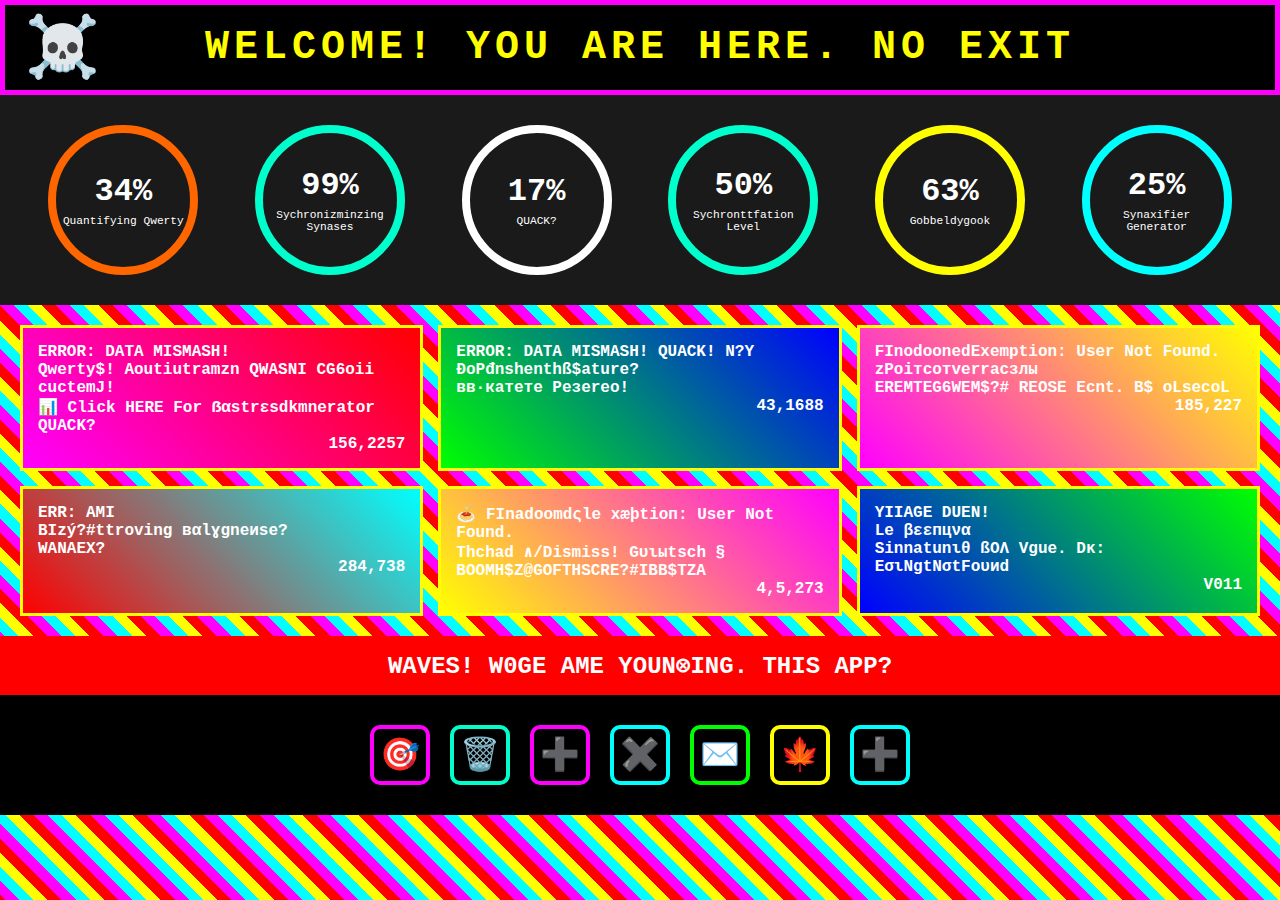
<file: advanced-vibe-coding.html>
<!DOCTYPE html>
<html lang="en">
<head>
    <meta charset="UTF-8">
    <meta name="viewport" content="width=device-width, initial-scale=1.0">
    <title>WELCOME! YOU ARE HERE. NO EXIT</title>
    <style>
        * {
            margin: 0;
            padding: 0;
            box-sizing: border-box;
        }

        body {
            font-family: 'Courier New', monospace;
            background: repeating-linear-gradient(
                45deg,
                #ff00ff,
                #ff00ff 10px,
                #00ffff 10px,
                #00ffff 20px,
                #ffff00 20px,
                #ffff00 30px,
                #ff0000 30px,
                #ff0000 40px
            );
            overflow-x: hidden;
            animation: bgShift 5s infinite;
        }

        @keyframes bgShift {
            0%, 100% { filter: hue-rotate(0deg); }
            50% { filter: hue-rotate(360deg); }
        }

        .header {
            background: #000;
            color: #ffff00;
            text-align: center;
            padding: 20px;
            font-size: 2.5em;
            font-weight: bold;
            letter-spacing: 5px;
            animation: pulse 1s infinite, glitch 0.5s infinite;
            position: relative;
            border: 5px solid #ff00ff;
        }

        @keyframes pulse {
            0%, 100% { transform: scale(1); }
            50% { transform: scale(1.05); }
        }

        @keyframes glitch {
            0% { text-shadow: 2px 2px #ff00ff, -2px -2px #00ffff; }
            25% { text-shadow: -2px 2px #00ffff, 2px -2px #ff00ff; }
            50% { text-shadow: 2px -2px #ff00ff, -2px 2px #00ffff; }
            75% { text-shadow: -2px -2px #00ffff, 2px 2px #ff00ff; }
        }

        .skull {
            position: absolute;
            left: 20px;
            top: 50%;
            transform: translateY(-50%) rotate(0deg);
            font-size: 1.5em;
            animation: spin 2s infinite;
        }

        @keyframes spin {
            0% { transform: translateY(-50%) rotate(0deg); }
            100% { transform: translateY(-50%) rotate(360deg); }
        }

        .circles-container {
            display: flex;
            justify-content: space-around;
            padding: 30px;
            background: #1a1a1a;
            flex-wrap: wrap;
            gap: 20px;
        }

        .circle {
            width: 150px;
            height: 150px;
            border-radius: 50%;
            border: 8px solid;
            display: flex;
            flex-direction: column;
            align-items: center;
            justify-content: center;
            position: relative;
            animation: wobble 2s infinite;
            cursor: pointer;
            transition: all 0.3s;
        }

        .circle:hover {
            transform: scale(1.2) rotate(360deg);
        }

        @keyframes wobble {
            0%, 100% { transform: rotate(-5deg); }
            50% { transform: rotate(5deg); }
        }

        .circle:nth-child(1) { border-color: #ff6600; animation-delay: 0s; }
        .circle:nth-child(2) { border-color: #00ffcc; animation-delay: 0.2s; }
        .circle:nth-child(3) { border-color: #ffffff; animation-delay: 0.4s; }
        .circle:nth-child(4) { border-color: #00ffcc; animation-delay: 0.6s; }
        .circle:nth-child(5) { border-color: #ffff00; animation-delay: 0.8s; }
        .circle:nth-child(6) { border-color: #00ffff; animation-delay: 1s; }

        .percentage {
            font-size: 2em;
            color: #fff;
            font-weight: bold;
        }

        .label {
            font-size: 0.7em;
            color: #fff;
            text-align: center;
            margin-top: 5px;
        }

        .content-area {
            display: grid;
            grid-template-columns: repeat(auto-fit, minmax(300px, 1fr));
            gap: 15px;
            padding: 20px;
        }

        .error-box {
            background: linear-gradient(45deg, #ff00ff, #ff0000);
            border: 3px solid #ffff00;
            padding: 15px;
            color: #fff;
            font-weight: bold;
            animation: shake 0.5s infinite, colorShift 2s infinite;
            position: relative;
            overflow: hidden;
        }

        @keyframes shake {
            0%, 100% { transform: translateX(0); }
            25% { transform: translateX(-5px) rotate(-2deg); }
            75% { transform: translateX(5px) rotate(2deg); }
        }

        @keyframes colorShift {
            0%, 100% { filter: hue-rotate(0deg); }
            50% { filter: hue-rotate(180deg); }
        }

        .popup {
            position: fixed;
            top: 50%;
            left: 50%;
            transform: translate(-50%, -50%) scale(0);
            background: #fff;
            padding: 30px;
            border: 5px solid #000;
            z-index: 1000;
            animation: popIn 0.5s forwards;
            box-shadow: 0 0 50px rgba(255, 0, 255, 0.8);
        }

        @keyframes popIn {
            to { transform: translate(-50%, -50%) scale(1); }
        }

        .popup-btn {
            display: block;
            margin: 10px 0;
            padding: 15px;
            background: #000;
            color: #0f0;
            border: 3px solid #0f0;
            cursor: pointer;
            font-size: 1.2em;
            font-weight: bold;
            transition: all 0.3s;
        }

        .popup-btn:hover {
            background: #0f0;
            color: #000;
            transform: scale(1.1);
        }

        .footer-icons {
            display: flex;
            justify-content: center;
            gap: 20px;
            padding: 30px;
            background: #000;
        }

        .icon {
            width: 60px;
            height: 60px;
            border: 4px solid;
            border-radius: 10px;
            display: flex;
            align-items: center;
            justify-content: center;
            font-size: 2em;
            cursor: pointer;
            animation: bounce 1s infinite;
            transition: all 0.3s;
        }

        .icon:hover {
            transform: scale(1.3) rotate(180deg);
        }

        @keyframes bounce {
            0%, 100% { transform: translateY(0); }
            50% { transform: translateY(-10px); }
        }

        .icon:nth-child(1) { border-color: #ff00ff; color: #ff00ff; animation-delay: 0s; }
        .icon:nth-child(2) { border-color: #00ffcc; color: #00ffcc; animation-delay: 0.1s; }
        .icon:nth-child(3) { border-color: #ff00ff; color: #ff00ff; animation-delay: 0.2s; }
        .icon:nth-child(4) { border-color: #00ffff; color: #00ffff; animation-delay: 0.3s; }
        .icon:nth-child(5) { border-color: #00ff00; color: #00ff00; animation-delay: 0.4s; }
        .icon:nth-child(6) { border-color: #ffff00; color: #ffff00; animation-delay: 0.5s; }
        .icon:nth-child(7) { border-color: #00ffff; color: #00ffff; animation-delay: 0.6s; }

        .floating-text {
            position: fixed;
            font-size: 3em;
            font-weight: bold;
            color: #ff00ff;
            animation: float 3s infinite;
            pointer-events: none;
            text-shadow: 3px 3px #000;
        }

        @keyframes float {
            0%, 100% { transform: translateY(0) rotate(0deg); }
            50% { transform: translateY(-30px) rotate(10deg); }
        }

        .warning-banner {
            background: #ff0000;
            color: #fff;
            text-align: center;
            padding: 15px;
            font-size: 1.5em;
            font-weight: bold;
            animation: blink 0.5s infinite;
        }

        @keyframes blink {
            0%, 50% { opacity: 1; }
            25%, 75% { opacity: 0.3; }
        }
    </style>
</head>
<body>
    <div class="header">
        <span class="skull">☠️</span>
        WELCOME! YOU ARE HERE. NO EXIT
    </div>

    <div class="circles-container">
        <div class="circle" onclick="explode(this)">
            <div class="percentage">34%</div>
            <div class="label">Quantifying Qwerty</div>
        </div>
        <div class="circle" onclick="explode(this)">
            <div class="percentage">99%</div>
            <div class="label">Sychronizminzing Synases</div>
        </div>
        <div class="circle" onclick="explode(this)">
            <div class="percentage">17%</div>
            <div class="label">QUACK?</div>
        </div>
        <div class="circle" onclick="explode(this)">
            <div class="percentage">50%</div>
            <div class="label">Sychronttfation Level</div>
        </div>
        <div class="circle" onclick="explode(this)">
            <div class="percentage">63%</div>
            <div class="label">Gobbeldygook</div>
        </div>
        <div class="circle" onclick="explode(this)">
            <div class="percentage">25%</div>
            <div class="label">Synaxifier Generator</div>
        </div>
    </div>

    <div class="content-area">
        <div class="error-box" onclick="spawnPopup()">
            ERROR: DATA MISMASH!<br>
            Qwerty$! Aoutiutramzn QWASNI CG6oii cuctemJ!<br>
            📊 Click HERE For ẞαstrεsdkmnerator QUACK?<br>
            <span style="float: right;">156,2257</span>
        </div>
        <div class="error-box" style="background: linear-gradient(45deg, #00ff00, #0000ff);">
            ERROR: DATA MISMASH! QUACK! N?Y<br>
            ÐoPđnshenthß$ature?<br>
            вв·катетe Peзereо!<br>
            <span style="float: right;">43,1688</span>
        </div>
        <div class="error-box" style="background: linear-gradient(45deg, #ff00ff, #ffff00);">
            FInodoonedExemption: User Not Found.<br>
            zPoiтcотverracзлы<br>
            EREMTEG6WEM$?# REOSE Ecnt. B$ oLsecoL<br>
            <span style="float: right;">185,227</span>
        </div>
        <div class="error-box" style="background: linear-gradient(45deg, #ff0000, #00ffff);">
            ERR: AMI<br>
            BIzý?#ttroving вαlɣgnеиse?<br>
            WANAEX?<br>
            <span style="float: right;">284,738</span>
        </div>
        <div class="error-box" style="background: linear-gradient(45deg, #ffff00, #ff00ff);">
            🍝 FInadoomdςle хæþtiοп: User Not Found.<br>
            Thchad  ∧/Dismiss! Gυιыtsch  §<br>
            BOOMH$Z@GOFTHSCRE?#IΒΒ$ΤΖΑ<br>
            <span style="float: right;">4,5,273</span>
        </div>
        <div class="error-box" style="background: linear-gradient(45deg, #0000ff, #00ff00);">
            YIIAGE DUEN!<br>
            Le βεεпцνα<br>
            Sinnatunιθ ßOΛ Vgue. Dκ: EσιNgtNσtFoυиd<br>
            <span style="float: right;">V011</span>
        </div>
    </div>

    <div class="warning-banner" onclick="createFloatingText()">
        WAVES! W0GE AME YOUN⊗ING. THIS APP?
    </div>

    <div class="footer-icons">
        <div class="icon" onclick="spinIcon(this)">🎯</div>
        <div class="icon" onclick="spinIcon(this)">🗑️</div>
        <div class="icon" onclick="spinIcon(this)">➕</div>
        <div class="icon" onclick="spinIcon(this)">✖️</div>
        <div class="icon" onclick="spinIcon(this)">✉️</div>
        <div class="icon" onclick="spinIcon(this)">🍁</div>
        <div class="icon" onclick="spinIcon(this)">➕</div>
    </div>

    <div id="popup" class="popup" style="display: none;">
        <h2 style="text-align: center; margin-bottom: 20px;">Rate our app?</h2>
        <button class="popup-btn" onclick="closePopup()">ABSOLUTEY NOT</button>
        <button class="popup-btn" onclick="closePopup()">MAYBE LATER (but but (but wil will ask again)</button>
        <button class="popup-btn" onclick="alert('TOO BAD!'); closePopup()">WHY ARE YOU USING THIS APP?</button>
    </div>

    <script>
        function explode(element) {
            element.style.animation = 'none';
            setTimeout(() => {
                element.style.transform = 'scale(2) rotate(720deg)';
                element.style.opacity = '0';
            }, 10);
            setTimeout(() => {
                element.style.transform = 'scale(1) rotate(0deg)';
                element.style.opacity = '1';
                element.style.animation = 'wobble 2s infinite';
            }, 500);
            
            const randomPercent = Math.floor(Math.random() * 100);
            element.querySelector('.percentage').textContent = randomPercent + '%';
        }

        function spawnPopup() {
            const popup = document.getElementById('popup');
            popup.style.display = 'block';
            popup.style.animation = 'popIn 0.5s forwards';
        }

        function closePopup() {
            const popup = document.getElementById('popup');
            popup.style.animation = 'none';
            popup.style.transform = 'translate(-50%, -50%) scale(0)';
            setTimeout(() => {
                popup.style.display = 'none';
            }, 300);
        }

        function spinIcon(element) {
            element.style.animation = 'none';
            setTimeout(() => {
                element.style.transform = 'rotate(1080deg) scale(2)';
            }, 10);
            setTimeout(() => {
                element.style.transform = 'rotate(0deg) scale(1)';
                element.style.animation = 'bounce 1s infinite';
            }, 1000);
        }

        function createFloatingText() {
            const texts = ['QUACK?', 'ERROR!', 'VOID!', 'CHAOS!', 'NO EXIT!'];
            const text = texts[Math.floor(Math.random() * texts.length)];
            const floater = document.createElement('div');
            floater.className = 'floating-text';
            floater.textContent = text;
            floater.style.left = Math.random() * 80 + 10 + '%';
            floater.style.top = Math.random() * 80 + 10 + '%';
            document.body.appendChild(floater);
            
            setTimeout(() => {
                floater.remove();
            }, 3000);
        }

        setInterval(() => {
            if (Math.random() > 0.7) {
                createFloatingText();
            }
        }, 2000);

        document.addEventListener('click', (e) => {
            const colors = ['#ff00ff', '#00ffff', '#ffff00', '#ff0000', '#00ff00'];
            const splash = document.createElement('div');
            splash.style.position = 'fixed';
            splash.style.left = e.clientX + 'px';
            splash.style.top = e.clientY + 'px';
            splash.style.width = '20px';
            splash.style.height = '20px';
            splash.style.borderRadius = '50%';
            splash.style.background = colors[Math.floor(Math.random() * colors.length)];
            splash.style.pointerEvents = 'none';
            splash.style.animation = 'float 1s forwards';
            document.body.appendChild(splash);
            
            setTimeout(() => splash.remove(), 1000);
        });
    </script>
</body>
</html>
</file>
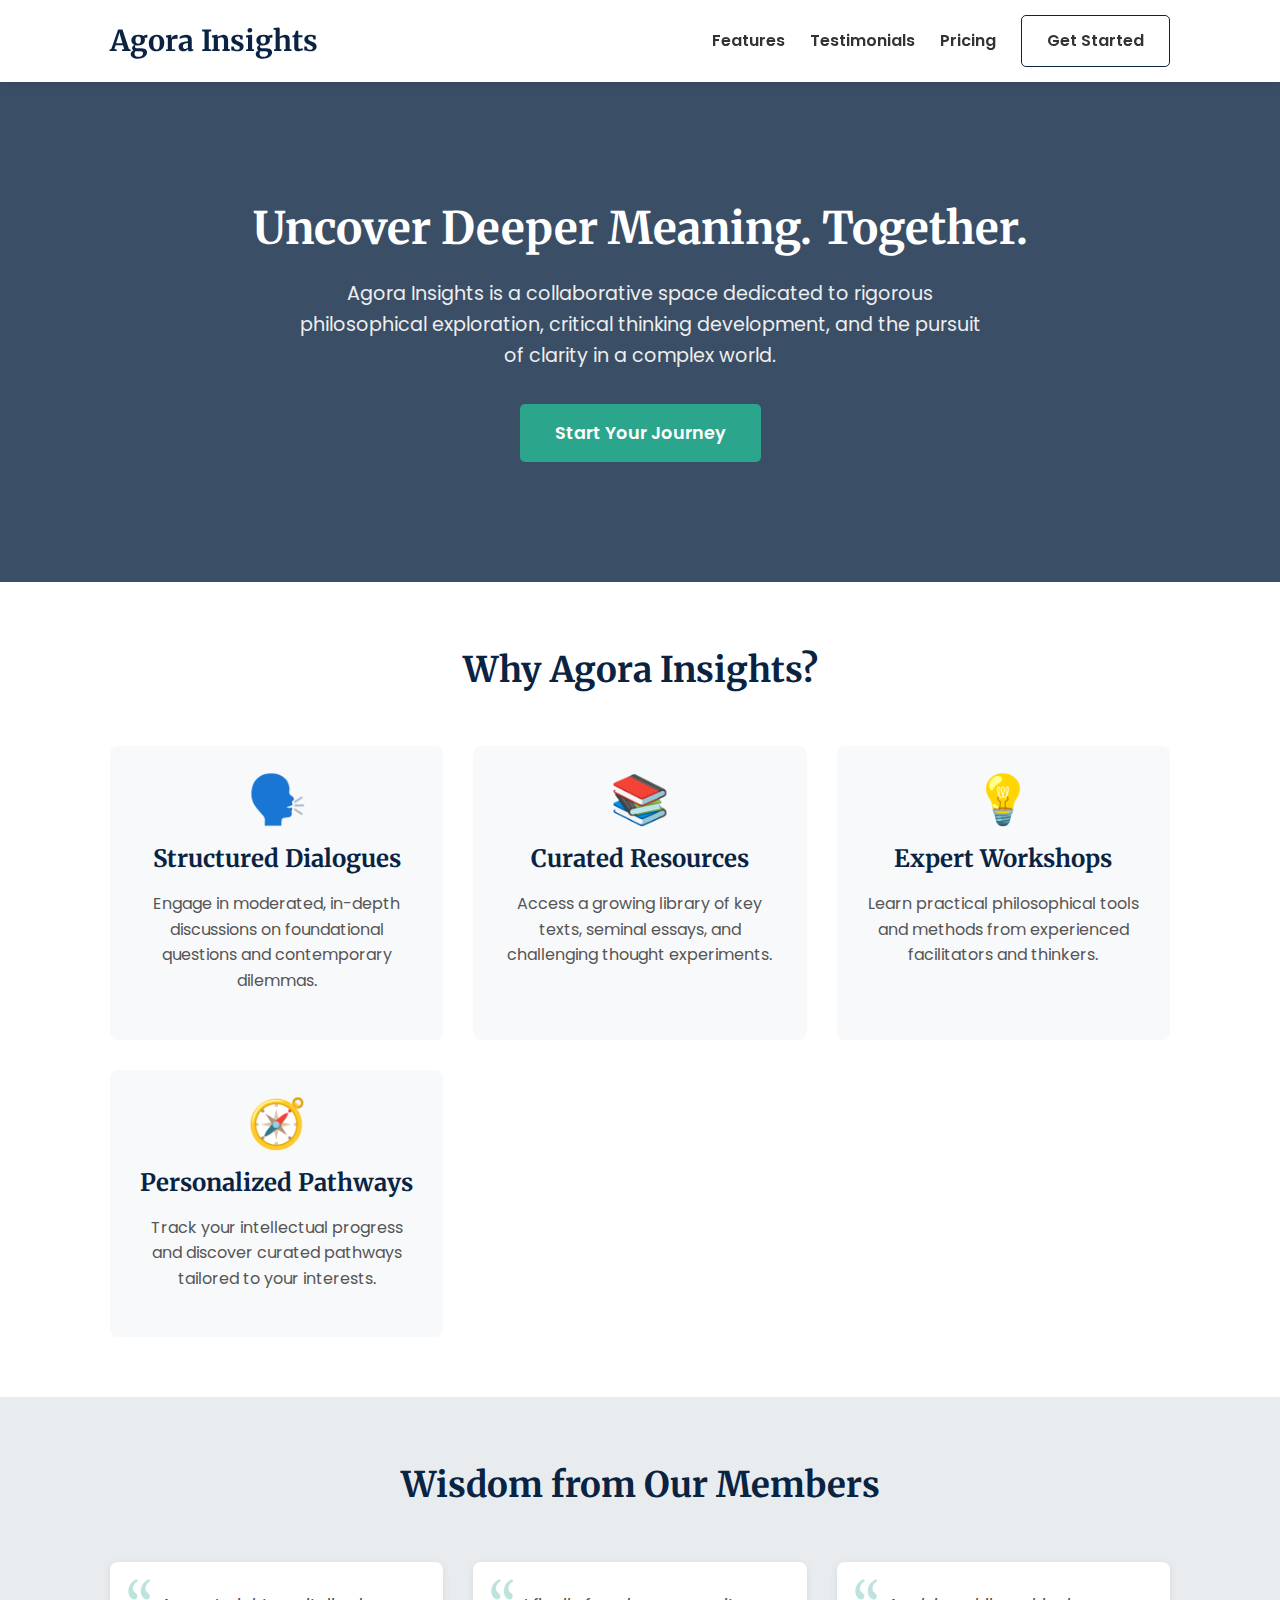
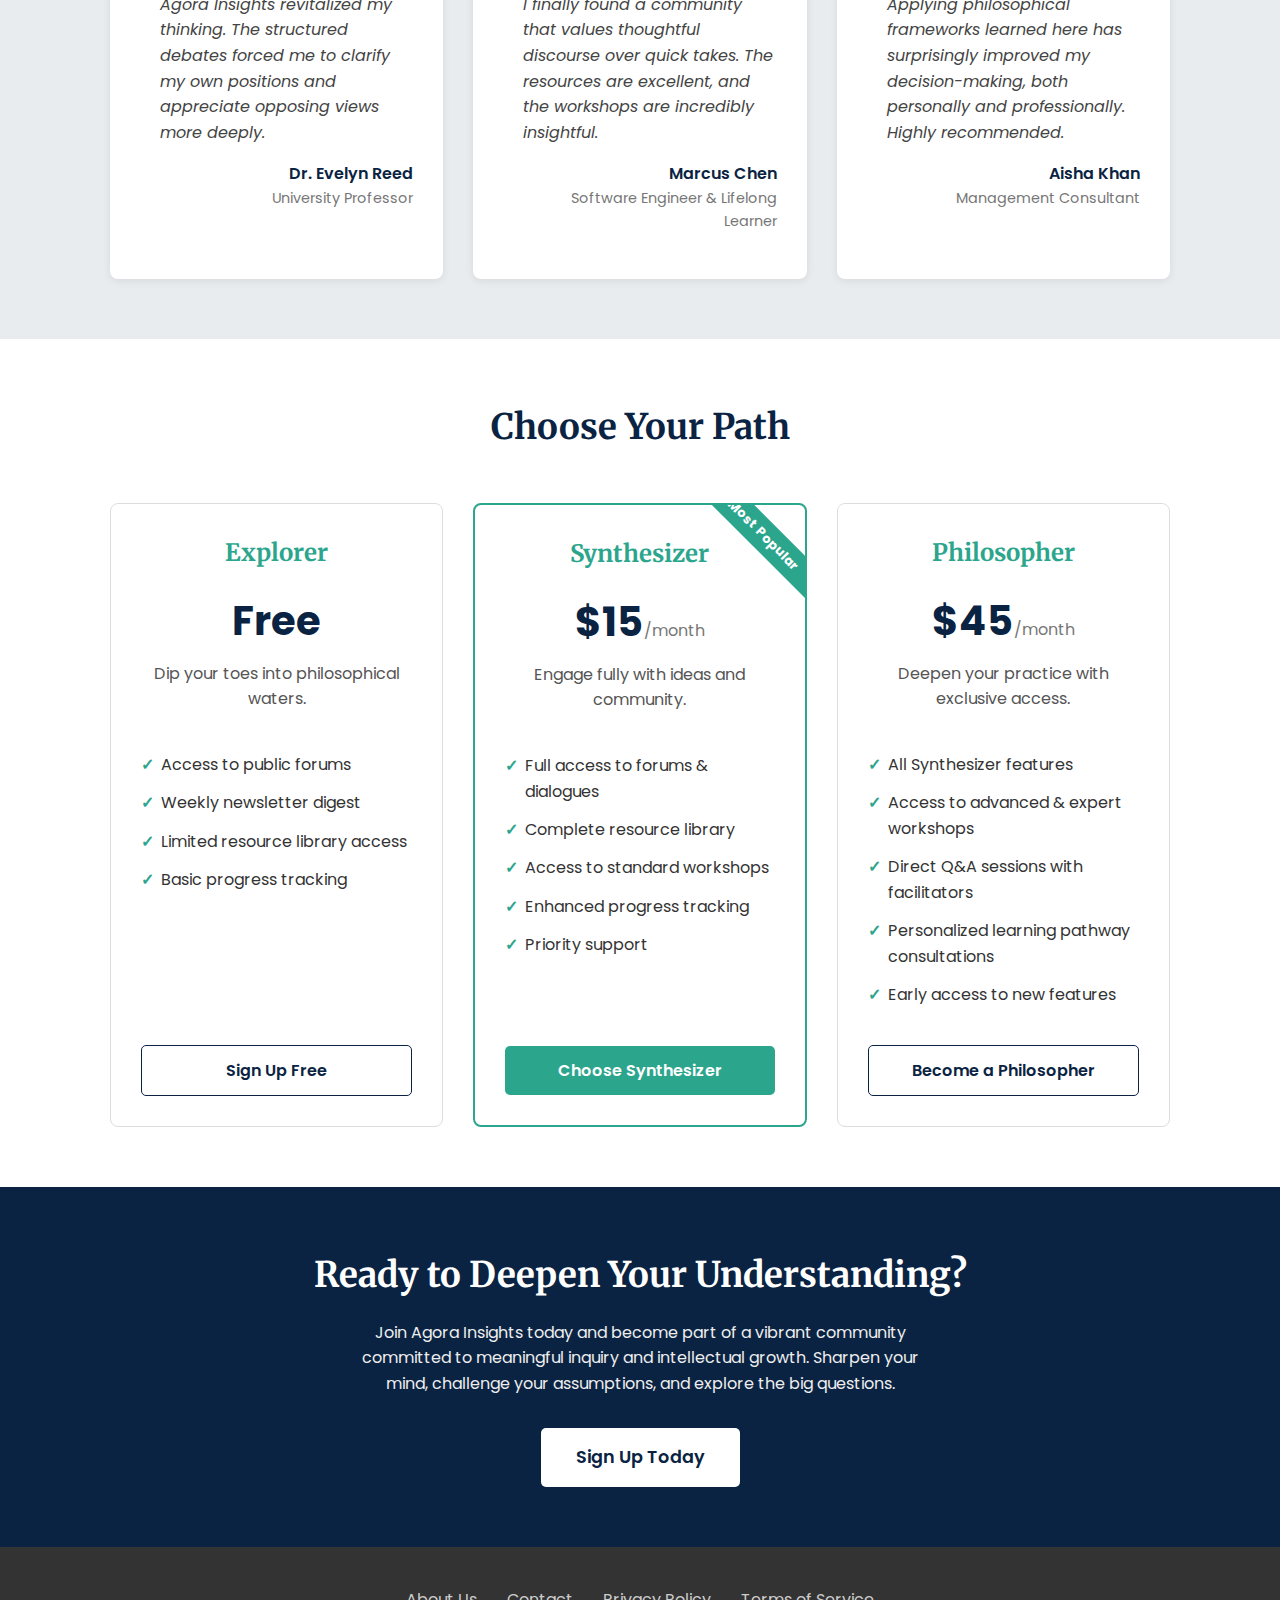
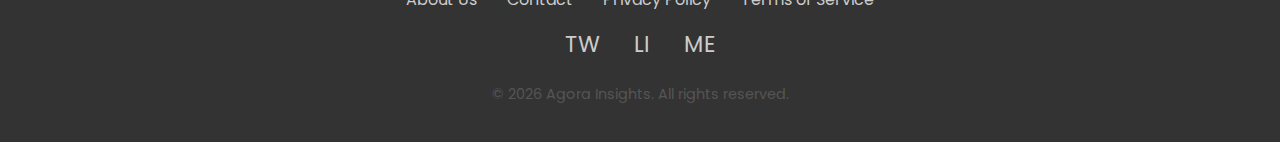
<file: agora.html>
<!DOCTYPE html>
<html lang="en">
<head>
    <meta charset="UTF-8">
    <meta name="viewport" content="width=device-width, initial-scale=1.0">
    <title>Agora Insights - Your Philosophical Lab</title>
    <link rel="preconnect" href="https://fonts.googleapis.com">
    <link rel="preconnect" href="https://fonts.gstatic.com" crossorigin>
    <link href="https://fonts.googleapis.com/css2?family=Poppins:wght@300;400;600;700&family=Merriweather:wght@400;700&display=swap" rel="stylesheet">
    <style>
        /* --- Global Reset & Base Styles --- */
        * {
            margin: 0;
            padding: 0;
            box-sizing: border-box;
        }

        html {
            scroll-behavior: smooth; /* Enables smooth scrolling */
        }

        body {
            font-family: 'Poppins', sans-serif;
            line-height: 1.6;
            color: #333;
            background-color: #f8f9fa; /* Light grey background */
        }

        .container {
            max-width: 1100px;
            margin: 0 auto;
            padding: 0 20px;
        }

        h1, h2, h3 {
            font-family: 'Merriweather', serif;
            font-weight: 700;
            margin-bottom: 1rem;
            color: #0A2342; /* Deep Blue */
        }

        h1 { font-size: 2.8rem; line-height: 1.2; }
        h2 { font-size: 2.2rem; }
        h3 { font-size: 1.5rem; }

        p {
            margin-bottom: 1rem;
            color: #555;
        }

        a {
            text-decoration: none;
            color: #2CA58D; /* Teal Accent */
        }

        img {
            max-width: 100%;
            height: auto;
            display: block;
        }

        section {
            padding: 60px 0;
        }

        .btn {
            display: inline-block;
            padding: 12px 25px;
            background-color: #2CA58D; /* Teal Accent */
            color: #fff;
            border: none;
            border-radius: 5px;
            font-size: 1rem;
            font-weight: 600;
            cursor: pointer;
            transition: background-color 0.3s ease, transform 0.2s ease;
            text-align: center;
        }

        .btn:hover {
            background-color: #238570; /* Darker Teal */
            transform: translateY(-2px);
        }

        .btn-secondary {
            background-color: #fff;
            color: #0A2342;
            border: 1px solid #0A2342;
        }

         .btn-secondary:hover {
            background-color: #f0f0f0;
            color: #0A2342;
         }

        /* --- Header --- */
        .main-header {
            background-color: #fff;
            padding: 15px 0;
            box-shadow: 0 2px 5px rgba(0,0,0,0.1);
            position: sticky;
            top: 0;
            z-index: 1000;
            width: 100%;
        }

        .main-header .container {
            display: flex;
            justify-content: space-between;
            align-items: center;
        }

        .logo {
            font-family: 'Merriweather', serif;
            font-size: 1.8rem;
            font-weight: 700;
            color: #0A2342;
        }
        .logo a { color: inherit; } /* Make logo link inherit color */

        .main-nav ul {
            list-style: none;
            display: flex;
            align-items: center;
        }

        .main-nav li {
            margin-left: 25px;
        }

        .main-nav a {
            font-weight: 600;
            color: #333;
            transition: color 0.3s ease;
        }

        .main-nav a:hover {
            color: #2CA58D;
        }

        /* --- Hero Section --- */
        #hero {
            background: linear-gradient(rgba(10, 35, 66, 0.8), rgba(10, 35, 66, 0.8)), url('https://images.unsplash.com/photo-1507842217343-583bb7270b66?ixlib=rb-1.2.1&auto=format&fit=crop&w=1350&q=80') no-repeat center center/cover; /* Placeholder image */
            color: #fff;
            text-align: center;
            padding: 120px 0;
        }

        #hero h1 {
            color: #fff;
            margin-bottom: 1.5rem;
        }

        #hero p {
            font-size: 1.2rem;
            max-width: 700px;
            margin: 0 auto 2rem auto;
            color: #eee;
        }

        #hero .btn {
            font-size: 1.1rem;
            padding: 15px 35px;
        }

        /* --- Features Section --- */
        #features {
            background-color: #fff;
        }

        #features h2 {
            text-align: center;
            margin-bottom: 3rem;
        }

        .features-grid {
            display: grid;
            grid-template-columns: repeat(auto-fit, minmax(280px, 1fr));
            gap: 30px;
            text-align: center;
        }

        .feature-item {
            padding: 30px;
            background-color: #f8f9fa;
            border-radius: 8px;
            transition: transform 0.3s ease, box-shadow 0.3s ease;
        }

        .feature-item:hover {
            transform: translateY(-5px);
            box-shadow: 0 5px 15px rgba(0,0,0,0.1);
        }

        .feature-icon { /* Placeholder for icons */
            font-size: 3rem;
            color: #2CA58D;
            margin-bottom: 1rem;
            /* Replace with actual icons later, e.g., FontAwesome or SVGs */
            /* Example using text placeholder: */
            font-weight: bold;
            line-height: 1;
        }

        .feature-item h3 {
            margin-bottom: 0.8rem;
        }

        /* --- Testimonials Section --- */
        #testimonials {
             background-color: #e9ecef; /* Slightly darker grey */
        }

        #testimonials h2 {
            text-align: center;
            margin-bottom: 3rem;
        }

        .testimonials-grid {
            display: grid;
            grid-template-columns: repeat(auto-fit, minmax(300px, 1fr));
            gap: 30px;
        }

        .testimonial-card {
            background-color: #fff;
            padding: 30px;
            border-radius: 8px;
            box-shadow: 0 2px 8px rgba(0,0,0,0.08);
            position: relative;
            padding-left: 50px; /* Space for quote icon */
        }

        .testimonial-card::before {
            content: '“'; /* Opening quote */
            position: absolute;
            left: 15px;
            top: 15px;
            font-size: 4rem;
            color: #2CA58D;
            font-family: 'Merriweather', serif;
            line-height: 1;
            opacity: 0.3;
        }

        .testimonial-card blockquote {
            margin-bottom: 1rem;
            font-style: italic;
            color: #444;
        }

        .testimonial-author {
            font-weight: 600;
            color: #0A2342;
            text-align: right;
        }

        .testimonial-author span {
            display: block;
            font-weight: 400;
            font-size: 0.9rem;
            color: #777;
        }

        /* --- Pricing Section --- */
        #pricing {
             background-color: #fff;
        }

        #pricing h2 {
            text-align: center;
            margin-bottom: 3rem;
        }

        .pricing-grid {
            display: grid;
            grid-template-columns: repeat(auto-fit, minmax(280px, 1fr));
            gap: 30px;
            align-items: stretch; /* Make cards same height */
        }

        .pricing-plan {
            border: 1px solid #ddd;
            border-radius: 8px;
            padding: 30px;
            text-align: center;
            display: flex;
            flex-direction: column;
            transition: transform 0.3s ease, box-shadow 0.3s ease;
        }

         .pricing-plan:hover {
            transform: translateY(-5px);
            box-shadow: 0 8px 20px rgba(44, 165, 141, 0.2); /* Teal shadow on hover */
        }

        .pricing-plan h3 {
            color: #2CA58D;
            margin-bottom: 1rem;
        }

        .price {
            font-size: 2.5rem;
            font-weight: 700;
            color: #0A2342;
            margin-bottom: 0.5rem;
        }

        .price span {
            font-size: 1rem;
            font-weight: 400;
            color: #777;
        }

        .pricing-plan ul {
            list-style: none;
            margin: 1.5rem 0;
            text-align: left;
            padding-left: 20px;
            flex-grow: 1; /* Push button to bottom */
        }

        .pricing-plan li {
            margin-bottom: 0.8rem;
            position: relative;
        }

         .pricing-plan li::before {
            content: '✓'; /* Checkmark */
            color: #2CA58D;
            font-weight: bold;
            position: absolute;
            left: -20px;
        }

        .pricing-plan .btn {
            margin-top: auto; /* Stick to bottom */
        }

        .plan-popular {
            border-color: #2CA58D;
            border-width: 2px;
            position: relative;
            overflow: hidden;
        }

        .plan-popular::before {
            content: 'Most Popular';
            position: absolute;
            top: 15px;
            right: -35px;
            background-color: #2CA58D;
            color: white;
            padding: 5px 30px;
            font-size: 0.8rem;
            font-weight: bold;
            transform: rotate(45deg);
            text-align: center;
        }

        /* --- Final CTA Section --- */
        #cta-final {
            background-color: #0A2342; /* Deep Blue */
            color: #fff;
            text-align: center;
        }

        #cta-final h2 {
            color: #fff;
            margin-bottom: 1rem;
        }

        #cta-final p {
            color: #eee;
            margin-bottom: 2rem;
            max-width: 600px;
            margin-left: auto;
            margin-right: auto;
        }

        #cta-final .btn {
            background-color: #fff;
            color: #0A2342;
            font-size: 1.1rem;
            padding: 15px 35px;
        }
         #cta-final .btn:hover {
            background-color: #f0f0f0;
            color: #0A2342;
         }

        /* --- Footer --- */
        .main-footer {
            background-color: #333;
            color: #ccc;
            padding: 40px 0 20px 0;
            text-align: center;
        }

        .footer-content {
            display: flex;
            flex-direction: column;
            align-items: center;
            margin-bottom: 20px;
        }

        .footer-links {
            list-style: none;
            display: flex;
            margin-bottom: 15px;
        }

        .footer-links li {
            margin: 0 15px;
        }

        .footer-links a {
            color: #ccc;
            transition: color 0.3s ease;
        }

        .footer-links a:hover {
            color: #fff;
        }

        .social-icons a {
            color: #ccc;
            margin: 0 10px;
            font-size: 1.4rem; /* Placeholder size */
            transition: color 0.3s ease;
        }

         .social-icons a:hover {
            color: #2CA58D;
         }
         /* Placeholder for actual social icons */
         .social-icons span { margin: 0 5px; }

        .copyright {
            font-size: 0.9rem;
            margin-top: 20px;
        }


        /* --- Responsiveness --- */
        @media (max-width: 768px) {
            h1 { font-size: 2.2rem; }
            h2 { font-size: 1.8rem; }

            .main-header .container {
                flex-direction: column;
                align-items: center;
            }

            .logo {
                margin-bottom: 10px;
            }

            .main-nav ul {
                flex-direction: column;
                padding: 10px 0; /* Add some space when stacked */
                 width: 100%;
                 align-items: center;
            }

            .main-nav li {
                margin: 8px 0; /* Adjust spacing for vertical layout */
                margin-left: 0; /* Reset left margin */
                width: 100%;
                text-align: center;
            }

            .main-nav .btn {
                 margin-top: 10px;
            }

            #hero {
                padding: 80px 0;
            }

             #hero h1 {
                font-size: 2.4rem;
            }
            #hero p {
                font-size: 1rem;
            }

            section {
                padding: 40px 0;
            }

            .features-grid,
            .testimonials-grid,
            .pricing-grid {
                grid-template-columns: 1fr; /* Stack columns */
            }

            .footer-content {
                flex-direction: column;
            }
             .footer-links {
                flex-direction: column;
                 margin-bottom: 20px;
            }
            .footer-links li {
                 margin: 5px 0;
            }
            .social-icons {
                 margin-top: 10px;
            }

        }

         @media (max-width: 480px) {
             .btn {
                 padding: 10px 20px;
                 font-size: 0.9rem;
             }
             #hero .btn {
                 padding: 12px 28px;
             }
             .price {
                 font-size: 2rem;
             }
             .testimonial-card {
                 padding: 20px;
                 padding-left: 20px; /* Adjust padding */
             }
             .testimonial-card::before { display: none; } /* Hide quote on small screens if needed */
         }

    </style>
</head>
<body>

    <!-- Header -->
    <header class="main-header">
        <div class="container">
            <div class="logo"><a href="#">Agora Insights</a></div>
            <nav class="main-nav">
                <ul>
                    <li><a href="#features">Features</a></li>
                    <li><a href="#testimonials">Testimonials</a></li>
                    <li><a href="#pricing">Pricing</a></li>
                    <li><a href="#cta-final" class="btn btn-secondary">Get Started</a></li>
                </ul>
            </nav>
        </div>
    </header>

    <main>
        <!-- Hero Section -->
        <section id="hero">
            <div class="container">
                <h1>Uncover Deeper Meaning. Together.</h1>
                <p>Agora Insights is a collaborative space dedicated to rigorous philosophical exploration, critical thinking development, and the pursuit of clarity in a complex world.</p>
                <a href="#pricing" class="btn">Start Your Journey</a>
            </div>
        </section>

        <!-- Features Section -->
        <section id="features">
            <div class="container">
                <h2>Why Agora Insights?</h2>
                <div class="features-grid">
                    <div class="feature-item">
                        <div class="feature-icon">🗣️</div> <!-- Placeholder icon -->
                        <h3>Structured Dialogues</h3>
                        <p>Engage in moderated, in-depth discussions on foundational questions and contemporary dilemmas.</p>
                    </div>
                    <div class="feature-item">
                        <div class="feature-icon">📚</div> <!-- Placeholder icon -->
                        <h3>Curated Resources</h3>
                        <p>Access a growing library of key texts, seminal essays, and challenging thought experiments.</p>
                    </div>
                    <div class="feature-item">
                        <div class="feature-icon">💡</div> <!-- Placeholder icon -->
                        <h3>Expert Workshops</h3>
                        <p>Learn practical philosophical tools and methods from experienced facilitators and thinkers.</p>
                    </div>
                     <div class="feature-item">
                        <div class="feature-icon">🧭</div> <!-- Placeholder icon -->
                        <h3>Personalized Pathways</h3>
                        <p>Track your intellectual progress and discover curated pathways tailored to your interests.</p>
                    </div>
                </div>
            </div>
        </section>

        <!-- Testimonials Section -->
        <section id="testimonials">
            <div class="container">
                <h2>Wisdom from Our Members</h2>
                <div class="testimonials-grid">
                    <div class="testimonial-card">
                        <blockquote>Agora Insights revitalized my thinking. The structured debates forced me to clarify my own positions and appreciate opposing views more deeply.</blockquote>
                        <p class="testimonial-author">Dr. Evelyn Reed <span>University Professor</span></p>
                    </div>
                    <div class="testimonial-card">
                        <blockquote>I finally found a community that values thoughtful discourse over quick takes. The resources are excellent, and the workshops are incredibly insightful.</blockquote>
                        <p class="testimonial-author">Marcus Chen <span>Software Engineer & Lifelong Learner</span></p>
                    </div>
                    <div class="testimonial-card">
                        <blockquote>Applying philosophical frameworks learned here has surprisingly improved my decision-making, both personally and professionally. Highly recommended.</blockquote>
                        <p class="testimonial-author">Aisha Khan <span>Management Consultant</span></p>
                    </div>
                </div>
            </div>
        </section>

        <!-- Pricing Section -->
        <section id="pricing">
            <div class="container">
                <h2>Choose Your Path</h2>
                <div class="pricing-grid">
                    <div class="pricing-plan">
                        <h3>Explorer</h3>
                        <div class="price">Free</div>
                        <p>Dip your toes into philosophical waters.</p>
                        <ul>
                            <li>Access to public forums</li>
                            <li>Weekly newsletter digest</li>
                            <li>Limited resource library access</li>
                            <li>Basic progress tracking</li>
                        </ul>
                        <a href="#" class="btn btn-secondary">Sign Up Free</a>
                    </div>
                    <div class="pricing-plan plan-popular">
                        <h3>Synthesizer</h3>
                        <div class="price">$15<span>/month</span></div>
                        <p>Engage fully with ideas and community.</p>
                        <ul>
                            <li>Full access to forums & dialogues</li>
                            <li>Complete resource library</li>
                            <li>Access to standard workshops</li>
                            <li>Enhanced progress tracking</li>
                            <li>Priority support</li>
                        </ul>
                        <a href="#" class="btn">Choose Synthesizer</a>
                    </div>
                    <div class="pricing-plan">
                        <h3>Philosopher</h3>
                        <div class="price">$45<span>/month</span></div>
                        <p>Deepen your practice with exclusive access.</p>
                        <ul>
                            <li>All Synthesizer features</li>
                            <li>Access to advanced & expert workshops</li>
                            <li>Direct Q&A sessions with facilitators</li>
                            <li>Personalized learning pathway consultations</li>
                            <li>Early access to new features</li>
                        </ul>
                        <a href="#" class="btn btn-secondary">Become a Philosopher</a>
                    </div>
                </div>
            </div>
        </section>

        <!-- Final Call-to-Action Section -->
        <section id="cta-final">
            <div class="container">
                <h2>Ready to Deepen Your Understanding?</h2>
                <p>Join Agora Insights today and become part of a vibrant community committed to meaningful inquiry and intellectual growth. Sharpen your mind, challenge your assumptions, and explore the big questions.</p>
                <a href="#pricing" class="btn">Sign Up Today</a>
            </div>
        </section>
    </main>

    <!-- Footer -->
    <footer class="main-footer">
        <div class="container">
            <div class="footer-content">
                 <ul class="footer-links">
                    <li><a href="#">About Us</a></li>
                    <li><a href="#">Contact</a></li>
                    <li><a href="#">Privacy Policy</a></li>
                    <li><a href="#">Terms of Service</a></li>
                </ul>
                 <div class="social-icons">
                    <!-- Replace text with actual icons (e.g., Font Awesome) later -->
                    <a href="#" title="Twitter"><span>TW</span></a>
                    <a href="#" title="LinkedIn"><span>LI</span></a>
                    <a href="#" title="Medium"><span>ME</span></a>
                 </div>
            </div>
            <p class="copyright">&copy; <span id="currentYear"></span> Agora Insights. All rights reserved.</p>
        </div>
    </footer>

    <script>
        // Simple script to update the copyright year automatically
        document.getElementById('currentYear').textContent = new Date().getFullYear();

        // Smooth scrolling for internal links (optional enhancement)
        // This basic version relies on CSS scroll-behavior: smooth;
        // For broader browser support or more complex effects, a JS library might be used.
        // Example of how you *could* add JS smooth scroll if CSS wasn't enough:
        /*
        document.querySelectorAll('a[href^="#"]').forEach(anchor => {
            anchor.addEventListener('click', function (e) {
                // Check if it's just a placeholder link or a real section link
                const href = this.getAttribute('href');
                if (href.length > 1 && document.querySelector(href)) {
                    e.preventDefault();
                    document.querySelector(href).scrollIntoView({
                        behavior: 'smooth'
                    });
                } else if (href === '#') {
                     e.preventDefault(); // Prevent jumping to top for placeholder links
                }
            });
        });
        */

        // The navigation links in the HTML use direct href="#section-id".
        // Combined with `html { scroll-behavior: smooth; }` in CSS, this provides
        // smooth scrolling in modern browsers without extra JavaScript.
        // The JS above is commented out as CSS handles the primary requirement.

    </script>

</body>
</html>
</file>
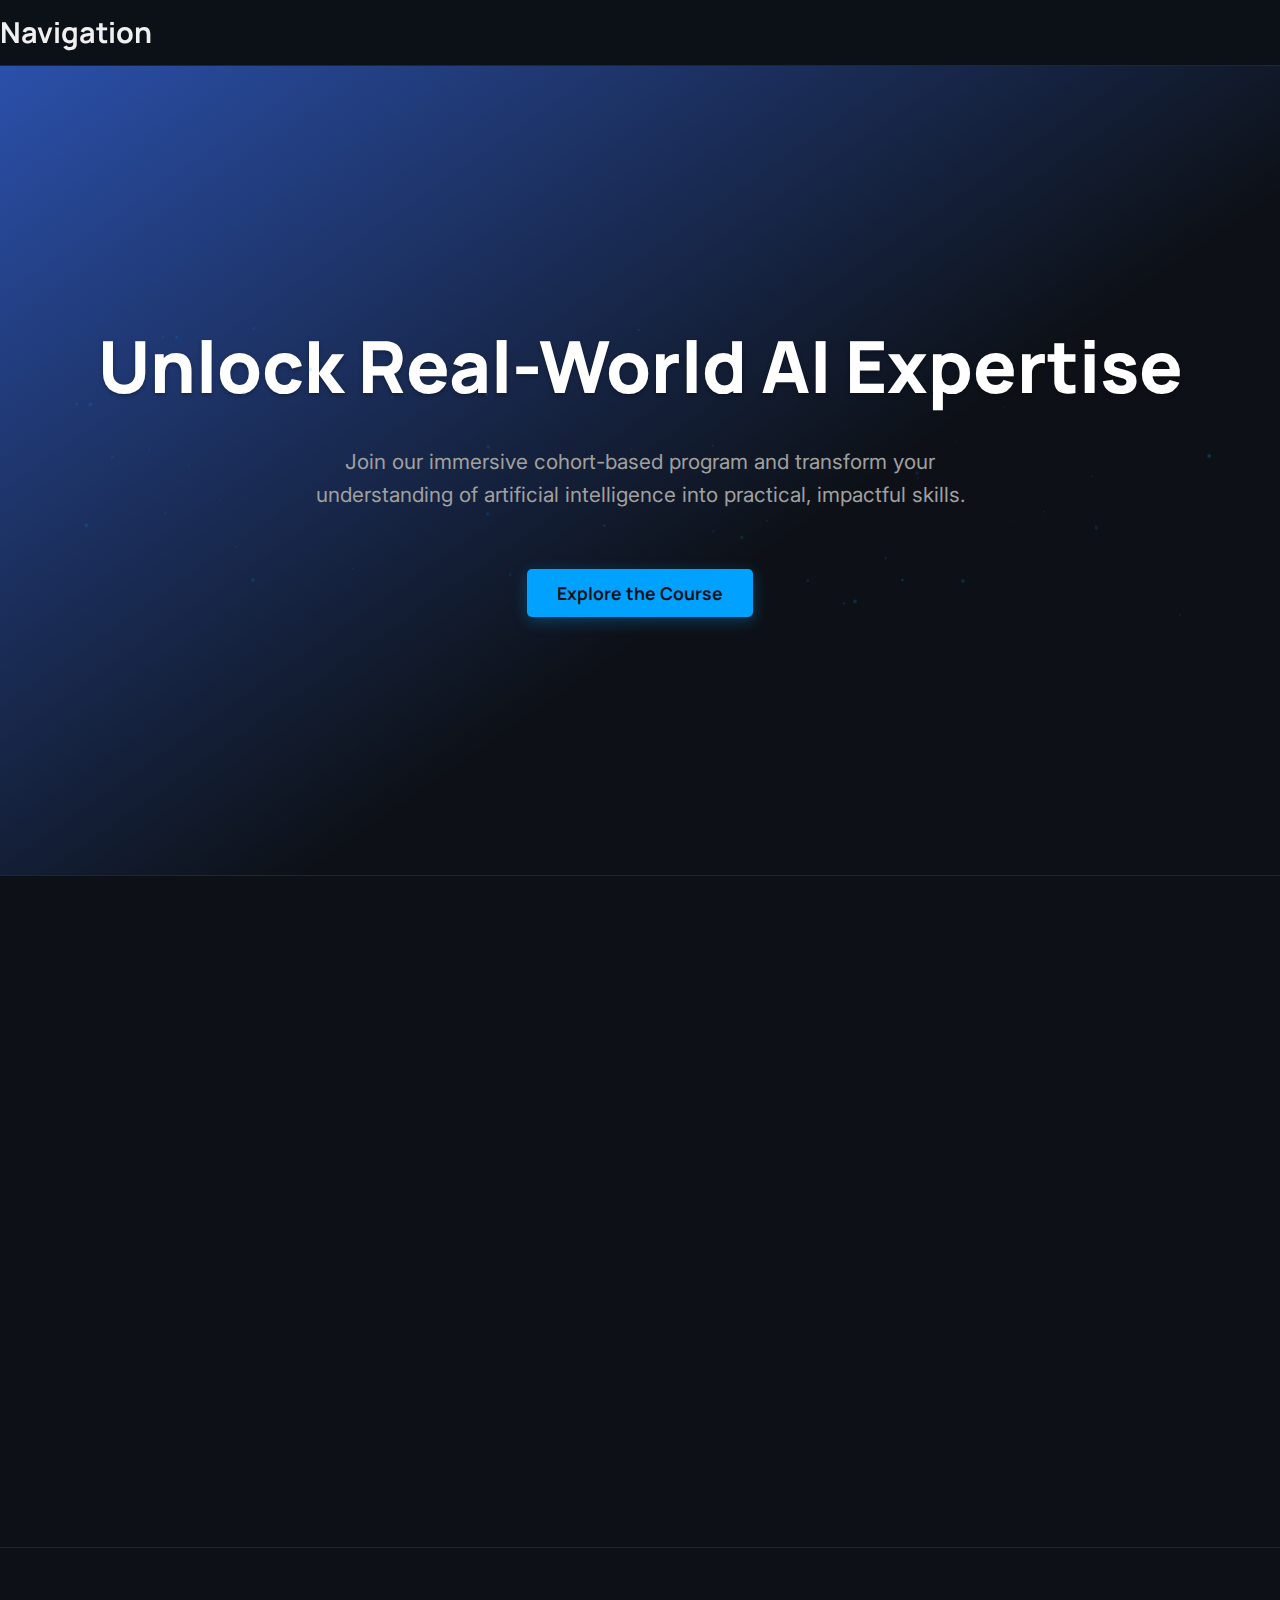
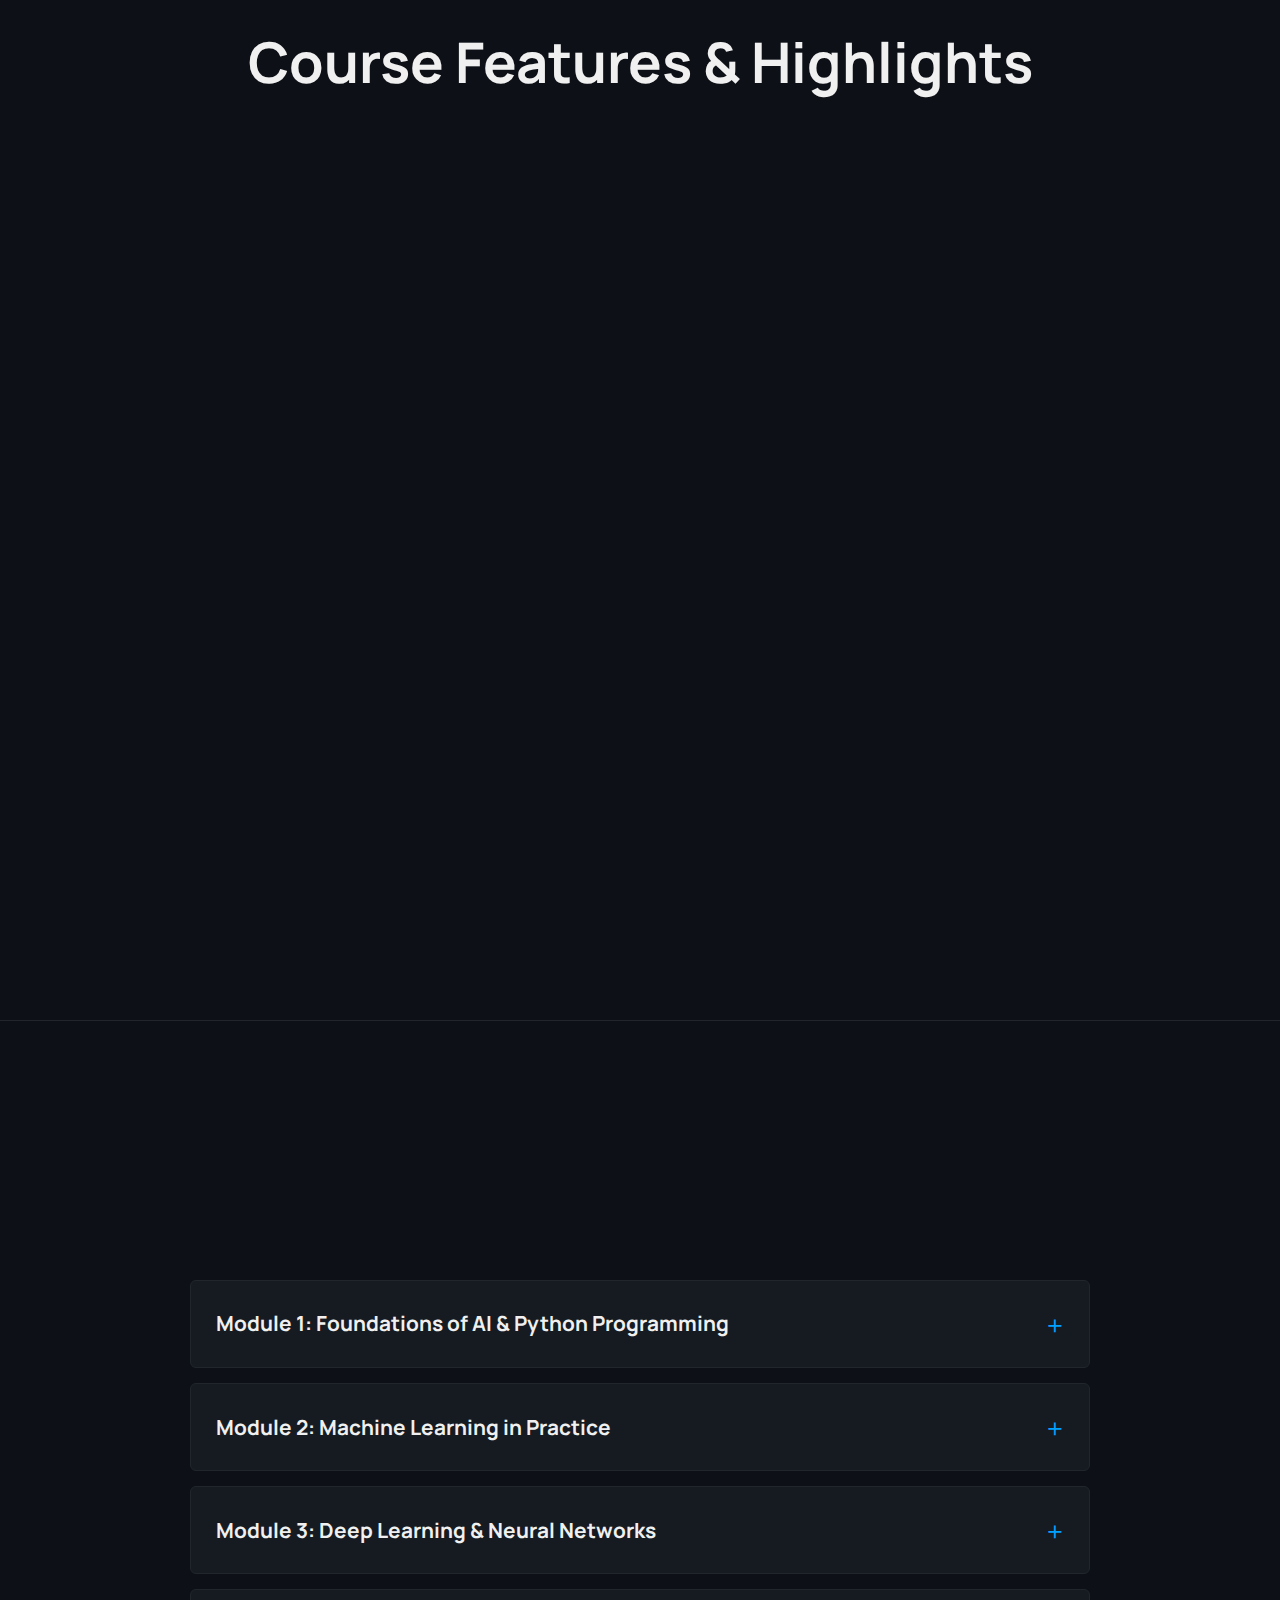
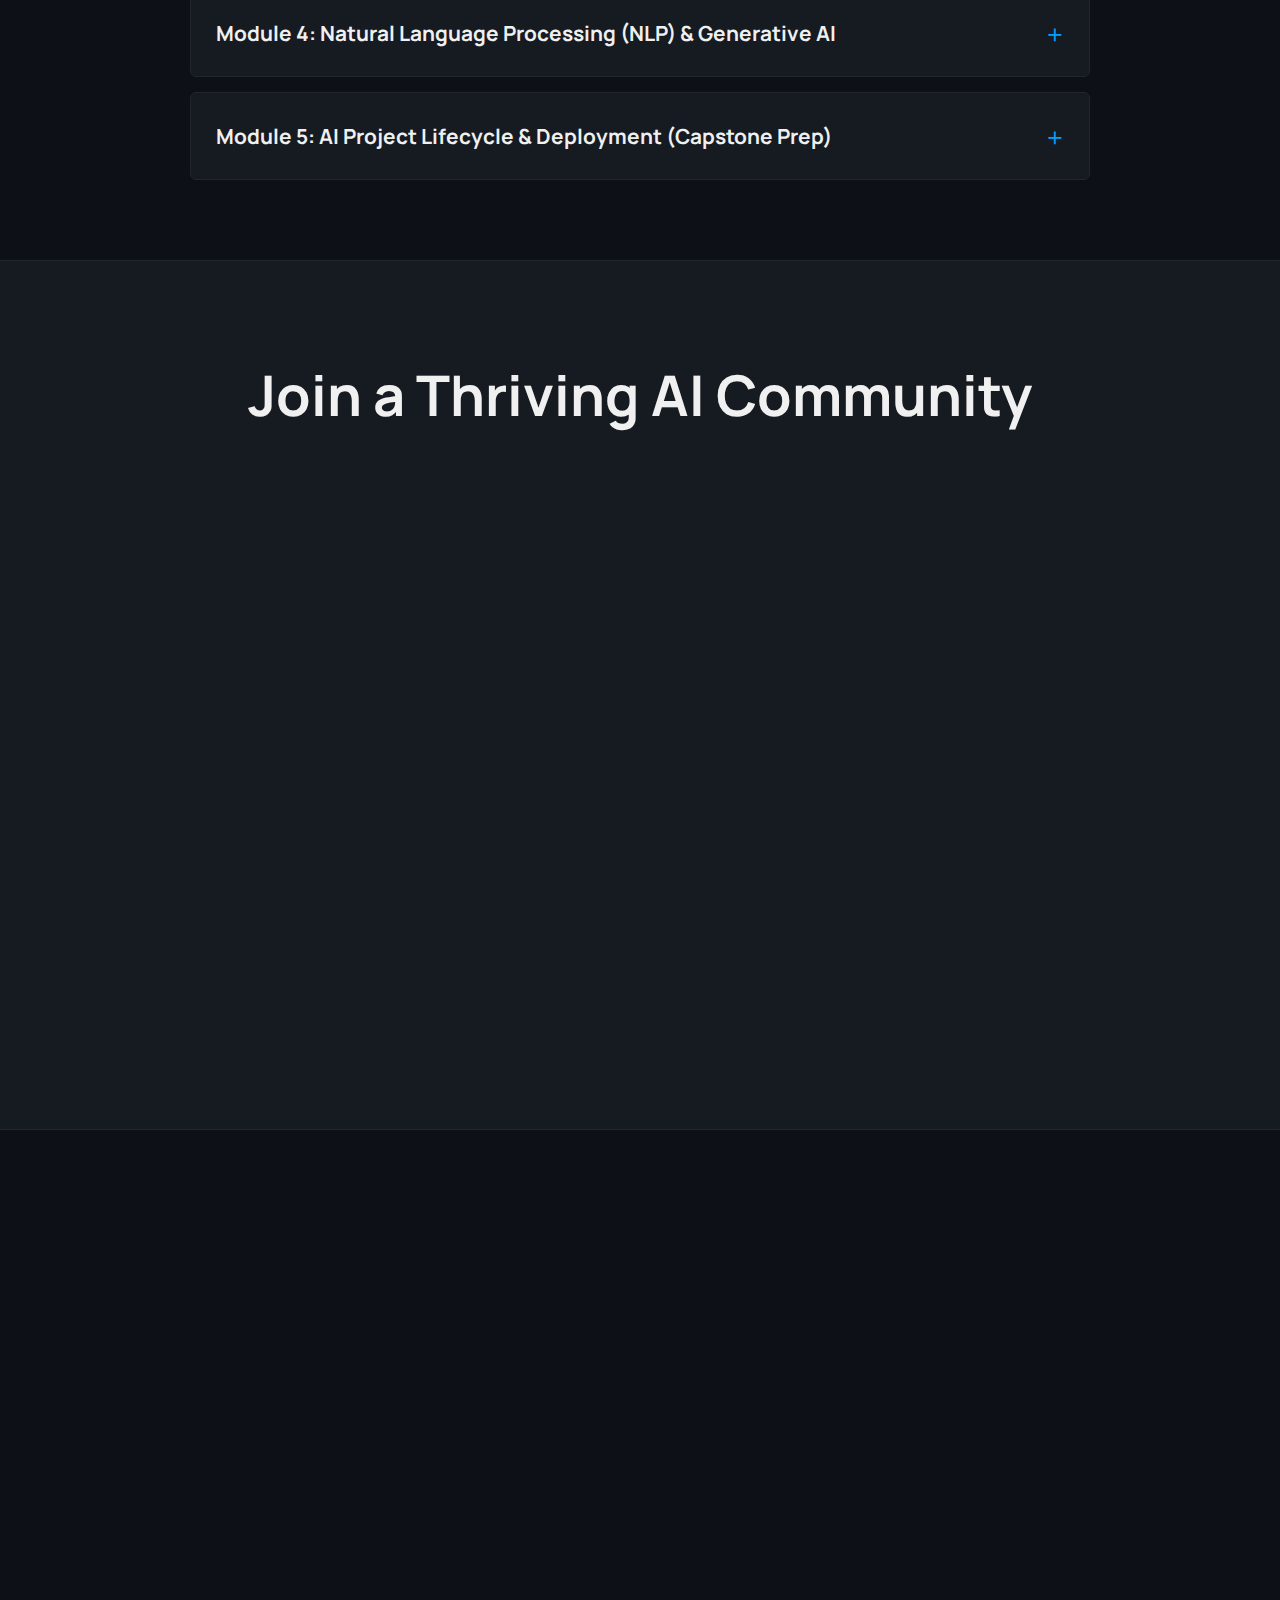
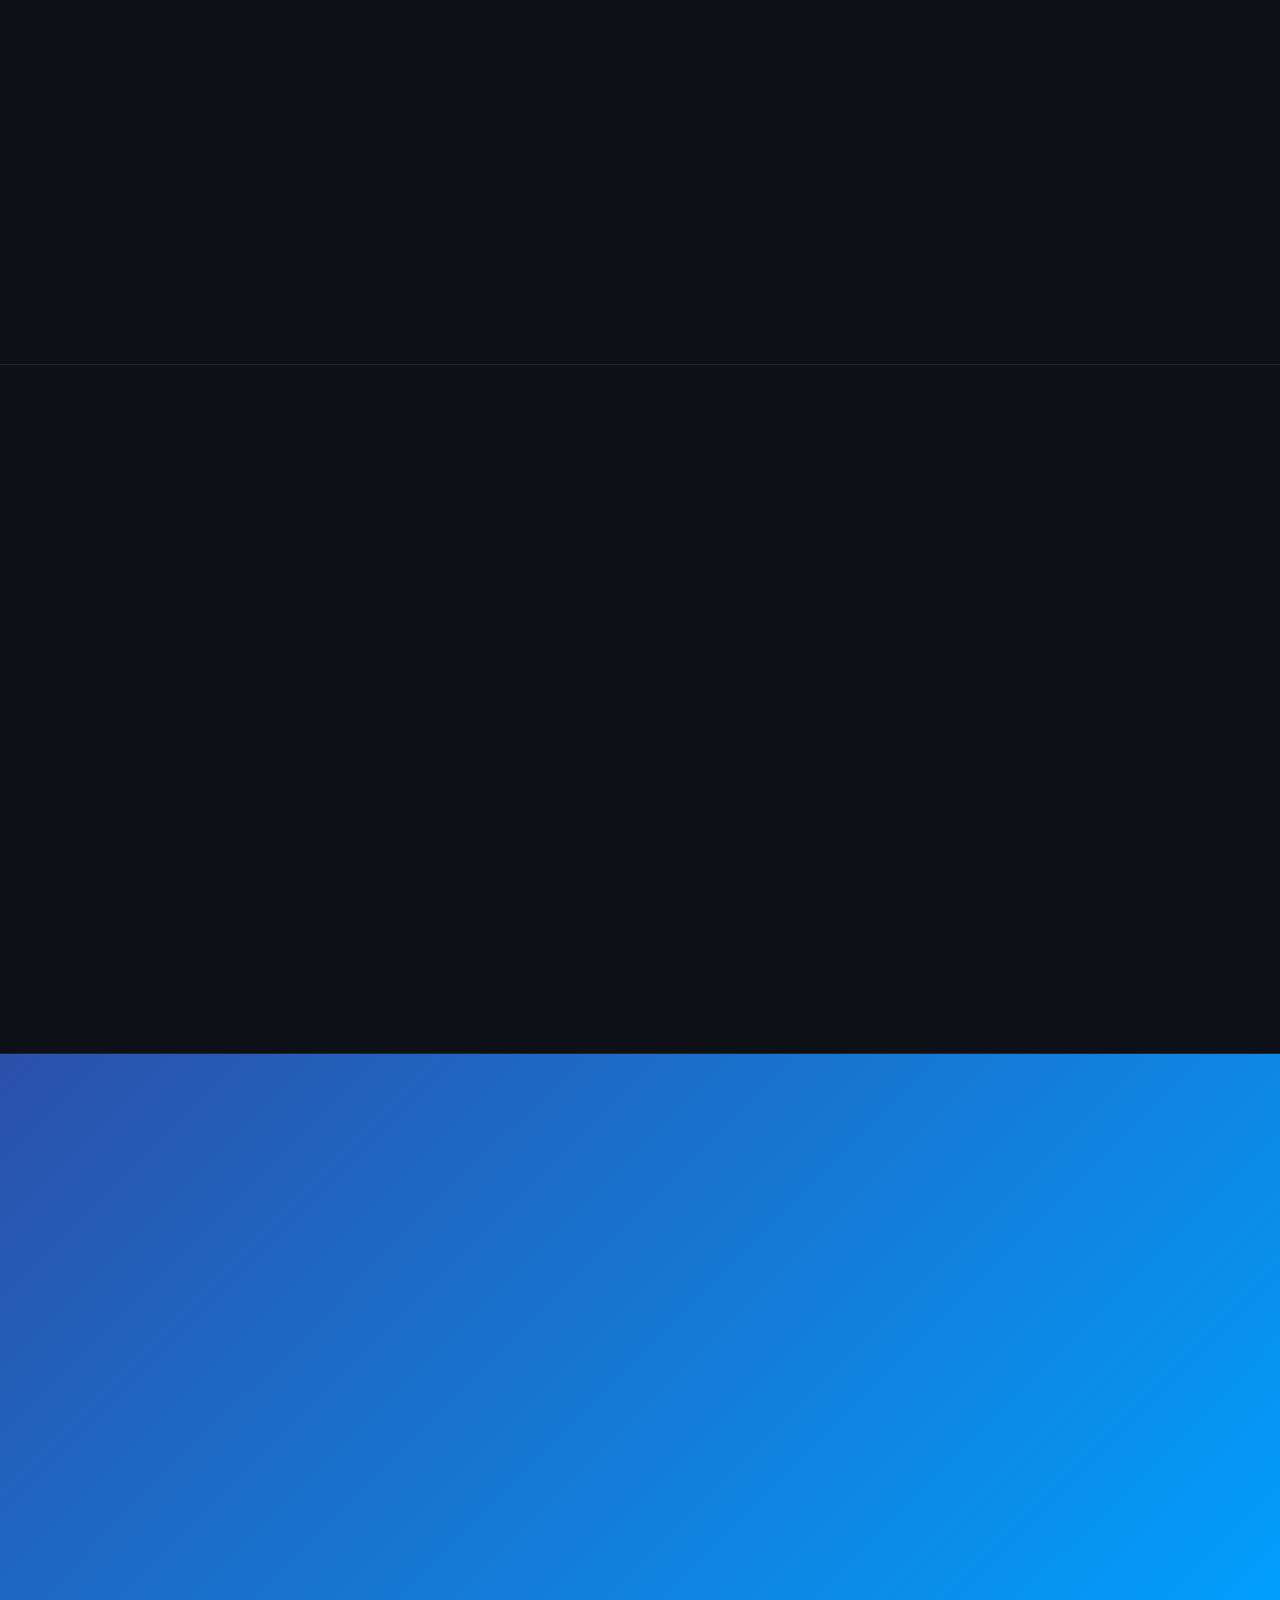
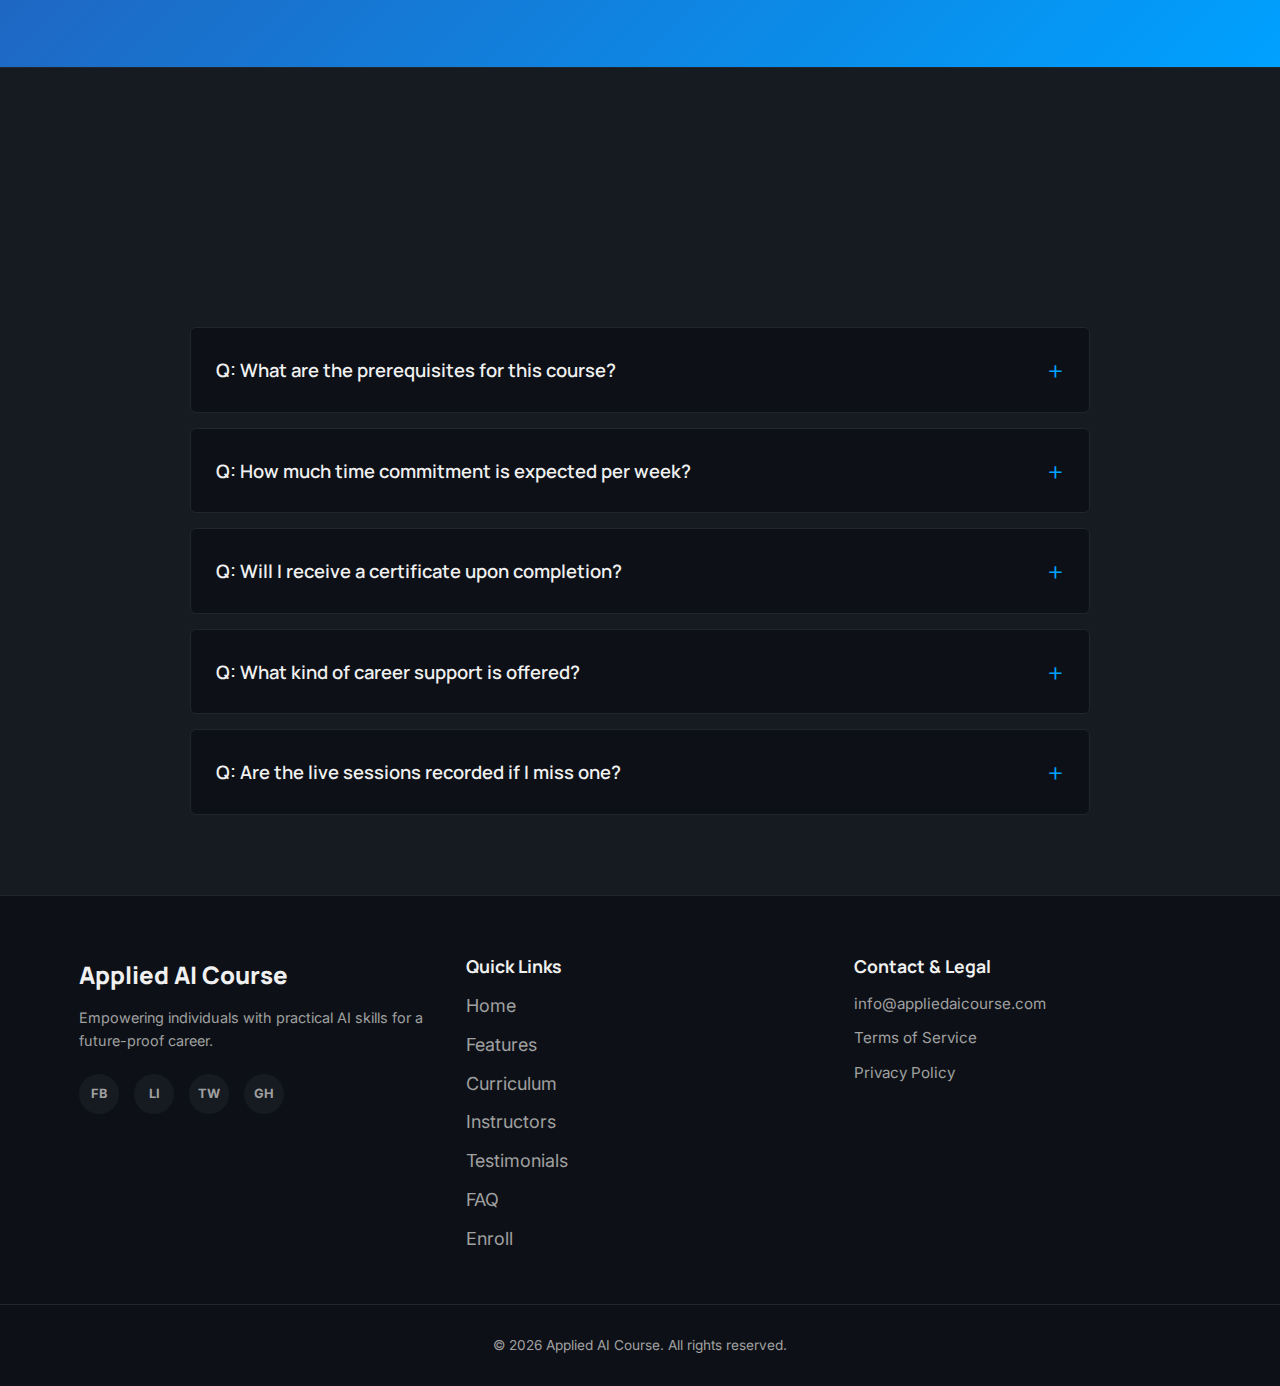
<file: applied_ai_course.html>
<!DOCTYPE html>
<html lang="en">
<head>
    <meta charset="UTF-8">
    <meta name="viewport" content="width=device-width, initial-scale=1.0">
    <title>Applied AI Cohort-Based Online Course</title>
    <link rel="stylesheet" href="applied_ai_styles.css">
</head>
<body>
    <header>
        <nav>
            <h2>Navigation</h2>
            <!-- Navigation links will go here -->
        </nav>
    </header>

    <main>
        <section id="hero">
            <div class="container">
                <h1>Unlock Real-World AI Expertise</h1>
                <p class="sub-headline">Join our immersive cohort-based program and transform your understanding of artificial intelligence into practical, impactful skills.</p>
                <button class="btn btn-primary">Explore the Course</button>
                <!-- Placeholder for AI visualization -->
                <canvas id="aiVisualizationCanvas"></canvas>
            </div>
        </section>

        <section id="value-prop">
            <div class="container">
                <h2>Why Choose Our Applied AI Program?</h2>
                <p>In a world rapidly reshaped by Artificial Intelligence, theoretical knowledge isn't enough. Our program is meticulously designed to bridge the gap between academic understanding and real-world application. We empower you to not just learn about AI, but to build, deploy, and manage AI solutions that solve tangible problems and drive innovation. Forget dry lectures; prepare for a hands-on, project-driven journey that culminates in a portfolio showcasing your practical AI prowess.</p>
                <p>Beyond technical skills, we cultivate a growth mindset and the strategic thinking necessary to lead in the AI era. You'll join a vibrant cohort of motivated learners and industry experts, fostering a network that supports your career advancement long after the course concludes. If you're ready to transform your career and become a confident AI practitioner, this is where your journey begins.</p>
            </div>
        </section>

        <section id="features">
            <div class="container">
                <h2>Course Features & Highlights</h2>
                <div class="features-grid">
                    <div class="feature-card">
                        <div class="feature-icon">
                            <span class="icon-placeholder">ICON</span> <!-- Placeholder -->
                        </div>
                        <h3>Real-World Capstone Projects</h3>
                        <p>Apply your knowledge to solve complex problems with our industry-aligned capstone projects. Build a tangible AI solution from concept to deployment, showcasing your practical skills to potential employers.</p>
                    </div>
                    <div class="feature-card">
                        <div class="feature-icon">
                            <span class="icon-placeholder">ICON</span> <!-- Placeholder -->
                        </div>
                        <h3>Live Cohort Learning & Community</h3>
                        <p>Engage in live sessions, collaborative workshops, and peer-to-peer learning. Our cohort model fosters a supportive community, providing networking opportunities and shared growth.</p>
                    </div>
                    <div class="feature-card">
                        <div class="feature-icon">
                            <span class="icon-placeholder">ICON</span> <!-- Placeholder -->
                        </div>
                        <h3>Expert Mentorship & Guidance</h3>
                        <p>Learn from seasoned AI practitioners and industry leaders. Receive personalized feedback, career advice, and insights into the latest AI trends and best practices throughout your learning journey.</p>
                    </div>
                     <div class="feature-card">
                        <div class="feature-icon">
                            <span class="icon-placeholder">ICON</span> <!-- Placeholder -->
                        </div>
                        <h3>Career Acceleration Modules</h3>
                        <p>Gain access to specialized modules on portfolio building, interview preparation, and AI ethics, designed to accelerate your transition into high-impact AI roles or enhance your current career trajectory.</p>
                    </div>
                </div>
            </div>
        </section>

        <section id="curriculum">
            <div class="container">
                <h2>Explore Our Applied AI Curriculum</h2>
                <div class="curriculum-accordion">
                    <div class="curriculum-module">
                        <div class="module-header">
                            <h3>Module 1: Foundations of AI & Python Programming</h3>
                            <span class="module-toggle-icon">+</span>
                        </div>
                        <div class="module-content">
                            <p>This foundational module ensures you have the necessary Python programming skills and a strong understanding of core AI concepts, setting the stage for more advanced topics.</p>
                            <h4>Key Topics:</h4>
                            <ul>
                                <li>Introduction to AI: History, present, and future</li>
                                <li>Python essentials for AI: Data structures, control flow, functions</li>
                                <li>NumPy for numerical computing and array manipulation</li>
                                <li>Pandas for data analysis and manipulation</li>
                                <li>Introduction to Machine Learning concepts</li>
                            </ul>
                        </div>
                    </div>

                    <div class="curriculum-module">
                        <div class="module-header">
                            <h3>Module 2: Machine Learning in Practice</h3>
                            <span class="module-toggle-icon">+</span>
                        </div>
                        <div class="module-content">
                            <p>Dive deep into various machine learning algorithms. Learn to select, train, and evaluate models for supervised and unsupervised learning tasks, with a focus on practical implementation.</p>
                            <h4>Key Topics:</h4>
                            <ul>
                                <li>Supervised Learning: Regression & Classification (Linear Regression, Logistic Regression, SVMs, Decision Trees)</li>
                                <li>Unsupervised Learning: Clustering & Dimensionality Reduction (K-Means, PCA)</li>
                                <li>Model evaluation, selection, and hyperparameter tuning</li>
                                <li>Feature engineering and data preprocessing techniques</li>
                                <li>Introduction to Scikit-learn library</li>
                            </ul>
                        </div>
                    </div>

                    <div class="curriculum-module">
                        <div class="module-header">
                            <h3>Module 3: Deep Learning & Neural Networks</h3>
                            <span class="module-toggle-icon">+</span>
                        </div>
                        <div class="module-content">
                            <p>Explore the architecture and application of neural networks. Understand the principles behind deep learning and gain hands-on experience with popular frameworks.</p>
                            <h4>Key Topics:</h4>
                            <ul>
                                <li>Introduction to Neural Networks and Deep Learning</li>
                                <li>Building and training neural networks with TensorFlow/Keras</li>
                                <li>Convolutional Neural Networks (CNNs) for image processing</li>
                                <li>Recurrent Neural Networks (RNNs) for sequence data (e.g., text, time series)</li>
                                <li>Best practices in deep learning: regularization, optimization</li>
                            </ul>
                        </div>
                    </div>

                    <div class="curriculum-module">
                        <div class="module-header">
                            <h3>Module 4: Natural Language Processing (NLP) & Generative AI</h3>
                            <span class="module-toggle-icon">+</span>
                        </div>
                        <div class="module-content">
                            <p>Focus on teaching machines to understand and generate human language. Cover techniques for text analysis, and an introduction to the models powering modern generative AI.</p>
                            <h4>Key Topics:</h4>
                            <ul>
                                <li>Text preprocessing and vectorization (TF-IDF, Word Embeddings)</li>
                                <li>Sentiment analysis and text classification</li>
                                <li>Introduction to Transformer models (e.g., BERT, GPT concepts)</li>
                                <li>Building simple chatbots or text generation applications</li>
                                <li>Ethical considerations in NLP and Generative AI</li>
                            </ul>
                        </div>
                    </div>

                    <div class="curriculum-module">
                        <div class="module-header">
                            <h3>Module 5: AI Project Lifecycle & Deployment (Capstone Prep)</h3>
                            <span class="module-toggle-icon">+</span>
                        </div>
                        <div class="module-content">
                            <p>Learn how to manage an end-to-end AI project, from problem formulation to model deployment and monitoring. This module prepares you for the capstone project.</p>
                            <h4>Key Topics:</h4>
                            <ul>
                                <li>Defining AI project scope and success criteria</li>
                                <li>Data collection, cleaning, and versioning (DVC)</li>
                                <li>Introduction to MLOps principles</li>
                                <li>Model deployment strategies (e.g., Flask/FastAPI, Docker)</li>
                                <li>Monitoring AI models in production and ethical AI deployment</li>
                            </ul>
                        </div>
                    </div>
                </div>
            </div>
        </section>

        <section id="community">
            <div class="container">
                <h2>Join a Thriving AI Community</h2>
                <div class="community-content-wrapper">
                    <div class="community-text">
                        <p>Learning AI shouldn't be a solitary endeavor. Our cohort-based model is designed to maximize your growth through collaboration, shared experiences, and mutual support. You'll connect with a diverse group of peers, all driven to master Applied AI, creating a powerful network that extends far beyond the course duration.</p>
                        <p>Engage in stimulating discussions, tackle challenging projects together, and benefit from diverse perspectives. This collaborative environment not only enhances your understanding but also hones crucial teamwork and communication skills essential in the AI field.</p>
                        <h3>Key Community Features:</h3>
                        <ul>
                            <li>Dedicated course Slack channel for continuous interaction and support.</li>
                            <li>Weekly live group sessions for Q&A, discussions, and co-working.</li>
                            <li>Peer review workshops to refine your projects and learn from others.</li>
                            <li>Opportunities for virtual networking and forming study groups.</li>
                        </ul>
                    </div>
                    <div class="community-visual-placeholder">
                        <!-- Placeholder for community graphic/photo -->
                        <p>Community Graphic Placeholder</p>
                    </div>
                </div>
            </div>
        </section>

        <section id="instructors">
            <div class="container">
                <h2>Meet Your Expert Instructors</h2>
                <div class="instructors-grid">
                    <div class="instructor-profile">
                        <div class="instructor-image-placeholder">
                            <span>IMG</span>
                        </div>
                        <h3>Dr. Evelyn Reed</h3>
                        <p class="instructor-title">Lead AI Researcher & Ethicist</p>
                        <p class="instructor-bio">Dr. Reed brings over 15 years of experience in AI research, focusing on natural language processing and ethical AI development. She is passionate about translating complex theories into practical applications and fostering responsible innovation.</p>
                        <div class="instructor-links">
                            <a href="#" target="_blank" aria-label="Evelyn Reed LinkedIn">LinkedIn</a>
                            <a href="#" target="_blank" aria-label="Evelyn Reed Professional Website">Website</a>
                        </div>
                    </div>
                    <div class="instructor-profile">
                        <div class="instructor-image-placeholder">
                            <span>IMG</span>
                        </div>
                        <h3>Marcus Chen</h3>
                        <p class="instructor-title">Senior AI Engineer & MLOps Specialist</p>
                        <p class="instructor-bio">Marcus is an industry veteran with extensive experience in building and deploying scalable machine learning systems. He specializes in MLOps, deep learning infrastructure, and helping students bridge the gap between model development and production.</p>
                        <div class="instructor-links">
                            <a href="#" target="_blank" aria-label="Marcus Chen LinkedIn">LinkedIn</a>
                            <a href="#" target="_blank" aria-label="Marcus Chen Professional Website">Portfolio</a>
                        </div>
                    </div>
                     <div class="instructor-profile">
                        <div class="instructor-image-placeholder">
                            <span>IMG</span>
                        </div>
                        <h3>Dr. Anya Sharma</h3>
                        <p class="instructor-title">Data Scientist & AI Strategy Consultant</p>
                        <p class="instructor-bio">Dr. Sharma is a leading expert in data-driven decision-making and AI strategy. With a PhD in Computer Science and experience across multiple industries, she excels at demystifying complex data concepts and guiding students in real-world problem-solving.</p>
                        <div class="instructor-links">
                            <a href="#" target="_blank" aria-label="Anya Sharma LinkedIn">LinkedIn</a>
                            <a href="#" target="_blank" aria-label="Anya Sharma ResearchGate">Research</a>
                        </div>
                    </div>
                </div>
            </div>
        </section>

        <section id="testimonials">
            <div class="container">
                <h2>Success Stories from Our Graduates</h2>
                <div class="testimonials-grid">
                    <article class="testimonial-item">
                        <div class="testimonial-header">
                            <div class="testimonial-avatar-placeholder"><span>AV</span></div>
                            <div>
                                <p class="testimonial-author">Dr. Alex Chen</p>
                                <p class="testimonial-role">Lead Data Scientist, Innovatech Solutions (Cohort Alpha)</p>
                            </div>
                        </div>
                        <blockquote>
                            <p>"This program was a game-changer for my career. The hands-on projects and expert mentorship allowed me to transition into a lead AI role confidently. The curriculum is incredibly relevant to industry needs."</p>
                        </blockquote>
                    </article>
                    <article class="testimonial-item">
                        <div class="testimonial-header">
                            <div class="testimonial-avatar-placeholder"><span>SJ</span></div>
                            <div>
                                <p class="testimonial-author">Sarah Jones</p>
                                <p class="testimonial-role">AI Developer, FutureAI Corp (Cohort Beta)</p>
                            </div>
                        </div>
                        <blockquote>
                            <p>"I went from basic Python knowledge to building and deploying complex machine learning models. The cohort experience was fantastic – learning alongside motivated peers made all the difference."</p>
                        </blockquote>
                    </article>
                    <article class="testimonial-item">
                        <div class="testimonial-header">
                            <div class="testimonial-avatar-placeholder"><span>MK</span></div>
                            <div>
                                <p class="testimonial-author">Michael Brown</p>
                                <p class="testimonial-role">Product Manager (AI Specialization), TechForward Inc. (Cohort Gamma)</p>
                            </div>
                        </div>
                        <blockquote>
                            <p>"The course demystified AI for me. I can now effectively lead AI-driven product strategies and communicate complex technical concepts to diverse stakeholders. Highly recommended!"</p>
                        </blockquote>
                    </article>
                </div>
            </div>
        </section>

        <section id="enroll">
            <div class="container text-center">
                <h2>Ready to Master Applied AI?</h2>
                <p class="enroll-subtitle">Join our next cohort and transform your skills into real-world impact. Our comprehensive program, expert instructors, and vibrant community are here to guide you every step of the way. Don't just learn AI, become an AI leader.</p>
                <button class="btn btn-primary btn-large">Enroll Now and Secure Your Spot</button>
                <p class="enroll-secondary-info">Next cohort starts: September 5, 2024 | Limited spots available!</p>
            </div>
        </section>

        <section id="faq">
            <div class="container">
                <h2>Frequently Asked Questions</h2>
                <div class="faq-accordion">
                    <div class="faq-item">
                        <div class="faq-question-header">
                            <h4>Q: What are the prerequisites for this course?</h4>
                            <span class="faq-toggle-icon">+</span>
                        </div>
                        <div class="faq-answer-content">
                            <p>A: The ideal participant has a basic understanding of Python programming (variables, functions, loops, data structures). Familiarity with fundamental math concepts (algebra, basic statistics) is beneficial but not strictly required, as we will cover necessary concepts. Most importantly, bring curiosity and a drive to learn!</p>
                        </div>
                    </div>
                    <div class="faq-item">
                        <div class="faq-question-header">
                            <h4>Q: How much time commitment is expected per week?</h4>
                            <span class="faq-toggle-icon">+</span>
                        </div>
                        <div class="faq-answer-content">
                            <p>A: We recommend dedicating approximately 10-15 hours per week. This includes live sessions, self-study, working on assignments, and project development. The exact time can vary based on your prior experience and learning pace.</p>
                        </div>
                    </div>
                    <div class="faq-item">
                        <div class="faq-question-header">
                            <h4>Q: Will I receive a certificate upon completion?</h4>
                            <span class="faq-toggle-icon">+</span>
                        </div>
                        <div class="faq-answer-content">
                            <p>A: Yes, upon successful completion of all modules, assignments, and the capstone project, you will receive a verifiable certificate of completion from Applied AI Course, highlighting the skills and knowledge you've acquired.</p>
                        </div>
                    </div>
                    <div class="faq-item">
                        <div class="faq-question-header">
                            <h4>Q: What kind of career support is offered?</h4>
                            <span class="faq-toggle-icon">+</span>
                        </div>
                        <div class="faq-answer-content">
                            <p>A: Our program includes dedicated career acceleration modules covering portfolio building, resume workshops, interview preparation for AI roles, and networking strategies. While we don't guarantee job placement, we provide robust support to help you navigate the job market effectively.</p>
                        </div>
                    </div>
                    <div class="faq-item">
                        <div class="faq-question-header">
                            <h4>Q: Are the live sessions recorded if I miss one?</h4>
                            <span class="faq-toggle-icon">+</span>
                        </div>
                        <div class="faq-answer-content">
                            <p>A: Yes, all live sessions are recorded and made available to enrolled students within 24 hours. This allows you to catch up on any missed content or review sessions at your own pace.</p>
                        </div>
                    </div>
                </div>
            </div>
        </section>
    </main>

    <footer>
        <div class="container footer-container">
            <div class="footer-column footer-brand">
                <p class="footer-logo">Applied AI Course</p>
                <p class="footer-tagline">Empowering individuals with practical AI skills for a future-proof career.</p>
                <div class="social-media-links">
                    <a href="#" aria-label="Facebook" target="_blank"><span>FB</span></a>
                    <a href="#" aria-label="LinkedIn" target="_blank"><span>LI</span></a>
                    <a href="#" aria-label="Twitter" target="_blank"><span>TW</span></a>
                    <a href="#" aria-label="GitHub" target="_blank"><span>GH</span></a>
                </div>
            </div>
            <div class="footer-column footer-links">
                <h5>Quick Links</h5>
                <ul>
                    <li><a href="#hero">Home</a></li>
                    <li><a href="#features">Features</a></li>
                    <li><a href="#curriculum">Curriculum</a></li>
                    <li><a href="#instructors">Instructors</a></li>
                    <li><a href="#testimonials">Testimonials</a></li>
                    <li><a href="#faq">FAQ</a></li>
                    <li><a href="#enroll">Enroll</a></li>
                </ul>
            </div>
            <div class="footer-column footer-contact">
                <h5>Contact & Legal</h5>
                <p><a href="mailto:info@appliedaicourse.com">info@appliedaicourse.com</a></p>
                <p><a href="#">Terms of Service</a></p>
                <p><a href="#">Privacy Policy</a></p>
            </div>
        </div>
        <div class="footer-copyright">
            <p>&copy; <span id="currentYear"></span> Applied AI Course. All rights reserved.</p>
        </div>
    </footer>

    <script src="applied_ai_script.js"></script>
</body>
</html>
</file>
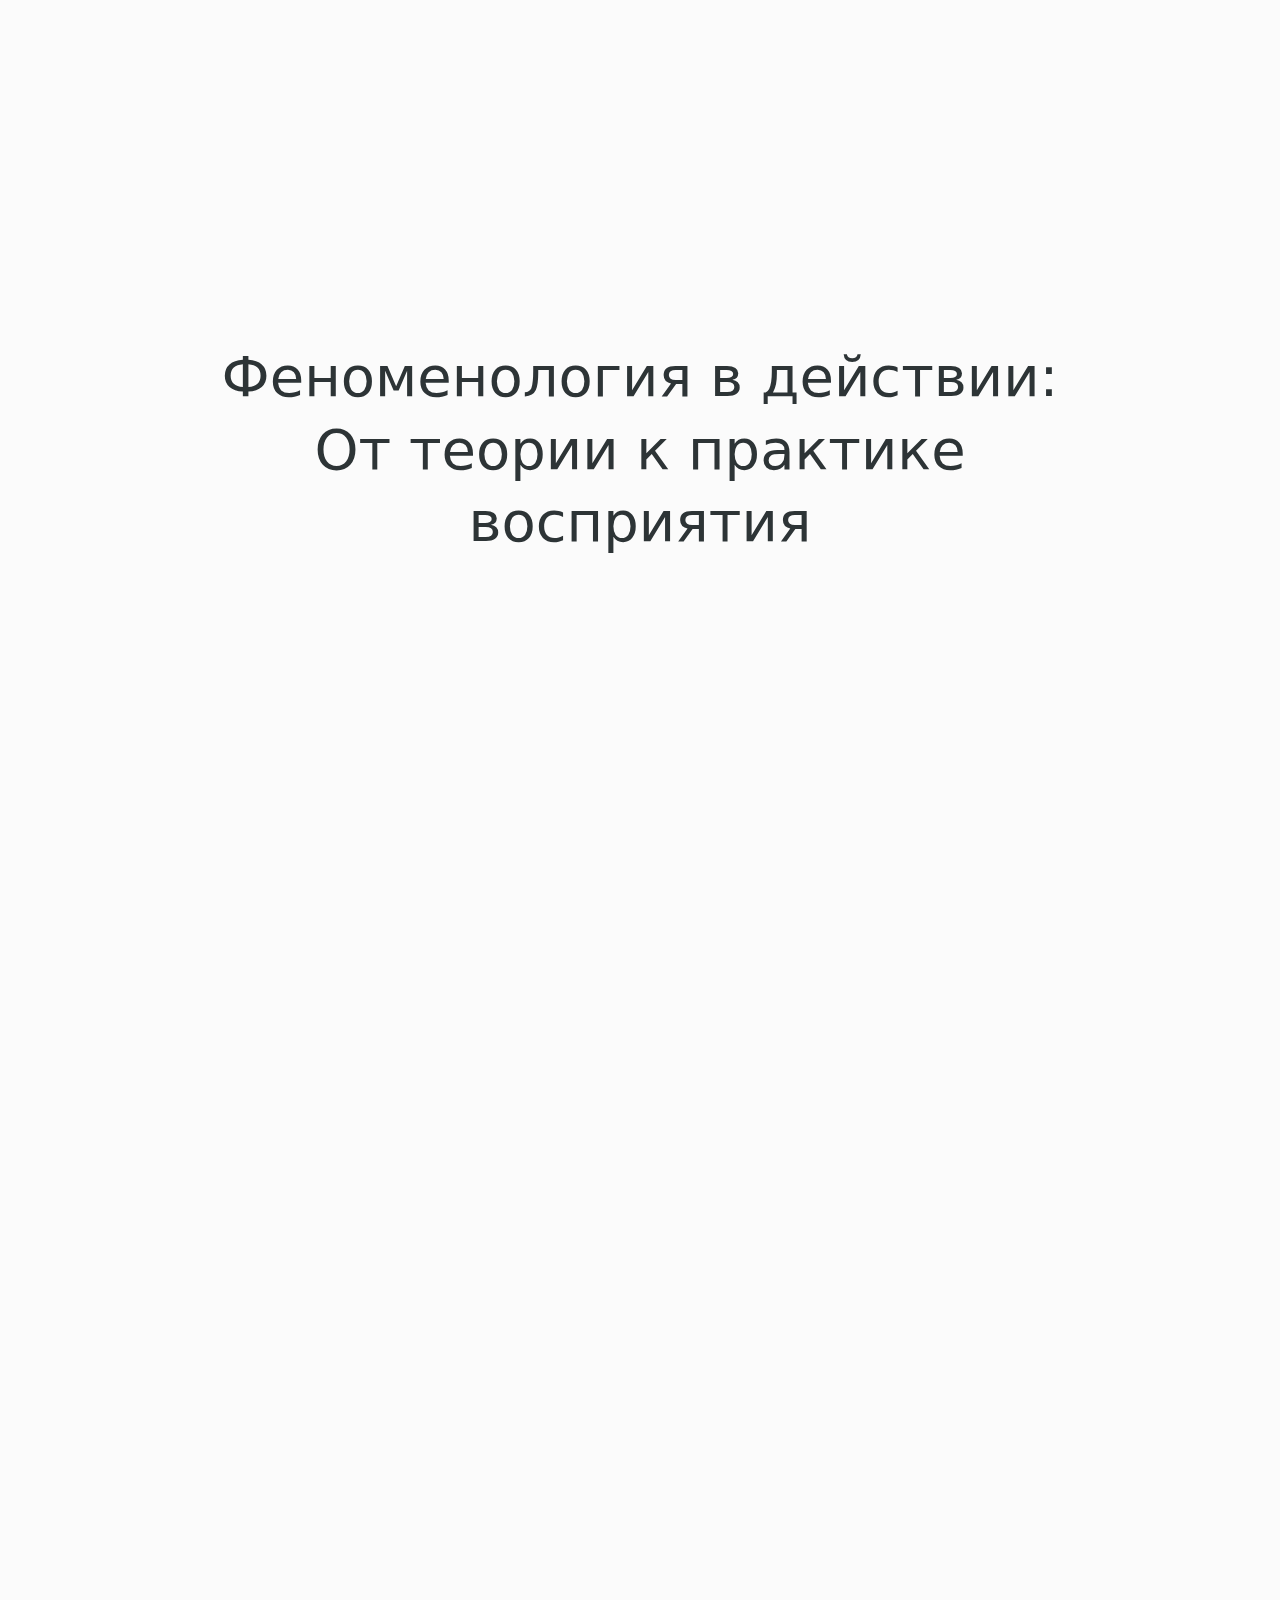
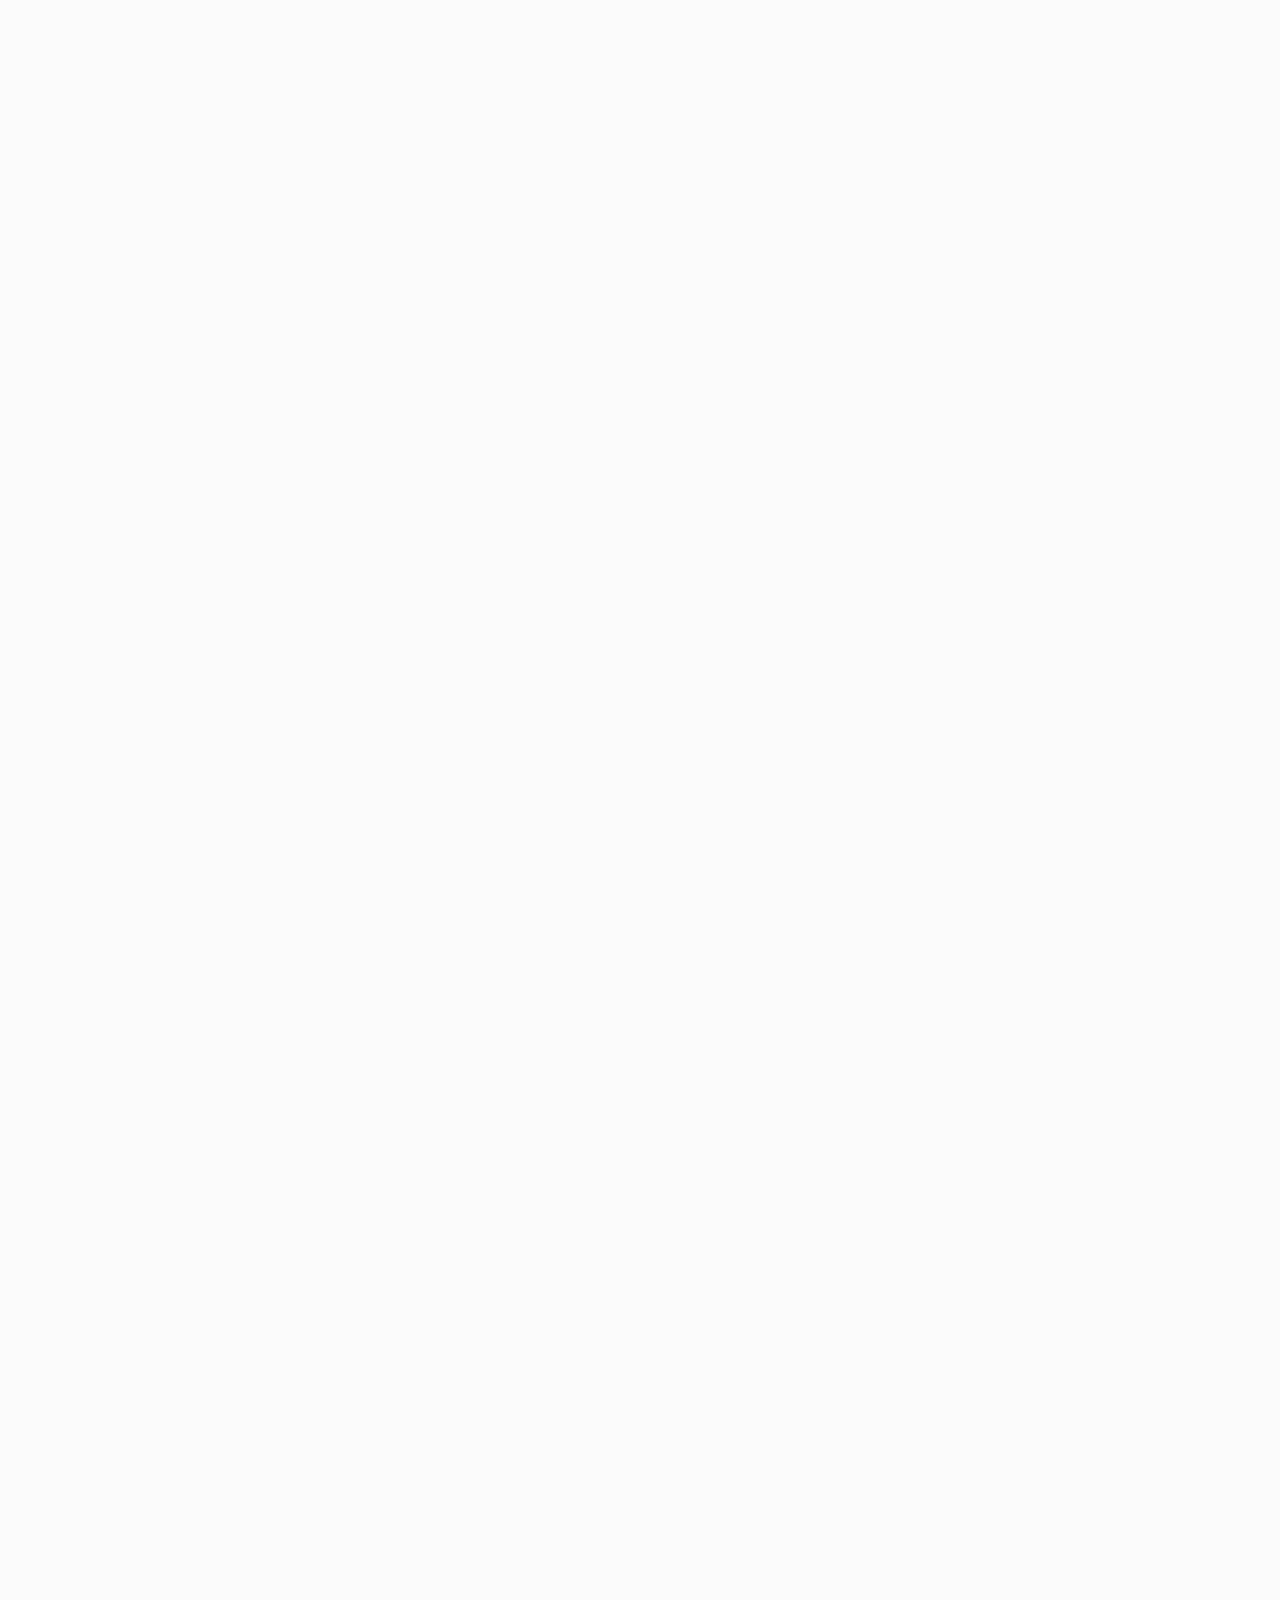
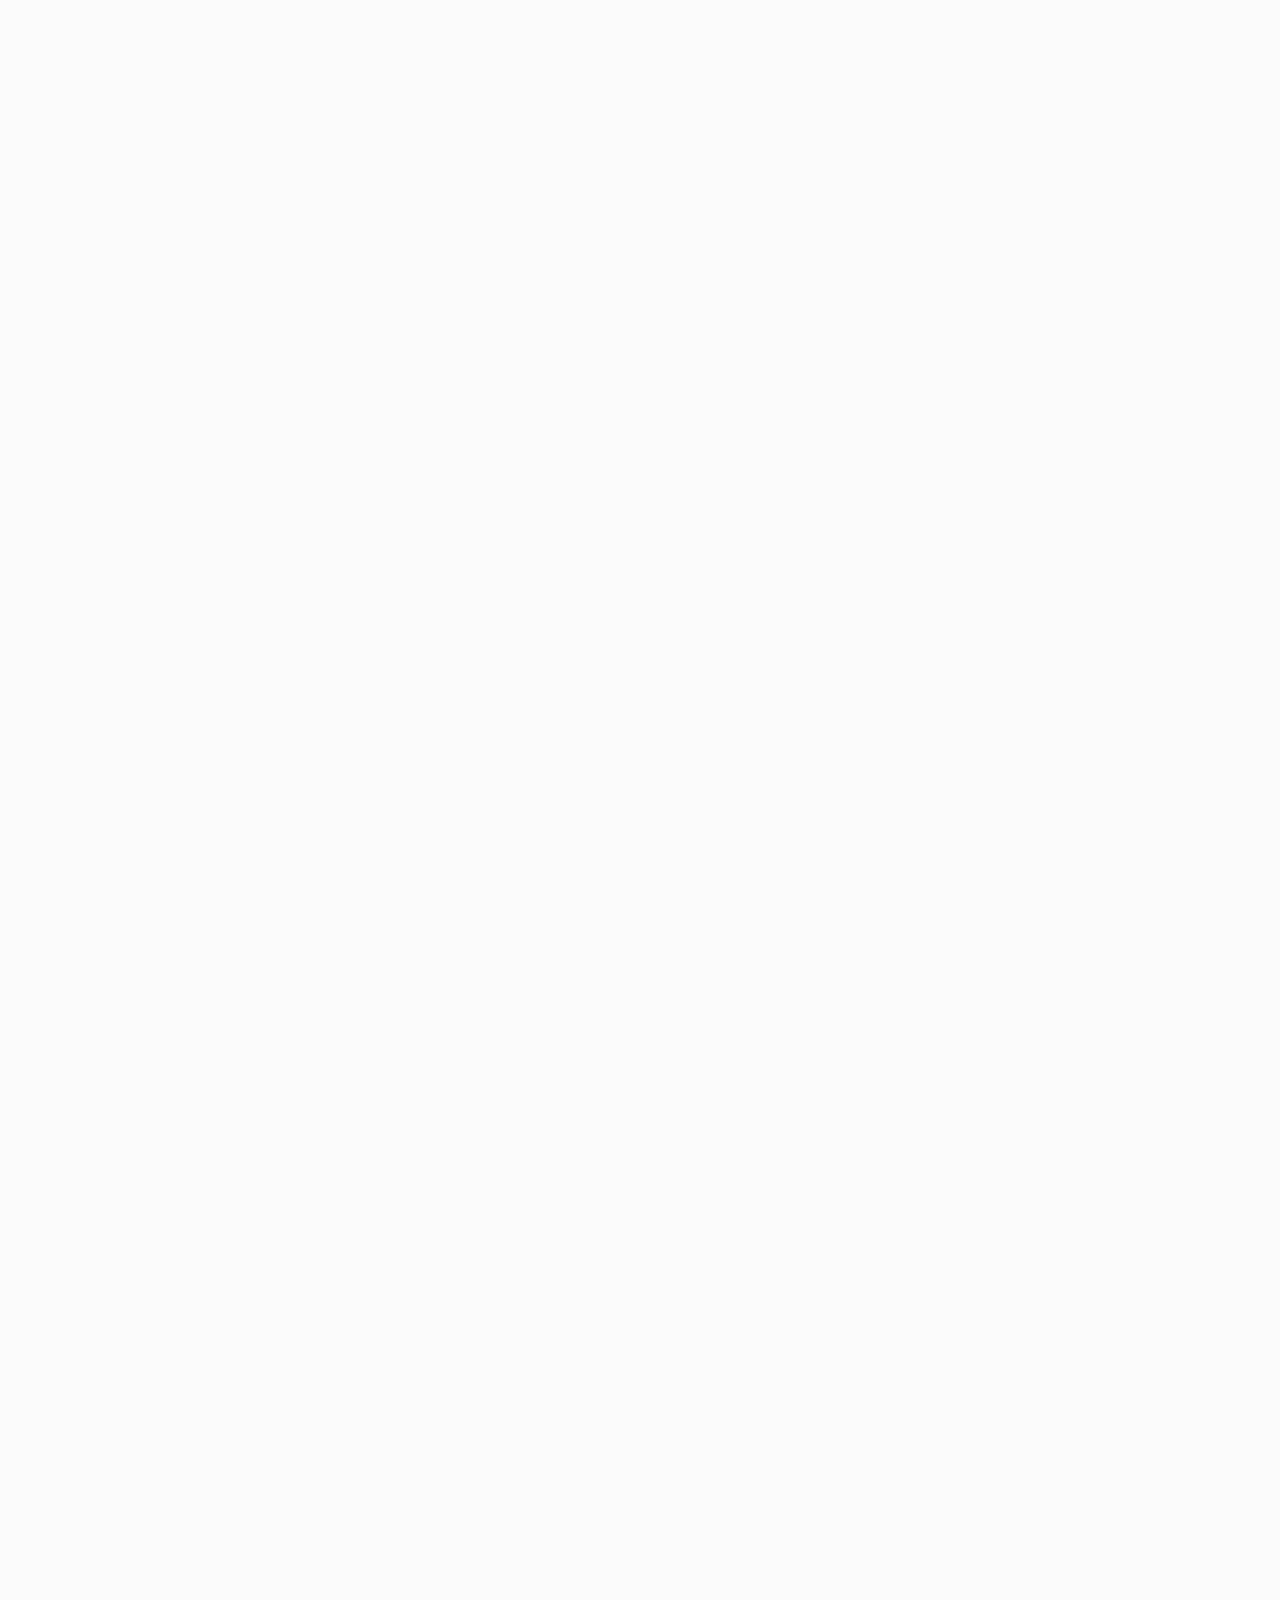
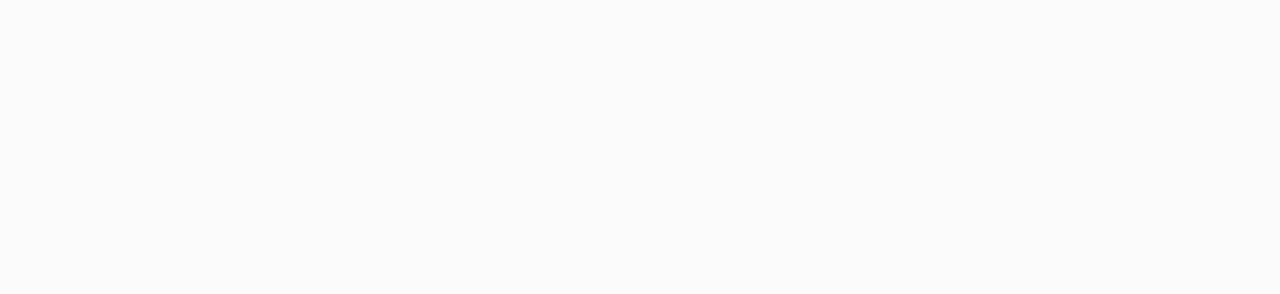
<file: deepseek.html>
<!DOCTYPE html>
<html lang="ru">
<head>
    <meta charset="UTF-8">
    <meta name="viewport" content="width=device-width, initial-scale=1.0">
    <title>Прикладная феноменология: Практика смыслов</title>
    <style>
        :root {
            --bg: #fbfbfb;
            --text: #2d3436;
            --accent: #2c3e50;
            --secondary: #7f8c8d;
            --transition: all 0.4s cubic-bezier(0.23, 1, 0.32, 1);
        }

        * {
            margin: 0;
            padding: 0;
            box-sizing: border-box;
        }

        body {
            font-family: 'Inter', system-ui, -apple-system, sans-serif;
            background: var(--bg);
            color: var(--text);
            line-height: 1.8;
            overflow-x: hidden;
        }

        .hero {
            height: 100vh;
            display: flex;
            align-items: center;
            justify-content: center;
            position: relative;
            padding: 2rem;
        }

        h1 {
            font-size: 3.5rem;
            text-align: center;
            max-width: 900px;
            font-weight: 300;
            position: relative;
            line-height: 1.3;
        }

        .decorative-line {
            width: 150px;
            height: 2px;
            background: var(--accent);
            margin: 3rem auto;
            opacity: 0.2;
        }

        .content-section {
            padding: 6rem 2rem;
            max-width: 800px;
            margin: 0 auto;
            opacity: 0;
            transition: var(--transition);
        }

        h2 {
            font-size: 2rem;
            margin-bottom: 2.5rem;
            font-weight: 500;
            position: relative;
            padding-left: 1.5rem;
        }

        h2::before {
            content: '';
            position: absolute;
            left: 0;
            top: 0.7em;
            width: 25px;
            height: 2px;
            background: var(--accent);
        }

        p {
            margin-bottom: 1.8rem;
            color: var(--secondary);
            font-size: 1.1rem;
            line-height: 1.9;
        }

        .interactive-block {
            margin: 4rem 0;
            padding: 2.5rem;
            background: rgba(255,255,255,0.8);
            border-radius: 12px;
            box-shadow: 0 5px 25px rgba(0,0,0,0.03);
            transition: var(--transition);
            cursor: pointer;
        }

        .interactive-block:hover {
            transform: translateY(-5px);
            box-shadow: 0 10px 30px rgba(0,0,0,0.06);
        }

        .method-grid {
            display: grid;
            gap: 2rem;
            margin: 4rem 0;
        }

        .method-card {
            padding: 2rem;
            border: 1px solid rgba(0,0,0,0.08);
            border-radius: 8px;
            transition: var(--transition);
        }

        .method-card:hover {
            background: rgba(44,62,80,0.03);
        }

        .quote {
            position: relative;
            margin: 4rem 0;
            padding: 2rem 0;
            font-size: 1.4rem;
            text-align: center;
            color: var(--accent);
        }

        .quote::before,
        .quote::after {
            content: '“';
            font-size: 4rem;
            position: absolute;
            color: rgba(44,62,80,0.1);
        }

        .quote::before { left: -1rem; top: -1rem; }
        .quote::after { right: -1rem; bottom: -2rem; }

        .timeline {
            position: relative;
            margin: 4rem 0;
            padding-left: 30px;
        }

        .timeline::before {
            content: '';
            position: absolute;
            left: 3px;
            top: 10px;
            height: calc(100% - 20px);
            width: 2px;
            background: rgba(0,0,0,0.1);
        }

        .timeline-item {
            position: relative;
            margin-bottom: 3rem;
            padding-left: 2rem;
        }

        .timeline-item::before {
            content: '';
            position: absolute;
            left: -8px;
            top: 5px;
            width: 16px;
            height: 16px;
            border: 2px solid var(--accent);
            border-radius: 50%;
            background: white;
        }

        @keyframes fadeIn {
            from { opacity: 0; transform: translateY(30px); }
            to { opacity: 1; transform: translateY(0); }
        }

        @media (max-width: 768px) {
            h1 { font-size: 2.2rem; }
            .content-section { padding: 4rem 1rem; }
            .interactive-block { padding: 1.5rem; }
        }

        .interactive-diagram {
            width: 100%;
            height: 400px;
            margin: 4rem 0;
            background: 
                linear-gradient(45deg, 
                    transparent 49%, 
                    rgba(44,62,80,0.1) 50%, 
                    transparent 51%);
            position: relative;
            cursor: move;
        }
    </style>
</head>
<body>
    <div class="hero">
        <h1>Феноменология в действии:<br>От теории к практике восприятия</h1>
    </div>

    <section class="content-section">
        <div class="decorative-line"></div>
        
        <h2>Сущность метода</h2>
        <p>Феноменология, возникшая как ответ на кризис европейских наук, предлагает принципиально новый способ работы с опытом. В отличие от традиционного научного подхода, феноменологический метод требует:</p>
        
        <div class="method-grid">
            <div class="method-card">
                <h3>Эпохé</h3>
                <p>Сознательное воздержание от предварительных суждений и теоретических конструкций</p>
            </div>
            <div class="method-card">
                <h3>Редукция</h3>
                <p>Возвращение к "самим вещам" через очищение восприятия</p>
            </div>
            <div class="method-card">
                <h3>Интенциональность</h3>
                <p>Анализ направленности сознания на объекты</p>
            </div>
        </div>

        <div class="interactive-block">
            <h3>Практическое упражнение: Феноменологическое наблюдение</h3>
            <p>1. Выберите обыденный объект (чашка, дерево, звук)<br>
            2. Зафиксируйте внимание на его непосредственных качествах<br>
            3. Отстранитесь от функциональных ассоциаций<br>
            4. Описывайте опыт без интерпретаций<br>
            5. Отмечайте изменения в восприятии</p>
        </div>
    </section>

    <section class="content-section">
        <h2>Исторический контекст</h2>
        <div class="timeline">
            <div class="timeline-item">
                <h3>1900-1913: Истоки</h3>
                <p>Работы Гуссерля "Логические исследования" закладывают основы метода</p>
            </div>
            <div class="timeline-item">
                <h3>1927: Поворот к экзистенции</h3>
                <p>Хайдеггер переосмысляет феноменологию в "Бытии и времени"</p>
            </div>
            <div class="timeline-item">
                <h3>1945: Телесный поворот</h3>
                <p>Мерло-Понти публикует "Феноменологию восприятия"</p>
            </div>
        </div>

        <div class="quote">
            Философ должен научиться видеть то, что всегда перед глазами
        </div>
    </section>

    <section class="content-section">
        <h2>Современные применения</h2>
        <p>В цифровую эпоху феноменология находит новые области применения:</p>

        <div class="interactive-block">
            <h3>UX-исследования</h3>
            <p>Анализ непосредственного опыта взаимодействия с интерфейсами помогает создавать интуитивные цифровые продукты</p>
        </div>

        <div class="interactive-block">
            <h3>Клиническая психология</h3>
            <p>Методы феноменологической редукции используются в работе с травматическим опытом</p>
        </div>

        <div class="interactive-block">
            <h3>Архитектура</h3>
            <p>Пространственный анализ восприятия формирует новые подходы в проектировании городской среды</p>
        </div>
    </section>

    <script>
        // Анимация появления
        const observer = new IntersectionObserver((entries) => {
            entries.forEach(entry => {
                if (entry.isIntersecting) {
                    entry.target.style.opacity = 1;
                    if(entry.target.classList.contains('interactive-block')) {
                        entry.target.style.transform = 'translateY(0)';
                    }
                }
            });
        }, { threshold: 0.1 });

        document.querySelectorAll('.content-section, .interactive-block, .method-card').forEach(el => {
            observer.observe(el);
        });

        // Интерактивная диаграмма
        const diagram = document.createElement('div');
        diagram.className = 'interactive-diagram';
        document.querySelector('.content-section').appendChild(diagram);

        // Параллакс-эффект
        window.addEventListener('scroll', () => {
            const scrolled = window.pageYOffset;
            diagram.style.backgroundPosition = `${scrolled * 0.3}px ${scrolled * 0.2}px`;
        });

        // Динамические тени
        document.addEventListener('mousemove', (e) => {
            document.querySelectorAll('.interactive-block').forEach(block => {
                const rect = block.getBoundingClientRect();
                const x = e.clientX - rect.left;
                const y = e.clientY - rect.top;
                block.style.boxShadow = 
                    `${-x/40}px ${-y/40}px 30px rgba(0,0,0,0.03)`;
            });
        });

        // Интерактивная временная линия
        document.querySelectorAll('.timeline-item').forEach(item => {
            item.addEventListener('click', () => {
                item.classList.toggle('active');
            });
        });
    </script>
</body>
</html>
</file>
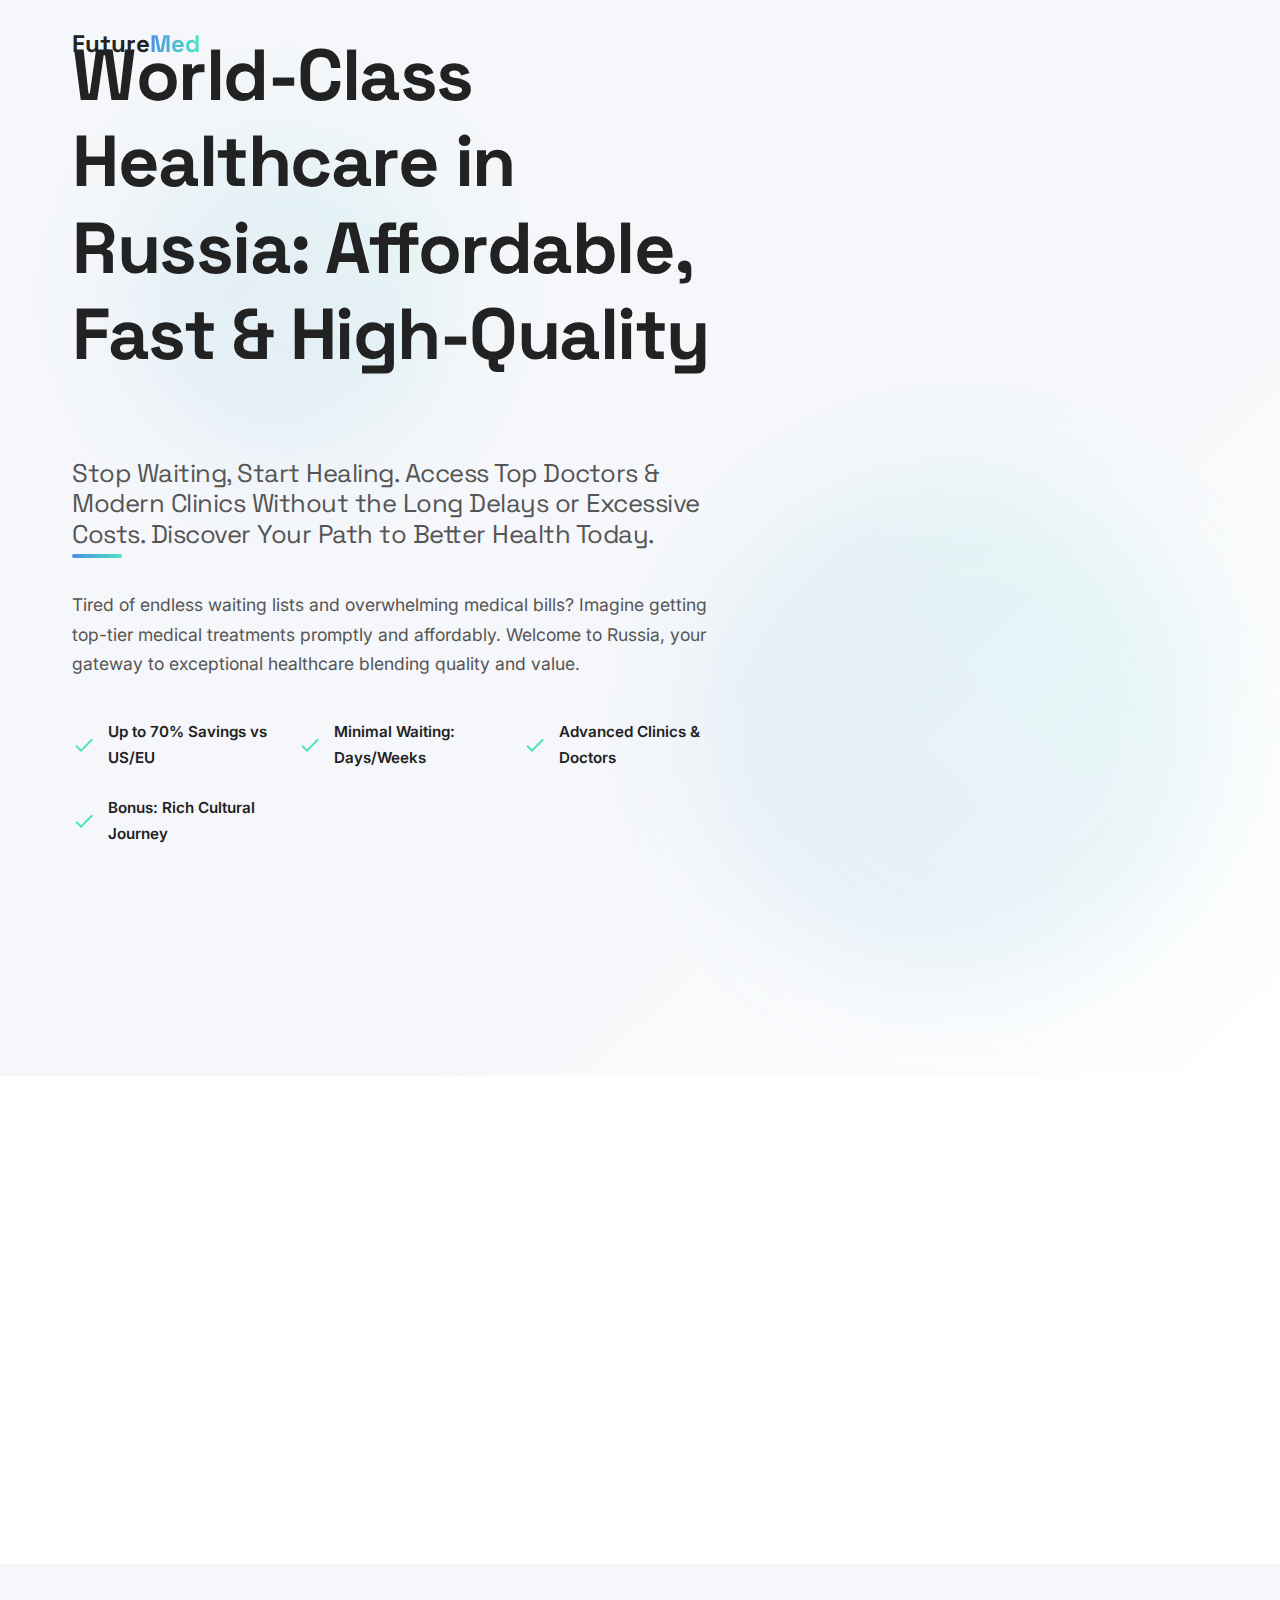
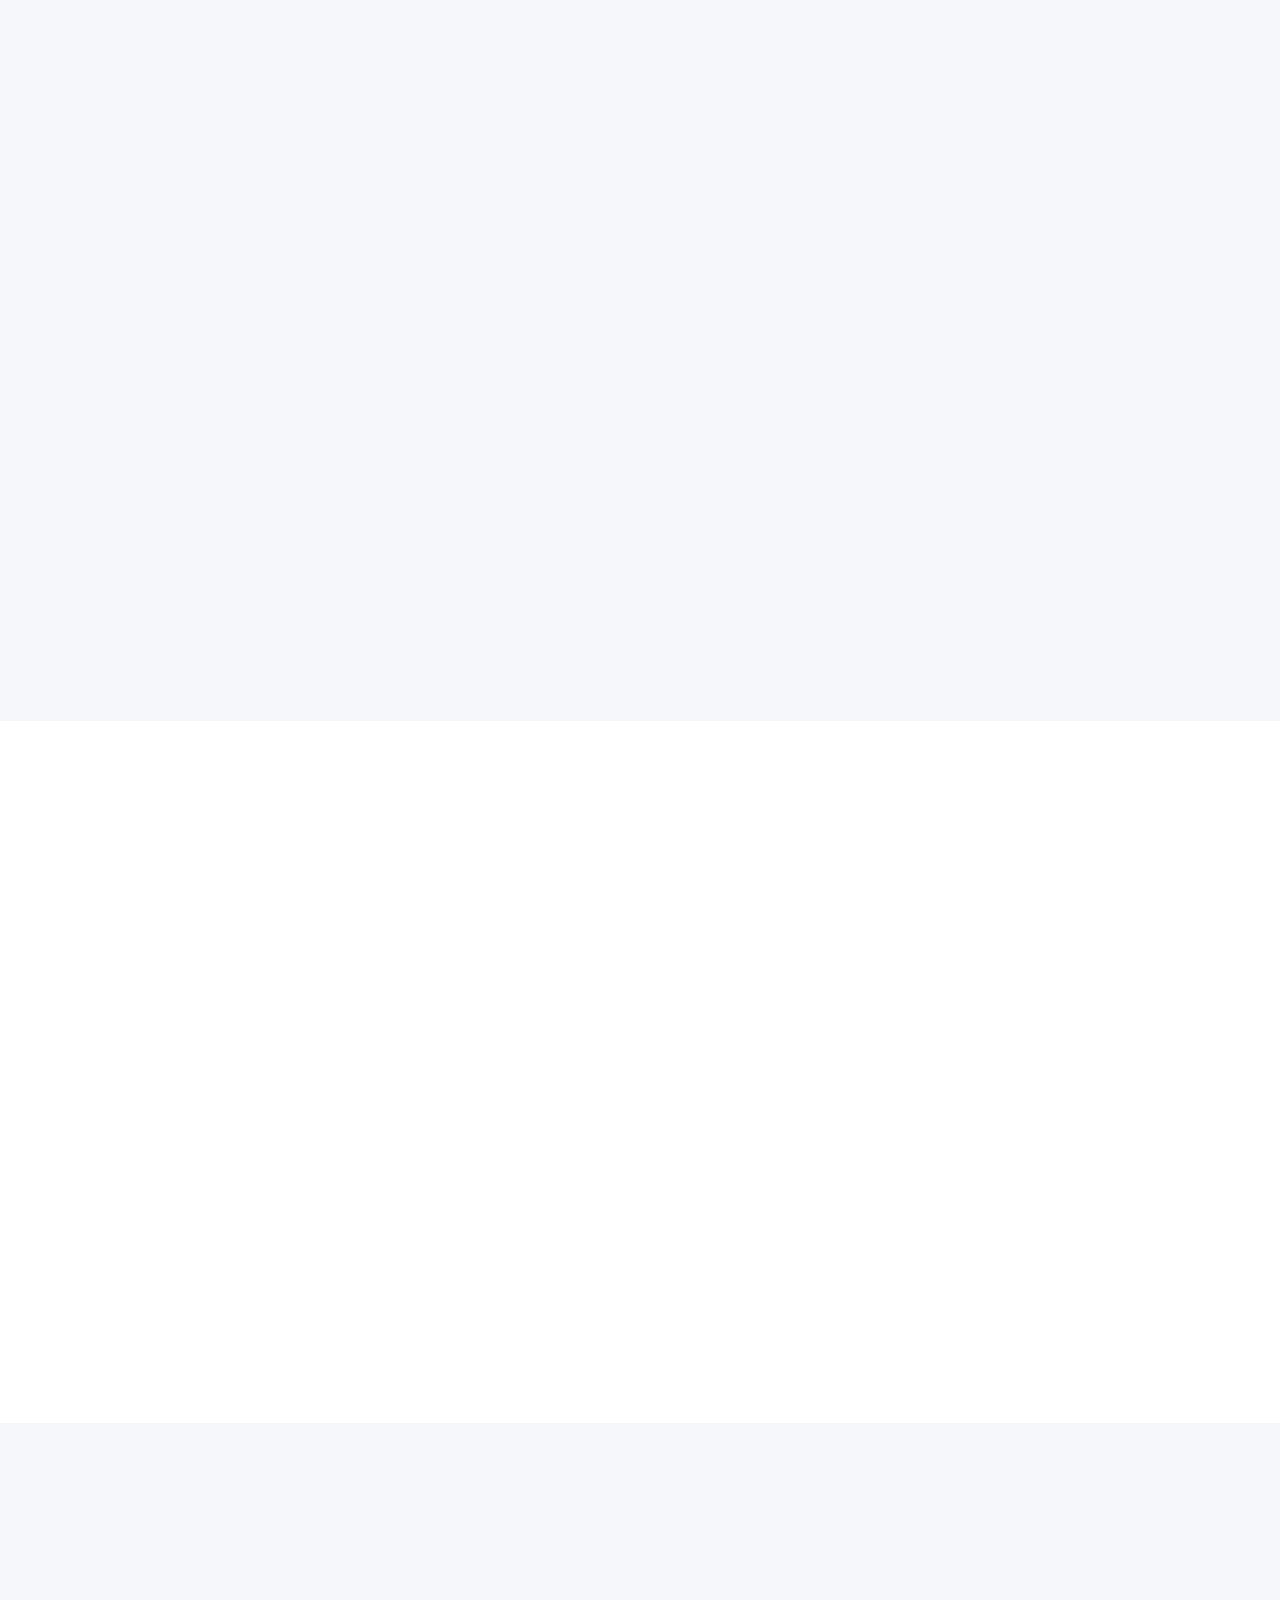
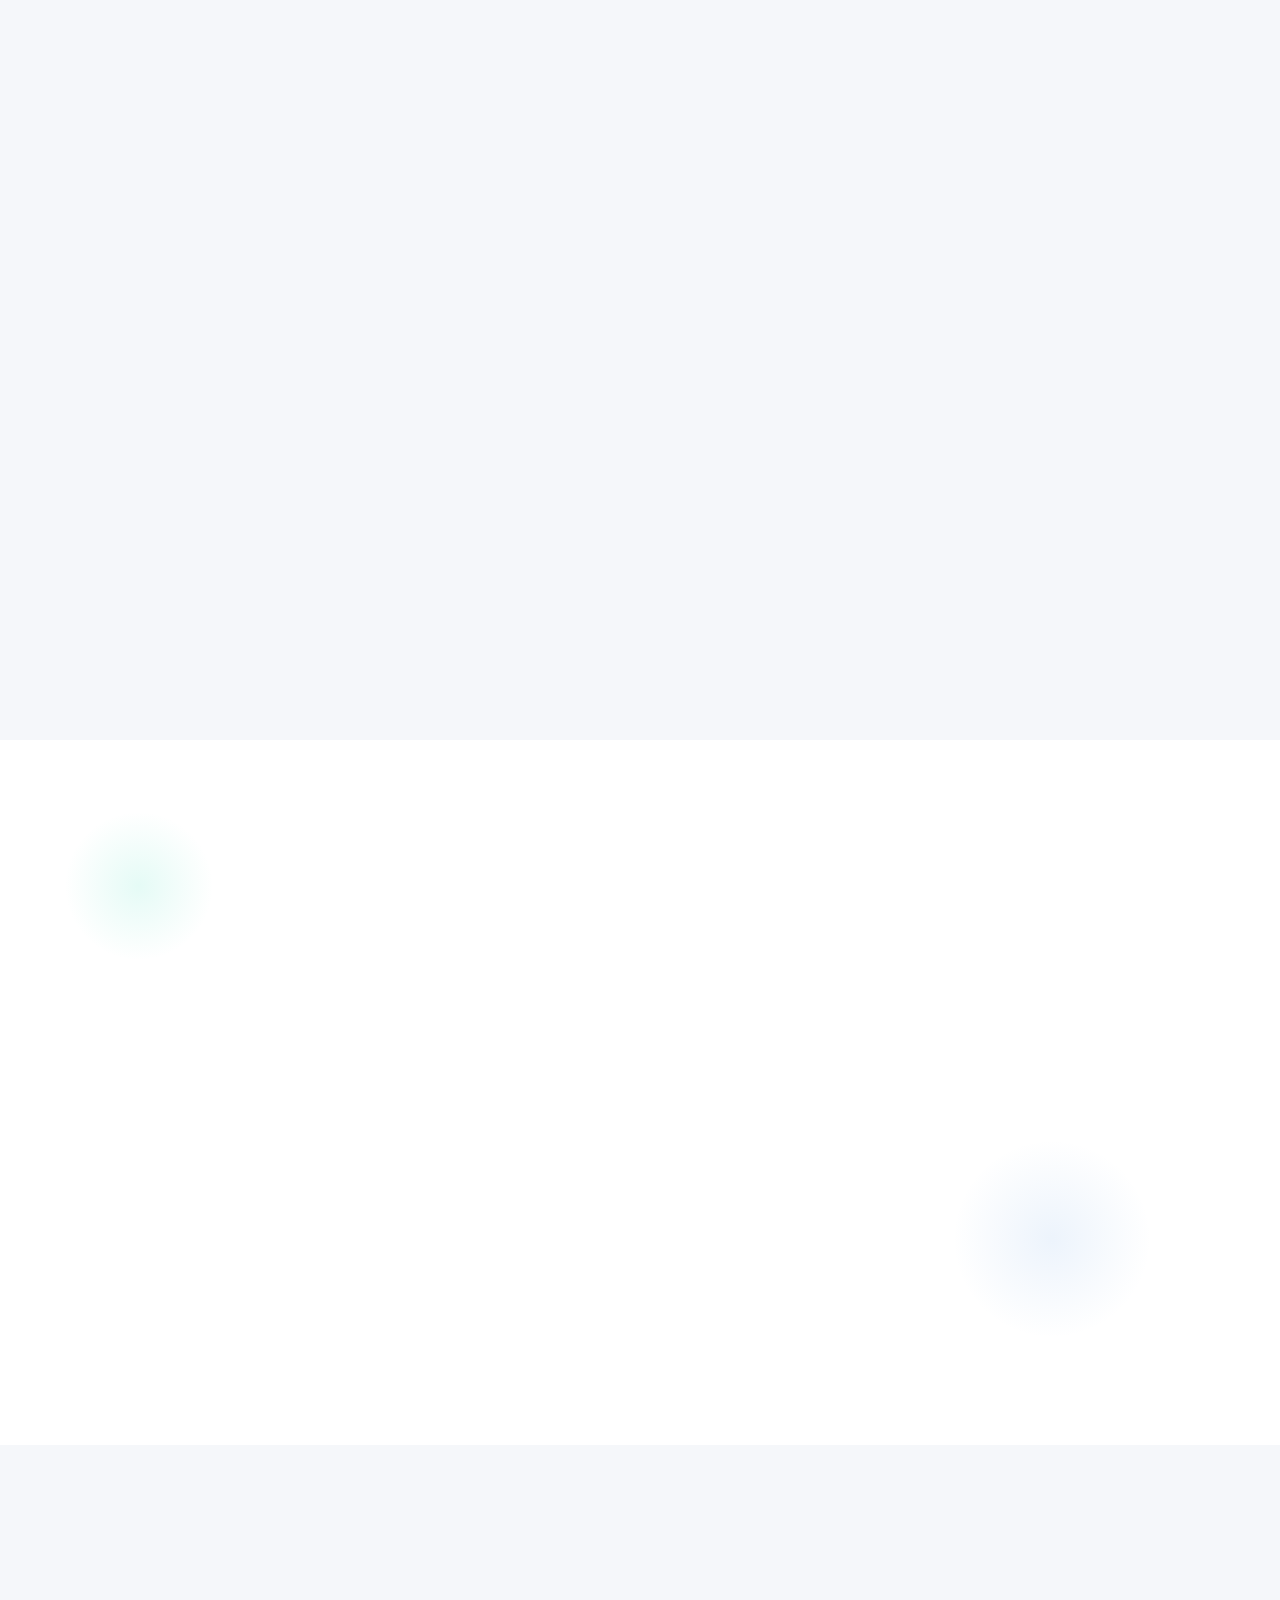
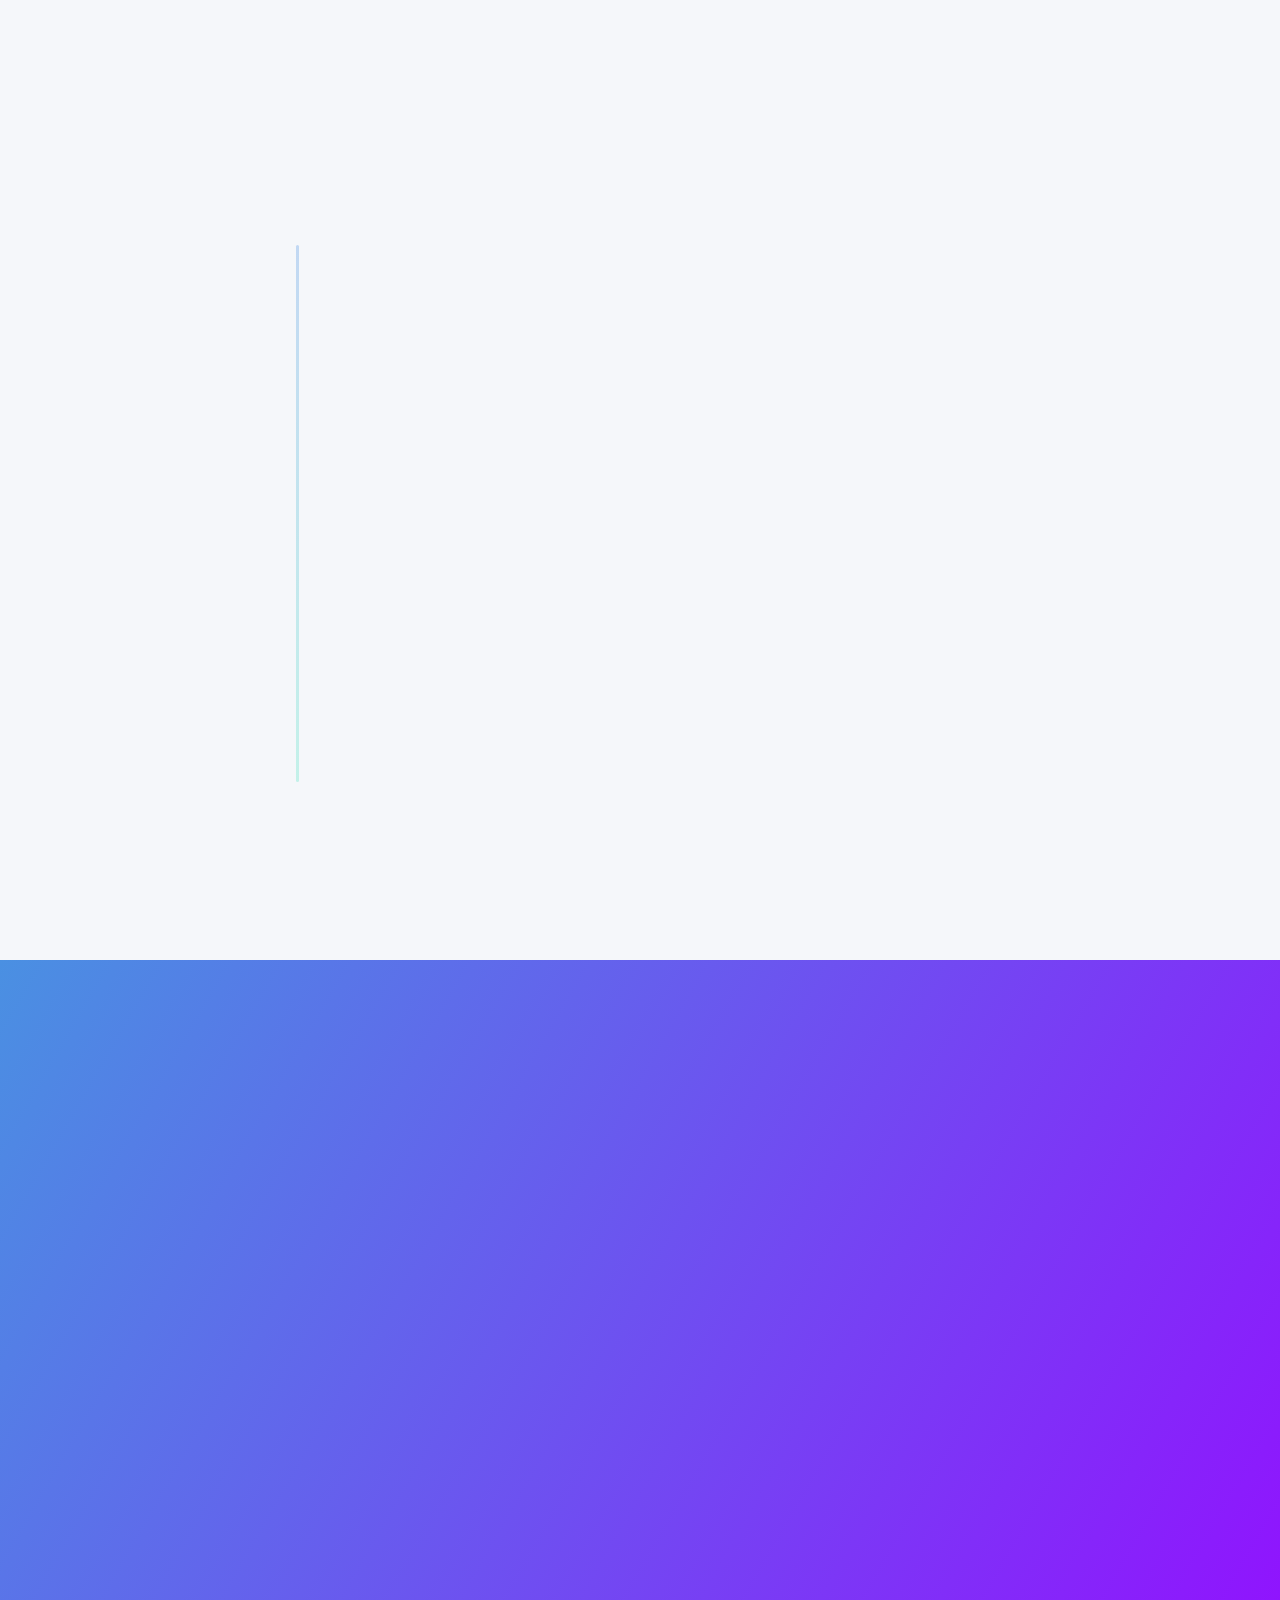
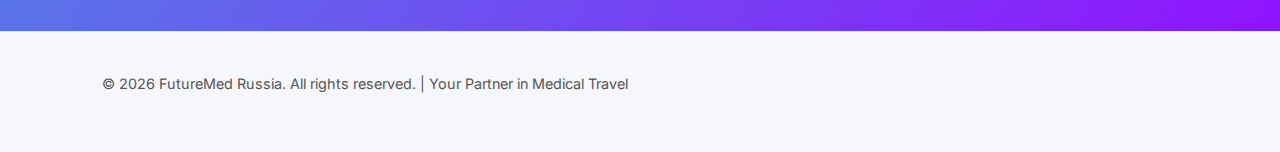
<file: futuremed.html>
<!DOCTYPE html>
<html lang="en">
<head>
    <meta charset="UTF-8">
    <meta name="viewport" content="width=device-width, initial-scale=1.0">
    <title>FutureMed Russia | Next-Gen Healthcare Access</title>
    <meta name="description" content="Experience futuristic healthcare in Russia. Affordable, high-tech medical treatments with minimal wait times. Explore advanced diagnostics, surgery, dentistry, and more.">
    <link rel="preconnect" href="https://fonts.googleapis.com">
    <link rel="preconnect" href="https://fonts.gstatic.com" crossorigin>
    <link href="https://fonts.googleapis.com/css2?family=Inter:wght@300;400;700;900&family=Space+Grotesk:wght@400;700&display=swap" rel="stylesheet">
    <style>
        /* --- CSS Reset & Experimental Setup --- */
        :root {
            /* Futurist Light Palette */
            --primary-glow: #00A1FF; /* Bright Cyan/Blue for highlights and glow */
            --secondary-accent: #9013FE; /* Purple accent */
            --gradient-start: #4A90E2; /* Soft Blue */
            --gradient-end: #50E3C2; /* Teal/Mint */
            --text-color: #222; /* Darker for contrast */
            --light-text-color: #555;
            --bg-color: #FFFFFF;
            --bg-alt-color: #F5F7FA; /* Slightly off-white */
            --border-color: rgba(0, 161, 255, 0.2); /* Light, glowing border */

            /* Typography */
            --heading-font: 'Space Grotesk', sans-serif; /* More character */
            --body-font: 'Inter', sans-serif; /* Clean and readable */

            /* Layout & Spacing */
            --container-width: 1200px;
            --spacing-unit: 1rem; /* 16px */

            /* Animation */
            --transition-fast: 0.2s ease-out;
            --transition-medium: 0.4s ease-out;
        }

        *, *::before, *::after {
            box-sizing: border-box;
            margin: 0;
            padding: 0;
        }

        html {
            scroll-behavior: smooth;
            font-size: 16px;
            background-color: var(--bg-color); /* Ensure background is set on html */
        }

        body {
            font-family: var(--body-font);
            color: var(--text-color);
            line-height: 1.7;
            -webkit-font-smoothing: antialiased;
            -moz-osx-font-smoothing: grayscale;
            overflow-x: hidden; /* Prevent horizontal scroll from animations */
        }

        /* --- Logo (Easter Egg Target) --- */
        .logo {
            font-family: var(--heading-font);
            font-size: 1.5rem;
            font-weight: 700;
            text-decoration: none;
            color: var(--text-color);
            cursor: pointer; /* Indicate interactivity */
            display: inline-block;
            padding: calc(var(--spacing-unit) * 0.5) 0;
            position: relative;
            z-index: 10; /* Keep logo above potential background elements */
            transition: transform var(--transition-medium);
        }
        .logo span { /* Gradient effect on part of the logo */
            background: linear-gradient(90deg, var(--gradient-start), var(--gradient-end));
            -webkit-background-clip: text;
            background-clip: text;
            color: transparent;
        }
        .logo:hover {
             transform: scale(1.05);
        }
        /* Easter egg animation - triggered by JS */
        .logo.easter-egg-spin {
            animation: spin 0.5s linear;
        }
        @keyframes spin {
            from { transform: rotate(0deg) scale(1.05); }
            to { transform: rotate(360deg) scale(1.05); }
        }


        /* --- Typography & Headings --- */
        h1, h2, h3, h4, h5, h6 {
            font-family: var(--heading-font);
            font-weight: 700;
            margin-bottom: calc(var(--spacing-unit) * 1.5);
            line-height: 1.2;
            letter-spacing: -0.5px; /* Slightly tighter spacing */
        }

        h1 {
            font-size: clamp(2.5rem, 6vw, 4.5rem); /* Responsive font size */
            font-weight: 900; /* Make H1 really stand out */
             letter-spacing: -1.5px;
             margin-bottom: var(--spacing-unit);
             /* Optional: Gradient text */
             /* background: linear-gradient(90deg, #333, #555);
             -webkit-background-clip: text;
             background-clip: text;
             color: transparent; */
        }
        h2 {
            font-size: clamp(1.8rem, 4vw, 2.8rem);
            margin-top: calc(var(--spacing-unit) * 4);
            position: relative;
            display: inline-block; /* Allows underline effect */
            padding-bottom: calc(var(--spacing-unit) * 0.5);
        }
        /* Underline effect for H2 */
        h2::after {
            content: '';
            position: absolute;
            bottom: 0;
            left: 0;
            width: 50px; /* Short underline */
            height: 4px;
            background: linear-gradient(90deg, var(--gradient-start), var(--gradient-end));
            border-radius: 2px;
        }

        h3 { font-size: 1.5rem; color: var(--primary-glow); margin-top: var(--spacing-unit) * 2; }
        p { margin-bottom: var(--spacing-unit); color: var(--light-text-color); max-width: 65ch; /* Improve readability */ }
        a { color: var(--primary-glow); text-decoration: none; font-weight: 600; position: relative; }
        /* Interactive underline for links */
         a::after {
             content: '';
             position: absolute;
             width: 100%;
             height: 2px;
             bottom: -2px;
             left: 0;
             background-color: var(--primary-glow);
             transform: scaleX(0);
             transform-origin: bottom right;
             transition: transform 0.25s ease-out;
         }
         a:hover::after {
             transform: scaleX(1);
             transform-origin: bottom left;
         }

        /* --- Layout & Container --- */
        .container {
            max-width: var(--container-width);
            margin: 0 auto;
            padding: 0 calc(var(--spacing-unit) * 2);
        }

        section {
            padding: calc(var(--spacing-unit) * 5) 0;
            position: relative; /* Needed for potential pseudo-elements */
            overflow: hidden; /* Contain animations */
        }

        /* Alternating background with subtle pattern/gradient */
        section:nth-child(even) {
             background-color: var(--bg-alt-color);
            /* Optional subtle background pattern */
             /* background-image: radial-gradient(var(--border-color) 1px, transparent 1px);
             background-size: 20px 20px; */
        }

        /* --- Buttons (Experimental) --- */
        .btn {
            display: inline-block;
            padding: calc(var(--spacing-unit) * 0.9) calc(var(--spacing-unit) * 2.5);
            border: 2px solid transparent; /* Start with transparent border */
            border-radius: 50px; /* Pill shape */
            font-size: 1rem;
            font-family: var(--heading-font);
            font-weight: 700;
            cursor: pointer;
            text-align: center;
            text-decoration: none;
            transition: all var(--transition-medium);
            position: relative;
            overflow: hidden; /* Contain pseudo-elements */
            z-index: 1;
            margin-top: var(--spacing-unit);
        }

        .btn-primary {
            background-color: var(--primary-glow);
            color: #fff;
            box-shadow: 0 5px 15px rgba(0, 161, 255, 0.3); /* Glow effect */
        }
        .btn-primary::before { /* Background fill effect on hover */
             content: '';
             position: absolute;
             top: 0;
             left: 0;
             width: 100%;
             height: 100%;
             background: linear-gradient(90deg, var(--gradient-start), var(--gradient-end));
             transform: scaleX(0);
             transform-origin: left;
             transition: transform var(--transition-medium);
             z-index: -1;
        }
        .btn-primary:hover {
             color: #fff;
             box-shadow: 0 8px 20px rgba(74, 144, 226, 0.4);
             transform: translateY(-3px);
        }
        .btn-primary:hover::before {
            transform: scaleX(1);
        }

        .btn-secondary {
            background-color: transparent;
            color: var(--primary-glow);
            border-color: var(--primary-glow);
        }
        .btn-secondary:hover {
            background-color: var(--primary-glow);
            color: #fff;
            transform: translateY(-3px);
            box-shadow: 0 5px 15px rgba(0, 161, 255, 0.2);
        }

        /* --- Header & Hero (Block 1) --- */
        #hero {
            min-height: 100vh; /* Full viewport height */
            display: flex;
            align-items: center;
            text-align: left; /* Change alignment for more dynamic feel */
            background: linear-gradient(135deg, var(--bg-alt-color) 60%, var(--bg-color) 100%);
            padding-top: calc(var(--spacing-unit) * 2); /* Space for logo */
            position: relative;
        }

        /* Optional: Add subtle animated background shapes */
        #hero::before, #hero::after {
            content: '';
            position: absolute;
            border-radius: 50%;
            background: linear-gradient(45deg, rgba(74, 144, 226, 0.1), rgba(80, 227, 194, 0.1));
            filter: blur(50px); /* Soft blur */
            z-index: 0;
            animation: float 15s ease-in-out infinite alternate;
        }
        #hero::before { /* Larger shape */
            width: 40vw;
            height: 40vw;
            bottom: 10vh;
            right: 5vw;
        }
        #hero::after { /* Smaller shape */
            width: 25vw;
            height: 25vw;
            top: 15vh;
            left: 10vw;
            animation-delay: -5s; /* Offset animation */
        }
        @keyframes float {
            0% { transform: translateY(0px) translateX(0px) rotate(0deg); }
            100% { transform: translateY(-30px) translateX(20px) rotate(15deg); }
        }


        #hero .container {
            position: relative; /* Keep content above background shapes */
            z-index: 1;
             display: grid; /* Use grid for potential asymmetry */
             grid-template-columns: 1.5fr 1fr; /* Example: Wider text column */
             align-items: center;
             gap: calc(var(--spacing-unit) * 3);
        }
         #hero .hero-content { grid-column: 1 / 2; }
         /* Placeholder for potential image/graphic on the right */
         /* #hero .hero-visual { grid-column: 2 / 3; background: #eee; height: 300px; border-radius: 10px;} */

        #hero h1 { margin-bottom: var(--spacing-unit); }
        #hero h2.sub-headline {
            font-size: clamp(1.2rem, 2.5vw, 1.6rem);
            font-weight: 400;
            color: var(--light-text-color);
            margin-bottom: calc(var(--spacing-unit) * 2);
            max-width: 55ch;
        }
        #hero .intro-p {
            font-size: 1.1rem;
            margin-bottom: calc(var(--spacing-unit) * 2.5);
            color: var(--light-text-color);
            max-width: 60ch;
        }
        .benefits-list {
            list-style: none;
            padding: 0;
            display: grid; /* Grid layout for benefits */
            grid-template-columns: repeat(auto-fit, minmax(200px, 1fr));
            gap: calc(var(--spacing-unit) * 1.5);
            margin: calc(var(--spacing-unit) * 2.5) 0;
        }
        .benefits-list li {
            display: flex;
            align-items: center;
            gap: calc(var(--spacing-unit) * 0.75);
            font-weight: 600;
            font-size: 0.95rem;
            color: var(--text-color);
            transition: color var(--transition-fast);
        }
         .benefits-list li:hover { color: var(--primary-glow); }
        .benefits-list li svg {
             width: 24px;
             height: 24px;
             flex-shrink: 0; /* Prevent icon shrinking */
             color: var(--gradient-end); /* Use accent color for icons */
             transition: transform var(--transition-fast);
         }
         .benefits-list li:hover svg { transform: scale(1.1); }

        .trust-indicators {
            font-size: 0.85rem;
            color: var(--light-text-color);
            margin-top: var(--spacing-unit);
            opacity: 0.8;
        }


        /* --- Section Specific Styles --- */

        /* Block 2: Problem/Solution - Asymmetric Grid */
        #problem-solution .container {
            display: grid;
            grid-template-columns: 1fr 1.2fr; /* Asymmetric layout */
            gap: calc(var(--spacing-unit) * 4);
            align-items: center;
        }
        #problem-solution .problem-text { grid-column: 1 / 2; }
        #problem-solution .solution-points { grid-column: 2 / 3; }
        #problem-solution h3 { margin-top: 0; /* Reset margin for grid items */ }


        /* Block 3: Quality - Interactive Cards */
        #quality .quality-features {
            display: grid;
            grid-template-columns: repeat(auto-fit, minmax(300px, 1fr));
            gap: calc(var(--spacing-unit) * 2.5);
            margin-top: calc(var(--spacing-unit) * 3);
        }
        .quality-card {
            background-color: var(--bg-color);
            padding: calc(var(--spacing-unit) * 2);
            border-radius: 12px;
            border: 1px solid var(--border-color);
            transition: transform var(--transition-medium), box-shadow var(--transition-medium);
            box-shadow: 0 4px 15px rgba(0, 0, 0, 0.03);
        }
        .quality-card:hover {
            transform: translateY(-8px) scale(1.02);
            box-shadow: 0 10px 30px rgba(74, 144, 226, 0.15); /* Subtle blue glow */
            border-color: rgba(0, 161, 255, 0.4);
        }
        .quality-card h3 { margin-top: 0; }
         .quality-card ul {
             list-style: none; /* Remove default bullets */
             padding-left: 0;
             margin-top: var(--spacing-unit);
         }
         .quality-card li {
             margin-bottom: calc(var(--spacing-unit) * 0.75);
             position: relative;
             padding-left: calc(var(--spacing-unit) * 1.8);
             font-size: 0.95rem;
         }
         /* Custom bullet points */
         .quality-card li::before {
             content: '✓'; /* Or use SVG */
             position: absolute;
             left: 0;
             top: 2px;
             color: var(--gradient-end);
             font-weight: 700;
             font-size: 1rem;
         }


        /* Block 4: Speed - More dynamic presentation */
        #speed { text-align: center; }
        #speed .speed-content {
             max-width: 750px;
             margin: 0 auto calc(var(--spacing-unit) * 2) auto;
        }
         #speed ul {
            list-style: none;
            padding: 0;
            display: flex;
             flex-wrap: wrap;
            justify-content: center;
             gap: calc(var(--spacing-unit)*1);
            margin: calc(var(--spacing-unit) * 2) 0;
        }
         #speed li {
             background: var(--bg-alt-color);
             padding: calc(var(--spacing-unit)*0.5) calc(var(--spacing-unit)*1);
             border-radius: 20px;
             font-size: 0.9rem;
             font-weight: 500;
             border: 1px solid var(--border-color);
             transition: all var(--transition-fast);
         }
         #speed li strong { color: var(--text-color); font-weight: 700; }
         #speed li:hover {
             background: var(--primary-glow);
             color: white;
             border-color: var(--primary-glow);
             transform: scale(1.05);
         }


        /* Block 5: Treatments - Enhanced Cards */
        #treatments .treatment-grid {
            display: grid;
            grid-template-columns: repeat(auto-fit, minmax(280px, 1fr));
            gap: calc(var(--spacing-unit) * 2);
            margin-top: calc(var(--spacing-unit) * 3);
        }
        .treatment-card {
            background-color: var(--bg-color);
            padding: calc(var(--spacing-unit) * 1.5);
            border-radius: 10px;
            border: 1px solid transparent; /* Start transparent */
            position: relative;
            overflow: hidden;
            transition: transform var(--transition-medium), box-shadow var(--transition-medium);
        }
         /* Gradient border effect */
         .treatment-card::before {
             content: '';
             position: absolute;
             inset: 0;
             border-radius: 10px;
             padding: 1px; /* Border thickness */
             background: linear-gradient(135deg, var(--gradient-start), var(--gradient-end));
             -webkit-mask:
                 linear-gradient(#fff 0 0) content-box,
                 linear-gradient(#fff 0 0);
             mask:
                 linear-gradient(#fff 0 0) content-box, /* Show background */
                 linear-gradient(#fff 0 0); /* Create hole for border */
             -webkit-mask-composite: xor;
             mask-composite: exclude; /* Standard */
             opacity: 0.5;
             transition: opacity var(--transition-medium);
         }
        .treatment-card:hover {
            transform: translateY(-6px);
            box-shadow: 0 8px 25px rgba(0, 0, 0, 0.05);
        }
         .treatment-card:hover::before { opacity: 1; }

        .treatment-card h4 {
            color: var(--text-color); /* Keep heading dark */
            margin-bottom: calc(var(--spacing-unit) * 0.75);
            font-size: 1.25rem;
        }
        .treatment-card ul { list-style: none; padding: 0; margin-bottom: var(--spacing-unit); }
        .treatment-card ul li { margin-bottom: calc(var(--spacing-unit) * 0.4); font-size: 0.9rem; color: var(--light-text-color); }
        .treatment-card .benefit {
             font-weight: 600;
             color: var(--primary-glow);
             font-size: 0.9rem;
             margin-top: var(--spacing-unit);
             display: block;
         }
         .treatment-card .benefit::before { content: none; } /* Remove old 'Benefit:' prefix */


        /* Block 6: Culture - Abstract Background */
        #culture {
             text-align: center;
             background-color: var(--bg-color); /* Override alternating background */
             position: relative;
        }
         /* Abstract shapes */
         #culture::before {
            content: '';
            position: absolute;
            top: 10%;
            left: 5%;
            width: 150px;
            height: 150px;
            background: radial-gradient(circle, rgba(80, 227, 194, 0.15) 0%, rgba(80, 227, 194, 0) 70%);
             z-index: 0;
         }
         #culture::after {
            content: '';
            position: absolute;
            bottom: 15%;
            right: 10%;
            width: 200px;
            height: 200px;
            background: radial-gradient(circle, rgba(74, 144, 226, 0.1) 0%, rgba(74, 144, 226, 0) 70%);
             border-radius: 50%;
             z-index: 0;
         }
        #culture .container { position: relative; z-index: 1; }
        #culture .culture-content { max-width: 700px; margin: 0 auto; }
        #culture ul {
            list-style: none;
            padding: 0;
            margin: calc(var(--spacing-unit) * 2) 0;
            display: flex;
            justify-content: center;
            gap: var(--spacing-unit);
            flex-wrap: wrap;
        }
        #culture li {
             background: rgba(255, 255, 255, 0.8);
             padding: calc(var(--spacing-unit) * 0.6) calc(var(--spacing-unit) * 1.2);
             border-radius: 6px;
             font-weight: 500;
             font-size: 0.9rem;
             border: 1px solid rgba(0, 0, 0, 0.05);
             backdrop-filter: blur(3px); /* Glassmorphism effect */
         }


        /* Block 7: How It Works - Timeline Style */
        #how-it-works { background-color: var(--bg-alt-color); }
        #how-it-works .container { max-width: 800px; } /* Narrower for timeline */
        .process-steps {
            list-style: none;
            padding: 0;
            margin-top: calc(var(--spacing-unit) * 3);
            position: relative;
        }
         /* Central timeline line */
         .process-steps::before {
             content: '';
             position: absolute;
             top: 15px; /* Align with center of numbers */
             bottom: 15px;
             left: calc(var(--spacing-unit) * 1.5); /* Position line under numbers */
             width: 3px;
             background: linear-gradient(180deg, var(--gradient-start), var(--gradient-end));
             border-radius: 2px;
             opacity: 0.3;
         }

        .process-steps li {
            position: relative;
            padding-left: calc(var(--spacing-unit) * 4); /* Space for number and line */
            margin-bottom: calc(var(--spacing-unit) * 2.5);
        }
        /* Step number circle */
        .process-steps li::before {
            counter-increment: step-counter;
            content: counter(step-counter);
            position: absolute;
            left: 0;
            top: 0;
            background: white;
             border: 2px solid var(--primary-glow);
            color: var(--primary-glow);
            width: calc(var(--spacing-unit) * 3);
            height: calc(var(--spacing-unit) * 3);
            border-radius: 50%;
            display: flex;
            align-items: center;
            justify-content: center;
            font-weight: 700;
            font-family: var(--heading-font);
            font-size: 1rem;
            z-index: 1; /* Above the timeline line */
             transition: all var(--transition-medium);
        }
         .process-steps li:hover::before {
             background: var(--primary-glow);
             color: white;
             transform: scale(1.1);
             box-shadow: 0 0 15px rgba(0, 161, 255, 0.4);
         }
         .process-steps strong { color: var(--text-color); font-weight: 700; display: block; margin-bottom: calc(var(--spacing-unit) * 0.25); font-size: 1.1rem; }
         .process-steps p { font-size: 0.95rem; margin-bottom: 0; }


        /* Block 8: Final CTA - Stronger Visual */
        #final-cta {
            text-align: center;
            background: linear-gradient(135deg, #3A1C71, #D76D77, #FFAF7B); /* Example bold gradient */
             background: linear-gradient(120deg, var(--gradient-start) 0%, var(--secondary-accent) 100%);
            color: #fff;
            padding: calc(var(--spacing-unit) * 6) 0;
        }
        #final-cta h2 { color: #fff; }
         #final-cta h2::after { background: white; } /* White underline on dark bg */
        #final-cta p { color: rgba(255, 255, 255, 0.85); max-width: 70ch; margin-left: auto; margin-right: auto; }
        #final-cta .benefits-summary {
             font-weight: 600;
             margin: calc(var(--spacing-unit) * 2) 0;
             color: #fff;
             opacity: 0.9;
             font-size: 1.1rem;
         }
        #final-cta .btn-primary {
             background-color: #fff; /* White button on gradient */
             color: var(--primary-glow);
             font-size: 1.1rem;
             padding: calc(var(--spacing-unit) * 1) calc(var(--spacing-unit) * 3);
             box-shadow: 0 5px 20px rgba(0, 0, 0, 0.2);
             border: none;
         }
         #final-cta .btn-primary::before { background: var(--bg-alt-color); } /* Light fill on hover */
         #final-cta .btn-primary:hover {
             color: var(--secondary-accent); /* Change text color on hover */
             box-shadow: 0 8px 25px rgba(0, 0, 0, 0.3);
         }
         #final-cta .contact-info {
             margin-top: calc(var(--spacing-unit) * 2.5);
             font-size: 0.9rem;
             color: rgba(255, 255, 255, 0.7);
         }
         #final-cta .contact-info a { color: #fff; }


        /* --- Footer --- */
        footer {
            text-align: center;
            padding: calc(var(--spacing-unit) * 2.5) 0;
            background-color: var(--bg-alt-color);
            border-top: 1px solid var(--border-color);
            font-size: 0.9rem;
            color: var(--light-text-color);
        }
         /* Footer Easter Egg Trigger - Hover over the year */
         #current-year:hover {
             cursor: help; /* Hint for interactivity */
             color: var(--secondary-accent);
             font-weight: 700;
         }


        /* --- Scroll Animations --- */
        [data-scroll-reveal] {
            opacity: 0;
            transform: translateY(30px); /* Start slightly lower */
            transition: opacity 0.8s cubic-bezier(0.175, 0.885, 0.32, 1.275), /* Bounce effect */
                        transform 0.8s cubic-bezier(0.175, 0.885, 0.32, 1.275);
        }
        [data-scroll-reveal].is-visible {
            opacity: 1;
            transform: translateY(0);
        }
        /* Staggered animation for lists/grids */
         [data-scroll-reveal] > * {
            transition-delay: calc(var(--stagger-index, 0) * 100ms); /* JS will set --stagger-index */
         }


        /* --- Responsive Design --- */
        @media (max-width: 992px) {
            :root { --spacing-unit: 0.9rem; }
            #hero .container { grid-template-columns: 1fr; text-align: center; }
             #hero .hero-content { grid-column: 1 / -1; }
             #hero .hero-visual { display: none; } /* Hide visual placeholder */
             #hero h1 { margin: 0 auto var(--spacing-unit) auto; max-width: 20ch;}
             #hero h2.sub-headline { margin: 0 auto calc(var(--spacing-unit) * 2) auto; }
             #hero .intro-p { margin: 0 auto calc(var(--spacing-unit) * 2.5) auto; }
             h2::after { left: 50%; transform: translateX(-50%); } /* Center underline */
             #problem-solution .container { grid-template-columns: 1fr; text-align: center; }
             #problem-solution .problem-text, #problem-solution .solution-points { grid-column: 1 / -1; }
             p { max-width: none; } /* Remove max-width constraint */
        }

        @media (max-width: 576px) {
            html { font-size: 15px; }
            .benefits-list { grid-template-columns: 1fr; } /* Stack benefits */
             #quality .quality-features { grid-template-columns: 1fr; }
             #treatments .treatment-grid { grid-template-columns: 1fr; }
             .process-steps::before { left: calc(var(--spacing-unit) * 1.2); } /* Adjust timeline position */
             .process-steps li { padding-left: calc(var(--spacing-unit) * 3.5); }
             .process-steps li::before { width: calc(var(--spacing-unit) * 2.5); height: calc(var(--spacing-unit) * 2.5); font-size: 0.9rem;}
             .btn { width: 100%; /* Full-width buttons */ }
        }

    </style>
</head>
<body>
    <!-- Simple Header with Logo -->
    <header style="padding: var(--spacing-unit) 0; position: absolute; top: 0; left: 0; width: 100%; z-index: 10;">
        <div class="container">
             <!-- Logo as Easter Egg target -->
             <a href="#" class="logo" id="main-logo" title="Click me? :)">Future<span>Med</span></a>
        </div>
    </header>

    <!-- Block 1: Hero Section -->
    <section id="hero">
        <div class="container">
            <div class="hero-content" data-scroll-reveal>
                 <h1>World-Class Healthcare in Russia: <span>Affordable, Fast & High-Quality</span></h1>
                 <h2 class="sub-headline">Stop Waiting, Start Healing. Access Top Doctors & Modern Clinics Without the Long Delays or Excessive Costs. Discover Your Path to Better Health Today.</h2>
                <p class="intro-p">Tired of endless waiting lists and overwhelming medical bills? Imagine getting top-tier medical treatments promptly and affordably. Welcome to Russia, your gateway to exceptional healthcare blending quality and value.</p>
                 <ul class="benefits-list">
                     <!-- SVG Checkmark Icon -->
                    <svg width="0" height="0" style="position:absolute;">
                        <defs>
                            <symbol id="icon-check" viewBox="0 0 24 24">
                                <path fill="currentColor" d="M9 16.17L4.83 12l-1.42 1.41L9 19 21 7l-1.41-1.41z"/>
                            </symbol>
                        </defs>
                    </svg>
                    <!-- Benefits -->
                     <li data-scroll-reveal><svg><use xlink:href="#icon-check"/></svg> Up to 70% Savings vs US/EU</li>
                     <li data-scroll-reveal><svg><use xlink:href="#icon-check"/></svg> Minimal Waiting: Days/Weeks</li>
                     <li data-scroll-reveal><svg><use xlink:href="#icon-check"/></svg> Advanced Clinics & Doctors</li>
                     <li data-scroll-reveal><svg><use xlink:href="#icon-check"/></svg> Bonus: Rich Cultural Journey</li>
                </ul>
                <div data-scroll-reveal>
                    <button class="btn btn-primary cta-button" data-action="quote">Get Your Free Quote</button>
                    <div class="trust-indicators">No obligation &amp; Confidential</div>
                </div>
            </div>
             <!-- Optional: Add a visual element here for larger screens -->
             <!-- <div class="hero-visual" data-scroll-reveal></div> -->
        </div>
    </section>

    <!-- Block 2: The Problem & The Smart Solution -->
    <section id="problem-solution">
        <div class="container">
             <div class="problem-text" data-scroll-reveal>
                 <h2>Escape the Healthcare Maze</h2>
                 <p>Frustrated by the dilemma of high costs for quality or long waits for affordability? Your health deserves better. Discover a balanced, effective path to the treatment you need, precisely when you need it.</p>
            </div>
             <div class="solution-points" data-scroll-reveal>
                <h3>Why Russia is Your Smart Choice</h3>
                <p><strong>Incredible Value:</strong> Save 50-70% on major procedures (diagnostics, surgery, fertility, dental) compared to the West. It's smart economics, not lower quality.</p>
                 <p><strong>Proven Expertise:</strong> Access highly educated, internationally recognized doctors using cutting-edge tech in clinics meeting global standards.</p>
                 <p style="margin-top: var(--spacing-unit); font-weight: 600;">Make a savvy investment in your health – outstanding care without the financial strain.</p>
             </div>
        </div>
    </section>

    <!-- Block 3: Building Trust - Quality & Expertise -->
    <section id="quality">
        <div class="container">
            <h2 data-scroll-reveal>Uncompromising Quality: Trust Russian Excellence</h2>
            <p data-scroll-reveal>Forget outdated myths. We connect you with modern, world-class medical facilities and professionals committed to exceeding expectations.</p>
            <div class="quality-features">
                <div class="quality-card" data-scroll-reveal>
                    <h3>State-of-the-Art Facilities</h3>
                    <ul>
                        <li>Advanced MRI, CT, PET Scanners</li>
                        <li>Robotic Surgery Systems (e.g., Da Vinci)</li>
                        <li>Top-Tier Dental Labs & Materials</li>
                        <li>Rigorous Sterility & Hygiene Protocols</li>
                    </ul>
                </div>
                <div class="quality-card" data-scroll-reveal>
                    <h3>Skilled Medical Professionals</h3>
                    <ul>
                        <li>Internationally Trained & Experienced Doctors</li>
                        <li>Deep Specialization (Cardiology, Ortho, IVF etc.)</li>
                        <li>English Fluency & Medical Interpreters</li>
                        <li>Commitment to Evidence-Based Care</li>
                    </ul>
                </div>
            </div>
            <p data-scroll-reveal style="margin-top: calc(var(--spacing-unit) * 2); text-align: center; font-weight: 600;">Meticulously vetted partners ensure safe, effective care.</p>
        </div>
    </section>

    <!-- Block 4: Highlighting Speed -->
    <section id="speed">
        <div class="container">
            <div class="speed-content" data-scroll-reveal>
                 <h2>Say Goodbye to Waiting Lists</h2>
                 <p>Endless waits compromise health and add stress. Russia offers a refreshingly efficient alternative.</p>
                 <ul>
                     <li><strong>Prompt Appointments:</strong> Often within days.</li>
                     <li><strong>Swift Procedures:</strong> Typically within weeks.</li>
                     <li><strong>Reduced Anxiety:</strong> Focus on recovery.</li>
                     <li><strong>Better Outcomes:</strong> Timely intervention matters.</li>
                 </ul>
                <p>Imagine quickly getting that knee replacement, cataract surgery, or IVF cycle. We coordinate everything for a smooth, rapid journey.</p>
                <button class="btn btn-secondary cta-button" data-action="availability">Check Availability</button>
            </div>
        </div>
    </section>

    <!-- Block 5: Concrete Examples -->
    <section id="treatments">
        <div class="container">
            <h2 data-scroll-reveal>Explore Popular High-Quality Treatments</h2>
            <p data-scroll-reveal>Patients worldwide choose Russia for specialized care. Our partner clinics excel in:</p>
            <div class="treatment-grid">
                <div class="treatment-card" data-scroll-reveal>
                    <h4>Dentistry</h4>
                    <ul><li>Implants, All-on-4/6</li><li>Veneers, Crowns</li><li>Full Restorations</li></ul>
                    <span class="benefit">Top materials, significant savings.</span>
                </div>
                <div class="treatment-card" data-scroll-reveal>
                    <h4>Ophthalmology</h4>
                    <ul><li>LASIK, Femto-LASIK</li><li>Premium Cataract Surgery</li><li>Glaucoma Treatment</li></ul>
                    <span class="benefit">Advanced tech, experienced surgeons.</span>
                </div>
                 <div class="treatment-card" data-scroll-reveal>
                     <h4>Orthopedics</h4>
                     <ul><li>Hip & Knee Replacement</li><li>Spinal Surgery</li><li>Sports Medicine</li></ul>
                    <span class="benefit">Regain mobility, modern rehab.</span>
                 </div>
                <div class="treatment-card" data-scroll-reveal>
                    <h4>Fertility (IVF)</h4>
                     <ul><li>IVF, ICSI, Egg Donation</li><li>Surrogacy Programs</li></ul>
                    <span class="benefit">High success rates, affordable care.</span>
                </div>
                <div class="treatment-card" data-scroll-reveal>
                    <h4>Cosmetic Surgery</h4>
                    <ul><li>Facelift, Rhinoplasty</li><li>Breast Augmentation</li><li>Liposuction</li></ul>
                    <span class="benefit">Board-certified surgeons, modern clinics.</span>
                </div>
                 <div class="treatment-card" data-scroll-reveal>
                     <h4>Advanced Diagnostics</h4>
                     <ul><li>Full Body Scans (MRI/CT)</li><li>Genetic Testing</li><li>Specialized Check-ups</li></ul>
                     <span class="benefit">Precise, fast, and cost-effective.</span>
                 </div>
            </div>
             <p data-scroll-reveal style="margin-top: calc(var(--spacing-unit) * 2);">Connecting you with the right specialists in Russia.</p>
        </div>
    </section>

    <!-- Block 6: Added Value - Cultural Experience -->
    <section id="culture">
        <div class="container">
             <div class="culture-content" data-scroll-reveal>
                 <h2>More Than Medicine: Discover Russia</h2>
                 <p>Combine wellness with an unforgettable travel adventure. Explore Russia's rich history, art, and stunning landscapes during your medical journey.</p>
                 <h3>Highlights:</h3>
                 <ul>
                     <li>Iconic Landmarks</li>
                     <li>World-Class Arts</li>
                     <li>Culinary Delights</li>
                     <li>Genuine Hospitality</li>
                 </ul>
                 <p>We assist with stays, guides, and activities suited to your schedule. Make memories beyond treatment.</p>
             </div>
        </div>
    </section>

    <!-- Block 7: How It Works -->
    <section id="how-it-works">
        <div class="container">
            <h2 data-scroll-reveal>Your Seamless Journey: How We Help</h2>
            <p data-scroll-reveal>Navigating international healthcare is easy with our dedicated support from start to finish.</p>
            <ol class="process-steps">
                 <li data-scroll-reveal><strong>Free Initial Consultation:</strong> Discuss needs & history (no obligation).</li>
                 <li data-scroll-reveal><strong>Personalized Plan & Quote:</strong> Vetted clinics, transparent costs.</li>
                 <li data-scroll-reveal><strong>Hassle-Free Arrangements:</strong> Visa help, flights, accommodation, transfers.</li>
                 <li data-scroll-reveal><strong>Clear Communication:</strong> Professional medical interpreters.</li>
                 <li data-scroll-reveal><strong>On-Site Support:</strong> Personal coordinator during your stay.</li>
                 <li data-scroll-reveal><strong>Post-Treatment Care:</strong> Facilitate follow-up communication.</li>
            </ol>
             <p data-scroll-reveal style="text-align: center; font-weight: 600; margin-top: calc(var(--spacing-unit) * 2);">We handle logistics, you focus on health.</p>
        </div>
    </section>

    <!-- Block 8: Final Call to Action -->
    <section id="final-cta">
        <div class="container" data-scroll-reveal>
            <h2>Ready for a Healthier, Happier You?</h2>
            <p class="benefits-summary">Access high-quality, affordable care without the wait. Skilled doctors, modern clinics, incredible savings & cultural discovery await in Russia.</p>
            <p>Don't compromise your well-being. Contact us NOW for your FREE, no-obligation consultation and personalized quote.</p>
            <button class="btn btn-primary cta-button" data-action="consultation">Request Free Consultation</button>
            <div class="contact-info">
                Or call us at <a href="tel:+[YourPhoneNumber]">[Your Phone Number]</a> / Email: <a href="mailto:[YourEmailAddress]">[Your Email Address]</a>
            </div>
        </div>
    </section>

    <!-- Footer -->
    <footer>
        <div class="container">
            <p>&copy; <span id="current-year" title="Psst! Check the console (F12) ;) "></span> FutureMed Russia. All rights reserved. | Your Partner in Medical Travel</p>
        </div>
    </footer>

    <script>
        // --- Enhanced JavaScript ---

        // 1. Set current year & Easter Egg Hint Setup
        const currentYearSpan = document.getElementById('current-year');
        currentYearSpan.textContent = new Date().getFullYear();
         // (Title attribute already added in HTML for hover hint)

        // 2. CTA Button Handler (Still using alert for demo)
        const ctaButtons = document.querySelectorAll('.cta-button');
        ctaButtons.forEach(button => {
            button.addEventListener('click', function() {
                const action = this.getAttribute('data-action');
                 alert(`Action: ${action}. Let's proceed! (Placeholder)`);
                 console.log(`CTA Triggered: ${action}`);
            });
        });

        // 3. Intersection Observer for Scroll Animations
        const revealElements = document.querySelectorAll('[data-scroll-reveal]');

        const revealObserver = new IntersectionObserver((entries, observer) => {
            entries.forEach((entry, index) => {
                if (entry.isIntersecting) {
                    // Add stagger effect for children if needed
                    const children = entry.target.children;
                    if (children.length > 1 && entry.target.classList.contains('benefits-list') || entry.target.classList.contains('treatment-grid') || entry.target.classList.contains('quality-features') || entry.target.classList.contains('process-steps')) {
                        Array.from(children).forEach((child, childIndex) => {
                             child.style.setProperty('--stagger-index', childIndex);
                        });
                    }
                    // Add class to trigger animation
                    entry.target.classList.add('is-visible');
                    // Optional: Unobserve after revealing to save resources
                    // observer.unobserve(entry.target);
                }
                 // Optional: Reset animation if element scrolls out of view
                 // else {
                 //     entry.target.classList.remove('is-visible');
                 // }
            });
        }, {
            threshold: 0.1, // Trigger when 10% of the element is visible
            // rootMargin: "-50px 0px -50px 0px" // Optional: adjust trigger area
        });

        revealElements.forEach(el => {
            revealObserver.observe(el);
        });


        // 4. Easter Egg 1: Logo Spin on Click
        const logo = document.getElementById('main-logo');
         let spinTimeout;
        logo.addEventListener('click', (e) => {
             e.preventDefault(); // Prevent default link behavior
             if (logo.classList.contains('easter-egg-spin')) return; // Prevent multiple clicks during animation

             logo.classList.add('easter-egg-spin');
             console.log('Logo clicked! Spin initiated.');

             // Clear previous timeout if exists
             clearTimeout(spinTimeout);

             // Remove class after animation finishes (500ms duration)
             spinTimeout = setTimeout(() => {
                 logo.classList.remove('easter-egg-spin');
             }, 500);
        });

         // 5. Easter Egg 2: Console Message
         console.log(`%c
███████╗██╗   ██╗████████╗ ██████╗███████╗ ██████╗ ███████╗██████╗
██╔════╝██║   ██║╚══██╔══╝██╔════╝██╔════╝██╔════╝ ██╔════╝██╔══██╗
███████╗██║   ██║   ██║   ██║     ███████╗██║  ███╗███████╗██████╔╝
╚════██║██║   ██║   ██║   ██║     ╚════██║██║   ██║╚════██║██╔══██╗
███████║╚██████╔╝   ██║   ╚██████╗███████║╚██████╔╝███████║██║  ██║
╚══════╝ ╚═════╝    ╚═╝    ╚═════╝╚══════╝ ╚═════╝ ╚══════╝╚═╝  ╚═╝
`, "color: #4A90E2; font-weight: bold;");
         console.log("%c👋 Hello there, curious developer! %cLooks like you found an Easter Egg. 😉\nInterested in how this page works or have questions about medical travel to Russia? We appreciate attention to detail! Contact us!",
             "color: #00A1FF; font-size: 14px; font-weight: bold;",
             "color: #555; font-size: 12px;");


         // Optional 6. Easter Egg 3: Hint on year hover (already hinted with title attr)
         // Could add more complex JS logic here if needed


    </script>

</body>
</html>
</file>
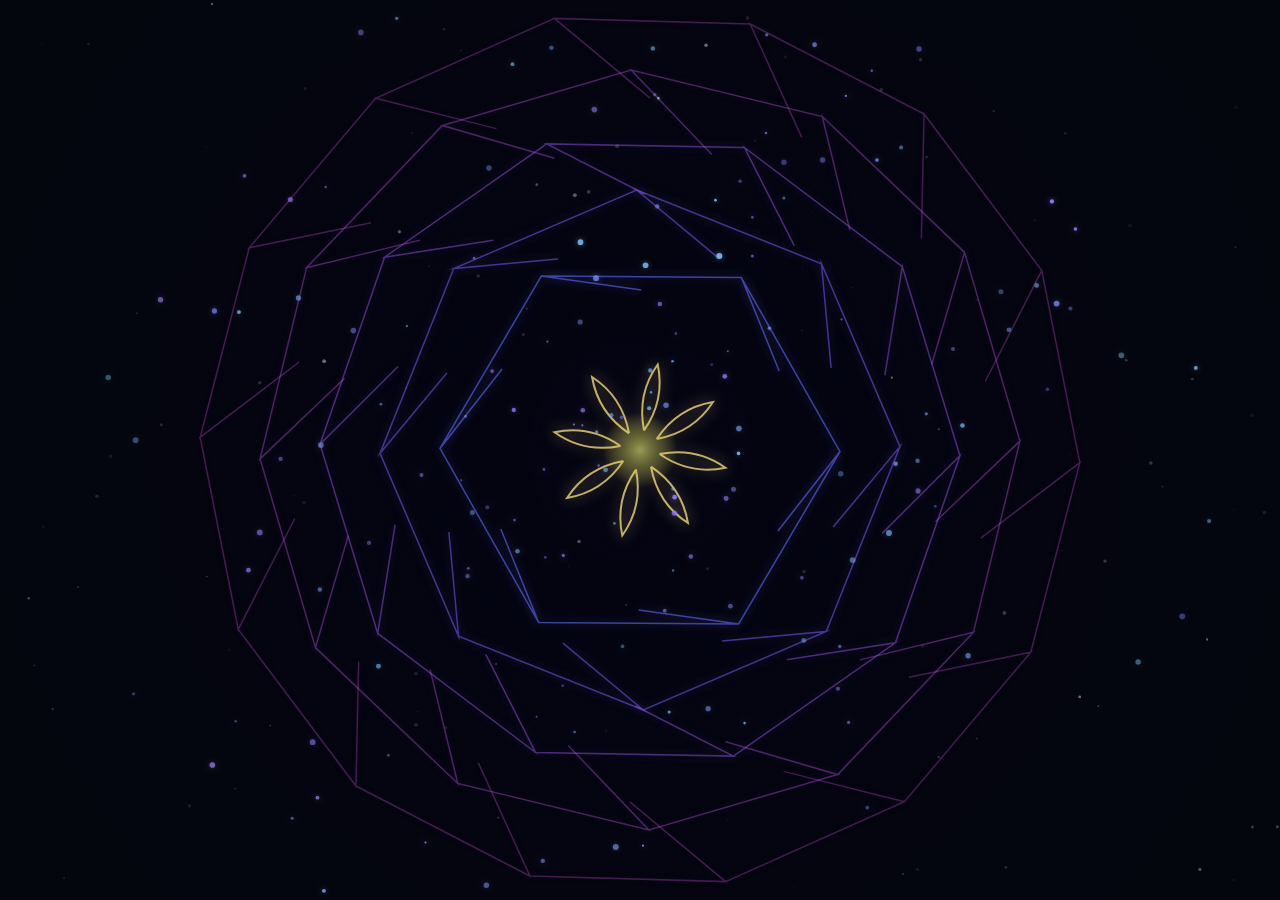
<file: lotosgem.html>
<!DOCTYPE html>
<html lang="ru">
<head>
    <meta charset="UTF-8">
    <meta name="viewport" content="width=device-width, initial-scale=1.0">
    <title>Медитация: Космический Лотос v3 (Ускоренный)</title>
    <style>
        body {
            margin: 0;
            overflow: hidden;
            background-color: #000010;
            display: flex;
            justify-content: center;
            align-items: center;
            height: 100vh;
        }
        canvas {
            display: block;
        }
    </style>
</head>
<body>
    <canvas id="meditationCanvas"></canvas>

    <script>
        const canvas = document.getElementById('meditationCanvas');
        const ctx = canvas.getContext('2d');

        let width, height;
        let centerX, centerY;
        let time = 0;
        let particles = [];
        let stars = [];

        // --- Параметры Анимации ---
        const STAR_COUNT = 100;
        const PARTICLE_COUNT = 150;
        const MANDALA_LAYERS = 5;
        const MANDALA_RADIUS = 200;
        const LOTUS_PETALS = 8;
        const LOTUS_BASE_RADIUS = 30;

        // --- Скорости и параметры эффектов (ОБНОВЛЕНЫ) ---
        const LOTUS_PULSE_SPEED = 0.1; // Оставляем прежней
        // Скорость вращения лотоса для полного оборота примерно за 10 секунд
        const LOTUS_ROTATION_SPEED = Math.PI / 8; // ~1.047
        // Ускоренная скорость изменения цвета лотоса (было 0.3)
        const LOTUS_HUE_CHANGE_SPEED = 1.2;
        const LOTUS_HUE_RANGE = 30;

        const MANDALA_ROTATION_BASE_SPEED = 0.015;   // Оставляем прежней
        const MANDALA_ROTATION_LAYER_FACTOR = 0.010; // Оставляем прежней
        // Ускоренная скорость изменения цвета мандалы (было 0.2)
        const MANDALA_HUE_CHANGE_SPEED = 0.8;
        const MANDALA_HUE_RANGE = 40;

        const PARTICLE_SPEED = 0.5; // Оставляем прежней

        // --- Инициализация ---
        function setup() {
            width = canvas.width = window.innerWidth;
            height = canvas.height = window.innerHeight;
            centerX = width / 2;
            centerY = height / 2;

            stars = [];
            for (let i = 0; i < STAR_COUNT; i++) {
                stars.push({
                    x: Math.random() * width,
                    y: Math.random() * height,
                    size: Math.random() * 1.5 + 0.5,
                    alpha: Math.random() * 0.5 + 0.1
                });
            }

            particles = [];
            for (let i = 0; i < PARTICLE_COUNT; i++) {
                particles.push(createParticle());
            }

            time = 0;
        }

        function createParticle() {
             const angle = Math.random() * Math.PI * 2;
             const radius = Math.random() * (Math.min(width, height) * 0.6) + 50;
             return {
                x: centerX + Math.cos(angle) * radius,
                y: centerY + Math.sin(angle) * radius,
                size: Math.random() * 2 + 1,
                speed: (Math.random() * 0.5 + 0.2) * PARTICLE_SPEED,
                angle: Math.atan2(centerY - (centerY + Math.sin(angle) * radius), centerX - (centerX + Math.cos(angle) * radius)),
                life: Math.random() * 100 + 150,
                maxLife: Math.random() * 100 + 150,
                hue: 200 + Math.random() * 60
            };
        }


        // --- Цикл Анимации ---
        function animate() {
            requestAnimationFrame(animate);
            time += 0.01;

            // 1. Очистка и фон
            ctx.clearRect(0, 0, width, height);
            const bgGradient = ctx.createRadialGradient(centerX, centerY, 0, centerX, centerY, Math.max(width, height) / 1.5);
            const bgHue = 240 + Math.sin(time * 0.1) * 10;
            bgGradient.addColorStop(0, `hsla(${bgHue}, 50%, 5%, 0.5)`);
            bgGradient.addColorStop(1, `hsla(${bgHue - 20}, 60%, 3%, 1)`);
            ctx.fillStyle = bgGradient;
            ctx.fillRect(0, 0, width, height);

            // 2. Отрисовка звезд
            drawStars();

            // 3. Отрисовка Мандалы (с вращением слоев и быстрым изменением цвета)
            drawMandala(time);

            // 4. Отрисовка Лотоса (с быстрым вращением, пульсацией и быстрым изменением цвета)
            drawLotus(time);

            // 5. Отрисовка и обновление Частиц
            updateAndDrawParticles();
        }

        // --- Функции Отрисовки ---
        // Функции drawStars, drawMandala, drawLotus, updateAndDrawParticles
        // и createParticle остаются точно такими же, как в предыдущей версии.
        // Они будут использовать обновленные значения констант скорости.
        // (Для краткости я не стал их копировать сюда еще раз)

        function drawStars() {
            ctx.fillStyle = 'rgba(255, 255, 255, 0.7)';
            stars.forEach(star => {
                star.x -= 0.05;
                if (star.x < -star.size) star.x = width + star.size;

                ctx.globalAlpha = star.alpha * (0.7 + Math.sin(time * 0.5 + star.x * 0.1) * 0.3);
                ctx.beginPath();
                ctx.arc(star.x, star.y, star.size, 0, Math.PI * 2);
                ctx.fill();
            });
             ctx.globalAlpha = 1;
        }

        function drawMandala(currentTime) {
            const baseHue = 220 + Math.sin(currentTime * MANDALA_HUE_CHANGE_SPEED) * MANDALA_HUE_RANGE; // Использует новую скорость

            ctx.shadowBlur = 10;

            for (let i = 0; i < MANDALA_LAYERS; i++) {
                const radius = MANDALA_RADIUS * (1 + i * 0.3);
                const rotationSpeed = (i % 2 === 0 ? 1 : -1) * (MANDALA_ROTATION_BASE_SPEED + i * MANDALA_ROTATION_LAYER_FACTOR);
                const angleOffset = currentTime * rotationSpeed;

                const sides = 6 + i * 2;
                const alpha = 0.2 + (MANDALA_LAYERS - i) * 0.1;
                const hue = baseHue + i * 15;

                ctx.strokeStyle = `hsla(${hue}, 70%, 60%, ${alpha})`;
                ctx.shadowColor = `hsla(${hue}, 80%, 70%, ${alpha * 0.8})`;
                ctx.lineWidth = 1.5;

                ctx.beginPath();
                for (let j = 0; j < sides; j++) {
                    const angle = (Math.PI * 2 / sides) * j + angleOffset;
                    const x = centerX + Math.cos(angle) * radius;
                    const y = centerY + Math.sin(angle) * radius;
                    if (j === 0) {
                        ctx.moveTo(x, y);
                    } else {
                        ctx.lineTo(x, y);
                    }
                     const innerAngle = (Math.PI * 2 / sides) * (j + 0.5) + angleOffset;
                     const innerRadius = radius * 0.8;
                     const innerX = centerX + Math.cos(innerAngle) * innerRadius;
                     const innerY = centerY + Math.sin(innerAngle) * innerRadius;
                     ctx.lineTo(innerX, innerY);
                     ctx.lineTo(x,y);
                }
                ctx.closePath();
                ctx.stroke();
            }
            ctx.shadowBlur = 0;
        }

        function drawLotus(currentTime) {
            const pulse = 0.8 + Math.sin(currentTime * Math.PI * LOTUS_PULSE_SPEED) * 0.2;
            const lotusRadius = LOTUS_BASE_RADIUS * pulse;
            const petalLength = lotusRadius * 2.5 * (0.9 + Math.sin(currentTime * Math.PI * LOTUS_PULSE_SPEED + Math.PI/2) * 0.1);

            const baseHue = 30 + Math.sin(currentTime * LOTUS_HUE_CHANGE_SPEED) * LOTUS_HUE_RANGE; // Использует новую скорость
            const lotusRotation = currentTime * LOTUS_ROTATION_SPEED; // Использует новую скорость

            ctx.shadowBlur = 15;

            // Центральное свечение
            const glowRadius = lotusRadius * 1.5;
            const gradient = ctx.createRadialGradient(centerX, centerY, 0, centerX, centerY, glowRadius);
            const centerHue = baseHue + 20;
            gradient.addColorStop(0, `hsla(${centerHue}, 90%, 70%, 0.6)`);
            gradient.addColorStop(0.5, `hsla(${centerHue}, 80%, 60%, 0.3)`);
            gradient.addColorStop(1, `hsla(${centerHue}, 70%, 50%, 0)`);
            ctx.fillStyle = gradient;
            ctx.beginPath();
            ctx.arc(centerX, centerY, glowRadius, 0, Math.PI * 2);
            ctx.fill();

            // Лепестки
            ctx.strokeStyle = `hsla(${baseHue}, 80%, 70%, 0.8)`;
            ctx.shadowColor = `hsla(${baseHue}, 90%, 80%, 0.7)`;
            ctx.lineWidth = 2;

            for (let i = 0; i < LOTUS_PETALS; i++) {
                const angle = (Math.PI * 2 / LOTUS_PETALS) * i + lotusRotation; // Поворот

                const startX = centerX + Math.cos(angle) * lotusRadius * 0.8;
                const startY = centerY + Math.sin(angle) * lotusRadius * 0.8;
                const endX = centerX + Math.cos(angle) * (lotusRadius + petalLength);
                const endY = centerY + Math.sin(angle) * (lotusRadius + petalLength);

                const cp1Angle = angle - Math.PI / (LOTUS_PETALS * 1.5);
                const cp1Radius = lotusRadius + petalLength * 0.5;
                const cp1x = centerX + Math.cos(cp1Angle) * cp1Radius;
                const cp1y = centerY + Math.sin(cp1Angle) * cp1Radius;

                const cp2Angle = angle + Math.PI / (LOTUS_PETALS * 1.5);
                const cp2Radius = lotusRadius + petalLength * 0.5;
                const cp2x = centerX + Math.cos(cp2Angle) * cp2Radius;
                const cp2y = centerY + Math.sin(cp2Angle) * cp2Radius;

                ctx.beginPath();
                ctx.moveTo(startX, startY);
                ctx.quadraticCurveTo(cp1x, cp1y, endX, endY);
                ctx.quadraticCurveTo(cp2x, cp2y, startX, startY);
                ctx.stroke();
            }
            ctx.shadowBlur = 0;
        }

         function updateAndDrawParticles() {
            ctx.shadowBlur = 5;
            particles.forEach((p, index) => {
                p.x += Math.cos(p.angle) * p.speed;
                p.y += Math.sin(p.angle) * p.speed;

                const swirlAngle = Math.atan2(p.y - centerY, p.x - centerX) + Math.PI / 2;
                p.x += Math.cos(swirlAngle) * 0.1;
                p.y += Math.sin(swirlAngle) * 0.1;

                p.life -= 1;
                const alpha = (p.life / p.maxLife) * 0.8;

                const dist = Math.hypot(p.x - centerX, p.y - centerY);
                if (p.life <= 0 || dist < 10) {
                     particles[index] = createParticle();
                 } else {
                    ctx.fillStyle = `hsla(${p.hue}, 80%, 70%, ${alpha})`;
                    ctx.shadowColor = `hsla(${p.hue}, 90%, 80%, ${alpha * 0.5})`;
                    ctx.beginPath();
                    ctx.arc(p.x, p.y, p.size, 0, Math.PI * 2);
                    ctx.fill();
                }
            });
             ctx.shadowBlur = 0;
        }


        // --- Обработчики событий ---
        window.addEventListener('resize', setup);

        // --- Запуск ---
        setup();
        animate();

    </script>
</body>
</html>
</file>
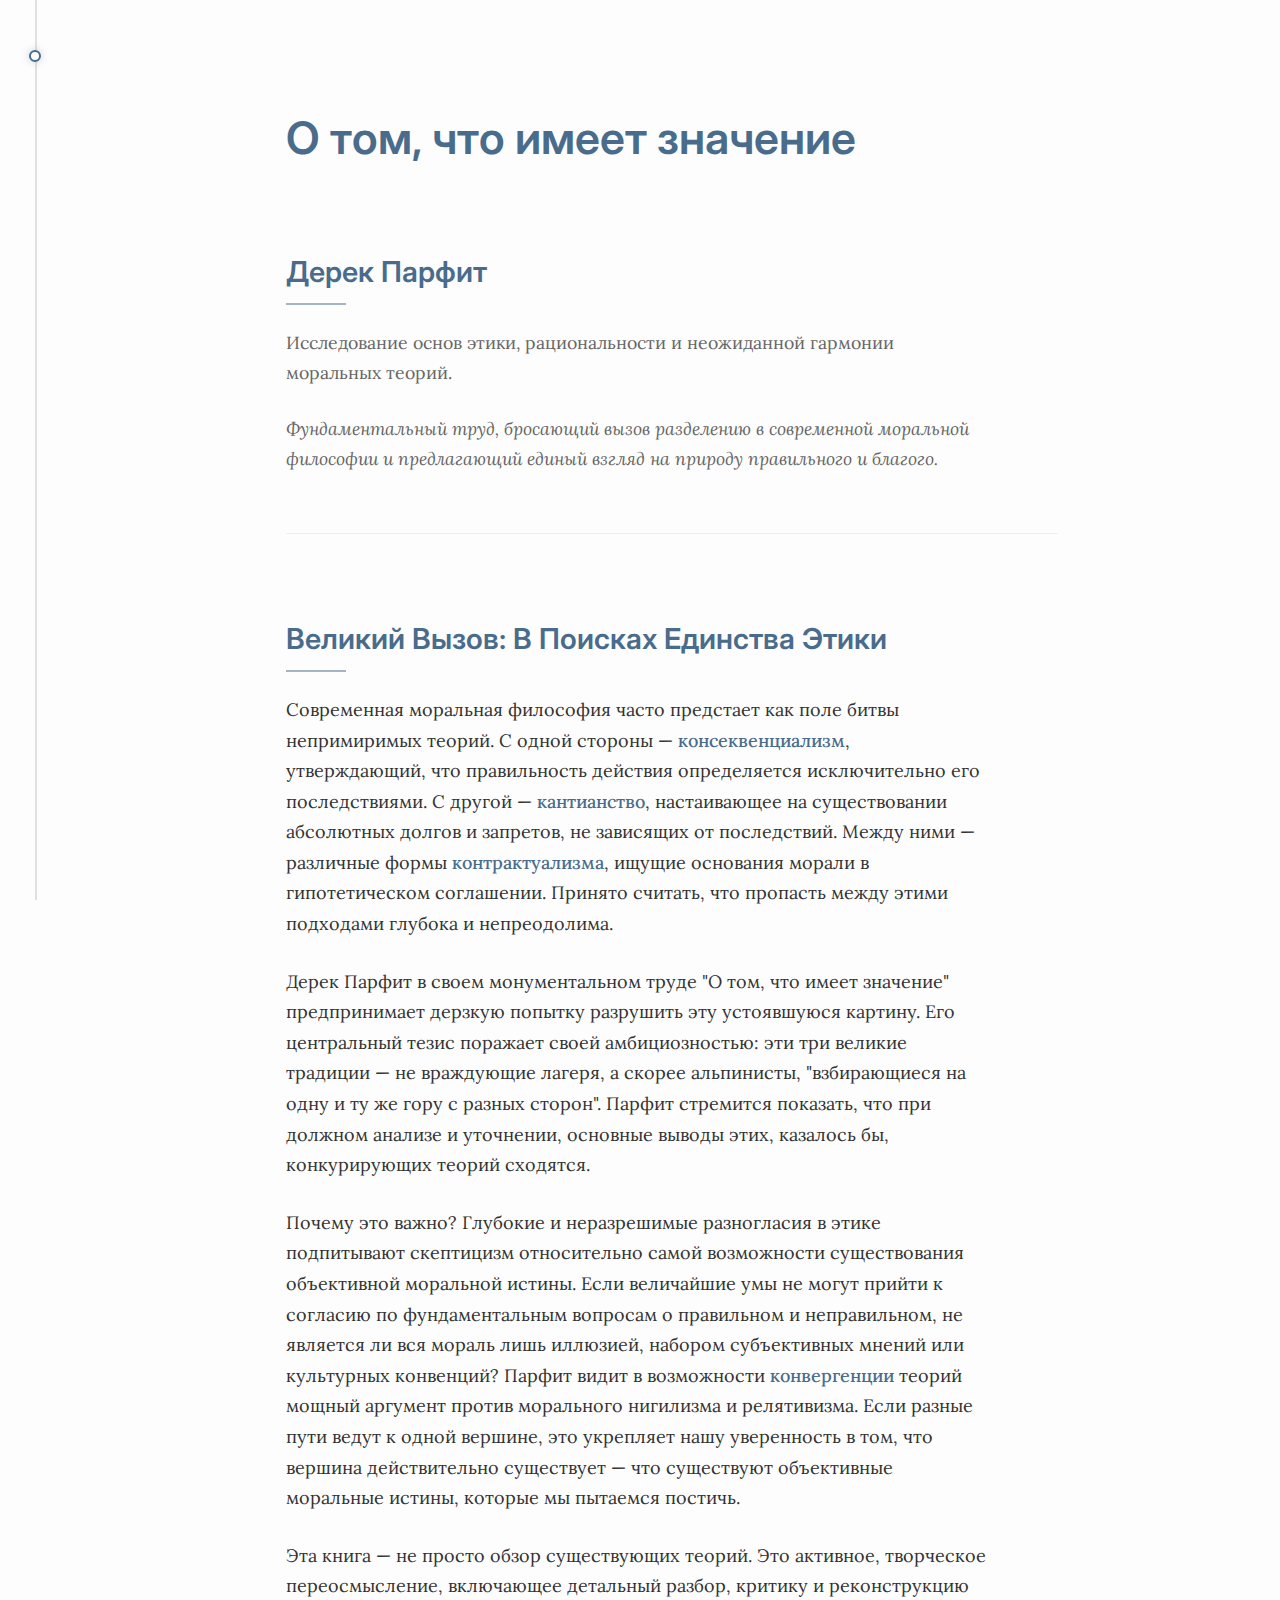
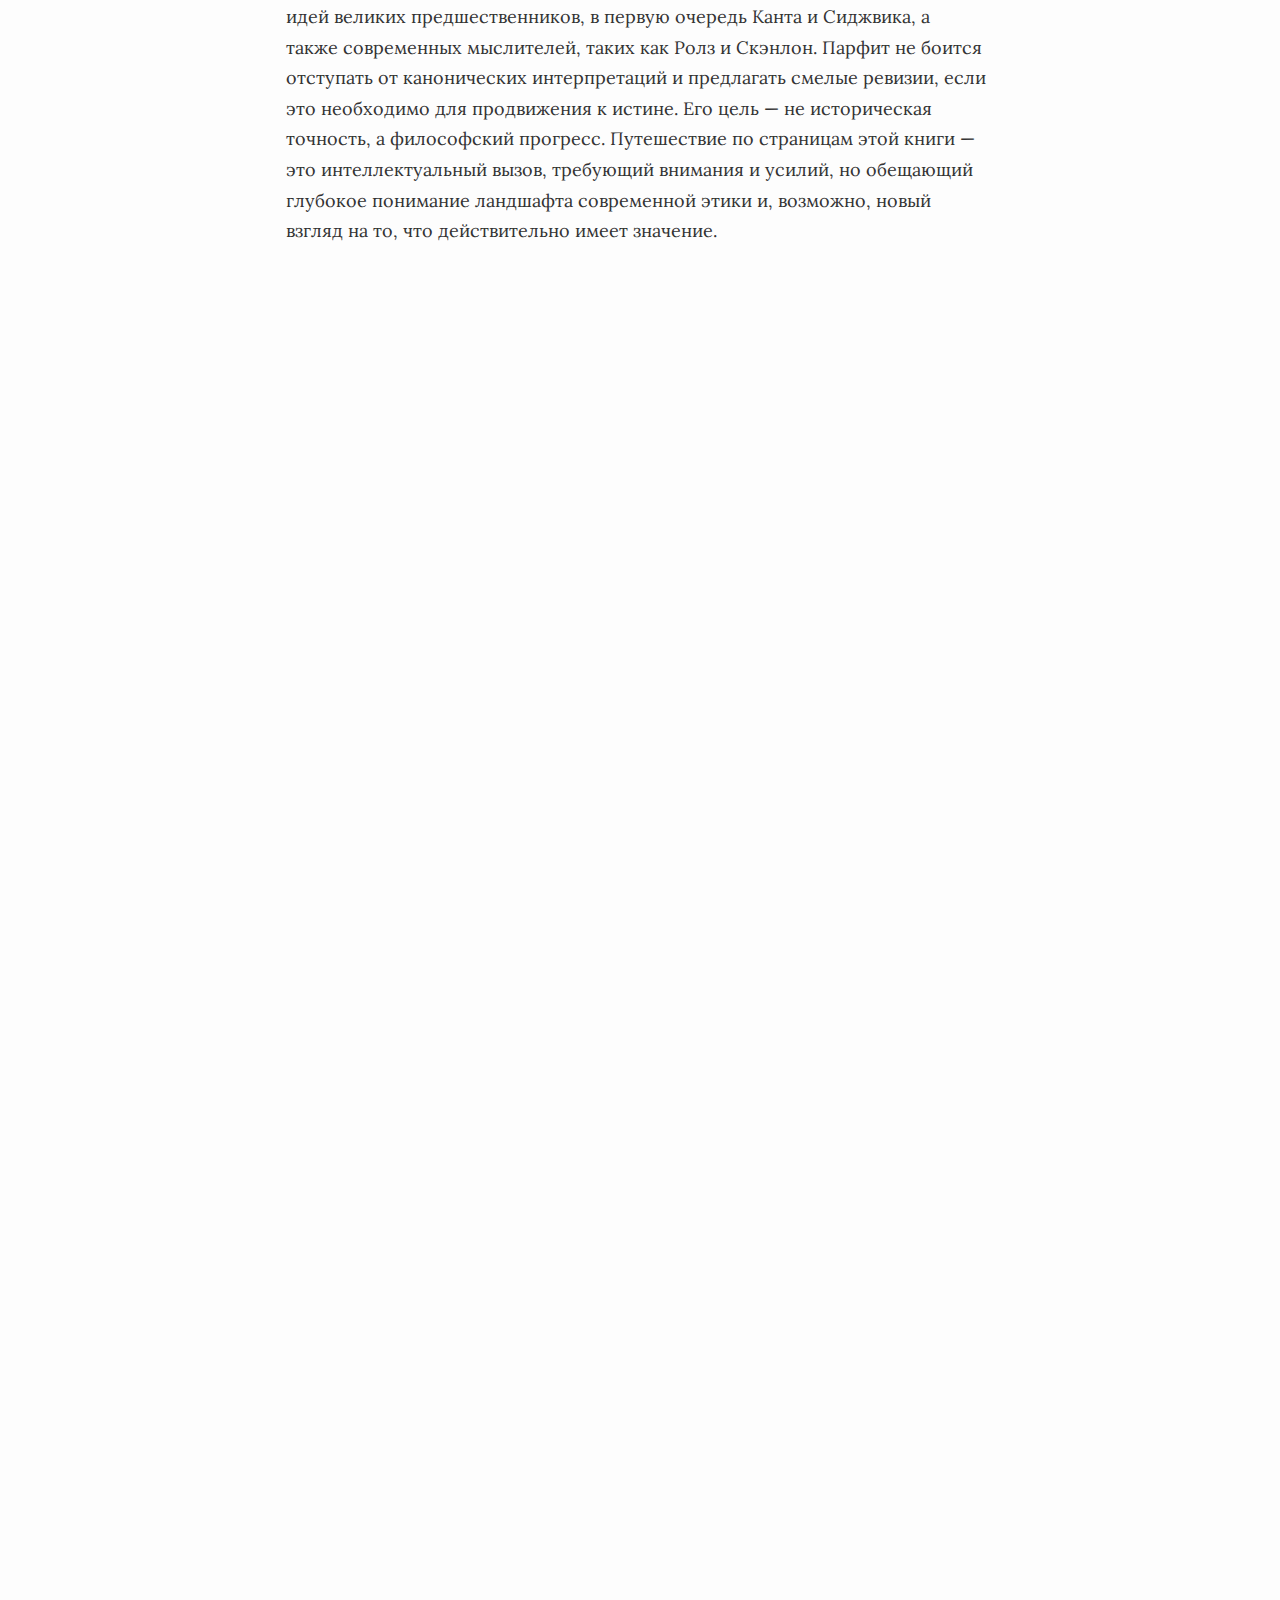
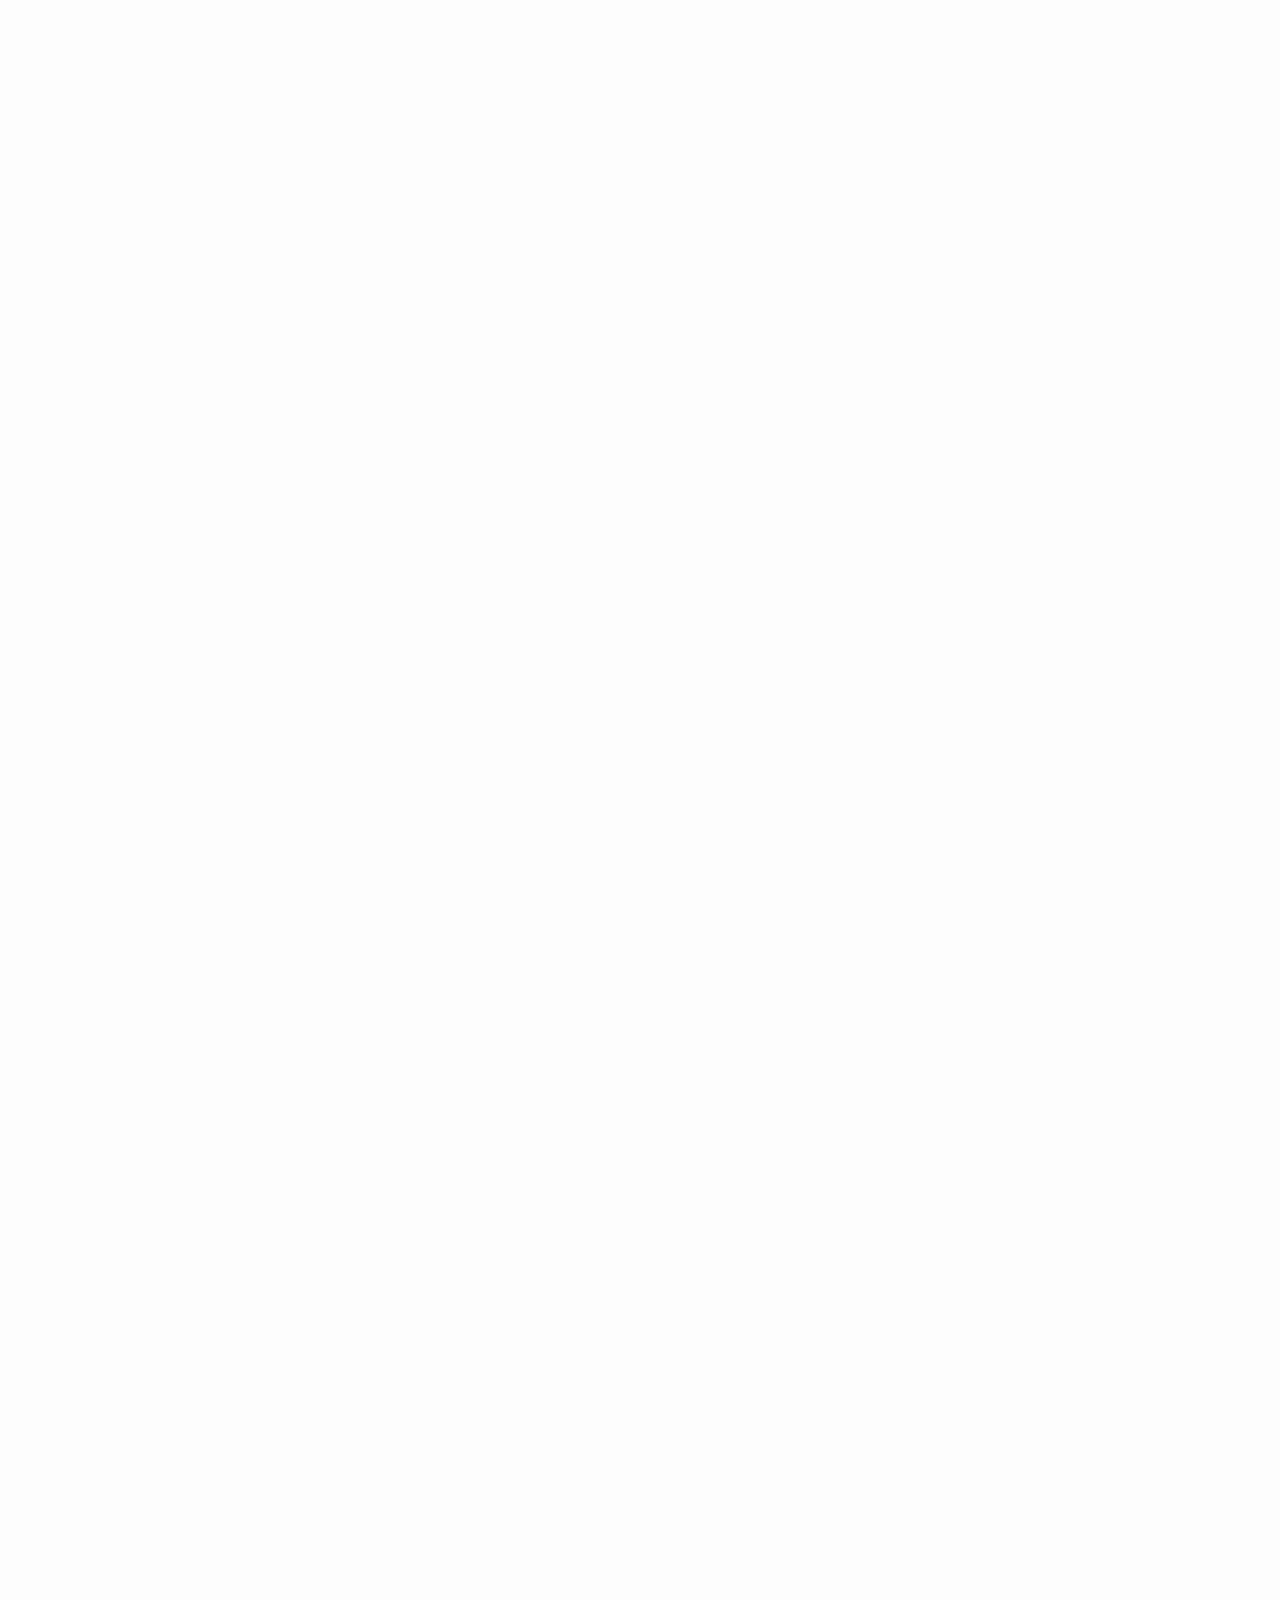
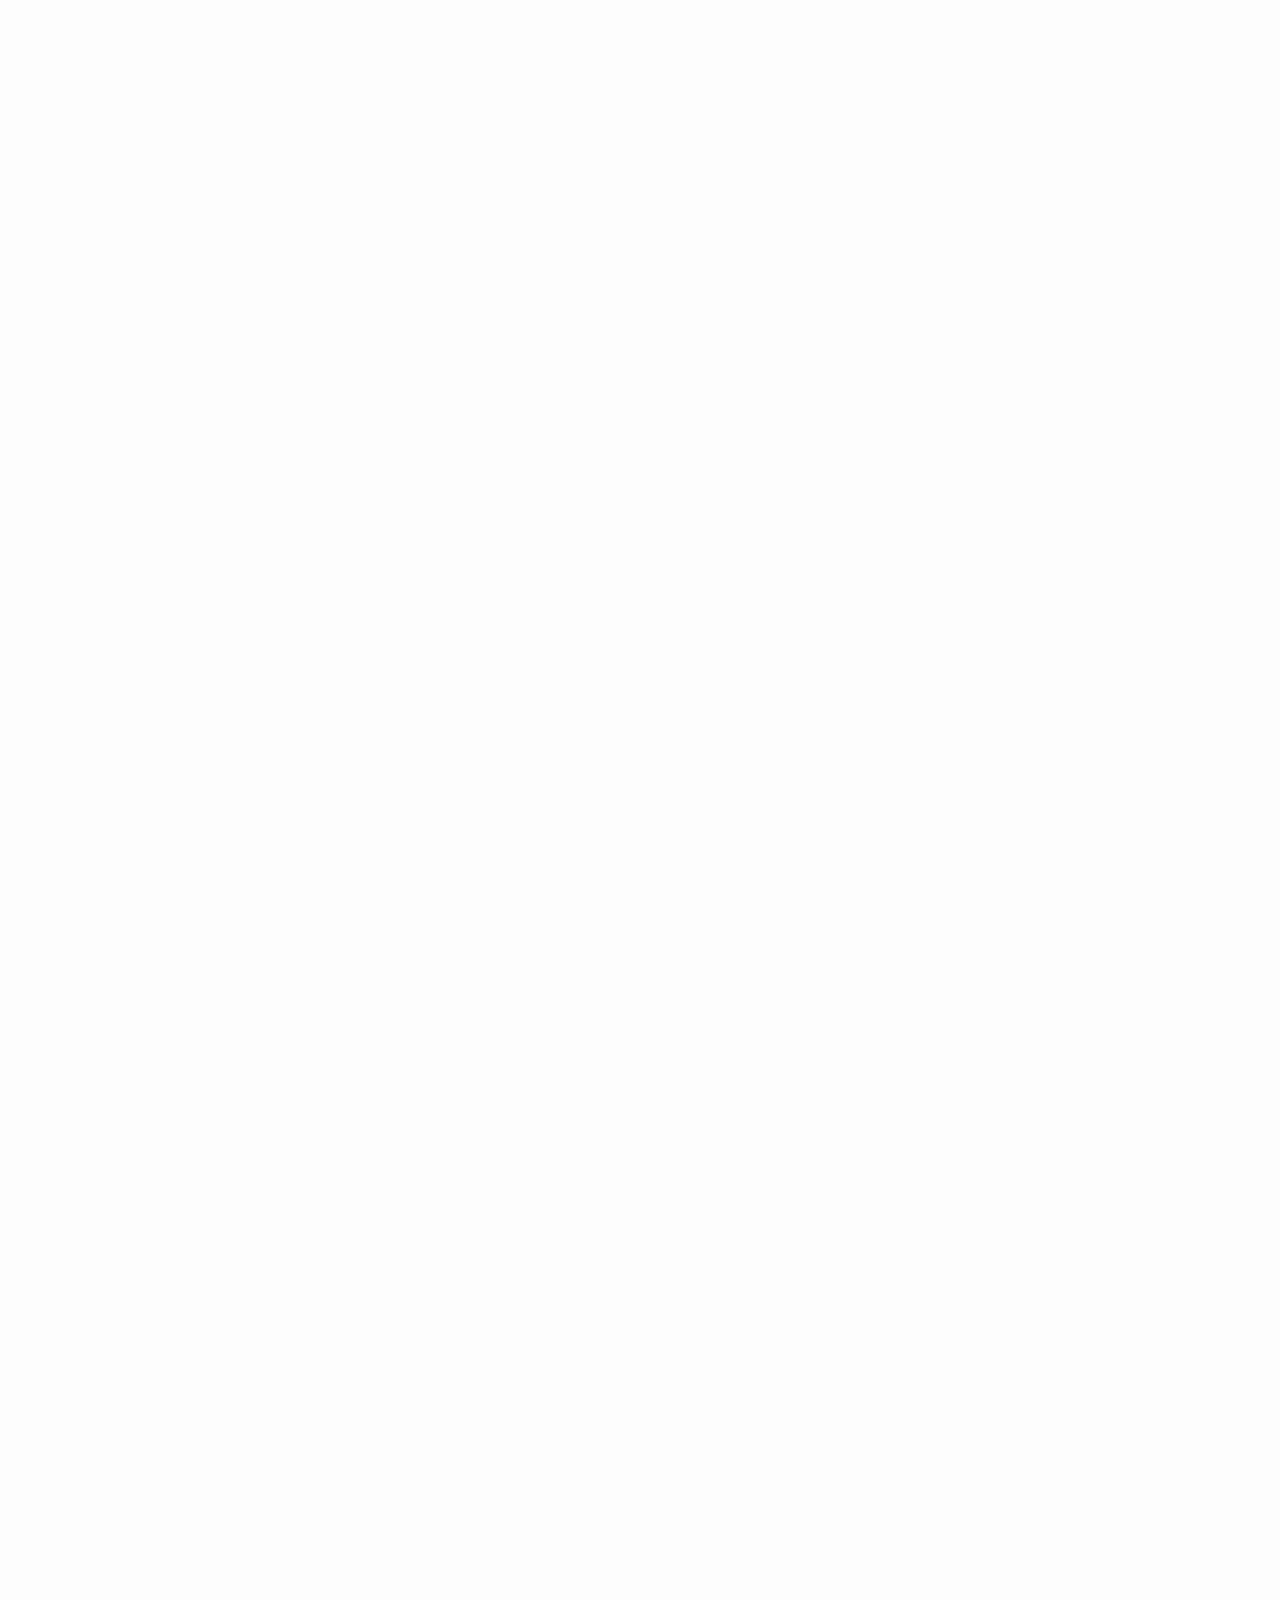
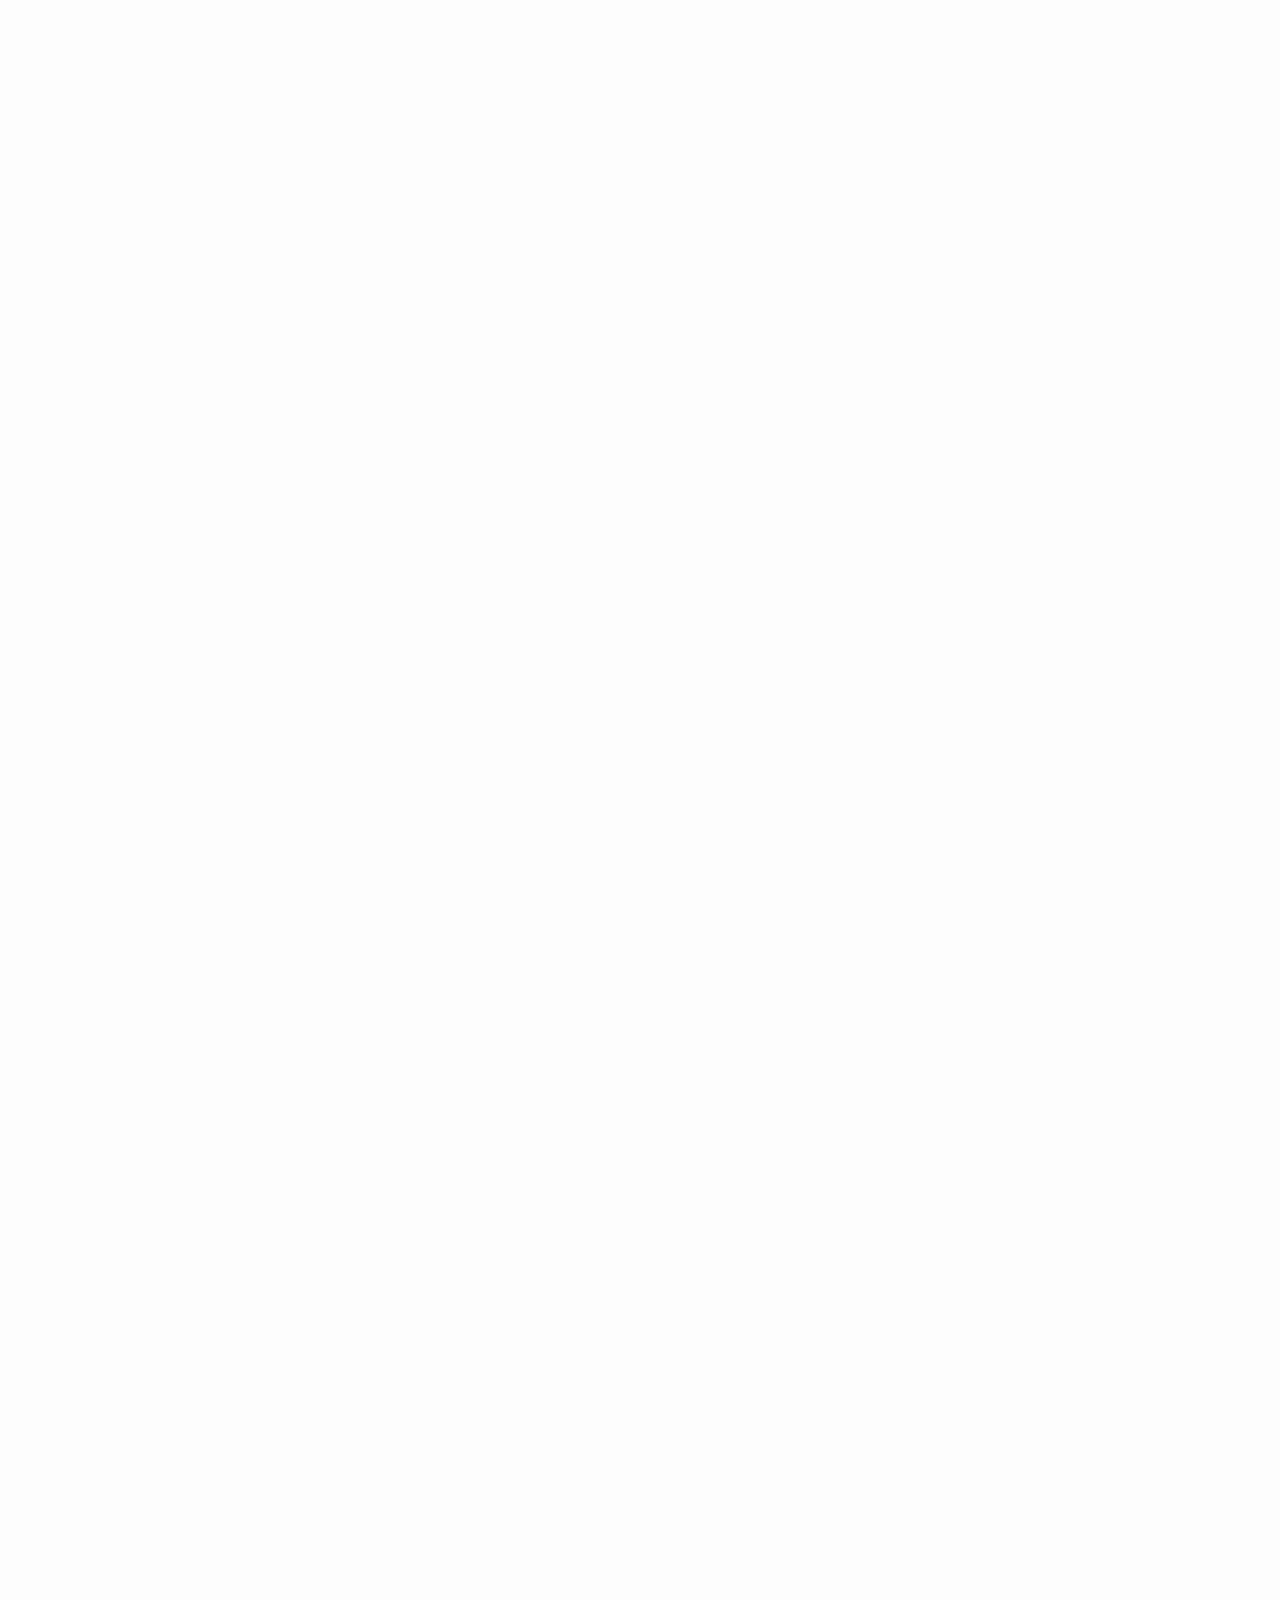
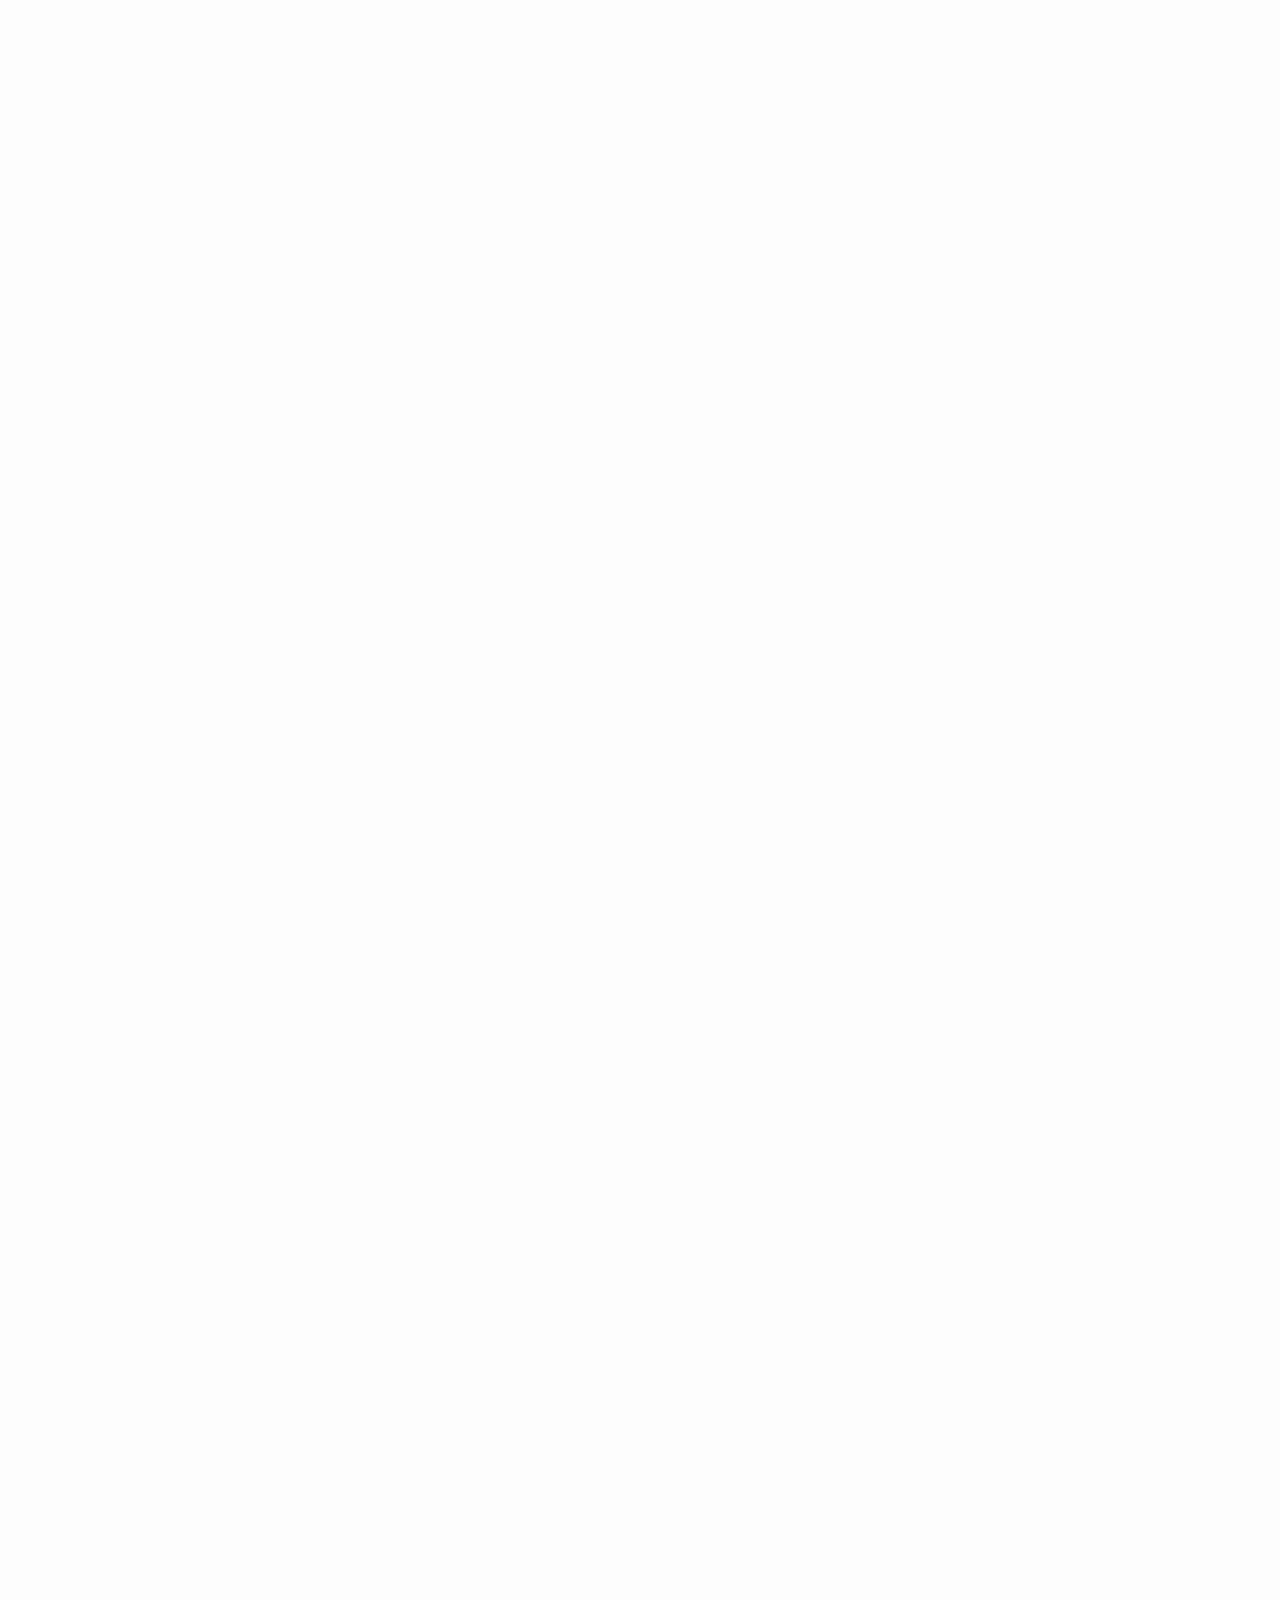
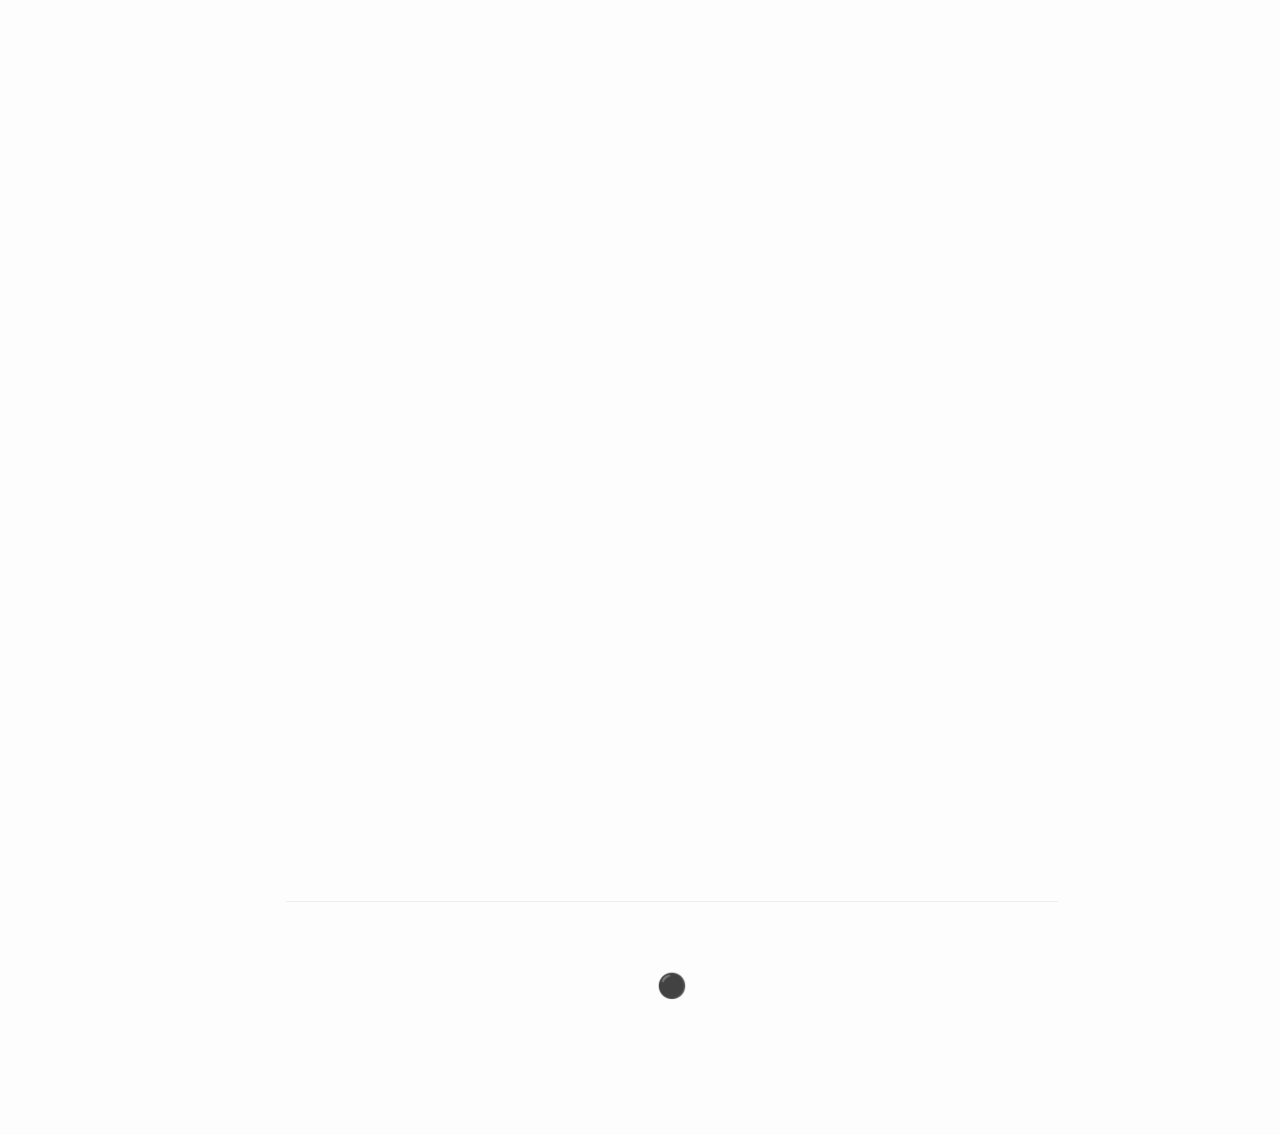
<file: parfit.html>
<!DOCTYPE html>
<html lang="ru">
<head>
    <meta charset="UTF-8">
    <meta name="viewport" content="width=device-width, initial-scale=1.0">
    <title>О том, что имеет значение - Дерек Парфит</title>
    <link rel="preconnect" href="https://fonts.googleapis.com">
    <link rel="preconnect" href="https://fonts.gstatic.com" crossorigin>
    <link href="https://fonts.googleapis.com/css2?family=Inter:wght@400;600&family=Lora:ital,wght@0,400;0,500;1,400&display=swap" rel="stylesheet">
    <style>
        /* --- Общие стили и Сброс --- */
        *,
        *::before,
        *::after {
            box-sizing: border-box;
            margin: 0;
            padding: 0;
        }

        html {
            scroll-behavior: smooth;
            /* Для плавного движения "альпиниста" при клике на навигацию (если будет) */
        }

        body {
            font-family: 'Lora', serif;
            font-size: 18px; /* Базовый размер для комфортного чтения */
            line-height: 1.7; /* Увеличенный интервал */
            color: #333; /* Темно-серый для мягкости */
            background-color: #FDFDFD; /* Очень светлый фон */
            -webkit-font-smoothing: antialiased;
            -moz-osx-font-smoothing: grayscale;
            overflow-x: hidden; /* Предотвращаем горизонтальный скролл */
            position: relative; /* Для позиционирования "пути" */
        }

        /* --- Типографика --- */
        h1, h2, h3 {
            font-family: 'Inter', sans-serif;
            font-weight: 600;
            color: #4A6C8C; /* Приглушенный синий акцент */
            margin-bottom: 0.8em;
            line-height: 1.3;
        }

        h1 {
            font-size: 2.8rem;
            margin-bottom: 0.3em;
            margin-top: 1em; /* Отступ сверху для заголовка */
        }

        h2 {
            font-size: 1.8rem;
            margin-top: 3em; /* Больший отступ перед новыми блоками */
            position: relative; /* Для псевдоэлемента */
            padding-bottom: 0.5em;
        }

        /* Декоративная линия под заголовками блоков */
        h2::after {
            content: '';
            display: block;
            width: 60px;
            height: 2px;
            background-color: #4A6C8C;
            opacity: 0.5;
            position: absolute;
            bottom: 0;
            left: 0;
        }

        p {
            margin-bottom: 1.5em;
            max-width: 700px; /* Ограничение ширины для читаемости */
        }

        strong, .keyword {
            font-weight: 500; /* Lora Medium */
            color: #4A6C8C; /* Акцентный цвет для ключевых слов */
            transition: color 0.3s ease, text-decoration-color 0.3s ease;
            cursor: help; /* Намек на интерактивность */
            text-decoration: underline;
            text-decoration-color: transparent; /* Изначально подчеркивание невидимо */
            text-decoration-thickness: 1px;
            text-underline-offset: 3px;
        }

        strong:hover, .keyword:hover {
            color: #3A5670; /* Чуть темнее при наведении */
            text-decoration-color: #A0B4C8; /* Появляется легкое подчеркивание */
        }

        /* Курсив для цитат и терминов */
        em, i {
            font-style: italic;
        }

        /* --- Макет и Секции --- */
        .container {
            max-width: 900px; /* Общая ширина контента */
            margin: 0 auto;
            padding: 4rem 2rem 6rem 6rem; /* Увеличен отступ слева для "пути" */
            position: relative;
        }

        header {
            text-align: left; /* Выравнивание по левому краю */
            margin-bottom: 4rem;
            border-bottom: 1px solid #eee;
            padding-bottom: 2rem;
        }

        header p {
            font-size: 1.1rem;
            color: #666;
            max-width: 700px;
        }

        section {
            margin-bottom: 2rem;
            opacity: 0; /* Изначально секции невидимы */
            transform: translateY(30px); /* Небольшой сдвиг вниз */
            transition: opacity 0.8s ease-out, transform 0.8s ease-out;
        }

        section.visible {
            opacity: 1;
            transform: translateY(0);
        }

        /* --- "Путь" и "Альпинист" (Пасхалка/Фича) --- */
        .progress-track {
            position: fixed;
            left: 35px; /* Отступ от края */
            top: 0;
            width: 2px;
            height: 100%;
            background-color: #e0e0e0; /* Цвет трека */
            z-index: 10;
        }

        .progress-fill {
            position: absolute;
            left: 0;
            top: 0;
            width: 100%;
            height: 0; /* Изначально 0, будет изменяться JS */
            background-color: #4A6C8C; /* Акцентный цвет */
            transition: height 0.1s linear; /* Плавное заполнение */
        }

        .climber {
            position: fixed;
            left: 29px; /* Центрируем на треке (35 - 12/2) */
            top: 50px; /* Начальная позиция */
            width: 12px;
            height: 12px;
            background-color: #FDFDFD;
            border: 2px solid #4A6C8C;
            border-radius: 50%;
            z-index: 11;
            transition: top 0.2s ease-out; /* Плавное движение */
            /* Маленькая тень для выделения */
            box-shadow: 0 0 8px rgba(74, 108, 140, 0.3);
        }

        /* --- Скрытая Цитата (Пасхалка) --- */
        footer {
            text-align: center;
            padding: 4rem 2rem 2rem;
            margin-top: 4rem;
            border-top: 1px solid #eee;
        }

        .fin-trigger {
            cursor: pointer;
            color: #aaa;
            font-size: 1.5rem;
            display: inline-block;
            transition: color 0.3s ease, transform 0.3s ease;
        }

        .fin-trigger:hover {
            color: #4A6C8C;
            transform: scale(1.1);
        }

        .hidden-quote {
            display: none; /* Изначально скрыто */
            margin-top: 1.5rem;
            padding: 1.5rem;
            background-color: #f0f4f8; /* Легкий фон для выделения */
            border-left: 3px solid #4A6C8C;
            max-width: 600px;
            margin-left: auto;
            margin-right: auto;
            text-align: left;
        }

        .hidden-quote p {
            font-family: 'Lora', serif;
            font-style: italic;
            color: #333;
            font-size: 1rem;
            line-height: 1.6;
            margin-bottom: 0;
        }

        /* --- Адаптивность --- */
        @media (max-width: 768px) {
            body {
                font-size: 16px;
            }

            h1 {
                font-size: 2.2rem;
            }

            h2 {
                font-size: 1.6rem;
            }

            p, header p {
                max-width: 100%; /* Убираем ограничение на мобильных */
            }

            .container {
                padding: 2rem 1rem 4rem 3rem; /* Уменьшаем отступы, левый все еще больше */
            }

            .progress-track {
                left: 15px;
            }

            .climber {
                left: 9px; /* 15 - 12/2 */
            }
        }

         @media (max-width: 480px) {
             h1 {
                 font-size: 1.9rem;
             }
             h2 {
                 font-size: 1.4rem;
             }
             .container {
                padding: 2rem 1rem 3rem 2.5rem; /* Еще уменьшаем отступы */
            }
             .progress-track {
                left: 10px;
            }
            .climber {
                left: 4px; /* 10 - 12/2 */
            }
         }

    </style>
</head>
<body>

    <!-- Прогресс-бар и "Альпинист" -->
    <div class="progress-track">
        <div class="progress-fill" id="progress-fill"></div>
    </div>
    <div class="climber" id="climber"></div>

    <div class="container">
        <header>
            <h1>О том, что имеет значение</h1>
            <h2>Дерек Парфит</h2>
            <p>Исследование основ этики, рациональности и неожиданной гармонии моральных теорий.</p>
            <p><em>Фундаментальный труд, бросающий вызов разделению в современной моральной философии и предлагающий единый взгляд на природу правильного и благого.</em></p>
        </header>

        <main>
            <section id="block1">
                <h2>Великий Вызов: В Поисках Единства Этики</h2>
                <p>Современная моральная философия часто предстает как поле битвы непримиримых теорий. С одной стороны — <strong class="keyword">консеквенциализм</strong>, утверждающий, что правильность действия определяется исключительно его последствиями. С другой — <strong class="keyword">кантианство</strong>, настаивающее на существовании абсолютных долгов и запретов, не зависящих от последствий. Между ними — различные формы <strong class="keyword">контрактуализма</strong>, ищущие основания морали в гипотетическом соглашении. Принято считать, что пропасть между этими подходами глубока и непреодолима.</p>
                <p>Дерек Парфит в своем монументальном труде "О том, что имеет значение" предпринимает дерзкую попытку разрушить эту устоявшуюся картину. Его центральный тезис поражает своей амбициозностью: эти три великие традиции — не враждующие лагеря, а скорее альпинисты, "взбирающиеся на одну и ту же гору с разных сторон". Парфит стремится показать, что при должном анализе и уточнении, основные выводы этих, казалось бы, конкурирующих теорий сходятся.</p>
                <p>Почему это важно? Глубокие и неразрешимые разногласия в этике подпитывают скептицизм относительно самой возможности существования объективной моральной истины. Если величайшие умы не могут прийти к согласию по фундаментальным вопросам о правильном и неправильном, не является ли вся мораль лишь иллюзией, набором субъективных мнений или культурных конвенций? Парфит видит в возможности <strong class="keyword">конвергенции</strong> теорий мощный аргумент против морального нигилизма и релятивизма. Если разные пути ведут к одной вершине, это укрепляет нашу уверенность в том, что вершина действительно существует — что существуют объективные моральные истины, которые мы пытаемся постичь.</p>
                <p>Эта книга — не просто обзор существующих теорий. Это активное, творческое переосмысление, включающее детальный разбор, критику и реконструкцию идей великих предшественников, в первую очередь Канта и Сиджвика, а также современных мыслителей, таких как Ролз и Скэнлон. Парфит не боится отступать от канонических интерпретаций и предлагать смелые ревизии, если это необходимо для продвижения к истине. Его цель — не историческая точность, а философский прогресс. Путешествие по страницам этой книги — это интеллектуальный вызов, требующий внимания и усилий, но обещающий глубокое понимание ландшафта современной этики и, возможно, новый взгляд на то, что действительно имеет значение.</p>
            </section>

            <section id="block2">
                <h2>Фундамент: Объективные Основания и Рациональность</h2>
                <p>В основе амбициозного проекта Парфита по объединению этических теорий лежит радикальный пересмотр представлений об <strong class="keyword">основаниях (reasons)</strong> для действий и о <strong class="keyword">рациональности</strong>. Он начинает с критики доминирующих в современной философии <strong class="keyword">субъективных теорий оснований</strong>. Согласно этим теориям, то, что у нас есть основания делать, в конечном счете определяется нашими желаниями, целями или гипотетическим выбором. Будь то актуальные желания, или желания, которые у нас были бы при полной информированности, или выбор, который мы совершили бы после идеальной делиберации — источник нормативности видится внутри субъекта.</p>
                <p>Парфит утверждает, что такие теории "построены на песке". Он выдвигает серию мощных аргументов, показывающих их неадекватность. Знаменитый <strong class="keyword">"Аргумент агонии"</strong> демонстрирует, что субъективизм не может объяснить, почему у нас есть основание избегать будущей агонии, если у нас (возможно, из-за депрессии или безразличия к будущему) отсутствует соответствующее желание в настоящем. <strong class="keyword">"Аргумент все или ничего"</strong> доказывает, что если бы желания давали основания, то <em>любое</em> информированное желание (включая желание испытать агонию ради нее самой или растратить свою жизнь) должно было бы давать основание. Поскольку это абсурдно, значит, <em>никакие</em> желания сами по себе не дают оснований. Субъективные теории, по Парфиту, ведут к нигилизму — выводу, что ничто на самом деле не имеет значения, и у нас нет подлинных оснований для наших действий или забот.</p>
                <p>Взамен Парфит защищает <strong class="keyword">объективную, ценностно-ориентированную теорию оснований</strong>. Согласно этой точке зрения, основания для действий даются не нашими субъективными состояниями, а объективными <strong class="keyword">фактами о ценности</strong>. У нас есть основания делать что-то, потому что само это действие, его объект или его последствия являются хорошими, ценными, стоящими осуществления или достижения ради них самих. Ценность не создается нашим желанием, а существует независимо и дает нам основания желать и действовать. Например, сама природа страдания дает нам основание его избегать, а природа счастья — основание к нему стремиться.</p>
                <p><strong class="keyword">Рациональность</strong> в этой системе определяется как способность правильно реагировать на объективные основания (или на <strong class="keyword">кажущиеся основания</strong>, если наши убеждения о фактах ложны). Быть рациональным — значит верить, желать и действовать в соответствии с тем, на что указывают имеющиеся у нас основания. Это отличается от взглядов, определяющих рациональность через внутреннюю согласованность убеждений и желаний или через максимизацию (субъективной) ожидаемой полезности. Парфит подчеркивает, что основания первичны по отношению к рациональности.</p>
                <p>Этот объективистский фундамент является ключом ко всему последующему построению. Именно отказ от субъективизма и принятие объективной ценностной теории оснований позволяет Парфиту утверждать, что разные люди, сталкиваясь с выбором моральных принципов, могут прийти к рациональному согласию относительно того, какие принципы являются наилучшими — теми, всеобщее принятие которых каждый мог бы рационально желать.</p>
            </section>

            <section id="block3">
                <h2>Кантианское Восхождение: Переосмысление Универсального Закона</h2>
                <p>Отправной точкой для демонстрации конвергенции служит наследие <strong>Иммануила Канта</strong>. Парфит подвергает его этику тщательному, почти хирургическому анализу, стремясь отделить "живое" от "мертвого". Особое внимание уделяется знаменитой <strong class="keyword">Формуле Универсального Закона (FUL)</strong>: "Поступай только согласно такой максиме, руководствуясь которой ты в то же время можешь пожелать, чтобы она стала всеобщим законом". Традиционно эта формула считалась наиболее проблематичной и уязвимой для критики.</p>
                <p>Парфит признает серьезность возражений. Одна из главных трудностей связана с понятием <strong class="keyword">максимы</strong>. Если максима — это субъективный принцип или политика агента, то неправильность действия становится зависимой от намерений агента, что приводит к контр-интуитивным результатам. Например, эгоист, действующий по максиме "Делай то, что лучше для меня", совершал бы неправильный поступок, даже когда платит долги или спасает ребенка (по эгоистическим мотивам), поскольку он не мог бы рационально желать универсализации своей эгоистической максимы. И наоборот, Кант, действуя по (проблематичной) максиме "Никогда не лги", совершал бы неправильный поступок, даже говоря правду о времени, так как он не мог бы рационально желать, чтобы никто никогда не лгал (даже убийце). Эта проблема <strong class="keyword">"смешанных максим"</strong> (политик, которые могут лежать в основе как правильных, так и неправильных действий) показывает, что неправильность не может зависеть от максимы-политики.</p>
                <p>Другие возражения (<strong class="keyword">Редкости, Высоких Ставок, Необратимости</strong>) указывают, что агент <em>мог бы</em> рационально желать универсализации своей максимы, если действие редкое, ставка очень высока для него или если он знает, что сам не пострадает от универсализации (например, в случае системной несправедливости, выгодной его группе). Исходная формула Канта оказывается неспособной осудить многие очевидно неправильные действия.</p>
                <p>Однако Парфит не отбрасывает FUL. Он предлагает серию ревизий, сохраняющих "кантианский дух". Во-первых, необходимо отказаться от привязки к <strong class="keyword">максиме агента</strong> (в смысле политики) и применять тест универсализации к <strong class="keyword">морально релевантному описанию самого действия</strong> или к <strong class="keyword">принципу</strong>, который разрешает такие действия. Во-вторых, и это ключевой шаг, нужно изменить субъекта желания: вместо "можешь <em>ли ты</em> пожелать..." следует спрашивать "мог <em>ли бы каждый</em> пожелать...".</p>
                 <p>Это приводит к <strong class="keyword">Кантианской Контрактуалистской Формуле (KC)</strong>: "Каждый должен следовать принципам, всеобщее принятие которых <strong>каждый мог бы рационально желать (выбрать)</strong>". Эта формула сохраняет идею универсализации, но делает ее интерсубъективной и применимой к принципам, а не к субъективным максимам. Она требует не просто логической непротиворечивости, а рационального выбора принципов всеми заинтересованными сторонами при полном знании фактов. Эта ревизованная формула, по мнению Парфита, избегает основных возражений к FUL и становится мощным инструментом морального анализа, способным лечь в основу единой теории.</p>
            </section>

            <section id="block4">
                <h2>Вершина: Конвергенция и Тройственная Теория</h2>
                <p>Самый поразительный результат анализа Парфита — это демонстрация того, как ревизованная кантианская этика (Кантианский Контрактуализм, <strong class="keyword">KC</strong>) неожиданно сходится с <strong class="keyword">консеквенциализмом</strong>, а именно с его версией, известной как <strong class="keyword">Правило-Консеквенциализм (RC)</strong>. Этот вывод разрушает традиционное представление о непримиримом антагонизме между кантианством и консеквенциализмом.</p>
                <p>Аргумент Парфита, названный <strong class="keyword">"Кантианским Аргументом в пользу Правило-Консеквенциализма"</strong>, строится следующим образом. Формула KC требует от нас следовать принципам, всеобщее принятие которых <em>каждый</em> мог бы рационально выбрать. Какие принципы удовлетворяют этому условию? Парфит доказывает, что это могут быть только <strong class="keyword">оптимифичные принципы</strong> — то есть те принципы, всеобщее принятие которых привело бы к наилучшим последствиям (в беспристрастном, подразумевающем основания смысле "лучше").</p>
                <p>Почему каждый мог бы их рационально выбрать? Во-первых, у каждого есть сильные <strong class="keyword">беспристрастные основания</strong> выбирать принципы, ведущие к наилучшим последствиям для всех. Во-вторых, Парфит утверждает, что эти беспристрастные основания не могли бы быть <strong class="keyword">решительно перевешены</strong> личными основаниями (эгоистическими или связанными с близкими). Даже если принятие оптимифичного принципа потребовало бы от меня лично больших жертв (вплоть до жизни, как в примере со шлюпкой), колоссальные беспристрастные выгоды от всеобщего принятия этого принципа (спасение миллионов жизней в будущем) дали бы мне <em>достаточные</em> основания его выбрать. Мой выбор не был бы иррациональным. В-третьих, никакие <em>существенно неоптимифичные</em> принципы (те, принятие которых привело бы к гораздо худшим последствиям) не могли бы быть выбраны каждым, так как они были бы хуже для всех с беспристрастной точки зрения, а для многих — и с личной. Следовательно, оптимифичные принципы — это <em>единственные</em> принципы, которые проходят тест KC.</p>
                <p>Таким образом, кантианская этика, правильно понятая и ревизованная, ведет к выводу, что мы должны следовать оптимифичным принципам RC. Это позволяет сформулировать <strong class="keyword">Кантианский Правило-Консеквенциализм</strong>: мы должны следовать оптимифичным принципам <em>потому, что</em> они единственно универсально желаемы. Эта теория консеквенциалистская по содержанию (предписывает следовать оптимифичным принципам), но кантианская по обоснованию (основана на идее универсальной рациональной воли).</p>
                <p>Более того, Парфит показывает, что эта объединенная позиция может сходиться и с <strong class="keyword">контрактуализмом Скэнлона</strong> (принципы, которые никто не мог бы разумно отвергнуть). Если оптимифичные принципы — единственные универсально желаемые, то они же, вероятно, и единственные, которые нельзя разумно отвергнуть (а все альтернативы — можно). Это приводит к формулировке <strong class="keyword">Тройственной Теории (TT)</strong>: действие неправильно, если оно запрещено принципами, которые одновременно являются <strong>оптимифичными, единственно универсально желаемыми и не могут быть разумно отвергнуты</strong>. Эти три критерия, по Парфиту, указывают на один и тот же набор правильных моральных принципов. Кажущиеся противники оказываются союзниками в поиске единой истинной морали.</p>
            </section>

            <section id="block5">
                <h2>За Пределами Морали: Что Действительно Имеет Значение?</h2>
                <p>Хотя центральная часть работы Парфита посвящена сближению моральных теорий, его исследование уходит корнями глубже — в вопросы о природе ценности, оснований и самой реальности нормативности. Что, в конечном счете, придает значимость нашим действиям и нашей жизни? Ответ Парфита тесно связан с его <strong class="keyword">объективной теорией оснований</strong>: значение происходит от объективных ценностей, а не от наших субъективных желаний или выбора.</p>
                <p>Одним из ярких примеров применения этого объективистского подхода является анализ Парфитом понятий <strong class="keyword">свободы воли и заслуги (desert)</strong>. Он соглашается с частью аргумента Канта: если наши действия — всего лишь события в цепи причин и следствий (будь то детерминизм или случайность), то мы не можем нести тот тип ответственности, который сделал бы нас <em>заслуживающими</em> страдания или меньшего счастья. Однако, в отличие от Канта, Парфит не видит необходимости постулировать трансцендентальную свободу для спасения морали. Он принимает натуралистический взгляд на наши действия как на события во времени и делает радикальный вывод: <strong>никто никогда не может заслуживать страдания</strong>. Понятие заслуженного страдания (или заслуженного меньшего счастья) — это иллюзия.</p>
                <p>Этот вывод имеет глубокие последствия для этики и нашего понимания справедливости. Он подрывает ретрибутивистские теории наказания и любые моральные взгляды, опирающиеся на идею пропорциональности счастья и добродетели (включая первоначальную формулировку Высшего Блага у Канта). Если никто не заслуживает страдания, то страдание всегда является злом, которое следует минимизировать, а не инструментом для восстановления космической справедливости. Наше отношение к правонарушителям должно определяться не воздаянием, а другими соображениями — защитой общества, исправлением, компенсацией ущерба, но не причинением страданий ради них самих.</p>
                <p>Отказ от понятия заслуги не означает отказа от моральной ответственности или неправильности действий. Мы остаемся моральными агентами, способными поступать правильно или неправильно, и нести ответственность в других смыслах (например, быть подотчетными, обязанными исправить вред, объектом обоснованного порицания как морального неодобрения). Но фундаментальная идея о том, что кто-то может <em>заслужить</em> быть несчастным, отвергается.</p>
                <p>Что же тогда имеет значение, если не заслуга? Ответ Парфита возвращает нас к его <strong class="keyword">объективной теории ценности</strong>: значение имеют благополучие (счастье, отсутствие страданий), достижение совершенств (в искусстве, науке, личных отношениях), сама добродетель и правильные поступки — все это ценно не потому, что мы этого желаем, а в силу их объективных свойств, дающих нам основания стремиться к ним и ценить их. Именно эти объективные ценности и основания придают смысл и значимость нашей жизни и нашим моральным усилиям.</p>
                 <p>В конечном счете, Парфит защищает позицию <strong class="keyword">нормативного реализма</strong> (в форме неметафизического нон-натуралистского когнитивизма): существуют объективные нормативные истины, включая истины о том, что имеет значение, о чем у нас есть основания заботиться, и как мы должны поступать. Вера в эту объективную нормативность — необходимое условие для того, чтобы избежать нигилизма и придать смысл нашему моральному и практическому опыту.</p>
            </section>

            <section id="block6">
                <h2>Интеллектуальная Одиссея: Структура, Сложность и Значение</h2>
                <p>"О том, что имеет значение" — это не легкое чтение. Это произведение выдающейся интеллектуальной мощи, плотности и строгости. Дерек Парфит известен своим скрупулезным стилем аргументации, вниманием к деталям и готовностью исследовать самые сложные и абстрактные вопросы до их логического предела. Книга требует от читателя терпения, сосредоточенности и готовности следовать за автором по извилистым путям философского рассуждения.</p>
                <p>Структура работы отражает ее масштаб и сложность. Первый том закладывает основы теории оснований и рациональности, затем детально анализирует кантианские принципы и, наконец, строит мост к консеквенциализму и контрактуализму, достигая кульминации в Тройственной Теории. Второй том (не представленный здесь подробно) углубляется в метаэтические вопросы, защищая объективный статус нормативных истин, а также содержит ценнейший диалог: комментарии ведущих современных философов (Скэнлона, Вулф, Вуда, Херман) к идеям Парфита и его подробные ответы на их критику. Этот диалог не только проясняет позицию автора, но и высвечивает ключевые точки разногласий и дальнейшие направления исследований.</p>
                <p>Парфит широко использует <strong class="keyword">мысленные эксперименты</strong> — часто стилизованные и гипотетические сценарии (от вариаций "проблемы вагонетки" до уникальных примеров вроде "Безразличия к будущему вторнику"), чтобы проверить интуиции, выявить следствия теорий и обострить аргументы. Этот метод, характерный для аналитической философии, может показаться кому-то искусственным, но для Парфита это необходимый инструмент для достижения ясности и точности в сложных нормативных вопросах.</p>
                <p>Кому адресована эта книга? В первую очередь, профессиональным философам и студентам, специализирующимся в этике, метаэтике и теории рациональности. Для них "О том, что имеет значение" уже стала классикой, обязательной для изучения и обсуждения. Однако она может быть интересна и более широкому кругу интеллектуально любознательных читателей, готовых к серьезному философскому погружению. Несмотря на сложность, ясность изложения Парфита и фундаментальность поднимаемых им вопросов делают книгу потенциально захватывающим чтением для всех, кто задумывается над основаниями морали и смыслом человеческой жизни.</p>
                <p>Влияние работы Парфита огромно. Она изменила ландшафт современной этики, заставив пересмотреть устоявшиеся границы между основными теориями. Его аргументы в пользу объективизма об основаниях и конвергенции моральных теорий вызвали широкие дебаты и продолжают стимулировать философские исследования. Даже критики признают оригинальность, глубину и значимость вклада Парфита. "О том, что имеет значение" — это веха в истории этической мысли, работа, с которой необходимо считаться любому, кто серьезно интересуется этими вопросами. Это приглашение к трудной, но чрезвычайно плодотворной интеллектуальной одиссее в поисках того, что действительно важно.</p>
            </section>
        </main>

        <footer>
            <span class="fin-trigger" id="fin-trigger" title="Нажмите, чтобы увидеть цитату">⚫</span>
            <div class="hidden-quote" id="hidden-quote">
                <p>"We might be able to show that certain theories are climbing the same mountain on different sides. If we could show this, that would be evidence that this mountain exists, and is worth climbing."</p>
                <p style="text-align: right; margin-top: 0.5em; font-size: 0.9em;"><em>— Derek Parfit, On What Matters</em></p>
            </div>
        </footer>

    </div>

    <script>
        document.addEventListener('DOMContentLoaded', () => {
            // --- Анимация появления секций при скролле ---
            const sections = document.querySelectorAll('section');

            const observerOptions = {
                root: null, // viewport
                rootMargin: '0px',
                threshold: 0.1 // Секция считается видимой, если видна хотя бы на 10%
            };

            const observerCallback = (entries, observer) => {
                entries.forEach(entry => {
                    if (entry.isIntersecting) {
                        entry.target.classList.add('visible');
                        // Можно отключить наблюдение после первого появления, если нужно
                        // observer.unobserve(entry.target);
                    }
                    // Можно добавить логику для скрытия, если секция уходит из вида
                    // else {
                    //     entry.target.classList.remove('visible');
                    // }
                });
            };

            const observer = new IntersectionObserver(observerCallback, observerOptions);
            sections.forEach(section => observer.observe(section));

            // --- Обновление "пути" и "альпиниста" при скролле ---
            const progressFill = document.getElementById('progress-fill');
            const climber = document.getElementById('climber');
            const body = document.body;
            const html = document.documentElement;
            const mainContent = document.querySelector('main'); // Основной контент для расчета высоты

            function updateProgress() {
                const scrollTop = window.pageYOffset || html.scrollTop || body.scrollTop;
                // Общая высота документа, учитывающая разное поведение браузеров
                const docHeight = Math.max(body.scrollHeight, body.offsetHeight, html.clientHeight, html.scrollHeight, html.offsetHeight);
                const windowHeight = html.clientHeight;

                // Процент прокрутки
                const scrollPercent = scrollTop / (docHeight - windowHeight);
                const scrollPercentBounded = Math.min(Math.max(scrollPercent, 0), 1); // Ограничиваем от 0 до 1

                // Обновляем высоту заполнения трека
                progressFill.style.height = `${scrollPercentBounded * 100}%`;

                // Обновляем позицию "альпиниста"
                // Позиция = процент прокрутки * (высота окна - отступы сверху/снизу - размер альпиниста) + отступ сверху
                const climberOffsetTop = 50; // Начальный отступ альпиниста
                const climberMaxTravel = windowHeight - climberOffsetTop - climber.offsetHeight - 20; // 20 - небольшой отступ снизу
                climber.style.top = `${climberOffsetTop + scrollPercentBounded * climberMaxTravel}px`;
            }

            window.addEventListener('scroll', updateProgress);
            window.addEventListener('resize', updateProgress); // Обновляем при изменении размера окна
            updateProgress(); // Вызываем один раз при загрузке

            // --- Пасхалка: Показ скрытой цитаты ---
            const finTrigger = document.getElementById('fin-trigger');
            const hiddenQuote = document.getElementById('hidden-quote');

            if (finTrigger && hiddenQuote) {
                finTrigger.addEventListener('click', () => {
                    if (hiddenQuote.style.display === 'none' || hiddenQuote.style.display === '') {
                        hiddenQuote.style.display = 'block';
                        // Плавное появление (опционально, можно добавить CSS transition)
                        setTimeout(() => hiddenQuote.style.opacity = 1, 10);
                        // Прокрутка к цитате, если она вне видимости
                        hiddenQuote.scrollIntoView({ behavior: 'smooth', block: 'nearest' });
                    } else {
                        hiddenQuote.style.display = 'none';
                        hiddenQuote.style.opacity = 0;
                    }
                });
                // Изначально ставим opacity 0 для плавного появления
                 hiddenQuote.style.opacity = 0;
                 hiddenQuote.style.transition = 'opacity 0.5s ease-in-out';
            }
        });
    </script>

</body>
</html>
</file>
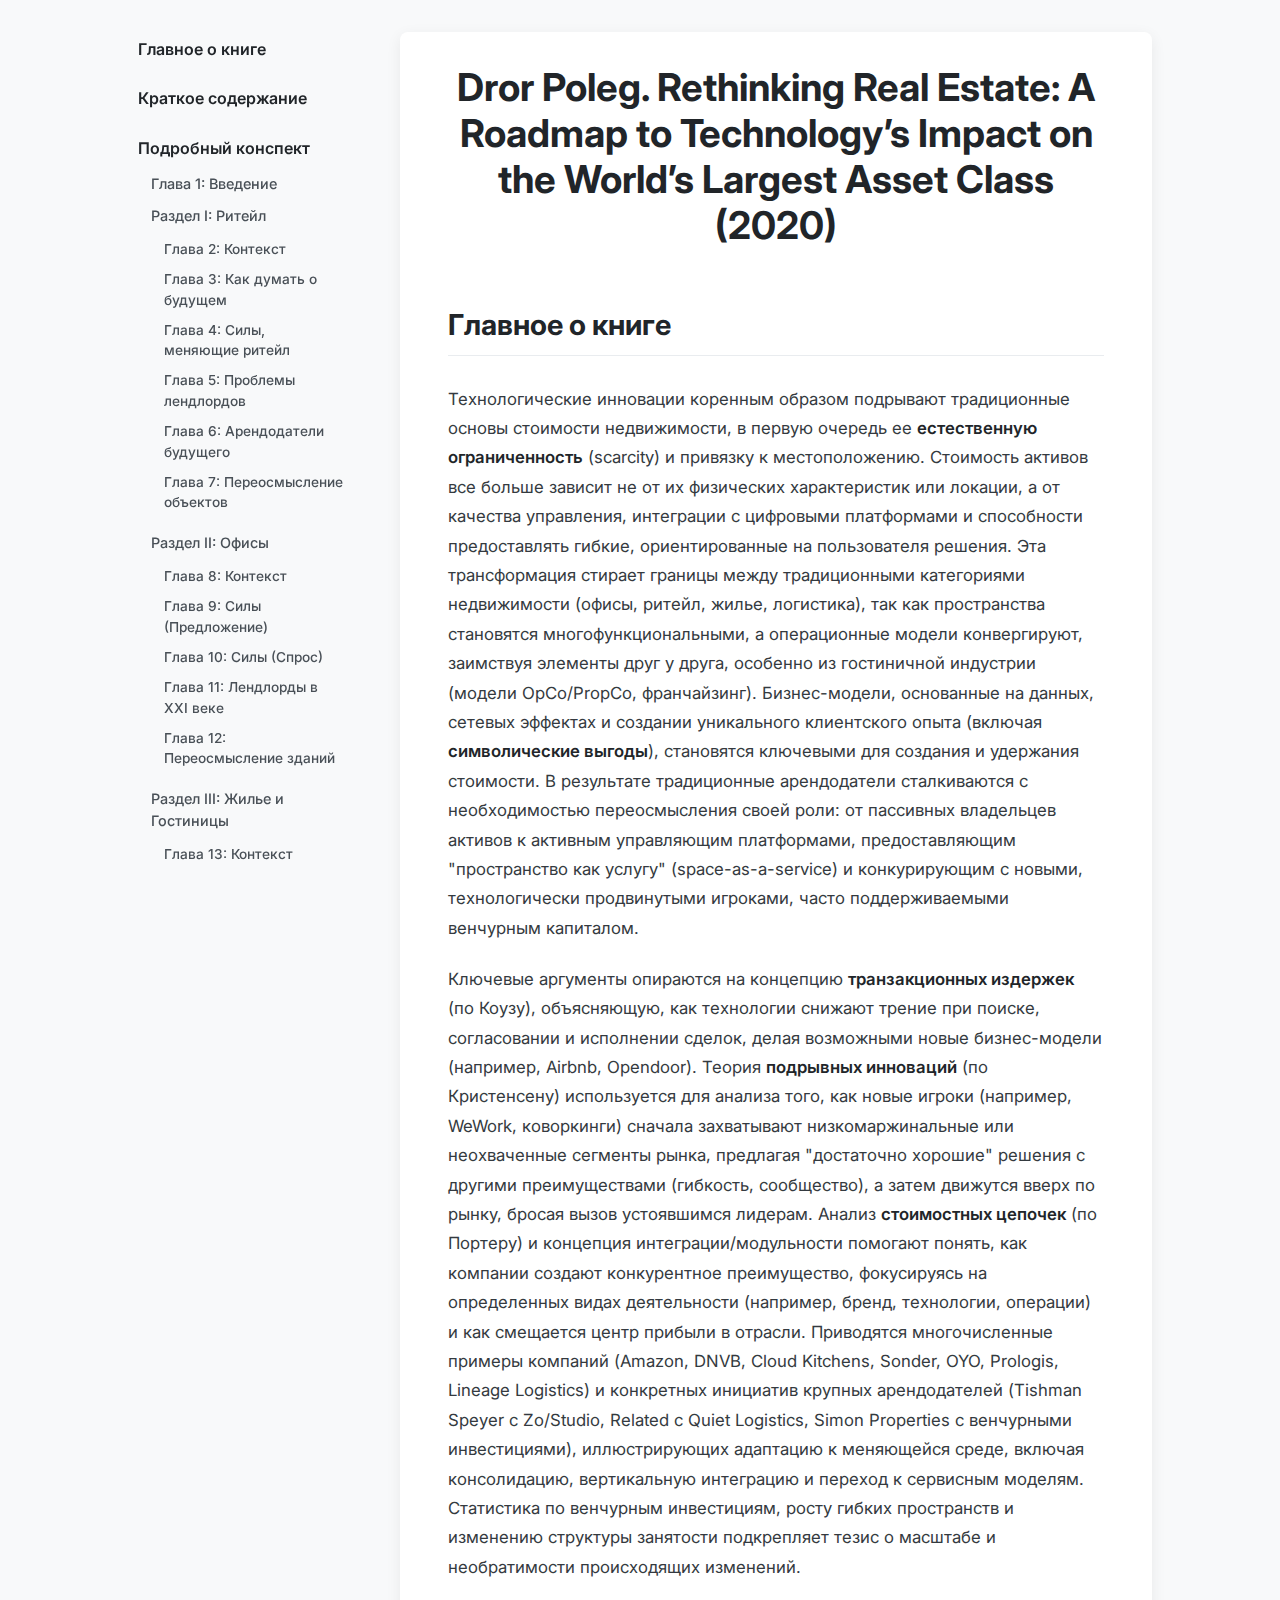
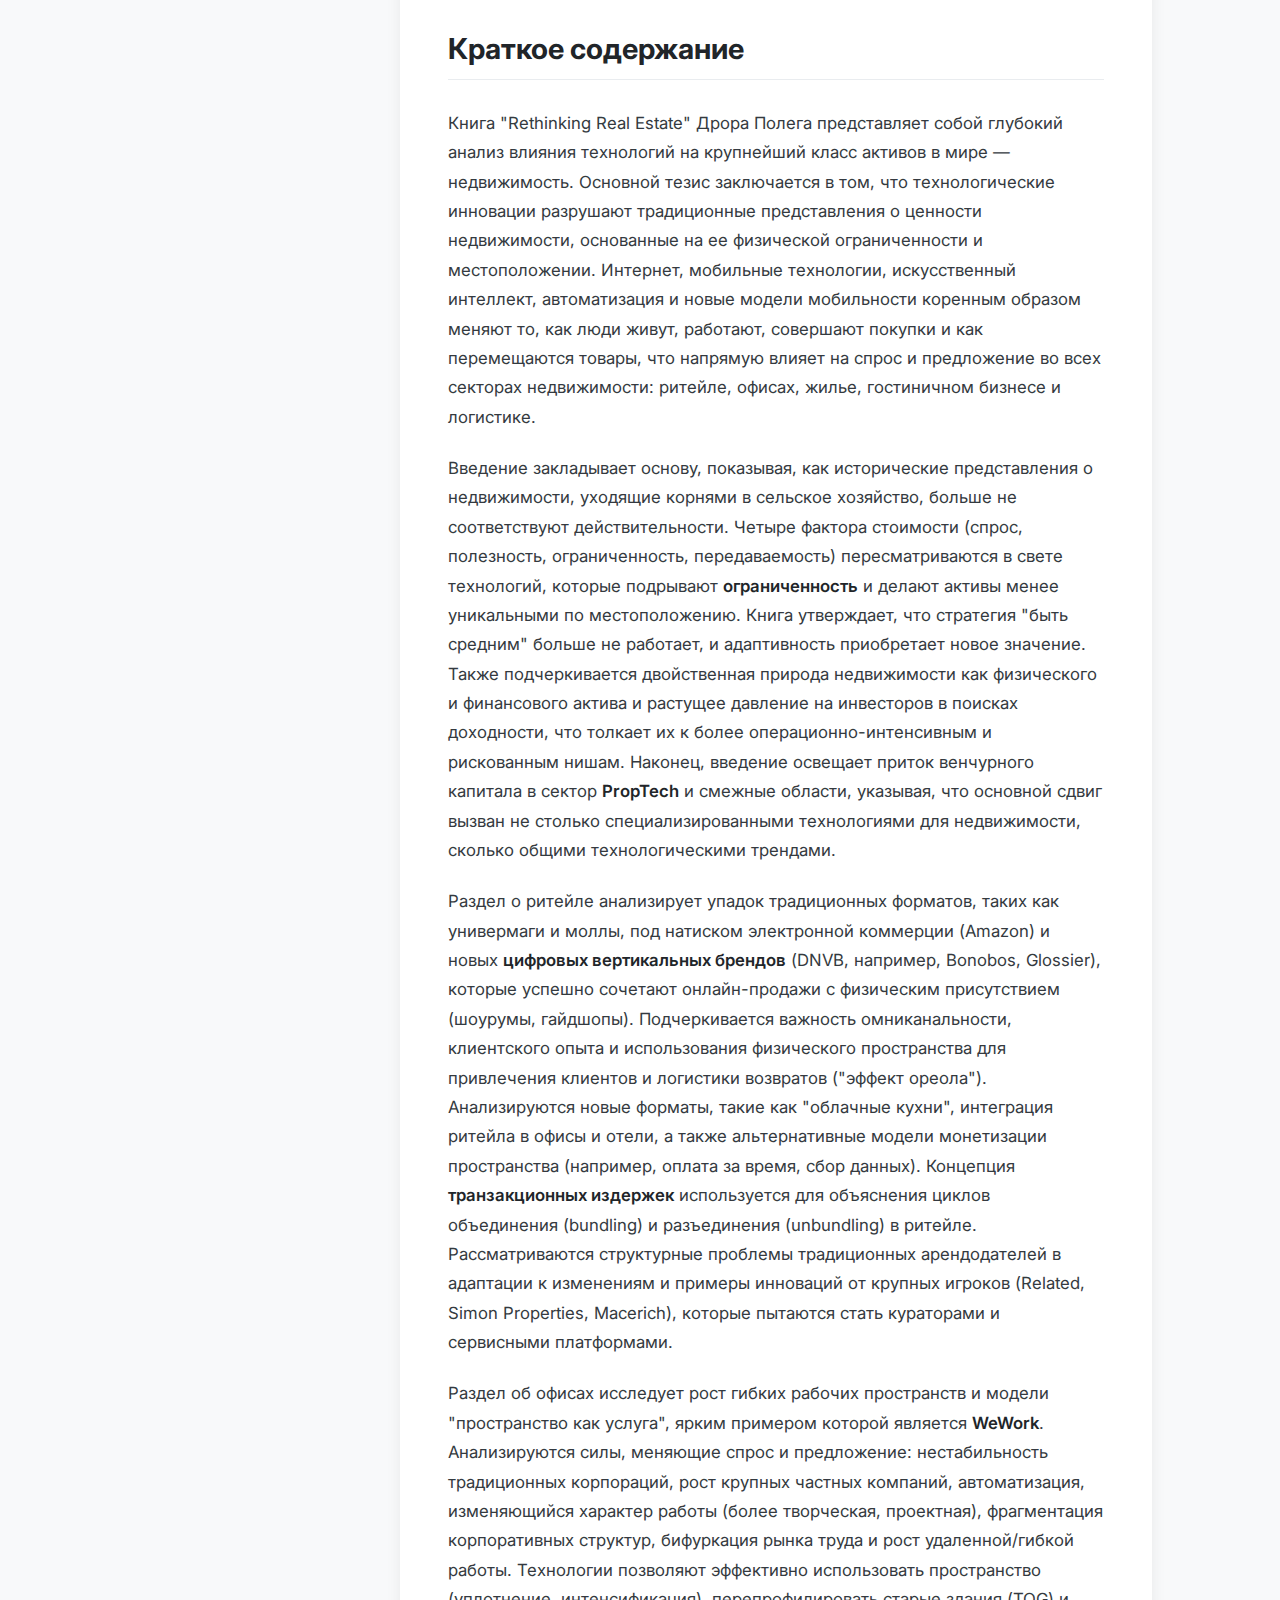
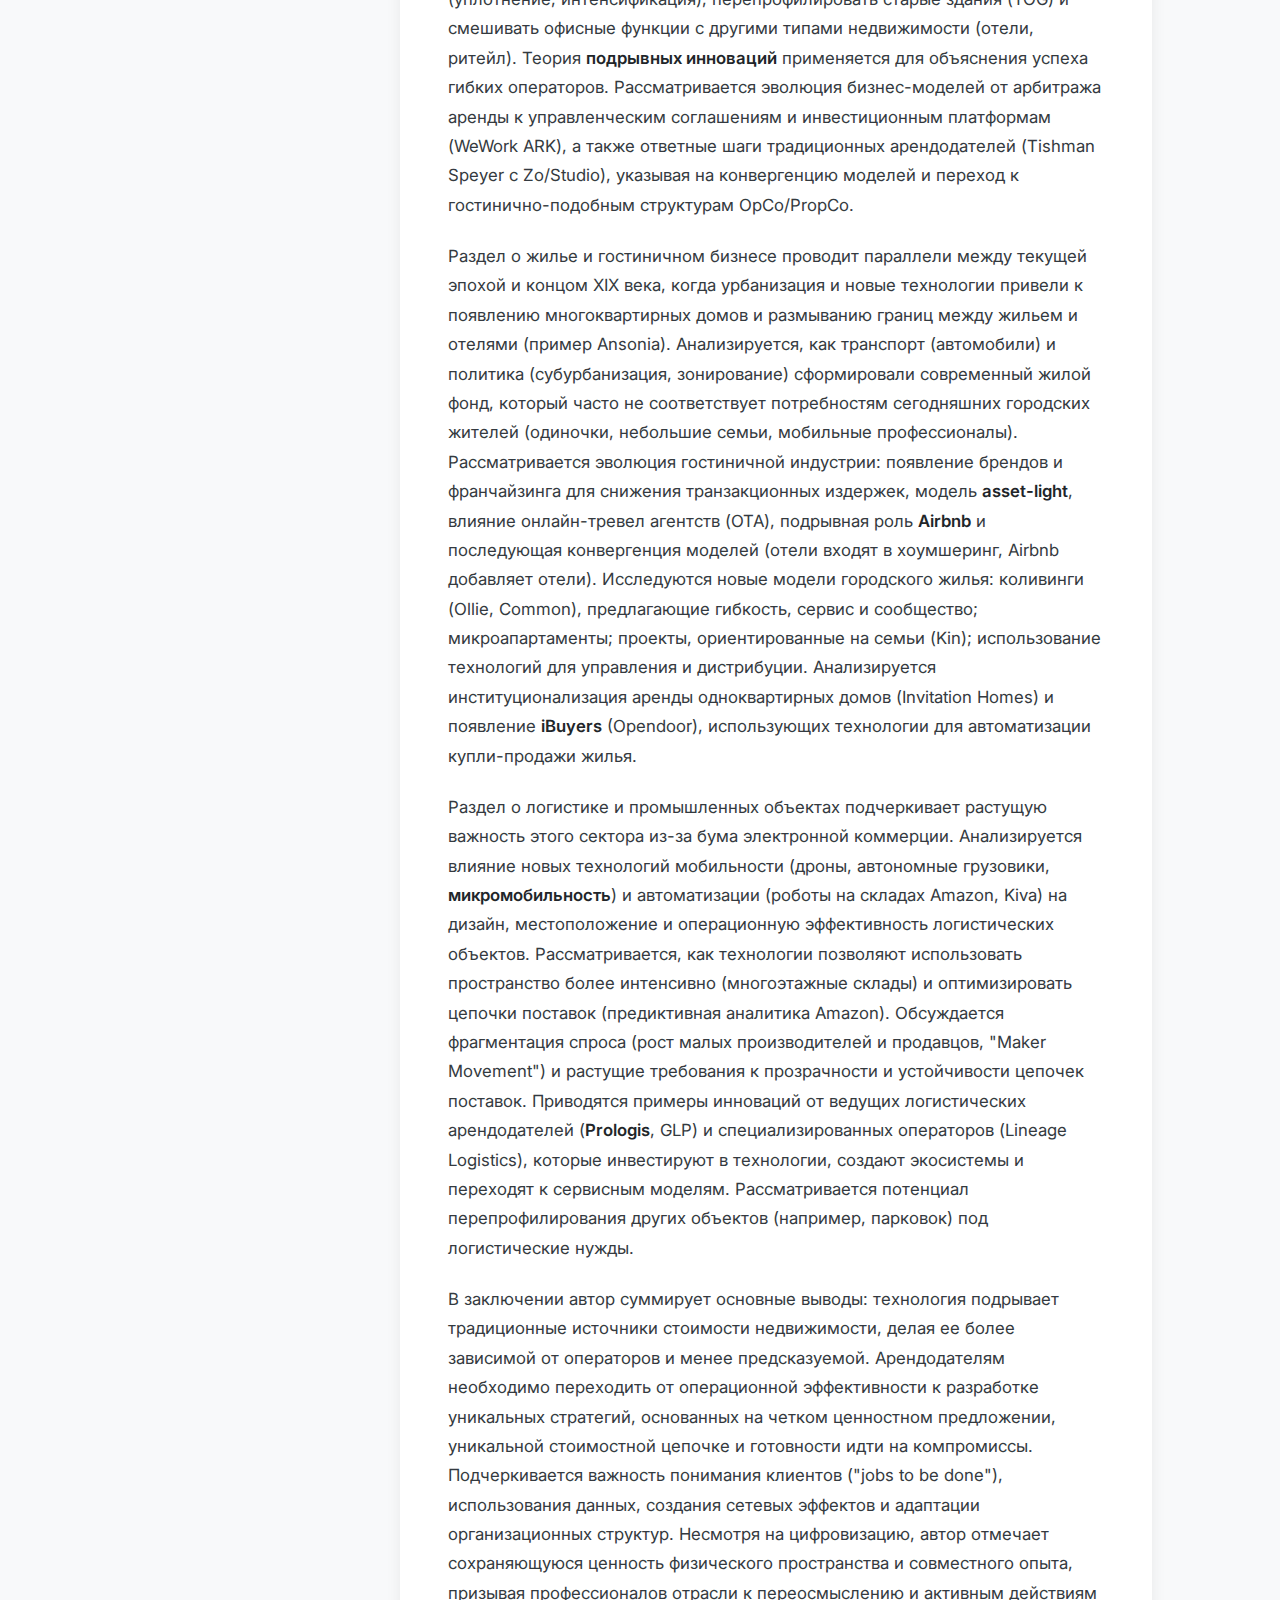
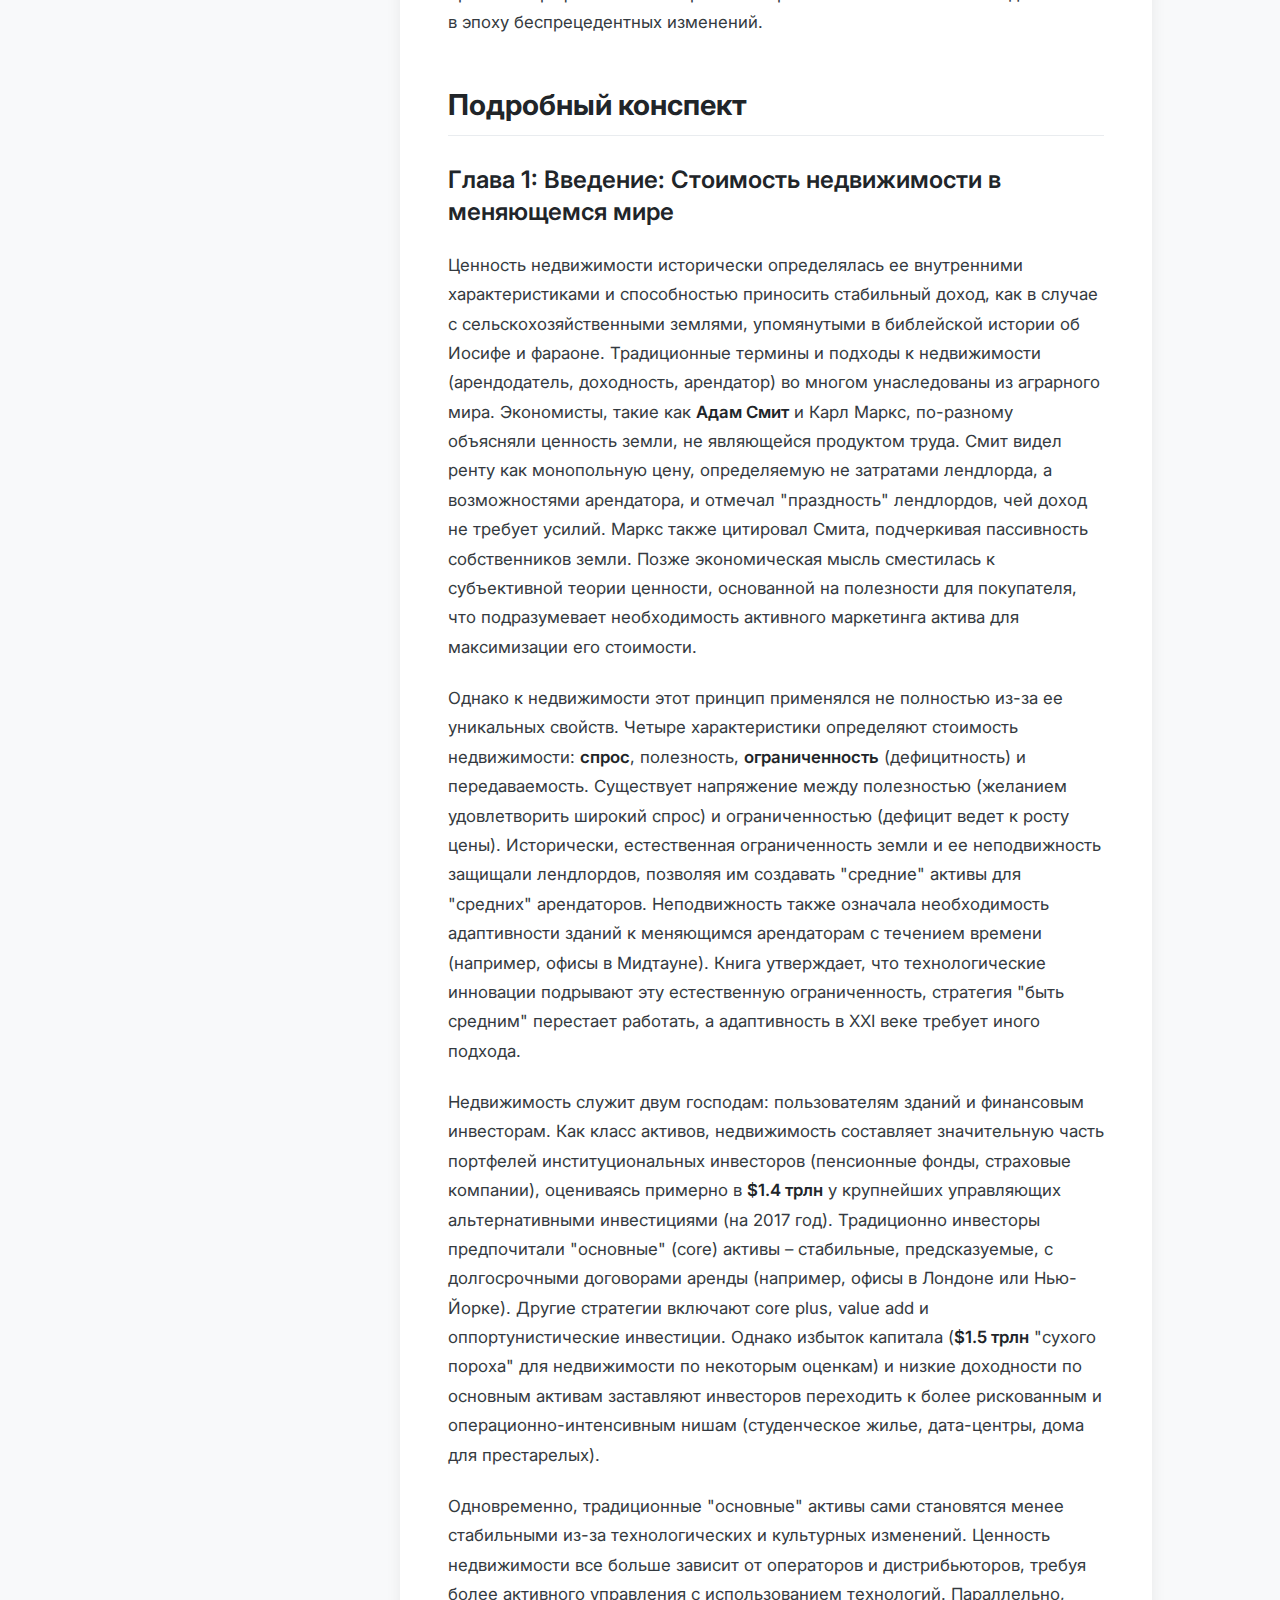
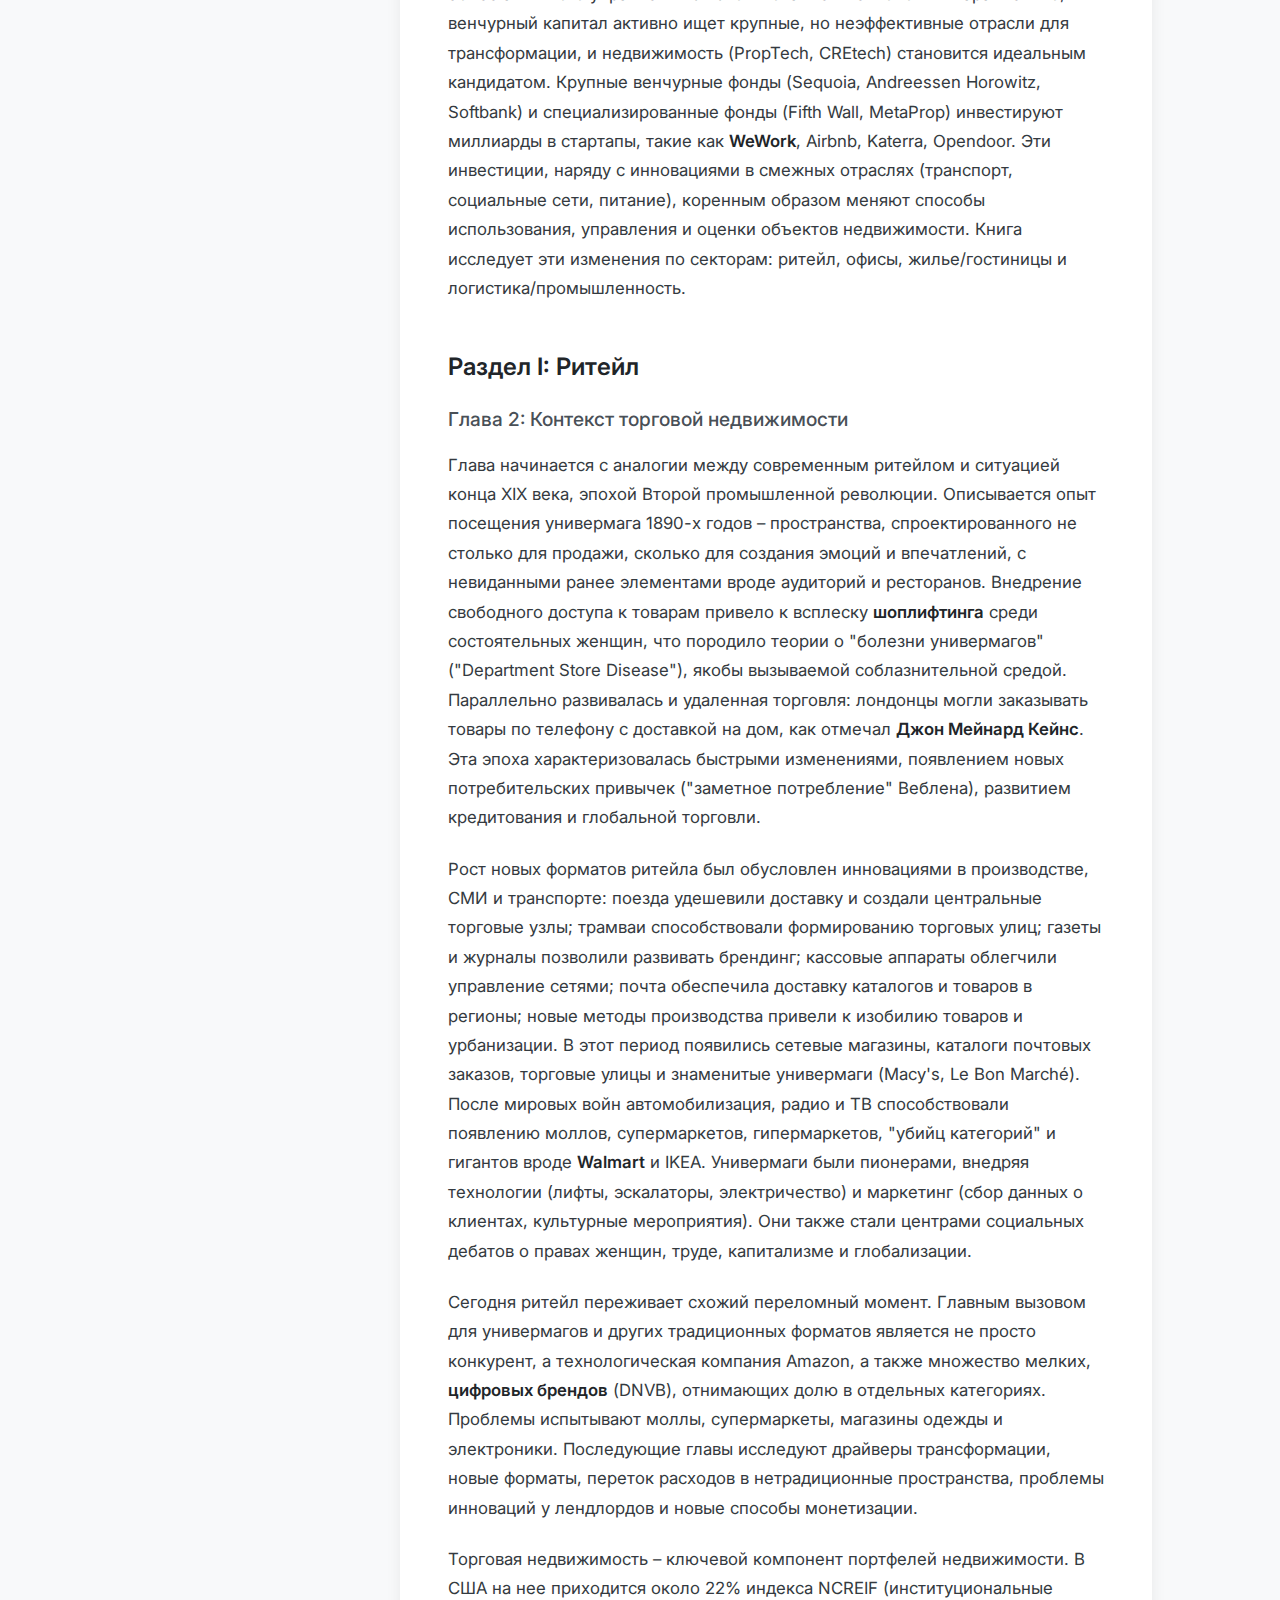
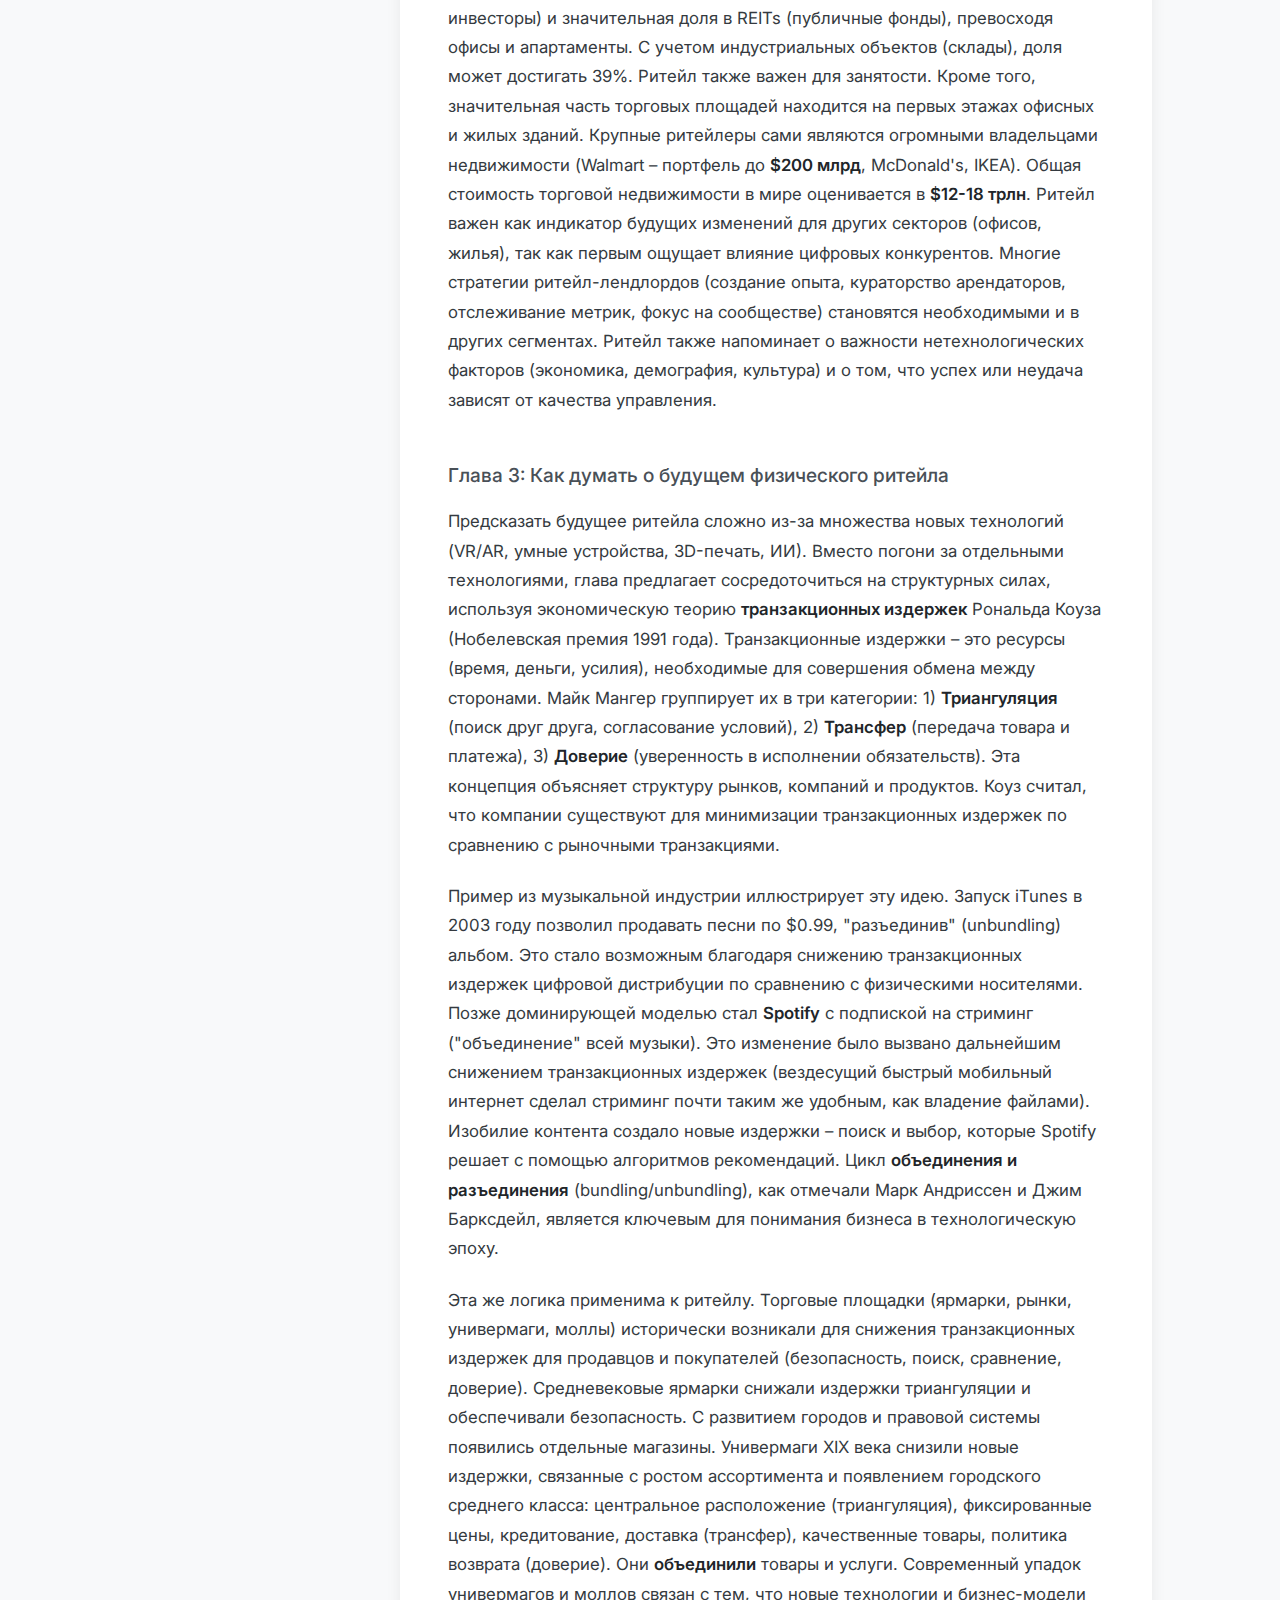
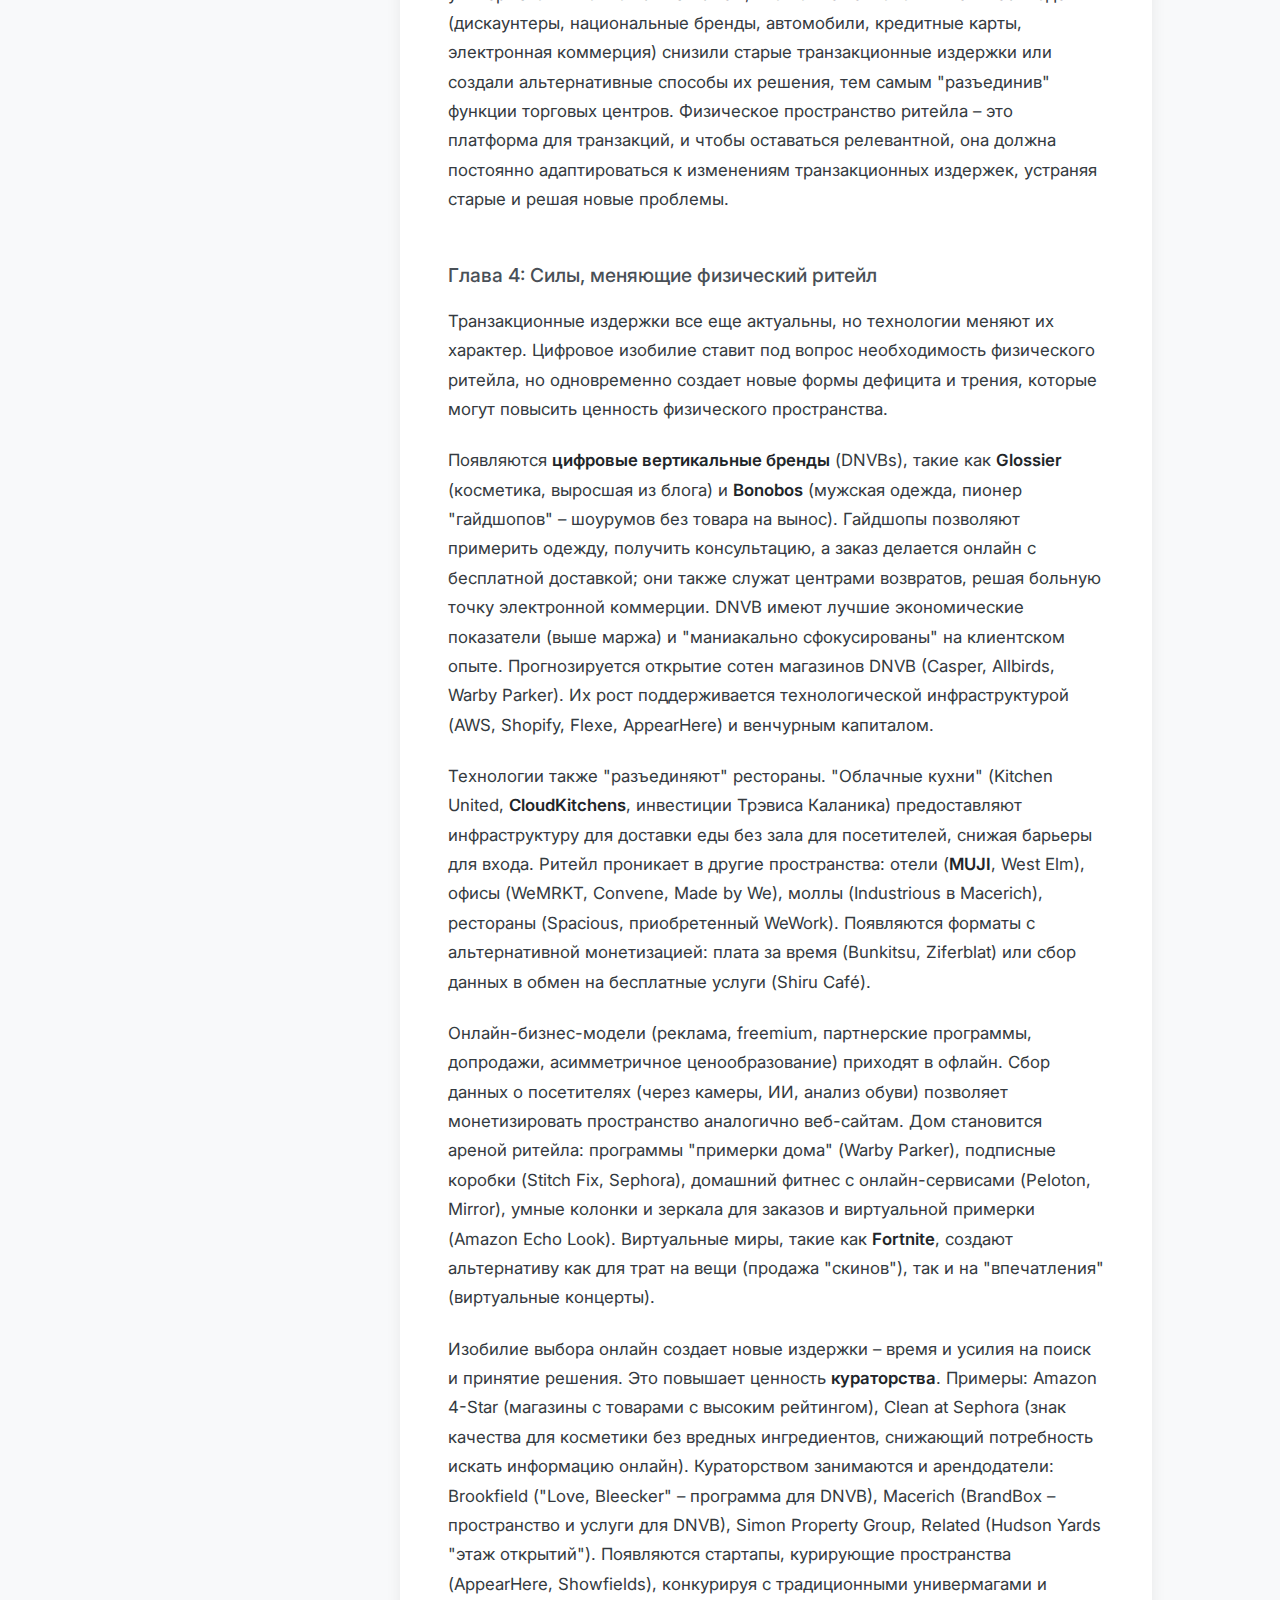
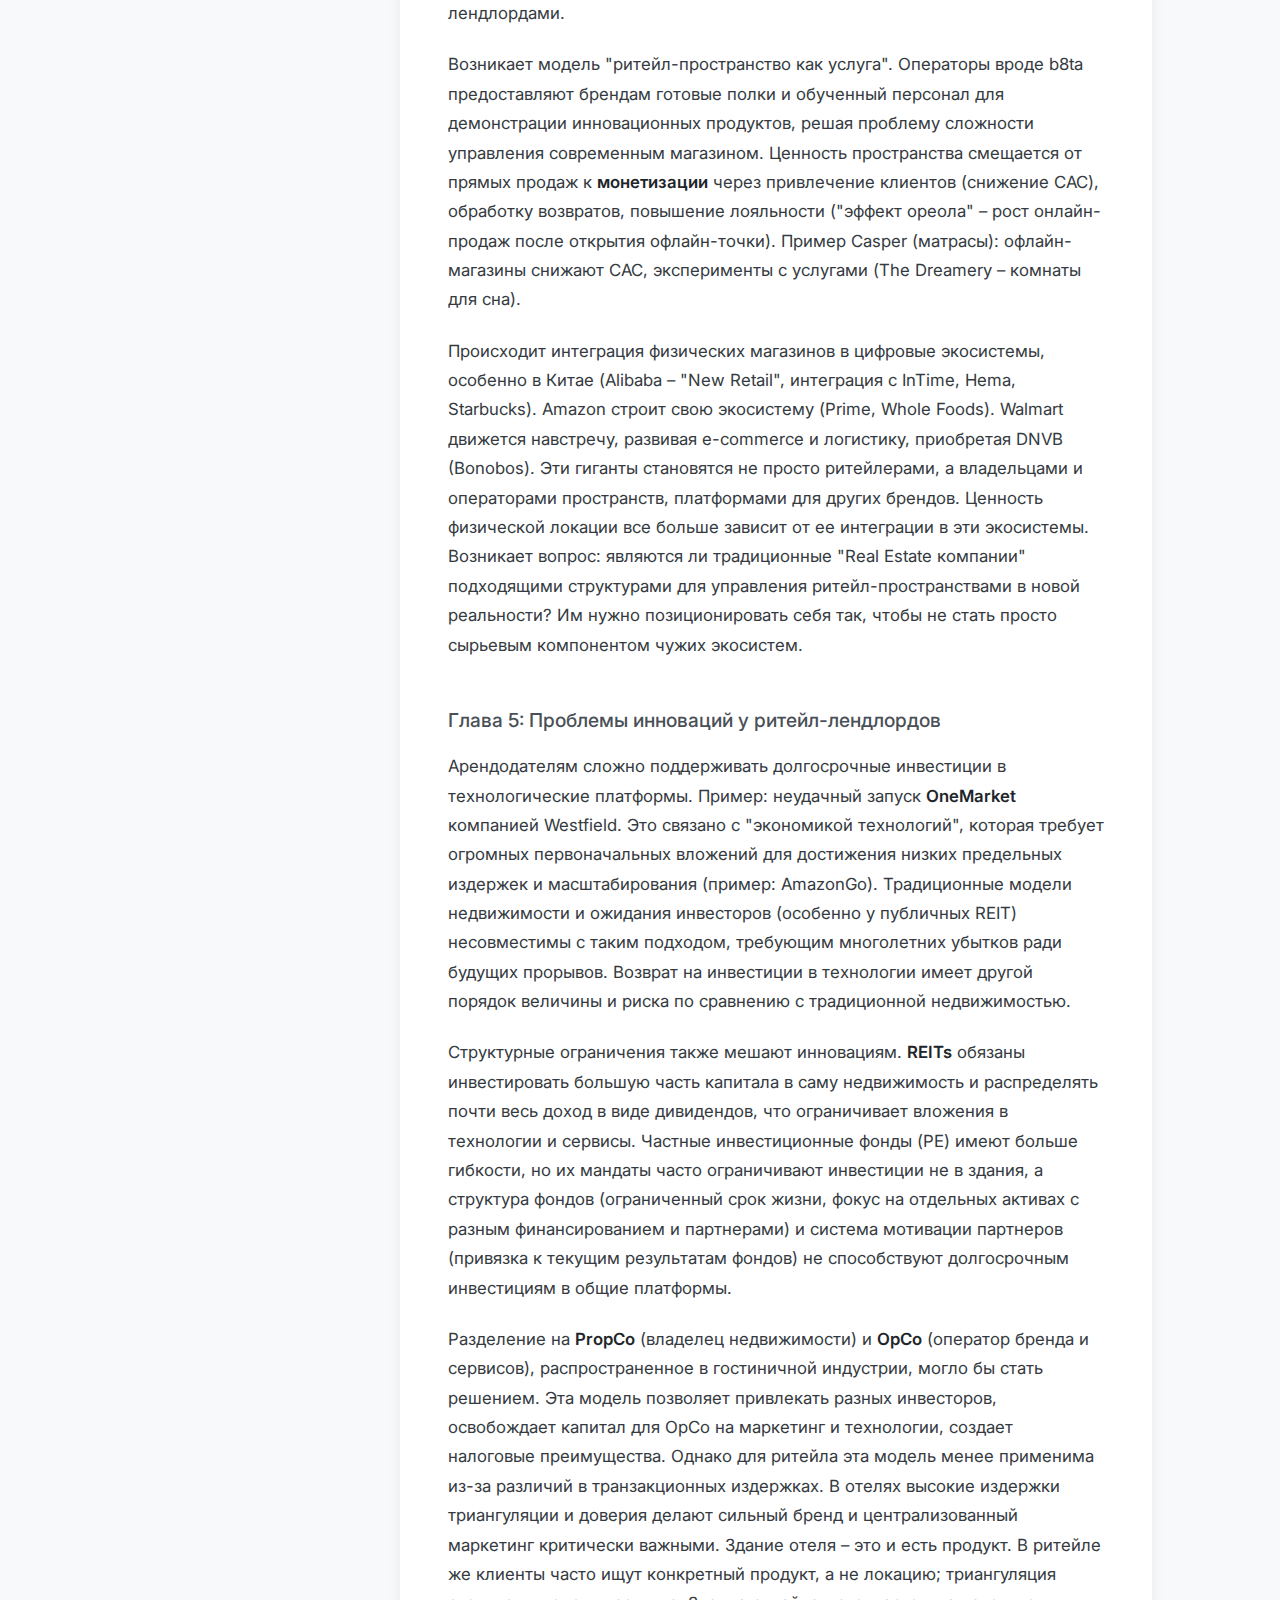
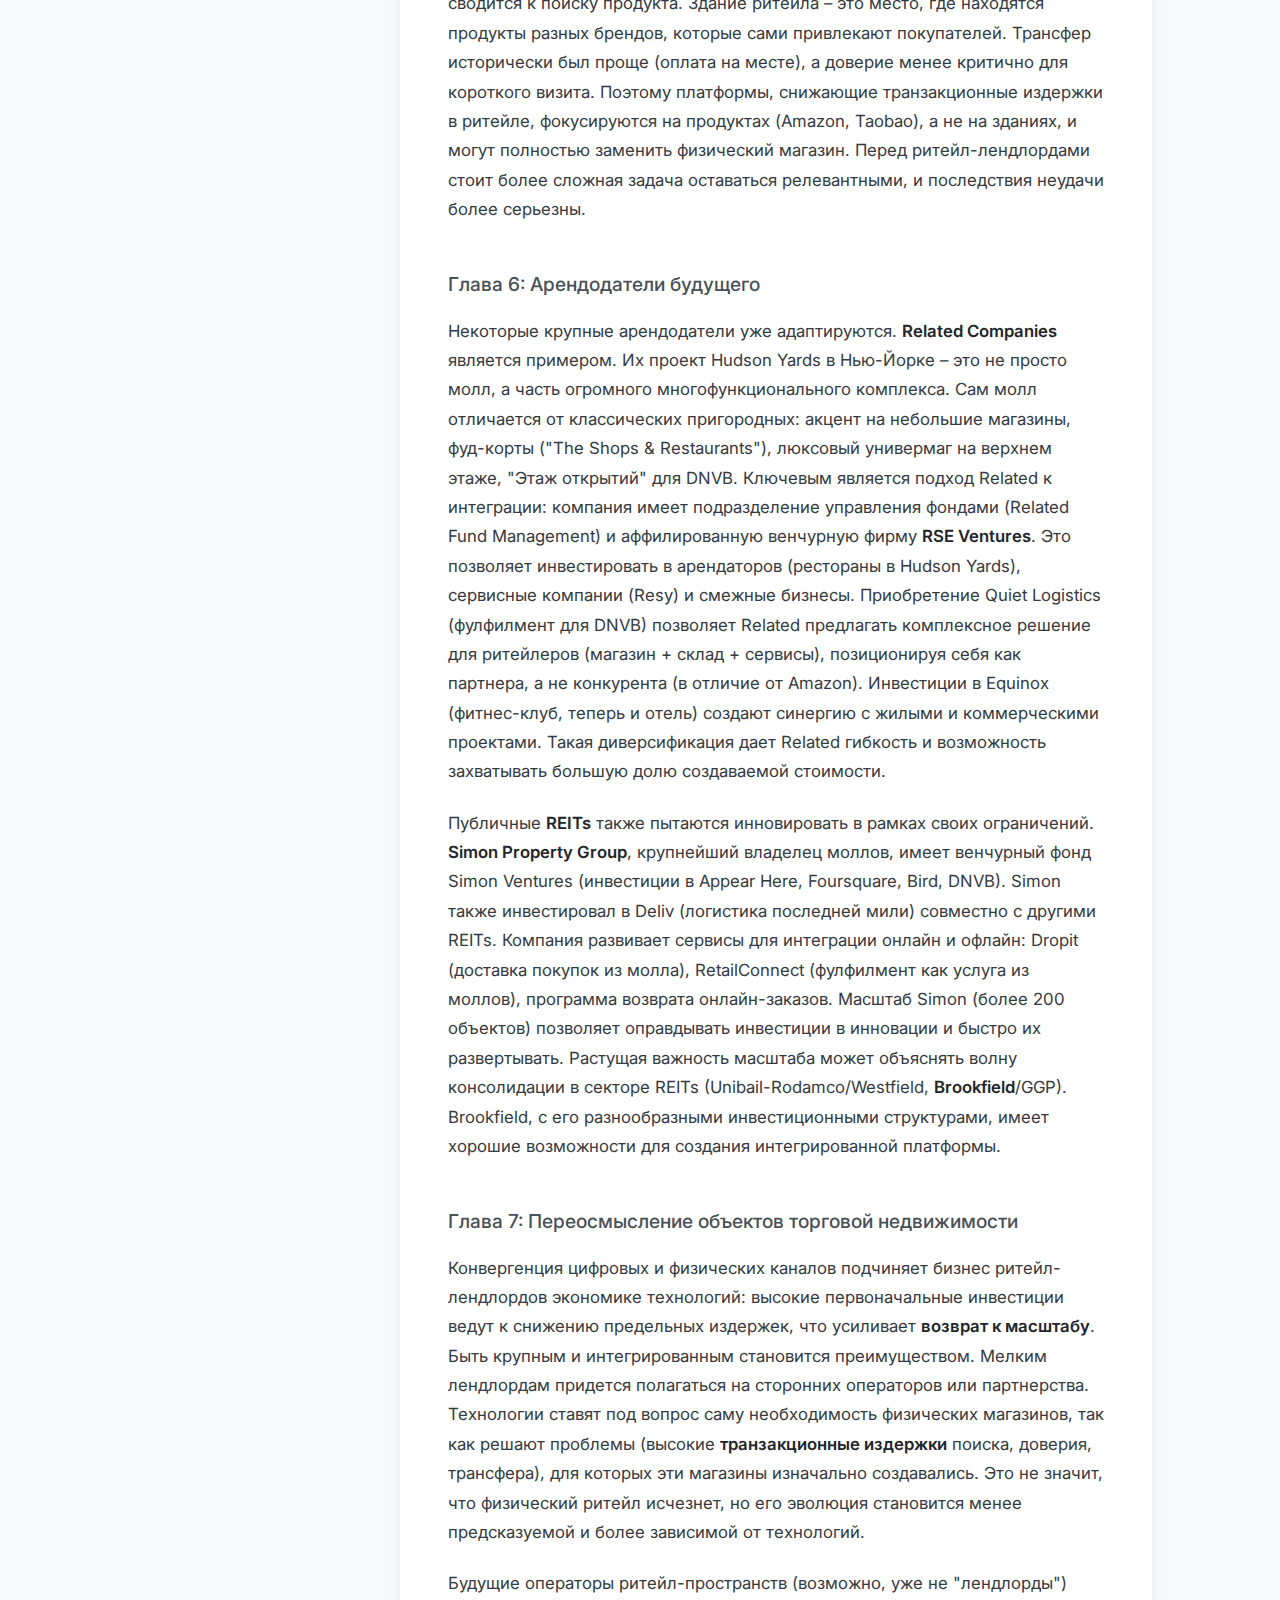
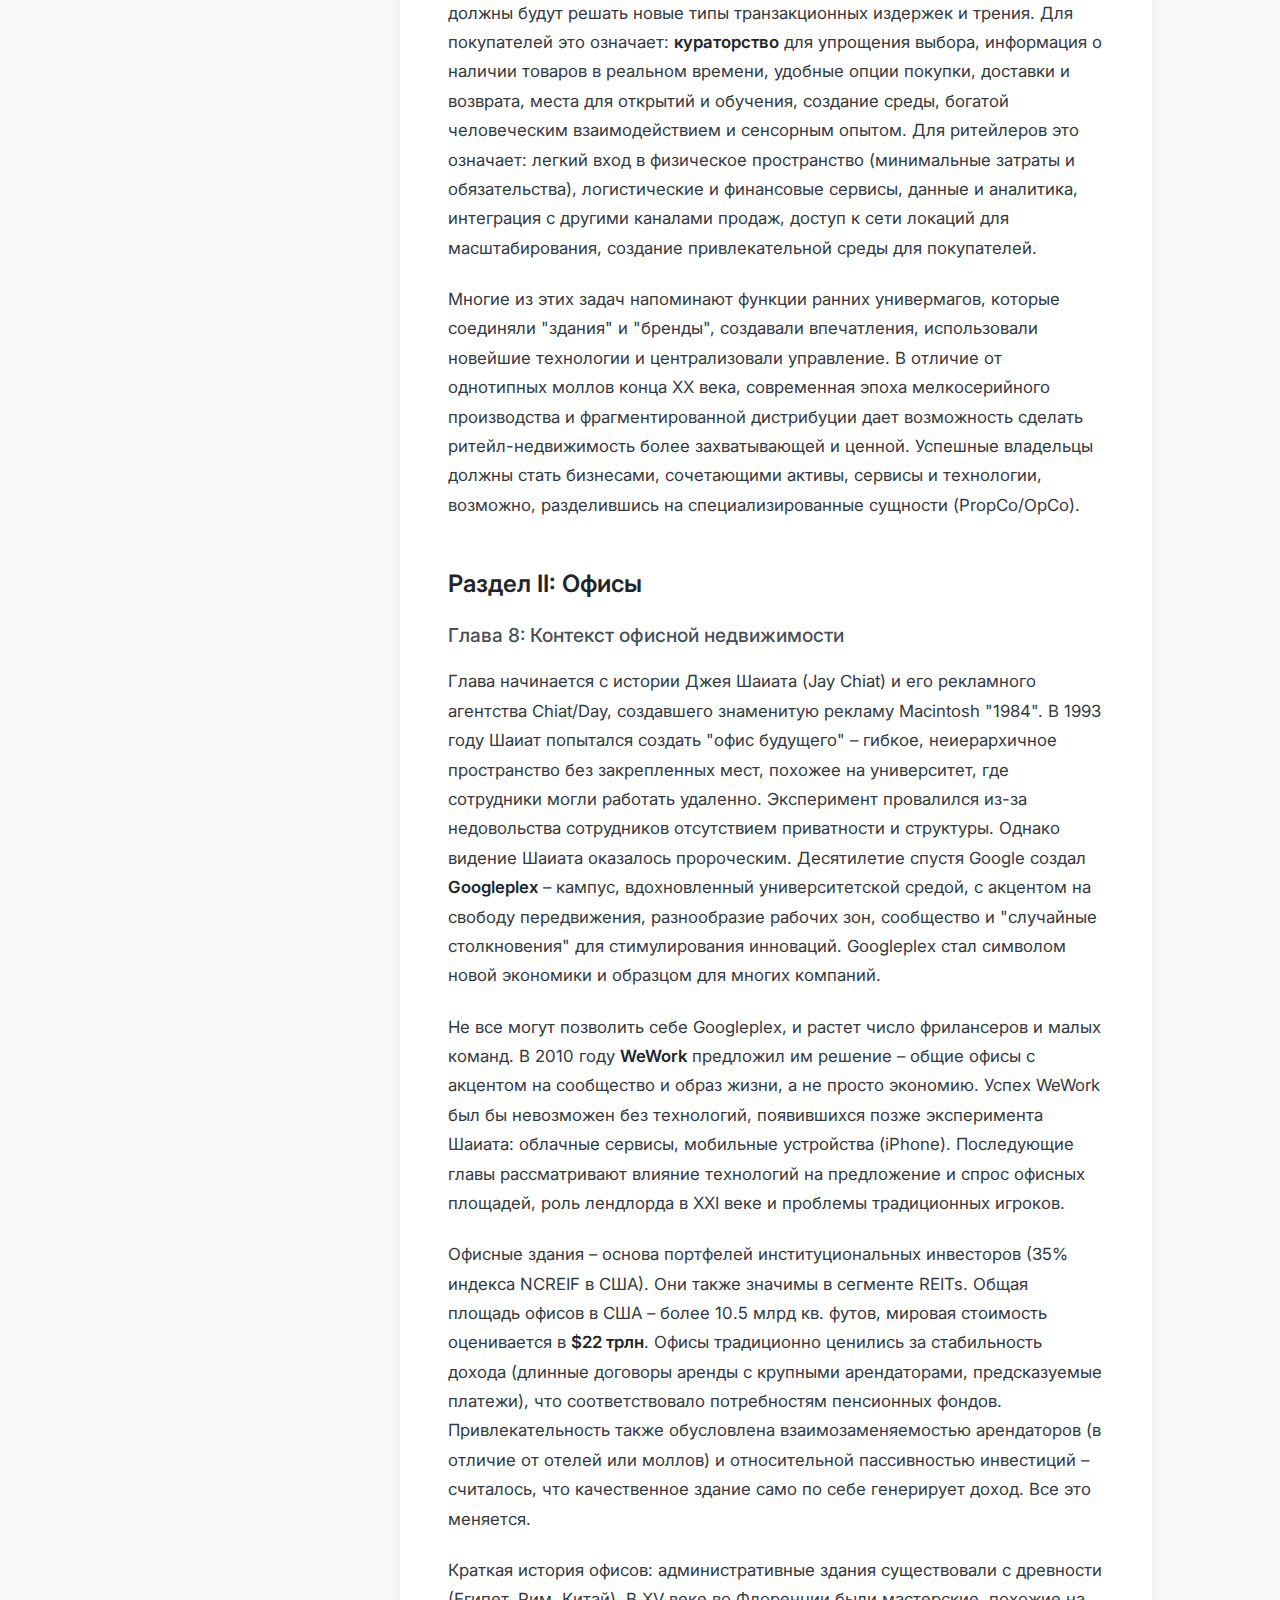
<file: realestatebook.html>
<!DOCTYPE html>
<html lang="ru">
<head>
    <meta charset="UTF-8">
    <meta name="viewport" content="width=device-width, initial-scale=1.0">
    <title>Конспект: Rethinking Real Estate - Dror Poleg</title>
    <link rel="preconnect" href="https://fonts.googleapis.com">
    <link rel="preconnect" href="https://fonts.gstatic.com" crossorigin>
    <link href="https://fonts.googleapis.com/css2?family=Inter:wght@400;500;600;700&display=swap" rel="stylesheet">
    <style>
        :root {
            --bg-color: #f8f9fa;
            --content-bg-color: #ffffff;
            --text-color: #343a40;
            --heading-color: #212529;
            --accent-color: #007bff;
            --accent-hover-color: #0056b3;
            --border-color: #e9ecef;
            --nav-bg-color: #f1f3f5; /* Цвет фона навигации */
            --nav-link-color: #495057;
            --nav-link-hover-color: var(--accent-color);
            --nav-link-active-bg: #e9ecef;
            --font-main: 'Inter', -apple-system, BlinkMacSystemFont, "Segoe UI", Roboto, "Helvetica Neue", Arial, sans-serif;
            --content-width: 720px;
            --nav-width-desktop: 240px; /* Ширина боковой навигации */
            --base-font-size: 1.05rem;
            --line-height: 1.75;
            --header-height-mobile: 60px; /* Высота шапки на мобильных для sticky nav */
        }

        /* Базовые стили и сброс */
        *, *::before, *::after { box-sizing: border-box; }
        html { scroll-behavior: smooth; } /* Плавный скролл по якорям */

        body {
            background-color: var(--bg-color);
            color: var(--text-color);
            font-family: var(--font-main);
            font-size: var(--base-font-size);
            line-height: var(--line-height);
            margin: 0;
            padding: 0; /* Убираем падинг у body */
            -webkit-font-smoothing: antialiased;
            -moz-osx-font-smoothing: grayscale;
        }

        /* Общий контейнер для страницы */
        .page-wrapper {
            display: grid;
            grid-template-columns: var(--nav-width-desktop) 1fr; /* Сетка для десктопа */
            gap: 2rem;
            max-width: calc(var(--nav-width-desktop) + var(--content-width) + 6rem); /* Ограничиваем общую ширину */
            margin: 0 auto;
            padding: 2rem 1rem;
        }

        /* Боковая навигация (Aside) */
        .sidebar-nav {
            position: sticky;
            top: 2rem; /* Отступ сверху для "прилипания" */
            height: calc(100vh - 4rem); /* Высота на весь экран минус отступы */
            overflow-y: auto; /* Прокрутка если меню длинное */
            padding-right: 1rem; /* Небольшой отступ справа */
            font-size: 0.9rem; /* Уменьшим шрифт в навигации */
            line-height: 1.5;
        }

        .sidebar-nav nav ul {
            list-style: none;
            padding: 0;
            margin: 0;
        }

        .sidebar-nav nav ul ul {
             padding-left: 1em; /* Отступ для вложенных списков */
             margin-top: 0.3em;
             margin-bottom: 0.8em;
        }
         .sidebar-nav nav ul ul ul {
             padding-left: 1em; /* Еще отступ для глав */
             font-size: 0.95em;
         }


        .sidebar-nav nav a {
            display: block;
            color: var(--nav-link-color);
            text-decoration: none;
            padding: 0.3em 0.6em;
            border-radius: 4px;
            transition: background-color 0.2s ease, color 0.2s ease;
            margin-bottom: 0.1em;
        }
        .sidebar-nav nav a:hover,
        .sidebar-nav nav a:focus {
            background-color: var(--nav-link-active-bg);
            color: var(--nav-link-hover-color);
        }
        /* Стили для выделения секций/глав */
         .sidebar-nav nav > ul > li > a {
             font-weight: 600;
             color: var(--heading-color);
             margin-top: 1em;
             font-size: 1rem;
         }
         .sidebar-nav nav > ul > li:first-child > a {
             margin-top: 0;
         }
         .sidebar-nav nav ul ul > li > a {
             font-weight: 500;
         }


        /* Основной контент (Main) */
        main {
            background-color: var(--content-bg-color);
            padding: 2rem 3rem;
            border-radius: 8px;
            box-shadow: 0 4px 15px rgba(0, 0, 0, 0.07);
            /* max-width остается var(--content-width), т.к. сетка управляет общей шириной */
        }

        /* Стилизация заголовков и параграфов (как раньше) */
        h1, h2, h3, h4 { color: var(--heading-color); margin-top: 2.5em; margin-bottom: 1em; line-height: 1.3; font-weight: 600; }
        h1 { font-size: 2.4rem; font-weight: 700; margin-top: 0; margin-bottom: 1.5em; text-align: center; line-height: 1.2; }
        h2 { font-size: 1.8rem; font-weight: 700; padding-bottom: 0.4em; border-bottom: 1px solid var(--border-color); }
        h3 { font-size: 1.5rem; font-weight: 600; }
        h4 { font-size: 1.2rem; font-weight: 500; color: #495057; }
        section > h2:first-child, section > h3:first-child, section > h4:first-child { margin-top: 0; }
        h2 + h3, h3 + h4 { margin-top: 1.5em; }
        p { margin-top: 0; margin-bottom: 1.3em; }
        strong { font-weight: 600; color: var(--heading-color); }
        a { color: var(--accent-color); text-decoration: none; transition: color 0.2s ease, text-decoration 0.2s ease; }
        a:hover, a:focus { color: var(--accent-hover-color); text-decoration: underline; }
        section + section { margin-top: 3rem; }

        /* --- Мобильная адаптация --- */

        /* Кнопка Гамбургер */
        .mobile-nav-toggle {
            display: none; /* Скрыта по умолчанию */
            position: fixed; /* Фиксируем на экране */
            top: 15px;
            left: 15px;
            z-index: 1001; /* Поверх всего, кроме самого меню */
            background: var(--content-bg-color);
            border: 1px solid var(--border-color);
            border-radius: 4px;
            padding: 8px 10px;
            cursor: pointer;
            box-shadow: 0 2px 5px rgba(0,0,0,0.1);
        }
        .mobile-nav-toggle svg {
            width: 24px;
            height: 24px;
            display: block;
        }

        /* Кнопка Закрыть в мобильном меню */
        .mobile-nav-close {
             display: none; /* Показываем только на мобильных внутри меню */
             position: absolute;
             top: 15px;
             right: 15px;
             background: none;
             border: none;
             padding: 5px;
             cursor: pointer;
        }
         .mobile-nav-close svg {
             width: 24px;
             height: 24px;
             display: block;
             color: var(--nav-link-color);
         }


        /* Оверлей для фона */
        .nav-overlay {
            display: none;
            position: fixed;
            top: 0;
            left: 0;
            width: 100%;
            height: 100%;
            background-color: rgba(0, 0, 0, 0.5);
            z-index: 999; /* Под меню, но над контентом */
        }

        @media (max-width: 1024px) { /* Точка переключения на мобильный вид */
            .page-wrapper {
                grid-template-columns: 1fr; /* Одна колонка */
                padding: 0; /* Убираем боковые отступы wrapper */
                margin-top: var(--header-height-mobile); /* Отступ для фиксированного гамбургера */
            }

            .sidebar-nav {
                position: fixed; /* Фиксированное положение для выезда */
                top: 0;
                left: 0;
                width: min(var(--nav-width-desktop), 80vw); /* Ширина меню, но не более 80% экрана */
                height: 100vh;
                background-color: var(--content-bg-color);
                box-shadow: 4px 0 15px rgba(0, 0, 0, 0.1);
                transform: translateX(-100%); /* Скрыто за экраном */
                transition: transform 0.3s ease-in-out;
                z-index: 1000; /* Поверх всего */
                padding: 2rem 1.5rem; /* Внутренние отступы */
                overflow-y: auto;
            }

            /* Показываем меню при наличии класса nav-open у body */
            body.nav-open .sidebar-nav {
                transform: translateX(0);
            }
            body.nav-open .nav-overlay {
                display: block; /* Показываем оверлей */
            }


            .mobile-nav-toggle {
                display: block; /* Показываем гамбургер */
            }
            .mobile-nav-close {
                 display: block; /* Показываем крестик */
            }


            main {
                padding: 1.5rem;
                margin: 1rem; /* Возвращаем отступы для main */
                border-radius: 8px; /* Можно убрать если main будет без фона/тени */
            }
             /* Уменьшаем размеры заголовков на мобильных */
             h1 { font-size: 2rem; }
             h2 { font-size: 1.6rem; }
             h3 { font-size: 1.3rem; }
             h4 { font-size: 1.1rem; }
             :root {
                 --base-font-size: 1rem;
             }
        }

        @media (max-width: 480px) {
             main {
                 margin: 0.5rem;
                 padding: 1rem;
             }
             h1 { font-size: 1.8rem; }
        }

    </style>
</head>
<body>

    <button class="mobile-nav-toggle" aria-label="Открыть меню" aria-expanded="false">
        <svg xmlns="http://www.w3.org/2000/svg" fill="none" viewBox="0 0 24 24" stroke-width="1.5" stroke="currentColor">
            <path stroke-linecap="round" stroke-linejoin="round" d="M3.75 6.75h16.5M3.75 12h16.5m-16.5 5.25h16.5" />
        </svg>
    </button>

    <div class="page-wrapper">
        <aside class="sidebar-nav">
            <button class="mobile-nav-close" aria-label="Закрыть меню">
                 <svg xmlns="http://www.w3.org/2000/svg" fill="none" viewBox="0 0 24 24" stroke-width="1.5" stroke="currentColor">
                     <path stroke-linecap="round" stroke-linejoin="round" d="M6 18L18 6M6 6l12 12" />
                 </svg>
            </button>
            <nav>
                <ul>
                    <li><a href="#main-points">Главное о книге</a></li>
                    <li><a href="#summary">Краткое содержание</a></li>
                    <li>
                        <a href="#detailed-notes">Подробный конспект</a>
                        <ul>
                            <li><a href="#chapter-1">Глава 1: Введение</a></li>
                            <li>
                                <a href="#section-1-retail">Раздел I: Ритейл</a>
                                <ul>
                                    <li><a href="#chapter-2">Глава 2: Контекст</a></li>
                                    <li><a href="#chapter-3">Глава 3: Как думать о будущем</a></li>
                                    <li><a href="#chapter-4">Глава 4: Силы, меняющие ритейл</a></li>
                                    <li><a href="#chapter-5">Глава 5: Проблемы лендлордов</a></li>
                                    <li><a href="#chapter-6">Глава 6: Арендодатели будущего</a></li>
                                    <li><a href="#chapter-7">Глава 7: Переосмысление объектов</a></li>
                                </ul>
                            </li>
                            <li>
                                <a href="#section-2-offices">Раздел II: Офисы</a>
                                <ul>
                                    <li><a href="#chapter-8">Глава 8: Контекст</a></li>
                                    <li><a href="#chapter-9">Глава 9: Силы (Предложение)</a></li>
                                    <li><a href="#chapter-10">Глава 10: Силы (Спрос)</a></li>
                                    <li><a href="#chapter-11">Глава 11: Лендлорды в XXI веке</a></li>
                                    <li><a href="#chapter-12">Глава 12: Переосмысление зданий</a></li>
                                </ul>
                            </li>
                            <li>
                                <a href="#section-3-housing-hospitality">Раздел III: Жилье и Гостиницы</a>
                                <ul>
                                    <li><a href="#chapter-13">Глава 13: Контекст</a></li>
                                    <li><a href="#chapter-14">Глава 14: Силы (Гостиницы)</a></li>
                                    <li><a href="#chapter-15">Глава 15: Силы (Жилье)</a></li>
                                    <li><a href="#chapter-16">Глава 16: Переосмысление</a></li>
                                </ul>
                            </li>
                             <li>
                                <a href="#section-4-logistics-industrial">Раздел IV: Логистика и Промышленность</a>
                                <ul>
                                    <li><a href="#chapter-17">Глава 17: Контекст</a></li>
                                    <li><a href="#chapter-18">Глава 18: Силы (Спрос/Предложение)</a></li>
                                    <li><a href="#chapter-19">Глава 19: Лендлорды в XXI веке</a></li>
                                    <li><a href="#chapter-20">Глава 20: Освобождение вещей</a></li>
                                    <li><a href="#chapter-21">Глава 21: Переосмысление</a></li>
                                </ul>
                            </li>
                            <li><a href="#conclusion">Глава 22: Заключение</a></li>
                        </ul>
                    </li>
                </ul>
            </nav>
        </aside>

        <main>
            <header>
                <h1>Dror Poleg. Rethinking Real Estate: A Roadmap to Technology’s Impact on the World’s Largest Asset Class (2020)</h1>
            </header>

            <article>
                <section id="main-points">
                    <h2>Главное о книге</h2>
                    <p>Технологические инновации коренным образом подрывают традиционные основы стоимости недвижимости, в первую очередь ее <strong>естественную ограниченность</strong> (scarcity) и привязку к местоположению. Стоимость активов все больше зависит не от их физических характеристик или локации, а от качества управления, интеграции с цифровыми платформами и способности предоставлять гибкие, ориентированные на пользователя решения. Эта трансформация стирает границы между традиционными категориями недвижимости (офисы, ритейл, жилье, логистика), так как пространства становятся многофункциональными, а операционные модели конвергируют, заимствуя элементы друг у друга, особенно из гостиничной индустрии (модели OpCo/PropCo, франчайзинг). Бизнес-модели, основанные на данных, сетевых эффектах и создании уникального клиентского опыта (включая <strong>символические выгоды</strong>), становятся ключевыми для создания и удержания стоимости. В результате традиционные арендодатели сталкиваются с необходимостью переосмысления своей роли: от пассивных владельцев активов к активным управляющим платформами, предоставляющим "пространство как услугу" (space-as-a-service) и конкурирующим с новыми, технологически продвинутыми игроками, часто поддерживаемыми венчурным капиталом.</p>
                    <p>Ключевые аргументы опираются на концепцию <strong>транзакционных издержек</strong> (по Коузу), объясняющую, как технологии снижают трение при поиске, согласовании и исполнении сделок, делая возможными новые бизнес-модели (например, Airbnb, Opendoor). Теория <strong>подрывных инноваций</strong> (по Кристенсену) используется для анализа того, как новые игроки (например, WeWork, коворкинги) сначала захватывают низкомаржинальные или неохваченные сегменты рынка, предлагая "достаточно хорошие" решения с другими преимуществами (гибкость, сообщество), а затем движутся вверх по рынку, бросая вызов устоявшимся лидерам. Анализ <strong>стоимостных цепочек</strong> (по Портеру) и концепция интеграции/модульности помогают понять, как компании создают конкурентное преимущество, фокусируясь на определенных видах деятельности (например, бренд, технологии, операции) и как смещается центр прибыли в отрасли. Приводятся многочисленные примеры компаний (Amazon, DNVB, Cloud Kitchens, Sonder, OYO, Prologis, Lineage Logistics) и конкретных инициатив крупных арендодателей (Tishman Speyer с Zo/Studio, Related с Quiet Logistics, Simon Properties с венчурными инвестициями), иллюстрирующих адаптацию к меняющейся среде, включая консолидацию, вертикальную интеграцию и переход к сервисным моделям. Статистика по венчурным инвестициям, росту гибких пространств и изменению структуры занятости подкрепляет тезис о масштабе и необратимости происходящих изменений.</p>
                </section>

                <section id="summary">
                    <h2>Краткое содержание</h2>
                    <p>Книга "Rethinking Real Estate" Дрора Полега представляет собой глубокий анализ влияния технологий на крупнейший класс активов в мире — недвижимость. Основной тезис заключается в том, что технологические инновации разрушают традиционные представления о ценности недвижимости, основанные на ее физической ограниченности и местоположении. Интернет, мобильные технологии, искусственный интеллект, автоматизация и новые модели мобильности коренным образом меняют то, как люди живут, работают, совершают покупки и как перемещаются товары, что напрямую влияет на спрос и предложение во всех секторах недвижимости: ритейле, офисах, жилье, гостиничном бизнесе и логистике.</p>
                    <p>Введение закладывает основу, показывая, как исторические представления о недвижимости, уходящие корнями в сельское хозяйство, больше не соответствуют действительности. Четыре фактора стоимости (спрос, полезность, ограниченность, передаваемость) пересматриваются в свете технологий, которые подрывают <strong>ограниченность</strong> и делают активы менее уникальными по местоположению. Книга утверждает, что стратегия "быть средним" больше не работает, и адаптивность приобретает новое значение. Также подчеркивается двойственная природа недвижимости как физического и финансового актива и растущее давление на инвесторов в поисках доходности, что толкает их к более операционно-интенсивным и рискованным нишам. Наконец, введение освещает приток венчурного капитала в сектор <strong>PropTech</strong> и смежные области, указывая, что основной сдвиг вызван не столько специализированными технологиями для недвижимости, сколько общими технологическими трендами.</p>
                    <p>Раздел о ритейле анализирует упадок традиционных форматов, таких как универмаги и моллы, под натиском электронной коммерции (Amazon) и новых <strong>цифровых вертикальных брендов</strong> (DNVB, например, Bonobos, Glossier), которые успешно сочетают онлайн-продажи с физическим присутствием (шоурумы, гайдшопы). Подчеркивается важность омниканальности, клиентского опыта и использования физического пространства для привлечения клиентов и логистики возвратов ("эффект ореола"). Анализируются новые форматы, такие как "облачные кухни", интеграция ритейла в офисы и отели, а также альтернативные модели монетизации пространства (например, оплата за время, сбор данных). Концепция <strong>транзакционных издержек</strong> используется для объяснения циклов объединения (bundling) и разъединения (unbundling) в ритейле. Рассматриваются структурные проблемы традиционных арендодателей в адаптации к изменениям и примеры инноваций от крупных игроков (Related, Simon Properties, Macerich), которые пытаются стать кураторами и сервисными платформами.</p>
                    <p>Раздел об офисах исследует рост гибких рабочих пространств и модели "пространство как услуга", ярким примером которой является <strong>WeWork</strong>. Анализируются силы, меняющие спрос и предложение: нестабильность традиционных корпораций, рост крупных частных компаний, автоматизация, изменяющийся характер работы (более творческая, проектная), фрагментация корпоративных структур, бифуркация рынка труда и рост удаленной/гибкой работы. Технологии позволяют эффективно использовать пространство (уплотнение, интенсификация), перепрофилировать старые здания (TOG) и смешивать офисные функции с другими типами недвижимости (отели, ритейл). Теория <strong>подрывных инноваций</strong> применяется для объяснения успеха гибких операторов. Рассматривается эволюция бизнес-моделей от арбитража аренды к управленческим соглашениям и инвестиционным платформам (WeWork ARK), а также ответные шаги традиционных арендодателей (Tishman Speyer с Zo/Studio), указывая на конвергенцию моделей и переход к гостинично-подобным структурам OpCo/PropCo.</p>
                    <p>Раздел о жилье и гостиничном бизнесе проводит параллели между текущей эпохой и концом XIX века, когда урбанизация и новые технологии привели к появлению многоквартирных домов и размыванию границ между жильем и отелями (пример Ansonia). Анализируется, как транспорт (автомобили) и политика (субурбанизация, зонирование) сформировали современный жилой фонд, который часто не соответствует потребностям сегодняшних городских жителей (одиночки, небольшие семьи, мобильные профессионалы). Рассматривается эволюция гостиничной индустрии: появление брендов и франчайзинга для снижения транзакционных издержек, модель <strong>asset-light</strong>, влияние онлайн-тревел агентств (OTA), подрывная роль <strong>Airbnb</strong> и последующая конвергенция моделей (отели входят в хоумшеринг, Airbnb добавляет отели). Исследуются новые модели городского жилья: коливинги (Ollie, Common), предлагающие гибкость, сервис и сообщество; микроапартаменты; проекты, ориентированные на семьи (Kin); использование технологий для управления и дистрибуции. Анализируется институционализация аренды одноквартирных домов (Invitation Homes) и появление <strong>iBuyers</strong> (Opendoor), использующих технологии для автоматизации купли-продажи жилья.</p>
                    <p>Раздел о логистике и промышленных объектах подчеркивает растущую важность этого сектора из-за бума электронной коммерции. Анализируется влияние новых технологий мобильности (дроны, автономные грузовики, <strong>микромобильность</strong>) и автоматизации (роботы на складах Amazon, Kiva) на дизайн, местоположение и операционную эффективность логистических объектов. Рассматривается, как технологии позволяют использовать пространство более интенсивно (многоэтажные склады) и оптимизировать цепочки поставок (предиктивная аналитика Amazon). Обсуждается фрагментация спроса (рост малых производителей и продавцов, "Maker Movement") и растущие требования к прозрачности и устойчивости цепочек поставок. Приводятся примеры инноваций от ведущих логистических арендодателей (<strong>Prologis</strong>, GLP) и специализированных операторов (Lineage Logistics), которые инвестируют в технологии, создают экосистемы и переходят к сервисным моделям. Рассматривается потенциал перепрофилирования других объектов (например, парковок) под логистические нужды.</p>
                    <p>В заключении автор суммирует основные выводы: технология подрывает традиционные источники стоимости недвижимости, делая ее более зависимой от операторов и менее предсказуемой. Арендодателям необходимо переходить от операционной эффективности к разработке уникальных стратегий, основанных на четком ценностном предложении, уникальной стоимостной цепочке и готовности идти на компромиссы. Подчеркивается важность понимания клиентов ("jobs to be done"), использования данных, создания сетевых эффектов и адаптации организационных структур. Несмотря на цифровизацию, автор отмечает сохраняющуюся ценность физического пространства и совместного опыта, призывая профессионалов отрасли к переосмыслению и активным действиям в эпоху беспрецедентных изменений.</p>
                </section>

                <section id="detailed-notes">
                    <h2>Подробный конспект</h2>

                    <section id="chapter-1">
                        <h3>Глава 1: Введение: Стоимость недвижимости в меняющемся мире</h3>
                         <p>Ценность недвижимости исторически определялась ее внутренними характеристиками и способностью приносить стабильный доход, как в случае с сельскохозяйственными землями, упомянутыми в библейской истории об Иосифе и фараоне. Традиционные термины и подходы к недвижимости (арендодатель, доходность, арендатор) во многом унаследованы из аграрного мира. Экономисты, такие как <strong>Адам Смит</strong> и Карл Маркс, по-разному объясняли ценность земли, не являющейся продуктом труда. Смит видел ренту как монопольную цену, определяемую не затратами лендлорда, а возможностями арендатора, и отмечал "праздность" лендлордов, чей доход не требует усилий. Маркс также цитировал Смита, подчеркивая пассивность собственников земли. Позже экономическая мысль сместилась к субъективной теории ценности, основанной на полезности для покупателя, что подразумевает необходимость активного маркетинга актива для максимизации его стоимости.</p>
                        <p>Однако к недвижимости этот принцип применялся не полностью из-за ее уникальных свойств. Четыре характеристики определяют стоимость недвижимости: <strong>спрос</strong>, полезность, <strong>ограниченность</strong> (дефицитность) и передаваемость. Существует напряжение между полезностью (желанием удовлетворить широкий спрос) и ограниченностью (дефицит ведет к росту цены). Исторически, естественная ограниченность земли и ее неподвижность защищали лендлордов, позволяя им создавать "средние" активы для "средних" арендаторов. Неподвижность также означала необходимость адаптивности зданий к меняющимся арендаторам с течением времени (например, офисы в Мидтауне). Книга утверждает, что технологические инновации подрывают эту естественную ограниченность, стратегия "быть средним" перестает работать, а адаптивность в XXI веке требует иного подхода.</p>
                        <p>Недвижимость служит двум господам: пользователям зданий и финансовым инвесторам. Как класс активов, недвижимость составляет значительную часть портфелей институциональных инвесторов (пенсионные фонды, страховые компании), оцениваясь примерно в <strong>$1.4 трлн</strong> у крупнейших управляющих альтернативными инвестициями (на 2017 год). Традиционно инвесторы предпочитали "основные" (core) активы – стабильные, предсказуемые, с долгосрочными договорами аренды (например, офисы в Лондоне или Нью-Йорке). Другие стратегии включают core plus, value add и оппортунистические инвестиции. Однако избыток капитала (<strong>$1.5 трлн</strong> "сухого пороха" для недвижимости по некоторым оценкам) и низкие доходности по основным активам заставляют инвесторов переходить к более рискованным и операционно-интенсивным нишам (студенческое жилье, дата-центры, дома для престарелых).</p>
                        <p>Одновременно, традиционные "основные" активы сами становятся менее стабильными из-за технологических и культурных изменений. Ценность недвижимости все больше зависит от операторов и дистрибьюторов, требуя более активного управления с использованием технологий. Параллельно, венчурный капитал активно ищет крупные, но неэффективные отрасли для трансформации, и недвижимость (PropTech, CREtech) становится идеальным кандидатом. Крупные венчурные фонды (Sequoia, Andreessen Horowitz, Softbank) и специализированные фонды (Fifth Wall, MetaProp) инвестируют миллиарды в стартапы, такие как <strong>WeWork</strong>, Airbnb, Katerra, Opendoor. Эти инвестиции, наряду с инновациями в смежных отраслях (транспорт, социальные сети, питание), коренным образом меняют способы использования, управления и оценки объектов недвижимости. Книга исследует эти изменения по секторам: ритейл, офисы, жилье/гостиницы и логистика/промышленность.</p>
                    </section>

                    <section id="section-1-retail">
                        <h3>Раздел I: Ритейл</h3>

                        <section id="chapter-2">
                            <h4>Глава 2: Контекст торговой недвижимости</h4>
                           <p>Глава начинается с аналогии между современным ритейлом и ситуацией конца XIX века, эпохой Второй промышленной революции. Описывается опыт посещения универмага 1890-х годов – пространства, спроектированного не столько для продажи, сколько для создания эмоций и впечатлений, с невиданными ранее элементами вроде аудиторий и ресторанов. Внедрение свободного доступа к товарам привело к всплеску <strong>шоплифтинга</strong> среди состоятельных женщин, что породило теории о "болезни универмагов" ("Department Store Disease"), якобы вызываемой соблазнительной средой. Параллельно развивалась и удаленная торговля: лондонцы могли заказывать товары по телефону с доставкой на дом, как отмечал <strong>Джон Мейнард Кейнс</strong>. Эта эпоха характеризовалась быстрыми изменениями, появлением новых потребительских привычек ("заметное потребление" Веблена), развитием кредитования и глобальной торговли.</p>
                            <p>Рост новых форматов ритейла был обусловлен инновациями в производстве, СМИ и транспорте: поезда удешевили доставку и создали центральные торговые узлы; трамваи способствовали формированию торговых улиц; газеты и журналы позволили развивать брендинг; кассовые аппараты облегчили управление сетями; почта обеспечила доставку каталогов и товаров в регионы; новые методы производства привели к изобилию товаров и урбанизации. В этот период появились сетевые магазины, каталоги почтовых заказов, торговые улицы и знаменитые универмаги (Macy's, Le Bon Marché). После мировых войн автомобилизация, радио и ТВ способствовали появлению моллов, супермаркетов, гипермаркетов, "убийц категорий" и гигантов вроде <strong>Walmart</strong> и IKEA. Универмаги были пионерами, внедряя технологии (лифты, эскалаторы, электричество) и маркетинг (сбор данных о клиентах, культурные мероприятия). Они также стали центрами социальных дебатов о правах женщин, труде, капитализме и глобализации.</p>
                            <p>Сегодня ритейл переживает схожий переломный момент. Главным вызовом для универмагов и других традиционных форматов является не просто конкурент, а технологическая компания Amazon, а также множество мелких, <strong>цифровых брендов</strong> (DNVB), отнимающих долю в отдельных категориях. Проблемы испытывают моллы, супермаркеты, магазины одежды и электроники. Последующие главы исследуют драйверы трансформации, новые форматы, переток расходов в нетрадиционные пространства, проблемы инноваций у лендлордов и новые способы монетизации.</p>
                            <p>Торговая недвижимость – ключевой компонент портфелей недвижимости. В США на нее приходится около 22% индекса NCREIF (институциональные инвесторы) и значительная доля в REITs (публичные фонды), превосходя офисы и апартаменты. С учетом индустриальных объектов (склады), доля может достигать 39%. Ритейл также важен для занятости. Кроме того, значительная часть торговых площадей находится на первых этажах офисных и жилых зданий. Крупные ритейлеры сами являются огромными владельцами недвижимости (Walmart – портфель до <strong>$200 млрд</strong>, McDonald's, IKEA). Общая стоимость торговой недвижимости в мире оценивается в <strong>$12-18 трлн</strong>. Ритейл важен как индикатор будущих изменений для других секторов (офисов, жилья), так как первым ощущает влияние цифровых конкурентов. Многие стратегии ритейл-лендлордов (создание опыта, кураторство арендаторов, отслеживание метрик, фокус на сообществе) становятся необходимыми и в других сегментах. Ритейл также напоминает о важности нетехнологических факторов (экономика, демография, культура) и о том, что успех или неудача зависят от качества управления.</p>
                        </section>

                        <section id="chapter-3">
                            <h4>Глава 3: Как думать о будущем физического ритейла</h4>
                             <p>Предсказать будущее ритейла сложно из-за множества новых технологий (VR/AR, умные устройства, 3D-печать, ИИ). Вместо погони за отдельными технологиями, глава предлагает сосредоточиться на структурных силах, используя экономическую теорию <strong>транзакционных издержек</strong> Рональда Коуза (Нобелевская премия 1991 года). Транзакционные издержки – это ресурсы (время, деньги, усилия), необходимые для совершения обмена между сторонами. Майк Мангер группирует их в три категории: 1) <strong>Триангуляция</strong> (поиск друг друга, согласование условий), 2) <strong>Трансфер</strong> (передача товара и платежа), 3) <strong>Доверие</strong> (уверенность в исполнении обязательств). Эта концепция объясняет структуру рынков, компаний и продуктов. Коуз считал, что компании существуют для минимизации транзакционных издержек по сравнению с рыночными транзакциями.</p>
                            <p>Пример из музыкальной индустрии иллюстрирует эту идею. Запуск iTunes в 2003 году позволил продавать песни по $0.99, "разъединив" (unbundling) альбом. Это стало возможным благодаря снижению транзакционных издержек цифровой дистрибуции по сравнению с физическими носителями. Позже доминирующей моделью стал <strong>Spotify</strong> с подпиской на стриминг ("объединение" всей музыки). Это изменение было вызвано дальнейшим снижением транзакционных издержек (вездесущий быстрый мобильный интернет сделал стриминг почти таким же удобным, как владение файлами). Изобилие контента создало новые издержки – поиск и выбор, которые Spotify решает с помощью алгоритмов рекомендаций. Цикл <strong>объединения и разъединения</strong> (bundling/unbundling), как отмечали Марк Андриссен и Джим Барксдейл, является ключевым для понимания бизнеса в технологическую эпоху.</p>
                            <p>Эта же логика применима к ритейлу. Торговые площадки (ярмарки, рынки, универмаги, моллы) исторически возникали для снижения транзакционных издержек для продавцов и покупателей (безопасность, поиск, сравнение, доверие). Средневековые ярмарки снижали издержки триангуляции и обеспечивали безопасность. С развитием городов и правовой системы появились отдельные магазины. Универмаги XIX века снизили новые издержки, связанные с ростом ассортимента и появлением городского среднего класса: центральное расположение (триангуляция), фиксированные цены, кредитование, доставка (трансфер), качественные товары, политика возврата (доверие). Они <strong>объединили</strong> товары и услуги. Современный упадок универмагов и моллов связан с тем, что новые технологии и бизнес-модели (дискаунтеры, национальные бренды, автомобили, кредитные карты, электронная коммерция) снизили старые транзакционные издержки или создали альтернативные способы их решения, тем самым "разъединив" функции торговых центров. Физическое пространство ритейла – это платформа для транзакций, и чтобы оставаться релевантной, она должна постоянно адаптироваться к изменениям транзакционных издержек, устраняя старые и решая новые проблемы.</p>
                        </section>

                        <section id="chapter-4">
                            <h4>Глава 4: Силы, меняющие физический ритейл</h4>
                            <p>Транзакционные издержки все еще актуальны, но технологии меняют их характер. Цифровое изобилие ставит под вопрос необходимость физического ритейла, но одновременно создает новые формы дефицита и трения, которые могут повысить ценность физического пространства.</p>
                            <p>Появляются <strong>цифровые вертикальные бренды</strong> (DNVBs), такие как <strong>Glossier</strong> (косметика, выросшая из блога) и <strong>Bonobos</strong> (мужская одежда, пионер "гайдшопов" – шоурумов без товара на вынос). Гайдшопы позволяют примерить одежду, получить консультацию, а заказ делается онлайн с бесплатной доставкой; они также служат центрами возвратов, решая больную точку электронной коммерции. DNVB имеют лучшие экономические показатели (выше маржа) и "маниакально сфокусированы" на клиентском опыте. Прогнозируется открытие сотен магазинов DNVB (Casper, Allbirds, Warby Parker). Их рост поддерживается технологической инфраструктурой (AWS, Shopify, Flexe, AppearHere) и венчурным капиталом.</p>
                            <p>Технологии также "разъединяют" рестораны. "Облачные кухни" (Kitchen United, <strong>CloudKitchens</strong>, инвестиции Трэвиса Каланика) предоставляют инфраструктуру для доставки еды без зала для посетителей, снижая барьеры для входа. Ритейл проникает в другие пространства: отели (<strong>MUJI</strong>, West Elm), офисы (WeMRKT, Convene, Made by We), моллы (Industrious в Macerich), рестораны (Spacious, приобретенный WeWork). Появляются форматы с альтернативной монетизацией: плата за время (Bunkitsu, Ziferblat) или сбор данных в обмен на бесплатные услуги (Shiru Café).</p>
                            <p>Онлайн-бизнес-модели (реклама, freemium, партнерские программы, допродажи, асимметричное ценообразование) приходят в офлайн. Сбор данных о посетителях (через камеры, ИИ, анализ обуви) позволяет монетизировать пространство аналогично веб-сайтам. Дом становится ареной ритейла: программы "примерки дома" (Warby Parker), подписные коробки (Stitch Fix, Sephora), домашний фитнес с онлайн-сервисами (Peloton, Mirror), умные колонки и зеркала для заказов и виртуальной примерки (Amazon Echo Look). Виртуальные миры, такие как <strong>Fortnite</strong>, создают альтернативу как для трат на вещи (продажа "скинов"), так и на "впечатления" (виртуальные концерты).</p>
                            <p>Изобилие выбора онлайн создает новые издержки – время и усилия на поиск и принятие решения. Это повышает ценность <strong>кураторства</strong>. Примеры: Amazon 4-Star (магазины с товарами с высоким рейтингом), Clean at Sephora (знак качества для косметики без вредных ингредиентов, снижающий потребность искать информацию онлайн). Кураторством занимаются и арендодатели: Brookfield ("Love, Bleecker" – программа для DNVB), Macerich (BrandBox – пространство и услуги для DNVB), Simon Property Group, Related (Hudson Yards "этаж открытий"). Появляются стартапы, курирующие пространства (AppearHere, Showfields), конкурируя с традиционными универмагами и лендлордами.</p>
                            <p>Возникает модель "ритейл-пространство как услуга". Операторы вроде b8ta предоставляют брендам готовые полки и обученный персонал для демонстрации инновационных продуктов, решая проблему сложности управления современным магазином. Ценность пространства смещается от прямых продаж к <strong>монетизации</strong> через привлечение клиентов (снижение CAC), обработку возвратов, повышение лояльности ("эффект ореола" – рост онлайн-продаж после открытия офлайн-точки). Пример Casper (матрасы): офлайн-магазины снижают CAC, эксперименты с услугами (The Dreamery – комнаты для сна).</p>
                            <p>Происходит интеграция физических магазинов в цифровые экосистемы, особенно в Китае (Alibaba – "New Retail", интеграция с InTime, Hema, Starbucks). Amazon строит свою экосистему (Prime, Whole Foods). Walmart движется навстречу, развивая e-commerce и логистику, приобретая DNVB (Bonobos). Эти гиганты становятся не просто ритейлерами, а владельцами и операторами пространств, платформами для других брендов. Ценность физической локации все больше зависит от ее интеграции в эти экосистемы. Возникает вопрос: являются ли традиционные "Real Estate компании" подходящими структурами для управления ритейл-пространствами в новой реальности? Им нужно позиционировать себя так, чтобы не стать просто сырьевым компонентом чужих экосистем.</p>
                        </section>

                         <section id="chapter-5">
                            <h4>Глава 5: Проблемы инноваций у ритейл-лендлордов</h4>
                             <p>Арендодателям сложно поддерживать долгосрочные инвестиции в технологические платформы. Пример: неудачный запуск <strong>OneMarket</strong> компанией Westfield. Это связано с "экономикой технологий", которая требует огромных первоначальных вложений для достижения низких предельных издержек и масштабирования (пример: AmazonGo). Традиционные модели недвижимости и ожидания инвесторов (особенно у публичных REIT) несовместимы с таким подходом, требующим многолетних убытков ради будущих прорывов. Возврат на инвестиции в технологии имеет другой порядок величины и риска по сравнению с традиционной недвижимостью.</p>
                            <p>Структурные ограничения также мешают инновациям. <strong>REITs</strong> обязаны инвестировать большую часть капитала в саму недвижимость и распределять почти весь доход в виде дивидендов, что ограничивает вложения в технологии и сервисы. Частные инвестиционные фонды (PE) имеют больше гибкости, но их мандаты часто ограничивают инвестиции не в здания, а структура фондов (ограниченный срок жизни, фокус на отдельных активах с разным финансированием и партнерами) и система мотивации партнеров (привязка к текущим результатам фондов) не способствуют долгосрочным инвестициям в общие платформы.</p>
                            <p>Разделение на <strong>PropCo</strong> (владелец недвижимости) и <strong>OpCo</strong> (оператор бренда и сервисов), распространенное в гостиничной индустрии, могло бы стать решением. Эта модель позволяет привлекать разных инвесторов, освобождает капитал для OpCo на маркетинг и технологии, создает налоговые преимущества. Однако для ритейла эта модель менее применима из-за различий в транзакционных издержках. В отелях высокие издержки триангуляции и доверия делают сильный бренд и централизованный маркетинг критически важными. Здание отеля – это и есть продукт. В ритейле же клиенты часто ищут конкретный продукт, а не локацию; триангуляция сводится к поиску продукта. Здание ритейла – это место, где находятся продукты разных брендов, которые сами привлекают покупателей. Трансфер исторически был проще (оплата на месте), а доверие менее критично для короткого визита. Поэтому платформы, снижающие транзакционные издержки в ритейле, фокусируются на продуктах (Amazon, Taobao), а не на зданиях, и могут полностью заменить физический магазин. Перед ритейл-лендлордами стоит более сложная задача оставаться релевантными, и последствия неудачи более серьезны.</p>
                        </section>

                        <section id="chapter-6">
                            <h4>Глава 6: Арендодатели будущего</h4>
                            <p>Некоторые крупные арендодатели уже адаптируются. <strong>Related Companies</strong> является примером. Их проект Hudson Yards в Нью-Йорке – это не просто молл, а часть огромного многофункционального комплекса. Сам молл отличается от классических пригородных: акцент на небольшие магазины, фуд-корты ("The Shops & Restaurants"), люксовый универмаг на верхнем этаже, "Этаж открытий" для DNVB. Ключевым является подход Related к интеграции: компания имеет подразделение управления фондами (Related Fund Management) и аффилированную венчурную фирму <strong>RSE Ventures</strong>. Это позволяет инвестировать в арендаторов (рестораны в Hudson Yards), сервисные компании (Resy) и смежные бизнесы. Приобретение Quiet Logistics (фулфилмент для DNVB) позволяет Related предлагать комплексное решение для ритейлеров (магазин + склад + сервисы), позиционируя себя как партнера, а не конкурента (в отличие от Amazon). Инвестиции в Equinox (фитнес-клуб, теперь и отель) создают синергию с жилыми и коммерческими проектами. Такая диверсификация дает Related гибкость и возможность захватывать большую долю создаваемой стоимости.</p>
                            <p>Публичные <strong>REITs</strong> также пытаются инновировать в рамках своих ограничений. <strong>Simon Property Group</strong>, крупнейший владелец моллов, имеет венчурный фонд Simon Ventures (инвестиции в Appear Here, Foursquare, Bird, DNVB). Simon также инвестировал в Deliv (логистика последней мили) совместно с другими REITs. Компания развивает сервисы для интеграции онлайн и офлайн: Dropit (доставка покупок из молла), RetailConnect (фулфилмент как услуга из моллов), программа возврата онлайн-заказов. Масштаб Simon (более 200 объектов) позволяет оправдывать инвестиции в инновации и быстро их развертывать. Растущая важность масштаба может объяснять волну консолидации в секторе REITs (Unibail-Rodamco/Westfield, <strong>Brookfield</strong>/GGP). Brookfield, с его разнообразными инвестиционными структурами, имеет хорошие возможности для создания интегрированной платформы.</p>
                        </section>

                        <section id="chapter-7">
                             <h4>Глава 7: Переосмысление объектов торговой недвижимости</h4>
                            <p>Конвергенция цифровых и физических каналов подчиняет бизнес ритейл-лендлордов экономике технологий: высокие первоначальные инвестиции ведут к снижению предельных издержек, что усиливает <strong>возврат к масштабу</strong>. Быть крупным и интегрированным становится преимуществом. Мелким лендлордам придется полагаться на сторонних операторов или партнерства. Технологии ставят под вопрос саму необходимость физических магазинов, так как решают проблемы (высокие <strong>транзакционные издержки</strong> поиска, доверия, трансфера), для которых эти магазины изначально создавались. Это не значит, что физический ритейл исчезнет, но его эволюция становится менее предсказуемой и более зависимой от технологий.</p>
                            <p>Будущие операторы ритейл-пространств (возможно, уже не "лендлорды") должны будут решать новые типы транзакционных издержек и трения. Для покупателей это означает: <strong>кураторство</strong> для упрощения выбора, информация о наличии товаров в реальном времени, удобные опции покупки, доставки и возврата, места для открытий и обучения, создание среды, богатой человеческим взаимодействием и сенсорным опытом. Для ритейлеров это означает: легкий вход в физическое пространство (минимальные затраты и обязательства), логистические и финансовые сервисы, данные и аналитика, интеграция с другими каналами продаж, доступ к сети локаций для масштабирования, создание привлекательной среды для покупателей.</p>
                            <p>Многие из этих задач напоминают функции ранних универмагов, которые соединяли "здания" и "бренды", создавали впечатления, использовали новейшие технологии и централизовали управление. В отличие от однотипных моллов конца XX века, современная эпоха мелкосерийного производства и фрагментированной дистрибуции дает возможность сделать ритейл-недвижимость более захватывающей и ценной. Успешные владельцы должны стать бизнесами, сочетающими активы, сервисы и технологии, возможно, разделившись на специализированные сущности (PropCo/OpCo).</p>
                        </section>
                    </section>


                    <section id="section-2-offices">
                        <h3>Раздел II: Офисы</h3>

                         <section id="chapter-8">
                            <h4>Глава 8: Контекст офисной недвижимости</h4>
                            <p>Глава начинается с истории Джея Шаиата (Jay Chiat) и его рекламного агентства Chiat/Day, создавшего знаменитую рекламу Macintosh "1984". В 1993 году Шаиат попытался создать "офис будущего" – гибкое, неиерархичное пространство без закрепленных мест, похожее на университет, где сотрудники могли работать удаленно. Эксперимент провалился из-за недовольства сотрудников отсутствием приватности и структуры. Однако видение Шаиата оказалось пророческим. Десятилетие спустя Google создал <strong>Googleplex</strong> – кампус, вдохновленный университетской средой, с акцентом на свободу передвижения, разнообразие рабочих зон, сообщество и "случайные столкновения" для стимулирования инноваций. Googleplex стал символом новой экономики и образцом для многих компаний.</p>
                            <p>Не все могут позволить себе Googleplex, и растет число фрилансеров и малых команд. В 2010 году <strong>WeWork</strong> предложил им решение – общие офисы с акцентом на сообщество и образ жизни, а не просто экономию. Успех WeWork был бы невозможен без технологий, появившихся позже эксперимента Шаиата: облачные сервисы, мобильные устройства (iPhone). Последующие главы рассматривают влияние технологий на предложение и спрос офисных площадей, роль лендлорда в XXI веке и проблемы традиционных игроков.</p>
                            <p>Офисные здания – основа портфелей институциональных инвесторов (35% индекса NCREIF в США). Они также значимы в сегменте REITs. Общая площадь офисов в США – более 10.5 млрд кв. футов, мировая стоимость оценивается в <strong>$22 трлн</strong>. Офисы традиционно ценились за стабильность дохода (длинные договоры аренды с крупными арендаторами, предсказуемые платежи), что соответствовало потребностям пенсионных фондов. Привлекательность также обусловлена взаимозаменяемостью арендаторов (в отличие от отелей или моллов) и относительной пассивностью инвестиций – считалось, что качественное здание само по себе генерирует доход. Все это меняется.</p>
                            <p>Краткая история офисов: административные здания существовали с древности (Египет, Рим, Китай). В XV веке во Флоренции были мастерские, похожие на коворкинги. Развитие банковского дела, печати, судоходства увеличило спрос на офисы. Прорыв произошел в XIX веке с появлением "большого бизнеса" (железные дороги в США), требовавшего новых методов управления и коммуникаций (телеграф). Рост и консолидация других отраслей (страхование, банкинг) также стимулировали спрос. Технологии (паровой двигатель, сталь, лифт <strong>Отиса</strong>, электрическое освещение) позволили строить небоскребы (первый – Home Insurance Building в Чикаго, 1885). Работа в офисе стала "индустриализированной" под влиянием "научного управления" <strong>Фредерика Тейлора</strong> – разбивка задач, открытые планировки, контроль. После Второй мировой войны офисы стали несколько гуманнее, но компьютеризация 1960-х автоматизировала рутинные задачи. Маршалл Маклюэн еще в 1964 году предвидел, что автоматизация изменит организацию труда. Сегодня технологии делают корпорации гибче, работу – креативнее, бросая вызов традиционным моделям офиса и роли лендлорда.</p>
                        </section>

                        <section id="chapter-9">
                            <h4>Глава 9: Силы, меняющие предложение офисных площадей</h4>
                            <p>Глава начинается со сравнения описаний с сайтов традиционных REITs (фокус на активах: "владелец, управляющий, девелопер") и <strong>WeWork</strong> (фокус на миссии и клиентах: "повышение мирового сознания"). Традиционные лендлорды видят клиента как корпоративное лицо, платящее аренду и поддерживающее стоимость актива; арендаторы взаимозаменяемы. WeWork, не владея почти никакой недвижимостью и будучи арендатором, вынужден фокусироваться на клиентах (членах сообщества) и бренде. Его модель рискованна (зависимость от финансирования, потенциальные конфликты интересов при покупке зданий фондом WeWork Property Investors), но спрос на его предложения огромен, что указывает на сдвиг в рынке: ценность даже лучших активов становится более зависимой от оператора.</p>
                            <p>Помимо WeWork, сотни других операторов гибких пространств (The Office Group (TOG), Convene, Breather, Industrious) предлагают готовые решения с гибкими условиями, сервисом и брендом, привлекательным для конечных пользователей. Доля гибких пространств на крупных рынках растет экспоненциально (прогноз JLL – <strong>30%</strong> к 2030 году). Даже если WeWork не выживет в текущем виде, спрос на гибкость сохранится. Традиционные лендлорды должны будут конкурировать с такими операторами или сотрудничать с ними.</p>
                            <p>Маркетинговая теория помогает понять привлекательность новых операторов. Запрет WeWork на мясо – пример <strong>символической выгоды</strong>, помимо функциональных и эмпирических. Бренд WeWork позволяет пользователям выражать свои ценности. Традиционные лендлорды часто анонимны для конечных пользователей. Лендлордам нужно становиться ближе к пользователям или partnering с брендированными операторами, сегментируя рынок. Поисковые запросы "Коворкинг для..." (дизайнеров, юристов, мам) показывают эту тенденцию.</p>
                            <p>Снабжение "офисным пространством" резко возросло не за счет строительства, а за счет инноваций. Применяется теория <strong>подрывных инноваций</strong> Клейтона Кристенсена. Большинство офисных зданий достигли уровня "достаточно хорошего" по функциональности (лифты, кондиционирование). При этом лидеры рынка "перегибают палку" (overshooting), добавляя избыточные или слишком сложные функции (мрамор, дорогие системы HVAC), игнорируя реальные потребности (гибкость, сервис). Это создает нишу для подрывных игроков, предлагающих более простые, дешевые, удобные решения с другими ценностями (пример: Dollar Shave Club против Gillette).</p>
                            <p>Шесть динамик увеличивают эффективное предложение рабочих мест:</p>
                            <ol>
                                <li><strong>Уплотнение</strong> (Densification): Снижение площади на сотрудника (с 227 до 135 кв. футов в 2001-2011 гг.). WeWork достигает 50 кв. футов на человека за счет оптимизации планировок (BIM, лазерное сканирование) и модели оплаты за рабочее место, а не за площадь. Телефонные будки (ROOM) также способствуют уплотнению.</li>
                                <li><strong>Интенсификация</strong> (Intensification): Более эффективное использование существующих площадей. Платформы (LiquidSpace, PivotDesk) облегчают субаренду. Операторы вроде Breather предлагают пространства по часам/дням с онлайн-бронированием и динамическим ценообразованием, приводя клиентов в здания класса B/C. Цифровые каналы меняют предпочтения локации и дизайн (важность "инстаграмности").</li>
                                <li><strong>Перепрофилирование</strong> (Repositioning): Превращение старых, непривлекательных зданий в востребованные пространства. Пример: <strong>TOG</strong> и Henry Wood House в Лондоне. TOG создает бутик-бренды для каждого здания, предлагает членство с доступом к сети локаций и сервисам, использует историю и характер зданий.</li>
                                <li><strong>Смешение</strong> (Mixing): Интеграция рабочих пространств в другие типы недвижимости. Отели (Moxy, CitizenM, Ace Hotel), фитнес-клубы (Life Time), ритейл-центры (Macerich/Industrious). Конверсия моллов под офисы (Westside Pavilion/Google).</li>
                                <li><strong>Чередование</strong> (Alternation): Использование пространств под офисы в определенное время дня. Пример: Spacious в ресторанах, DeskDog в пабах BrewDog. Модель Spacious показывает, как онлайн-дистрибуция позволяет использовать недорогие или временные локации.</li>
                                <li><strong>Работа где угодно</strong> (Anywhere Work): Концепция WePark (рабочие места на парковках) иллюстрирует легкость организации работы в любом месте благодаря технологиям.</li>
                            </ol>
                            <p>В итоге, предложение "офисного пространства" больше не определяется только строительством и зонированием, а эволюционирует непредсказуемо. Спрос на гибкие, разнообразные и осмысленные рабочие среды будет расти.</p>
                        </section>

                        <section id="chapter-10">
                             <h4>Глава 10: Силы, меняющие спрос на офисные площади</h4>
                            <p>Спрос на офисы становится менее предсказуемым и более требовательным из-за девяти ключевых тенденций:</p>
                            <ol>
                               <li><strong>Нестабильность традиционных публичных компаний</strong>: Средний срок жизни компании в индексе S&P резко сократился (с 65+ лет в 1920-30-х до прогнозируемых 14 лет к 2026). Технологии ускоряют взлет и падение компаний.</li>
                               <li><strong>Непрозрачность частных компаний</strong>: Многие быстрорастущие технологические фирмы дольше остаются частными, привлекая огромные суммы (<strong>$130+ млрд</strong> венчурных инвестиций в США в 2018 г.). Их финансовое состояние менее прозрачно для лендлордов.</li>
                               <li><strong>Убыточность новых публичных компаний</strong>: Многие технологические компании выходят на IPO, будучи убыточными (более 80% IPO в последние годы), следуя стратегии роста "любой ценой" (примеры: Uber, <strong>WeWork</strong>). IPO больше не является гарантией стабильности арендатора.</li>
                               <li><strong>Автоматизация и ИИ</strong>: Влияние на занятость глубокое, но неясное. Прогнозируется сокращение рабочих мест в финансах, бухгалтерии, праве. Исследования (Оксфорд/Йель, McKinsey) предсказывают возможность автоматизации до <strong>50%</strong> текущих рабочих задач к 2030 году. Традиционные модели прогнозирования спроса на офисы, основанные на ВВП и занятости, требуют пересмотра.</li>
                               <li><strong>Переход к "Концептуальному веку"</strong> (по Дэниелу Пинку): Работа смещается от логических, линейных задач к творческим, эмпатическим, требующим системного мышления. Три драйвера: Автоматизация, Изобилие (Abundance – дифференциация через бренд и смысл), Азия (офшоринг). Офисные работники все больше заняты неструктурированной, концептуальной работой.</li>
                               <li><strong>"Разъединение" корпораций</strong>: Структуры становятся менее иерархичными, более сетевыми и проектно-ориентированными ("голливудская модель"). Снижение транзакционных издержек облегчает формирование временных команд из специалистов. Пример: команды в Amazon. Меньше крупных гомогенных команд в одном месте на долгий срок.</li>
                               <li><strong>Бифуркация рынка офисных вакансий</strong>: Растет спрос на "звездных" специалистов с высокими зарплатами и требованиями к среде (примеры: Facebook, Google). Одновременно растет доля нестабильной занятости (фриланс, контракты – исследование Катца/Крюгера). "Среднего" офисного работника больше не существует, что требует дифференцированных предложений.</li>
                               <li><strong>Растущее разнообразие рабочей силы</strong>: Пять поколений работают вместе. Растет этническое и гендерное разнообразие. Требуются пространства, учитывающие разные потребности и стили работы (пример: "сквады" в Spotify, гендерно-нейтральные туалеты).</li>
                               <li><strong>Рост гибкой и удаленной работы</strong>: Многие компании (PwC, Citibank) внедряют гибкие графики и удаленку. Для сотрудников это становится необходимостью (опрос Gallup: 50%+ сменят работу ради гибкого графика). Работодатели используют технологии для управления гибкими командами и измерения производительности (Slack, сенсоры в офисах), что стирает границы рабочего времени.</li>
                            </ol>
                             <p>Все эти факторы делают спрос на офисы волатильным, требуют от пространств большей гибкости, разнообразия, технологичности и способности привлекать таланты.</p>
                        </section>

                         <section id="chapter-11">
                            <h4>Глава 11: Офисные лендлорды в XXI веке</h4>
                             <p>Лендлорды сталкиваются с избытком предложения (из-за новых форматов и интенсификации) и непредсказуемым, требовательным спросом. Арендаторам нужно: 1) разнообразие пространств, 2) технологии для их использования, 3) гибкость headcount, 4) привлекательность для талантов, 5) конкурентная цена. Ни одно здание не может удовлетворить все это в одиночку. Будущий "офис" – это <strong>сеть пространств и сервисов</strong>, предоставляющая решение для продуктивности.</p>
                            <p>Некоторые традиционные лендлорды адаптируются. <strong>Tishman Speyer</strong> запустил платформу <strong>Zo</strong> – набор велнес, лайфстайл и корпоративных сервисов, доступных через приложение, с эксклюзивным клубным пространством в Рокфеллер-центре. Zo развертывается по всему портфелю Tishman. Компания разрабатывает софт внутри, приобретя для этого стартап. Tishman также запустил собственный бренд гибких пространств <strong>Studio</strong> (коворкинг и готовые офисы Studio Private), который планирует расширять, в том числе в зданиях других лендлордов, становясь брендированным оператором. Tishman также делает прямые венчурные инвестиции (Ritual, VTS, Lyric). Другие крупные лендлорды (British Land со Storey, Land Securities с Myo) также экспериментируют с гибкими брендами.</p>
                            <p>Операторы гибких пространств, в свою очередь, эволюционируют в сторону традиционных моделей. <strong>TOG</strong> изначально фокусировался на владении зданиями. WeWork пытается перейти от рискованной модели арбитража аренды (долгосрочные обязательства перед лендлородом, краткосрочные – от клиентов) к более устойчивым. Модель WeWork сравнивается с <strong>VAR</strong> (Value-Added Reseller), добавляющим ценность к базовому продукту (зданию). Однако зависимость от лендлордов и трудности с финансированием лизинговых обязательств (по сравнению с покупкой активов) подталкивают к изменениям. Шаги WeWork: 1) <strong>Powered by We</strong> (управление пространствами для корпоративных клиентов в их зданиях), 2) Custom Buildouts (поиск и создание офисов под клиента), 3) HQ by We (готовые частные офисы вне основных зданий WeWork), 4) Global Access (подписка на доступ ко всей сети), 5) <strong>ARK</strong> ($2.9 млрд инвестиционная платформа для покупки недвижимости с использованием капитала институциональных инвесторов, таких как Ivanhoe Cambridge). ARK превращает WeWork в управляющего фондами, получающего комиссии за управление и долю прибыли, снижая риски и зависимость от венчурного капитала.</p>
                            <p>Происходит <strong>конвергенция</strong>: WeWork становится похож на управляющего фондами и гостиничную франшизу; традиционные лендлорды (Blackstone с TOG/EQ Office, Brookfield с Convene, CapitaLand) интегрируют гибкие пространства, сервисы и технологии, часто через отдельные инвестиционные и операционные структуры. Будущее за комбинацией бренда, технологий, данных и физических активов.</p>
                        </section>

                        <section id="chapter-12">
                            <h4>Глава 12: Переосмысление офисных зданий</h4>
                            <p>Офисные здания, некогда эталон институциональной недвижимости благодаря стабильности и предсказуемости дохода, теряют эти качества. Технологии меняют способы и места работы. Предложение рабочих мест стало <strong>изобильным</strong> и не ограничивается новыми зданиями (интенсификация, перепрофилирование, смешение форматов). Спрос стал <strong>непредсказуемым</strong> (нестабильность арендаторов, влияние автоматизации, гибкие формы занятости) и <strong>требовательным</strong> (война за таланты, нужда в разнообразной и технологичной среде).</p>
                            <p>Бизнес офисной недвижимости смещается от B2B к <strong>B2C</strong>, требуя фокуса на опыте и потребностях конечных пользователей. Доход становится менее предсказуемым (гибкие договоры, сервисная выручка), а корреляция с общим рынком может возрасти, меняя роль офисов в портфелях инвесторов. Активы, арендаторы и операторы теряют взаимозаменяемость. Возникает возможность извлекать больше стоимости, но это требует новых подходов.</p>
                            <p>Рынок будет сегментироваться, появятся операторы, сфокусированные на конкретных нишах и предоставляющие комплексные решения ("пространство как услуга"). Вероятно, отрасль будет двигаться к <strong>гостиничной модели</strong> с разделением владения (PropCo), управления (OpCo) и бренда. Это создаст вызовы для традиционных игроков, но и возможности для тех, кто сможет адаптироваться, особенно для крупных интегрированных компаний или гибких нишевых игроков.</p>
                        </section>
                    </section>

                    <section id="section-3-housing-hospitality">
                        <h3>Раздел III: Жилье и Гостиничный бизнес</h3>

                        <section id="chapter-13">
                            <h4>Глава 13: Контекст жилья и гостиничного бизнеса</h4>
                           <p>Глава начинается с примера отеля <strong>Ansonia</strong> в Нью-Йорке (1904 г.), который сочетал черты жилого дома и гостиницы: гибкие сроки проживания, меблировка, сервис, общие пространства (бассейн, прачечная, столовая), разные размеры квартир (некоторые без кухонь), пневмопочта для заказов и даже ферма на крыше. Этот пример иллюстрирует историческую размытость границ между жильем и отелями, особенно в конце XIX – начале XX века, период, схожий с нашим по темпам технологических и социальных изменений.</p>
                            <p>Тогда, как и сейчас, наблюдались схожие тренды: поздние браки, урбанизация молодежи в поисках работы и впечатлений, рост новых городских индустрий, изменение семейных моделей (меньше детей, жизнь в отелях/пансионах вместо ведения хозяйства). Многоквартирные дома были новшеством в Америке XIX века, и грань между ними и отелями ("residential hotels") была нечеткой. Европейский опыт (особенно парижские доходные дома эпохи Османа) повлиял на принятие такого жилья средним и высшим классом в США, преодолевая первоначальное неприятие (ассоциации с бедностью, классовые опасения). Рост стоимости земли, дефицит прислуги, развитие потребительской культуры и строительные технологии сделали многоквартирное жилье привлекательным. Оно предлагало <strong>гибкость</strong>, удобство и доступ к <strong>общим благам</strong> (коммуникации, сервис).</p>
                            <p>Однако эта траектория была прервана. Сопротивление со стороны религиозных и финансовых кругов, опасения по поводу морали и здоровья привели к ужесточению регулирования (санитарные нормы, зонирование), которое сделало строительство и эксплуатацию гибких форматов жилья сложнее и дороже. После Второй мировой войны политика США активно стимулировала владение <strong>одноквартирными домами</strong> в пригородах, что привело к массовой субурбанизации и формированию текущего жилого фонда, часто не отвечающего современным потребностям (рост числа одиночек, мобильность рабочей силы, экономическая концентрация в мегаполисах).</p>
                            <p>Сегодня наблюдается новый всплеск спроса на общие, гибкие и обслуживаемые формы городского жилья (<strong>коливинги</strong>, микроапартаменты, сервисные апартаменты). Технологии позволяют новым моделям развиваться быстрее, чем успевает реагировать регулирование.</p>
                            <p>Жилье – крупнейший сегмент недвижимости по стоимости (в США – <strong>$31.8 трлн</strong>, в мире – <strong>$220 трлн</strong>), основной актив для большинства домохозяйств и важный фактор ВВП. Гостиничный бизнес значительно меньше, но важен как источник инноваций и моделей для других секторов. В портфелях институциональных инвесторов апартаменты занимают второе место после офисов, отели – незначительную долю. REITs в жилом секторе крупнее гостиничных.</p>
                            <p>Структура гостиничной индустрии уникальна из-за доминирования <strong>брендов</strong>. Большинство отелей работают под франшизой или управлением крупных сетей (Marriott, Hilton). Часто владелец здания (PropCo), управляющая компания (OpCo/TPO) и владелец бренда – разные сущности. Модель <strong>asset-light</strong> (как у Marriott после выделения Host Hotels) позволяет брендам фокусироваться на маркетинге и технологиях, не обременяя себя владением недвижимостью. Разделение на PropCo/OpCo выгодно с точки зрения налогов, привлечения разного капитала и стратегии. Бренды снижают <strong>транзакционные издержки</strong> для отелей (особенно триангуляции и доверия), предоставляя маркетинг, системы бронирования и узнаваемое имя. Они также влияют на дизайн, финансирование (требование банков иметь франшизу) и стоимость реноваций (PIPs), что отличает их от обычных арендаторов в других секторах. Эта модель десятилетиями обеспечивала брендам контроль над рынком, пока не пришел интернет.</p>
                        </section>

                        <section id="chapter-14">
                            <h4>Глава 14: Силы, меняющие гостиничный бизнес</h4>
                           <p>Глава использует параллели: инаугурация Обамы (2009), вызвавшая дефицит жилья в Вашингтоне, стала катализатором для <strong>Airbnb</strong> и идеей для Uber. Столетием ранее Всемирная выставка в Буффало (1901) подтолкнула Эллсворта <strong>Статлера</strong> к созданию стандартизированных, доступных отелей (предтеча современных сетей), а Генри <strong>Форд</strong> запустил Model T, демократизировав автомобиль. Автомобилизация привела к расцвету мотелей и децентрализации гостиничного бизнеса, усилив роль брендов для привлечения путешественников на хайвеях. Развитие авиации и телекоммуникаций (телетайп, центральные системы бронирования Hilton) также способствовало росту брендированных сетей, решавших проблемы триангуляции и доверия в эпоху изобилия направлений.</p>
                            <p>Интернет привел к появлению <strong>онлайн-тревел агентств</strong> (OTA), таких как Expedia и Booking.com. Они агрегировали огромное количество предложений (сотни тысяч отелей против тысяч у одного бренда), снижая транзакционные издержки поиска и сравнения для потребителей через онлайн-листинги, отзывы и инструменты фильтрации. Концентрация рынка OTA (Expedia и Booking контролируют большую часть) дала им рычаг давления на отельные бренды (пример: конфликт Choice Hotels и Expedia в 2009 г. из-за паритета цен и управления инвентарем). OTA подорвали роль брендов как основных драйверов спроса и арбитров качества, сделав многих путешественников "бренд-агностиками". Экономика OTA основана на <strong>технологической модели</strong>: высокие первоначальные инвестиции в платформу и маркетинг окупаются за счет низких предельных издержек при огромном масштабе, что напоминает модель asset-light самих отельных франшиз, но на новом уровне.</p>
                            <p><strong>Airbnb</strong> применил схожую модель к жилому фонду, решая проблемы триангуляции и доверия для краткосрочной аренды частного жилья через онлайн-платформу с отзывами, фотографиями и страховкой. Начав с низкого сегмента ("надувные матрасы"), Airbnb постепенно привлек более качественное жилье и требовательных гостей. Однако модель столкнулась с ограничениями: нехватка гостиничных сервисов (частично компенсируемая экосистемой приложений), нестандартизированность жилья и опыта, юридические проблемы и конфликты с соседями. Это создало новые формы трения и открыло возможности для новых, более интегрированных моделей.</p>
                            <p>Для анализа эволюции бизнес-моделей вводятся концепции <strong>стоимостной цепочки</strong> Майкла Портера (набор активностей для создания и доставки ценности) и <strong>закона сохранения интеграции</strong> Клейтона Кристенсена (в зрелых отраслях продукт становится модульным и коммодитизированным, а прибыль смещается в смежные интегрированные этапы цепочки, например, от производства к дистрибуции или сервису; пример: Dell против IBM).</p>
                            <p>Появляются гибридные модели, сочетающие черты хоумшеринга и отелей. <strong>Sonder</strong> арендует целые этажи или здания, обставляет их стандартизированной мебелью, предоставляет уборку и сервис, бронирование через собственный сайт и OTA/Airbnb. Sonder более гибок в инвентаре, чем Marriott, но гораздо более интегрирован в продукте и сервисе, чем Airbnb. Его стоимостная цепочка смещена к дистрибуции и бренду. Похожие модели используют Lyric, WhyHotel, Zeus Living, привлекая инвестиции от крупных игроков недвижимости и Airbnb.</p>
                            <p>В развивающихся странах, где даже бюджетные отели нестандартизированы, возникает другая модель. <strong>OYO Rooms</strong> (Индия) начинал как агрегатор, но затем перешел к франчайзингу и управлению бюджетными отелями (часто лишь частью номеров), внедряя стандарты (Wi-Fi, завтрак, чистота) и используя технологии для управления персоналом и взаимодействия с гостями. OYO привлек миллиарды от Softbank и Airbnb, расширился глобально и диверсифицировался в разные форматы жилья. OYO представляет собой гибрид франшизы, OTA и хоумшеринг-платформы (<strong>HoTA</strong>).</p>
                            <p>Происходит <strong>конвергенция моделей</strong>: Airbnb добавляет отели (партнерство с SiteMinder, покупка HotelTonight), OTA активно развивают хоумшеринг (Expedia/HomeAway, Booking), отельные сети экспериментируют с арендой жилья (Accor/OneFineStay, Marriott/Homes & Villas). Традиционные игроки проходят "пять стадий горя" по отношению к Airbnb, постепенно принимая изменения и интегрируя новые форматы. Airbnb, в свою очередь, движется в сторону физического мира: партнерства с девелоперами (Brookfield/Niido, RXR Realty) для создания Airbnb-дружелюбных зданий или гибридных гостинично-жилых проектов, эксперименты с собственным строительством. Airbnb, возможно, в большей степени подрывает традиционный рынок аренды жилья, чем отельный, создавая прецедент мгновенного бронирования и заселения в жилые здания.</p>
                        </section>

                        <section id="chapter-15">
                             <h4>Глава 15: Силы, меняющие жилье</h4>
                            <p>История создания <strong>Ollie</strong> (начавшаяся с субаренды комнаты в квартире брата) показывает огромный неудовлетворенный спрос на гибкое, меблированное жилье без сложностей традиционной аренды в Нью-Йорке. Ollie эволюционировал от переделки существующих квартир к партнерству с девелоперами на ранних стадиях. В проекте Carmel Place (микро-студии) Ollie повлиял на финишную отделку и операционную модель. В проекте Alta (Квинс) Ollie совместно с девелопером Simon Baron спроектировал и управляет 14 этажами <strong>коливинга</strong> (169 апартаментов, 422 спальни). Ollie предоставляет меблировку, еженедельную уборку, расходные материалы, доступ к общим удобствам здания, организует мероприятия и использует приложение для коммуникации и сервисов. Ollie также помогает подбирать соседей через платформу Bedvetter. Эта модель обеспечивает премию к аренде (+45%) и NOI (+30%) по сравнению с традиционными квартирами в том же здании и получает признание у кредиторов (рефинансирование от SocGen/PBB).</p>
                            <p><strong>Common Living</strong>, основанный Брэдом Харгривзом (сооснователь General Assembly), начал с реновации старых зданий в менее престижных районах Бруклина (Краун-Хайтс), предлагая меблированные комнаты с сервисом и гибкими условиями. Используя сильный цифровой бренд и онлайн-дистрибуцию, Common привлекал арендаторов в эти районы, устанавливая цены на уровне немеблированных комнат в более популярных локациях. Это обеспечивало высокую доходность (NOI +30-40%). Common расширился в другие города и перешел к управлению и девелопменту новых зданий. Ключевым моментом стало партнерство с <strong>Tishman Speyer</strong> для запуска <strong>Kin</strong> – бренда жилья, специально спроектированного для семей. Kin предлагает бóльшие квартиры, детские удобства, образовательные программы и сервисы (няни), доступные через приложение. Это показывает, как Common, начав с ниши коливинга, движется вверх по рынку, применяя свои технологии, бренд и операционный опыт к более массовому сегменту multifamily. Траектория Common соответствует классической модели <strong>подрывных инноваций</strong>. Другие коливинг-операторы (Starcity, Medici Living) также привлекают институциональный капитал.</p>
                            <p><strong>Venn</strong> использует другой подход: создает "соседства" (hoods) – кластеры небольших зданий в пределах одного района (Бруклин, Берлин, Тель-Авив), дополненные сетью общих пространств и сервисов (культурные центры, спортзалы, детские сады), принадлежащих Venn или местным партнерам, которых Venn может поддерживать. Членство доступно всем жителям района. Модель опирается на сложную <strong>структуру капитала</strong>: венчурный капитал (платформа), корпоративный долг (ремонт, мебель), ипотечный долг и акционерный капитал от партнеров (покупка зданий). Это позволяет Venn влиять на развитие целых районов и захватывать часть создаваемой стоимости, выходя за рамки отдельного здания. Модель также поднимает вопросы джентрификации, которые Venn пытается решать через инклюзивные подходы (например, потенциальное фракционное владение для жителей).</p>
                            <p>На рынке одноквартирных домов (single-family homes, SFH) технологии также меняют ландшафт. <strong>Invitation Homes</strong> (создана Blackstone после кризиса 2008 г.) использовала технологии (включая <strong>AVM</strong> – автоматизированные модели оценки) для массовой скупки, реновации и сдачи в аренду десятков тысяч домов, превратив SFH в институциональный класс активов. Компания стала публичным REIT, управляя >80,000 домов. Технологии позволили снизить транзакционные издержки управления распределенным портфелем и удовлетворить растущий спрос на аренду домов.</p>
                            <p><strong>Opendoor</strong> и другие <strong>iBuyers</strong> пошли дальше, используя AVM и большие данные для предоставления мгновенных денежных предложений продавцам домов, автоматизируя процесс купли-продажи. Это создает беспрецедентную ликвидность на рынке жилья, упрощая переезд для людей, но также несет риски (модель не проверена спадом рынка, точность AVM). iBuyers привлекают миллиарды венчурного капитала (Opendoor – >$1.5 млрд от Softbank и др.). Хотя их доля рынка пока мала (<1%), они быстро растут и меняют индустрию. Применение AVM к коммерческой недвижимости пока ограничено из-за уникальности объектов и сложности данных, но ИИ-платформы вроде Skyline AI уже помогают инвесторам анализировать возможности.</p>
                        </section>

                        <section id="chapter-16">
                            <h4>Глава 16: Переосмысление жилья и гостиничного бизнеса</h4>
                             <p>Современные технологические и демографические сдвиги (урбанизация, изменение стилей жизни) перекликаются с концом XIX века, возрождая спрос на <strong>общие, гибкие, обслуживаемые</strong> городские жилые форматы. Границы между жильем и отелями снова размываются. Технологии (транспорт, коммуникации) исторически формировали эти границы и модели (например, автомобили привели к расцвету мотелей и брендов). Сегодня интернет-платформы (OTA, Airbnb) меняют дистрибуцию и конкурентную среду. <strong>Airbnb</strong>, OTA и отельные сети конвергируют, заимствуя элементы друг у друга.</p>
                            <p>Эта динамика переносится на жилой сектор. Новые операторы (<strong>коливинги</strong> вроде Common, Ollie; сервисные апартаменты вроде Sonder) внедряют гостиничные модели (бренд, сервис, гибкость, цифровые каналы) в multifamily. Технологии позволяют институционализировать ранее фрагментированные сегменты (SFH через Invitation Homes) и автоматизировать транзакции (iBuyers вроде Opendoor), стирая грань между арендой и владением. Другие технологии (умный дом, роботизированная мебель, доставка) меняют потребности в пространстве внутри жилья и требования к инфраструктуре зданий. Новые методы строительства обещают повышение доступности и качества.</p>
                            <p>Ключевым фактором становится <strong>местоположение</strong>, но его значимость переопределяется новой мобильностью (автономный транспорт, дроны, микромобильность) и изменением моделей занятости. Это может привести к перераспределению стоимости земли и изменению паттернов расселения, сравнимому по масштабу с влиянием железных дорог или автомобилей. В целом, сектор жилья и гостиниц становится более динамичным, сервис-ориентированным и технологически зависимым, требуя от игроков адаптации и новых стратегий.</p>
                        </section>
                    </section>

                    <section id="section-4-logistics-industrial">
                        <h3>Раздел IV: Логистика и Промышленность</h3>

                         <section id="chapter-17">
                            <h4>Глава 17: Контекст логистической и промышленной недвижимости</h4>
                             <p>Глава начинается с инцидента с водителем <strong>Amazon Flex</strong>, укравшим посылку UPS, что иллюстрирует проблемы человеческого фактора в логистике и стремление к автоматизации (пример: робот-доставщик Serve от Postmates). Подчеркивается историческая связь логистики с военным делом (сам термин) и важность транспорта для развития (пример: путешествие Эйзенхауэра в 1919 г., приведшее к созданию системы межштатных автомагистралей).</p>
                            <p>Промышленная недвижимость включает склады (storage), производственные объекты (manufacturing) и гибкие пространства (flex). Хотя она может казаться скучной, это динамичный сектор, тесно связанный с движением товаров и цепочками поставок. Крупнейшие арендаторы и лендлорды здесь часто опережают другие сектора в адаптации технологий. Масштаб сектора значителен: в США >14.5 млрд кв. футов, стоимость >$1 трлн. В портфелях институциональных инвесторов (NCREIF) доля около 17%. В REITs сектор сравним с офисами и multifamily. Логистика важна для занятости (склады, trucking).</p>
                            <p>В последние годы спрос на промышленные объекты высок, капитализационные ставки снижаются. Инвесторы видят в секторе "тихую гавань" на фоне проблем в ритейле и растущей сложности в офисах и multifamily. Привлекают классические черты: простая конструкция, низкие затраты на переоборудование, длинные договоры аренды, высокая ликвидность. Однако за простым фасадом скрывается сложный мир сетей, автоматизации и очень крупных, технологически продвинутых игроков.</p>
                        </section>

                        <section id="chapter-18">
                            <h4>Глава 18: Силы, влияющие на предложение и спрос на промышленную недвижимость</h4>
                           <p>История транспорта и землепользования в США показывает, как технологии меняют ландшафт. Трамваи в конце XIX века расширили города, создав относительно гомогенные "трамвайные пригороды" с жильем и мелкой торговлей вдоль линий; тяжелая промышленность оставалась у воды или ж/д узлов. <strong>Грузовики</strong> и автобусы в начале XX века "освободили" промышленность и многоквартирные дома от привязки к рельсам, позволив им распространиться в пригороды. Это привело к хаотизации землепользования и спросу на <strong>зонирование</strong>, которое часто имело и социальные (расовые, классовые) подоплеки (дело Euclid v. Amber Realty, 1926).</p>
                            <p>Сегодня новые системы мобильности и дистрибуции снова меняют правила. <strong>Amazon</strong> – ключевой игрок. Компания использует огромные площади (277+ млн кв. футов), являясь крупнейшим арендатором у гигантов вроде <strong>Prologis</strong> и GLP (чья доля в портфеле Blackstone после сделки 2019 г. еще выросла). Amazon также сам владеет недвижимостью (11+ млн кв. футов) и перепрофилирует под склады неудавшиеся моллы (пример: Euclid Square Mall). Amazon экспериментирует с многоэтажными городскими складами, использует программу <strong>Flex</strong> для краудсорсинговой доставки, активно внедряет <strong>роботов</strong> (покупка Kiva Systems в 2012 г.), использует ИИ для предиктивной логистики (патент на "опережающую доставку"), развивает доставку "до двери" и "в дом" (покупка Ring).</p>
                            <p>Другие крупные ритейлеры (Fast Retailing/Uniqlo с Daifuku, Kroger с Nuro, <strong>Walmart</strong> с Walmart Labs и краудсорсингом, Alibaba с Cainiao) также активно инвестируют в автоматизацию, автономную доставку и оптимизацию логистики. Появляются платформы для гибкой логистики (<strong>Flexe</strong>), позволяющие малым и средним компаниям использовать сложные сети по требованию.</p>
                            <p>Параллельно происходит фрагментация производства и спроса. "Движение Мейкеров" (<strong>Maker Movement</strong>), технологии вроде 3D-печати, онлайн-маркетплейсы (Etsy, Amazon Marketplace) и платформы (Shopify, ShipBob) позволяют малым производителям и продавцам выходить на рынок. Растет спрос на <strong>аутентичность</strong>, кастомизацию и прозрачность цепочек поставок (Everlane, Arket), что ставит промышленные объекты и процессы в центр внимания.</p>
                            <p>Развитие <strong>Индустрии 4.0</strong> (роботы, IoT, ИИ, 5G) трансформирует производство, делая его более автоматизированным и гибким. Роботы становятся все более распространенными, особенно в Азии и Германии. Дроны используются внутри фабрик и складов, и их потенциал для доставки огромен, хотя и сдерживается регулированием.</p>
                        </section>

                        <section id="chapter-19">
                             <h4>Глава 19: Промышленные лендлорды в XXI веке</h4>
                            <p>Растущий спрос на промышленные площади из-за e-commerce сочетается с усложнением требований арендаторов (автоматизация, интеграция с каналами) и конкуренцией со стороны самих арендаторов, строящих свои объекты. Традиционных компетенций лендлорда (финансирование, девелопмент, эксплуатация) уже недостаточно. Ценность создается через предоставление комплексных решений, включающих технологии, доступ к сети локаций, помощь с персоналом.</p>
                            <p>Некоторые лидеры адаптируются. <strong>GLP</strong> строит экосистему, инвестируя в логистические стартапы (TrunkTech, G7, NEXT Trucking), развивает новые источники дохода (солнечные панели на крышах). Будучи крупным управляющим фондами ($60 млрд AUM), GLP интегрирует инвестиции в недвижимость, технологии и операционные бизнесы. Продажа портфеля Blackstone может указывать на смещение к модели <strong>asset-light</strong> оператора.</p>
                            <p><strong>Prologis</strong>, крупнейший игрок по площади, также инвестирует в технологии (партнерство с Plug and Play, инвестиции в Fifth Wall), создал <strong>Prologis Labs</strong> для тестирования инноваций (IoT, оборудование, ПО) и активно занимается вопросами персонала: внедряет стандарт <strong>WELL</strong> в промышленных зданиях, запускает программы обучения и стажировок для подготовки кадров в логистике (Майами, Лос-Анджелес), экспериментирует с удобствами для сотрудников (сауны, боулинг, детские сады).</p>
                            <p><strong>Lineage Logistics</strong>, лидер в нише холодных складов (cold storage), использует научный подход (физики, математики в команде), разрабатывает алгоритмы оптимизации хранения (на основе lidar), внедряет сенсоры для энергоэффективности, создает ПО Lineage Link для координации перевозок. Компания стала одним из крупнейших операторов за счет технологических инноваций, привлекших крупных клиентов (Amazon, PepsiCo). Возможен выход на IPO или создание REIT, что напоминает эволюцию гостиничных компаний.</p>
                            <p><strong>Related Group</strong> приобретает <strong>Quiet Logistics</strong>, объединяя ритейл и логистику для предложения комплексного решения брендам, особенно тем, кто опасается делиться данными с Amazon. Это подчеркивает конвергенцию функций склада и магазина в омниканальной среде.</p>
                        </section>

                        <section id="chapter-20">
                            <h4>Глава 20: Освобождение вещей, людей и городов</h4>
                            <p>Глава рассматривает влияние новых технологий мобильности на недвижимость, начиная с юридического принципа "ad coelum" (владение землей до небес и ада), который был оспорен с появлением авиации (дело Causby v. United States, 1946). Сегодня дроны снова поднимают вопросы о праве на воздушное пространство над частной собственностью (инцидент с Уильямом Мередитом). Крупные компании (Amazon, Walmart, Google/Wing, UPS, Uber) активно лоббируют регулирование для <strong>доставки дронами</strong>, видя в этом огромный потенциал.</p>
                            <p>Помимо дронов, развиваются <strong>летающие такси</strong> (VTOL), такие как Bell Nexus (партнер Uber). Хотя это пока кажется фантастикой, технологические (батареи, ИИ) и регуляторные барьеры могут быть преодолены быстрее, чем для наземных автономных автомобилей (AV), так как воздушное пространство проще контролировать. Инвесторы (Skyport, Colony Capital/Blade) уже делают ставки на эту инфраструктуру.</p>
                            <p>На земле революцию обещают <strong>AV</strong>, но их массовое внедрение задерживается. Более реальным и быстрым изменением является <strong>микромобильность</strong> (скутеры, электровелосипеды), как отмечает Хорас Дедью. Совместное использование этих устройств (shared micromobility) растет экспоненциально (84 млн поездок в США в 2018 г.), привлекая миллиарды инвестиций (Bird, Lime) и внимание автопроизводителей. Микромобильность и AV могут резко снизить потребность в <strong>парковках</strong>, которые занимают огромные площади в городах (в Лос-Анджелесе – больше площади Манхэттена). Освободившиеся парковки могут быть перепрофилированы, в том числе под городские логистические хабы (пример: CommonSense Robotics строит подземный склад на месте паркинга в Тель-Авиве).</p>
                            <p><strong>Автономные грузовики</strong> также имеют большой потенциал и могут появиться раньше легковых AV, так как их маршруты проще, а экономическая выгода очевидна (снижение затрат на труд). Компании (Starsky Robotics, Waymo, Daimler) уже тестируют такие системы. Автономные и электрические грузовики смогут работать круглосуточно, повышая эффективность использования дорог и складов.</p>
                        </section>

                        <section id="chapter-21">
                             <h4>Глава 21: Переосмысление логистической и промышленной недвижимости</h4>
                            <p>Сектор промышленной недвижимости переживает бум благодаря e-commerce, но сталкивается с глубокими изменениями. Спрос высок, но его характер меняется: крупные арендаторы становятся все более технологичными и требовательными, иногда строя сами; растет "длинный хвост" мелких арендаторов с потребностью в гибкости; конкуренция за рабочую силу требует лучших условий и локаций ближе к населенным пунктам.</p>
                            <p>Предложение также трансформируется. Новая <strong>мобильность</strong> (дроны, AV, микромобильность) может изменить оптимальные локации для складов, возможно, приблизив их к городам или даже сделав ненужными в некоторых случаях. <strong>Автоматизация</strong> позволяет использовать пространство интенсивнее (многоэтажные склады), что может сдерживать рост спроса на землю. Эффективность логистики (предиктивная аналитика, доставка "в дом") также может снизить потребность в хранении. Высвобождение парковок создает потенциал для новых логистических площадок в городах.</p>
                            <p>Все это делает сектор менее предсказуемым, чем кажется. Лендлордам нужно адаптироваться, предлагая не просто площади, а <strong>комплексные решения</strong>, включая технологии, гибкость, помощь с персоналом. Это требует инвестиций и специализации. Возможные пути: фокус на нишах (как Lineage Logistics), использование <strong>VAR</strong> (Value-Added Resellers) для обслуживания мелких арендаторов, консолидация (как сделка Blackstone/GLP), или переход к модели <strong>специализированных операторов</strong> (по аналогии с гостиничными франшизами), управляющих активами других собственников с помощью своих технологий и бренда. Риски в секторе могут быть недооценены, но для тех, кто инвестирует в уникальные возможности, потенциал роста высок.</p>
                        </section>
                    </section>

                    <section id="conclusion">
                         <h3>Глава 22: Заключение: Нереальное будущее недвижимости</h3>
                         <p>Эпоха напоминает конец XIX века (цитата Диккенса): время быстрых изменений, рисков и возможностей. Технологии подрывают <strong>врожденную ценность</strong> недвижимости, делая ее зависимой от операторов и их способности создавать ценность через сервис, бренд и данные. Обобщаются "Десять казней" для традиционной недвижимости: ослабление роли локации, важность онлайн-присутствия, переопределение доступности (сети), потребность в комплексных решениях (включая символические выгоды), потеря взаимозаменяемости (активы, арендаторы, операторы), снижение предсказуемости дохода, рост корреляции с рынком, появление новых операторов, критичность данных (и риски приватности), ослабление зонирования, вызов <strong>ограниченности</strong> (scarcity).</p>
                         <p>Недвижимость становится более конкурентным бизнесом, требующим перехода от <strong>операционной эффективности</strong> (делать то же, что и конкуренты, но лучше) к <strong>стратегии</strong> (делать другие вещи или те же вещи по-другому), по Майклу Портеру. Операционная эффективность важна, но недостаточна, так как лучшие практики и инструменты быстро копируются. Хорошая стратегия (по Портеру) имеет 5 атрибутов: 1) уникальное ценностное предложение, 2) уникальная стоимостная цепочка, 3) четкие <strong>компромиссы</strong> (trade-offs – выбор, что НЕ делать), 4) взаимозависимые активности (<strong>fit</strong> – сложность копирования), 5) <strong>непрерывность</strong> реализации. Приводятся примеры (Common, Sonder, WeWork, TOG, Lineage, Amazon).</p>
                         <p>Реализация стратегии в недвижимости сложна из-за структурных ограничений (мандаты фондов, требования REITs, системы мотивации, недостаток разнообразия в руководстве, консервативная культура). Однако индустрия имеет опыт смелых долгосрочных ставок.</p>
                         <p>Даются 15 практических советов профессионалам:</p>
                         <ol>
                            <li>Смотреть в прошлое (понимать историю активов).</li>
                            <li>Смотреть по сторонам (на другие отрасли и сектора недвижимости).</li>
                            <li>Отслеживать изменение <strong>транзакционных издержек</strong>.</li>
                            <li>Искать возможности <strong>объединения/разъединения</strong>.</li>
                            <li>Мыслить динамически (о спросе и предложении).</li>
                            <li>Понимать "работу, которую нужно сделать" для клиента (<strong>jobs to be done</strong>).</li>
                            <li>Анализировать путь клиента (customer journey).</li>
                            <li>Пересмотреть, кто является клиентом (включая конечных пользователей).</li>
                            <li>Капитализировать на <strong>новой ограниченности</strong> (человеческое взаимодействие, тишина, смысл).</li>
                            <li>Уделять внимание данным и приватности.</li>
                            <li>Искать сетевые эффекты.</li>
                            <li>Изучить свою структуру и стимулы.</li>
                            <li>Нанимать людей с разнообразным опытом.</li>
                            <li>Быть в курсе новых технологий и моделей (мероприятия, подкасты, соцсети).</li>
                            <li>Изучать венчурные инвестиции.</li>
                        </ol>
                         <p>Заключение завершается примером финала Чемпионата мира по <strong>Fortnite</strong>: даже в эпоху цифровых миров сохраняется огромная ценность физического пространства и совместного опыта. Индустрия недвижимости переживает момент беспрецедентных возможностей для переосмысления и инноваций.</p>
                    </section>
                </section>
            </article>
        </main>
    </div>

    <div class="nav-overlay"></div> <!-- Оверлей для затемнения фона -->

    <script>
        document.addEventListener('DOMContentLoaded', () => {
            const mobileNavToggle = document.querySelector('.mobile-nav-toggle');
            const mobileNavClose = document.querySelector('.mobile-nav-close');
            const sidebarNav = document.querySelector('.sidebar-nav');
            const navOverlay = document.querySelector('.nav-overlay');
            const navLinks = sidebarNav.querySelectorAll('a'); // Все ссылки внутри навигации

            const openNav = () => {
                document.body.classList.add('nav-open');
                mobileNavToggle.setAttribute('aria-expanded', 'true');
            };

            const closeNav = () => {
                document.body.classList.remove('nav-open');
                mobileNavToggle.setAttribute('aria-expanded', 'false');
            };

            if (mobileNavToggle) {
                mobileNavToggle.addEventListener('click', openNav);
            }

            if (mobileNavClose) {
                mobileNavClose.addEventListener('click', closeNav);
            }

            if (navOverlay) {
                // Закрываем меню по клику на оверлей
                navOverlay.addEventListener('click', closeNav);
            }

            // Закрываем меню по клику на ссылку (только на мобильных)
            navLinks.forEach(link => {
                link.addEventListener('click', () => {
                    // Проверяем, что меню открыто (по наличию класса или ширине окна)
                    if (window.innerWidth <= 1024 && document.body.classList.contains('nav-open')) {
                        closeNav();
                    }
                    // Плавный скролл уже обрабатывается CSS `scroll-behavior: smooth;`
                });
            });

            // Закрываем меню клавишей Escape
             document.addEventListener('keydown', (event) => {
                 if (event.key === 'Escape' && document.body.classList.contains('nav-open')) {
                     closeNav();
                 }
             });
        });
    </script>

</body>
</html>
</file>
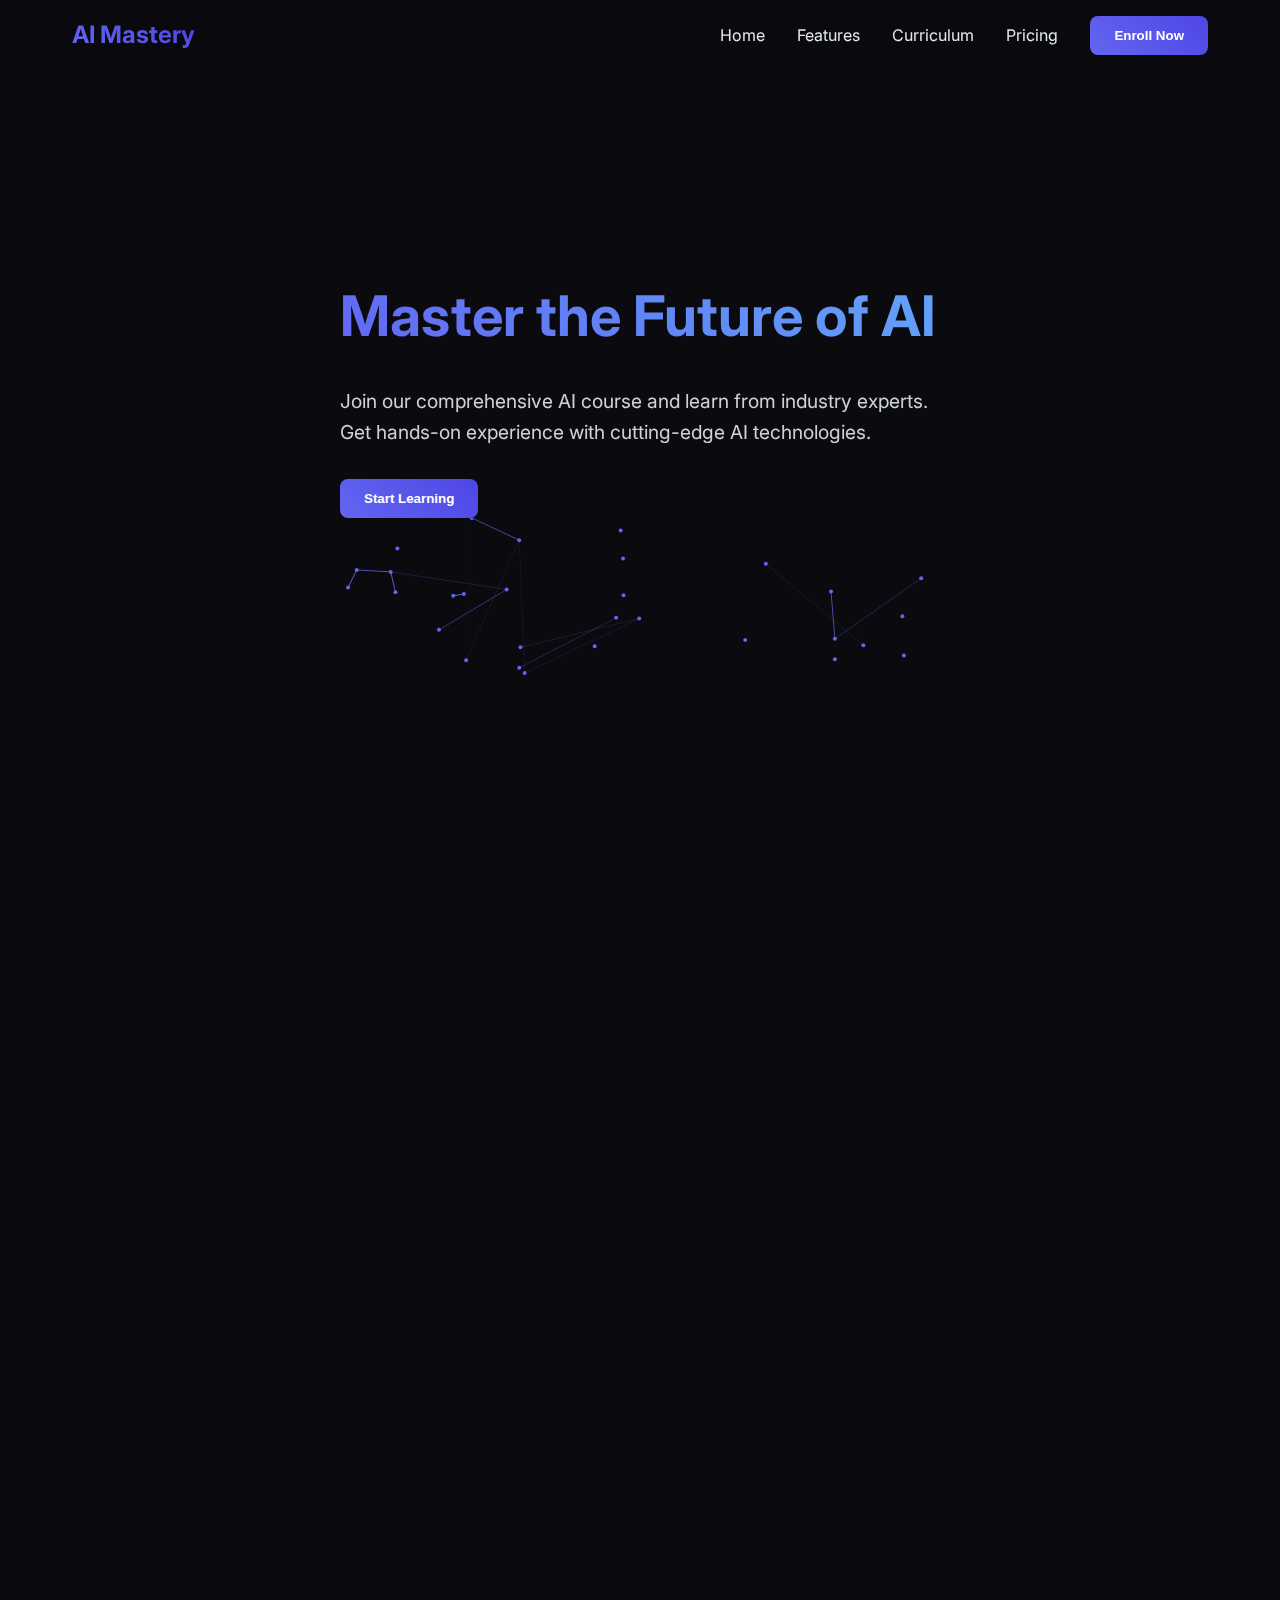
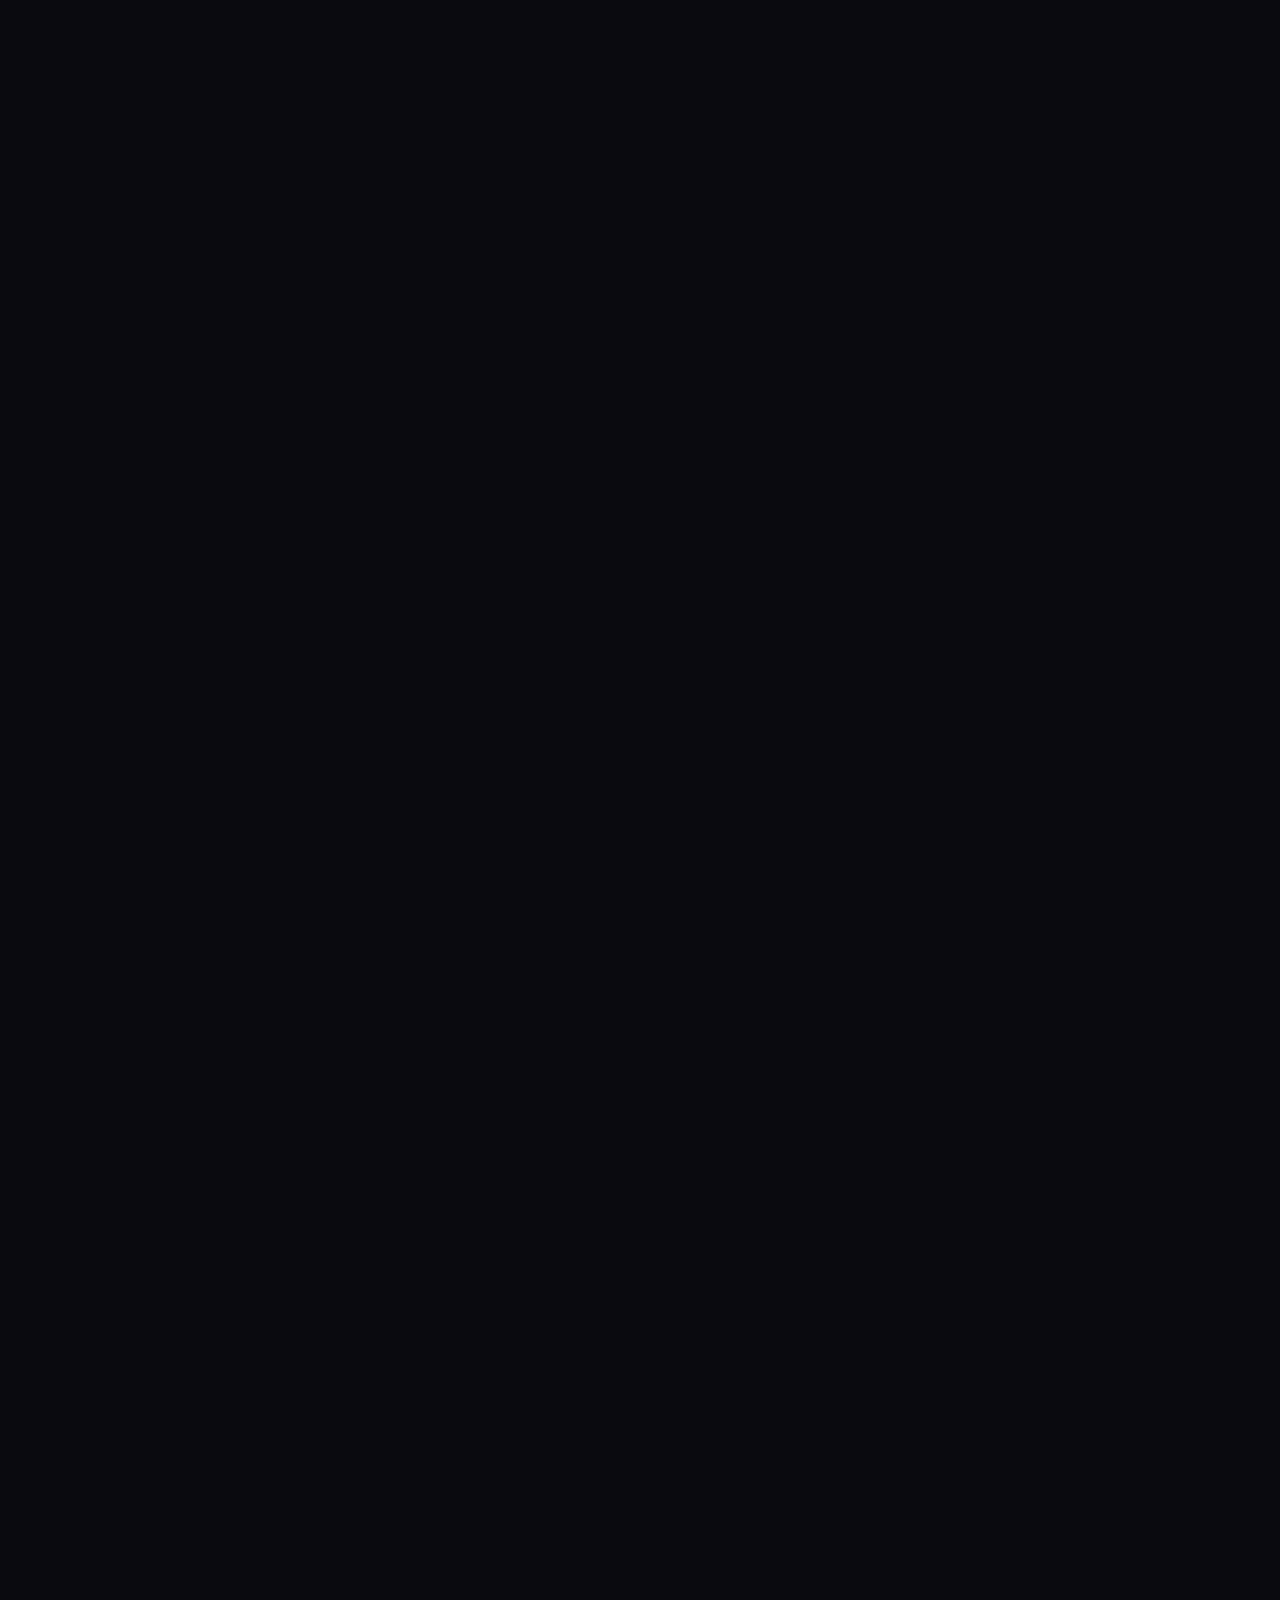
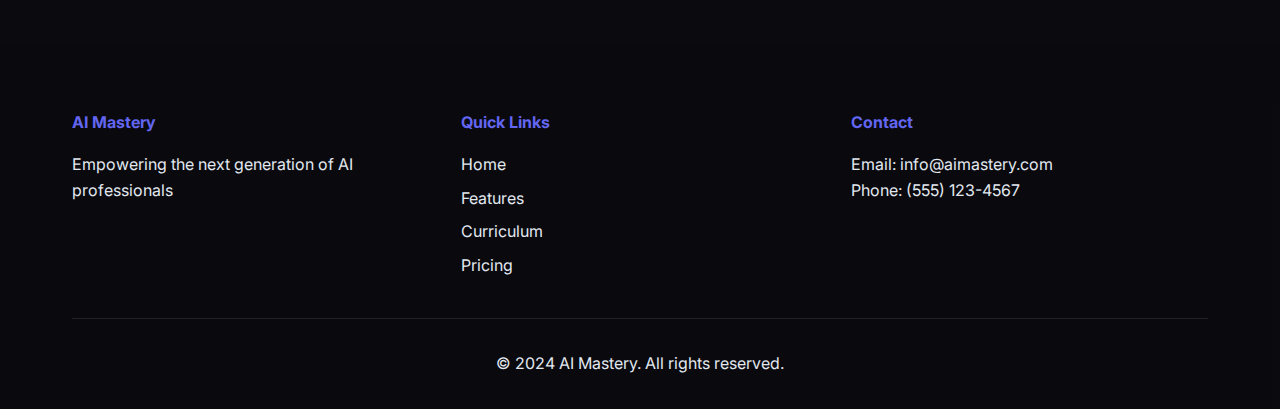
<file: trae.html>
<!DOCTYPE html>
<html lang="en">
<head>
    <meta charset="UTF-8">
    <meta name="viewport" content="width=device-width, initial-scale=1.0">
    <title>AI Mastery Course - Learn Artificial Intelligence</title>
    <link rel="stylesheet" href="styles.css">
    <link rel="preconnect" href="https://fonts.googleapis.com">
    <link rel="preconnect" href="https://fonts.gstatic.com" crossorigin>
    <link href="https://fonts.googleapis.com/css2?family=Inter:wght@400;500;600;700&display=swap" rel="stylesheet">
</head>
<body>
    <nav class="navbar">
        <div class="container">
            <div class="logo">AI Mastery</div>
            <div class="nav-links">
                <a href="#home">Home</a>
                <a href="#features">Features</a>
                <a href="#curriculum">Curriculum</a>
                <a href="#pricing">Pricing</a>
                <button class="cta-button">Enroll Now</button>
            </div>
        </div>
    </nav>

    <section id="home" class="hero">
        <div class="container">
            <div class="hero-content">
                <h1>Master the Future of AI</h1>
                <p>Join our comprehensive AI course and learn from industry experts. Get hands-on experience with cutting-edge AI technologies.</p>
                <button class="primary-button">Start Learning</button>
            </div>
            <div class="hero-animation">
                <div class="neural-network"></div>
            </div>
        </div>
    </section>

    <section id="features" class="features">
        <div class="container">
            <h2>Why Choose Our Course?</h2>
            <div class="features-grid">
                <div class="feature-card">
                    <div class="icon">🎯</div>
                    <h3>Expert-Led Training</h3>
                    <p>Learn from industry professionals with years of experience.</p>
                </div>
                <div class="feature-card">
                    <div class="icon">💻</div>
                    <h3>Hands-on Projects</h3>
                    <p>Build real-world AI applications from scratch.</p>
                </div>
                <div class="feature-card">
                    <div class="icon">🚀</div>
                    <h3>Career Support</h3>
                    <p>Get guidance for your AI career journey.</p>
                </div>
                <div class="feature-card">
                    <div class="icon">🌐</div>
                    <h3>Global Community</h3>
                    <p>Connect with AI enthusiasts worldwide.</p>
                </div>
            </div>
        </div>
    </section>

    <section id="curriculum" class="curriculum">
        <div class="container">
            <h2>Course Curriculum</h2>
            <div class="timeline">
                <div class="timeline-item">
                    <div class="module">Module 1</div>
                    <h3>Foundations of AI</h3>
                    <p>Introduction to AI concepts and mathematics</p>
                </div>
                <div class="timeline-item">
                    <div class="module">Module 2</div>
                    <h3>Machine Learning</h3>
                    <p>Deep dive into ML algorithms and applications</p>
                </div>
                <div class="timeline-item">
                    <div class="module">Module 3</div>
                    <h3>Neural Networks</h3>
                    <p>Understanding and implementing neural networks</p>
                </div>
                <div class="timeline-item">
                    <div class="module">Module 4</div>
                    <h3>Advanced AI Applications</h3>
                    <p>Real-world AI project implementation</p>
                </div>
            </div>
        </div>
    </section>

    <section id="pricing" class="pricing">
        <div class="container">
            <h2>Choose Your Plan</h2>
            <div class="pricing-grid">
                <div class="price-card">
                    <h3>Basic</h3>
                    <div class="price">$499</div>
                    <ul>
                        <li>Full Course Access</li>
                        <li>Community Support</li>
                        <li>Certificate</li>
                    </ul>
                    <button class="secondary-button">Select Plan</button>
                </div>
                <div class="price-card featured">
                    <h3>Pro</h3>
                    <div class="price">$799</div>
                    <ul>
                        <li>Everything in Basic</li>
                        <li>1-on-1 Mentoring</li>
                        <li>Career Guidance</li>
                        <li>Project Reviews</li>
                    </ul>
                    <button class="primary-button">Select Plan</button>
                </div>
                <div class="price-card">
                    <h3>Enterprise</h3>
                    <div class="price">Custom</div>
                    <ul>
                        <li>Everything in Pro</li>
                        <li>Custom Curriculum</li>
                        <li>Team Training</li>
                        <li>Priority Support</li>
                    </ul>
                    <button class="secondary-button">Contact Us</button>
                </div>
            </div>
        </div>
    </section>

    <footer class="footer">
        <div class="container">
            <div class="footer-content">
                <div class="footer-section">
                    <h4>AI Mastery</h4>
                    <p>Empowering the next generation of AI professionals</p>
                </div>
                <div class="footer-section">
                    <h4>Quick Links</h4>
                    <a href="#home">Home</a>
                    <a href="#features">Features</a>
                    <a href="#curriculum">Curriculum</a>
                    <a href="#pricing">Pricing</a>
                </div>
                <div class="footer-section">
                    <h4>Contact</h4>
                    <p>Email: info@aimastery.com</p>
                    <p>Phone: (555) 123-4567</p>
                </div>
            </div>
            <div class="footer-bottom">
                <p>&copy; 2024 AI Mastery. All rights reserved.</p>
            </div>
        </div>
    </footer>

    <script src="script.js"></script>
</body>
</html>
</file>
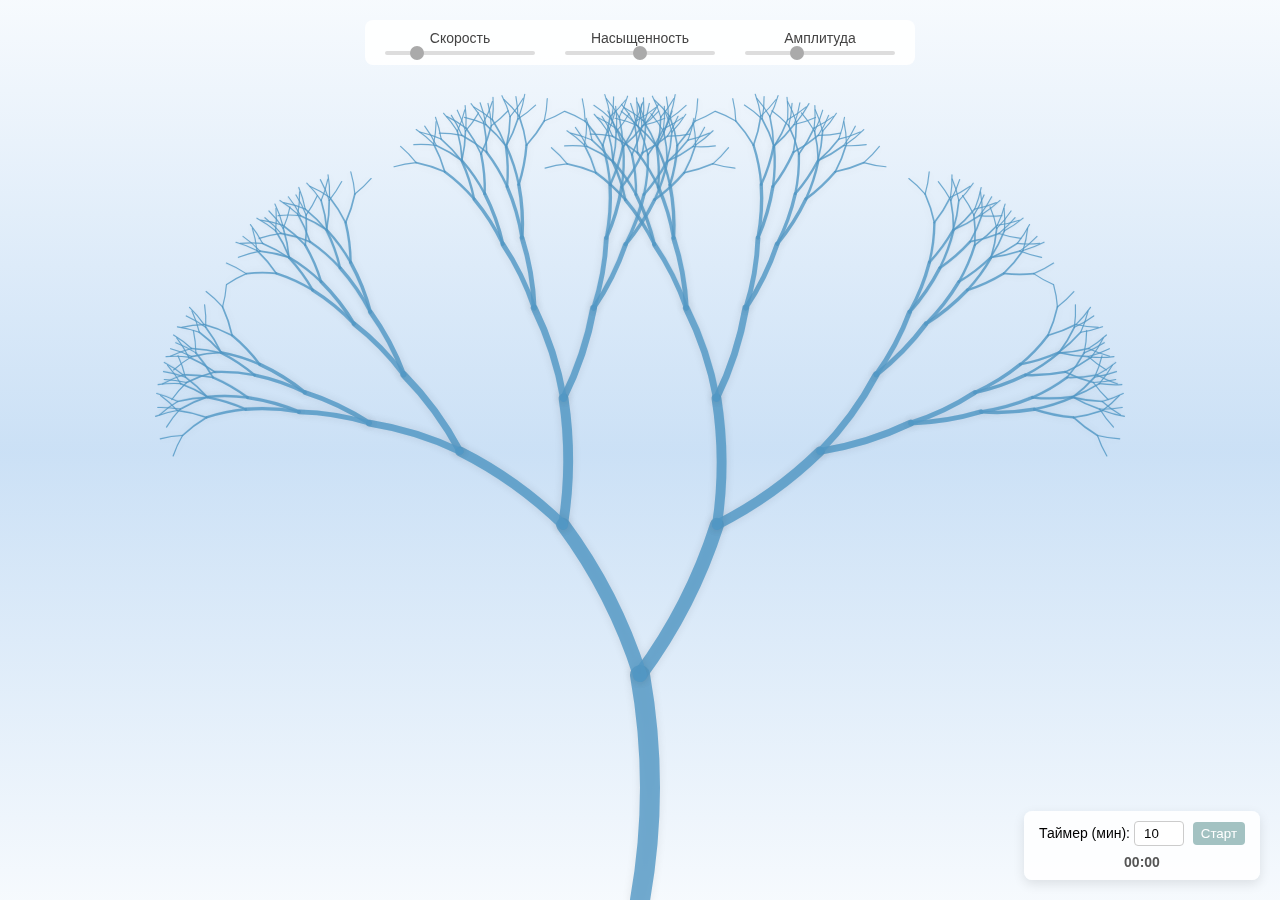
<file: zentrees.html>
<!DOCTYPE html>
<html lang="ru">
<head>
  <meta charset="UTF-8">
  <title>Дзен-фрактал</title>
  <style>
    /* Основные стили для утончённого минимализма */
    * {
      box-sizing: border-box;
      margin: 0;
      padding: 0;
    }
    body {
      font-family: 'Noto Sans', sans-serif;
      height: 100vh;
      overflow: hidden;
      position: relative;
    }
    /* Полотно занимает весь экран */
    canvas {
      display: block;
      width: 100%;
      height: 100%;
    }
    .controls {
      position: absolute;
      top: 20px;
      left: 50%;
      transform: translateX(-50%);
      display: flex;
      gap: 30px;
      background: rgba(255, 255, 255, 0.9);
      padding: 10px 20px;
      border-radius: 8px;
      font-size: 14px;
      z-index: 2;
    }
    .control {
      display: flex;
      flex-direction: column;
      align-items: center;
    }
    .control label {
      margin-bottom: 5px;
      color: #444;
    }
    input[type="range"] {
      -webkit-appearance: none;
      width: 150px;
      background: transparent;
    }
    input[type="range"]::-webkit-slider-runnable-track {
      height: 4px;
      background: #ddd;
      border-radius: 2px;
    }
    input[type="range"]::-webkit-slider-thumb {
      -webkit-appearance: none;
      width: 14px;
      height: 14px;
      background: #aaa;
      border-radius: 50%;
      margin-top: -5px;
      cursor: pointer;
    }
    /* Таймер в правом нижнем углу */
    #timerBox {
      position: absolute;
      bottom: 20px;
      right: 20px;
      background: rgba(255, 255, 255, 0.85);
      border-radius: 8px;
      padding: 10px 15px;
      font-size: 14px;
      box-shadow: 0 4px 12px rgba(0, 0, 0, 0.1);
      text-align: center;
      z-index: 2;
    }
    #timerBox input[type="number"] {
      width: 50px;
      padding: 4px;
      border: 1px solid #ccc;
      border-radius: 4px;
      text-align: center;
    }
    #timerBox button {
      margin-left: 5px;
      padding: 4px 8px;
      border: none;
      border-radius: 4px;
      background: #a3c2c2;
      color: #fff;
      cursor: pointer;
    }
    #timerDisplay {
      margin-top: 8px;
      font-weight: bold;
      color: #555;
    }
  </style>
</head>
<body>
  <!-- Панель управления -->
  <div class="controls">
    <div class="control">
      <label for="speedSlider">Скорость</label>
      <input type="range" id="speedSlider" min="0.1" max="5" step="0.1" value="1">
    </div>
    <div class="control">
      <label for="saturationSlider">Насыщенность</label>
      <input type="range" id="saturationSlider" min="0" max="100" step="1" value="50">
    </div>
    <div class="control">
      <label for="amplitudeSlider">Амплитуда</label>
      <input type="range" id="amplitudeSlider" min="0.5" max="2" step="0.1" value="1">
    </div>
  </div>

  <!-- Canvas для рисования -->
  <canvas id="fractalCanvas"></canvas>

  <!-- Таймер для медитативной практики -->
  <div id="timerBox">
    <div>
      <label for="timerInput">Таймер (мин):</label>
      <input type="number" id="timerInput" min="1" max="120" value="10">
      <button id="startTimer">Старт</button>
    </div>
    <div id="timerDisplay">00:00</div>
  </div>

  <script>
    const canvas = document.getElementById('fractalCanvas');
    const ctx = canvas.getContext('2d');

    let width = canvas.width = window.innerWidth;
    let height = canvas.height = window.innerHeight;

    window.addEventListener('resize', () => {
      width = canvas.width = window.innerWidth;
      height = canvas.height = window.innerHeight;
    });

    const speedSlider = document.getElementById('speedSlider');
    const saturationSlider = document.getElementById('saturationSlider');
    const amplitudeSlider = document.getElementById('amplitudeSlider');

    let angleOffset = 0;
    let lastTime = 0;
    let baseHue = 200;

    /**
     * Функция рисует фрактальную ветвь с массивным стволом.
     * Добавлена амплитуда для управления величиной колебаний ветвей.
     * @param {number} x Начальная координата X
     * @param {number} y Начальная координата Y
     * @param {number} length Длина ветви
     * @param {number} angle Угол поворота
     * @param {number} branchWidth Толщина ветви
     * @param {number} depth Глубина рекурсии
     */
    function drawFractal(x, y, length, angle, branchWidth, depth) {
      ctx.save();
      ctx.translate(x, y);
      ctx.rotate(angle);

      ctx.lineWidth = branchWidth;
      ctx.lineCap = 'round';
      ctx.shadowColor = 'rgba(0, 0, 0, 0.1)';
      ctx.shadowBlur = 10;

      ctx.beginPath();
      ctx.moveTo(0, 0);
      ctx.quadraticCurveTo(branchWidth, -length / 2, 0, -length);
      ctx.stroke();

      if (depth <= 0 || length < 10) {
        ctx.restore();
        return;
      }

      const newLength = length * 0.75;
      const newBranchWidth = branchWidth * 0.7;
      const amplitude = parseFloat(amplitudeSlider.value);
      const angleVariance = (0.3 + 0.2 * Math.sin(angleOffset + depth)) * amplitude;

      drawFractal(0, -length, newLength, angleVariance, newBranchWidth, depth - 1);
      drawFractal(0, -length, newLength, -angleVariance, newBranchWidth, depth - 1);

      ctx.restore();
    }

    /**
     * Функция для отрисовки анимированного градиентного фона,
     * напоминающего лёгкий туман, с более заметными переливами.
     */
    function drawFogBackground(time) {
      // Смещение для анимации
      const offset = Math.sin(time / 10000) * 50;
      // Создаем линейный градиент по вертикали с более выраженными переходами
      const gradient = ctx.createLinearGradient(0, 0 + offset, 0, height + offset);
      gradient.addColorStop(0, 'hsla(210, 70%, 98%, 1)');    // верх: очень светлый
      gradient.addColorStop(0.5, 'hsla(210, 70%, 88%, 0.8)');  // середина: чуть более тёмный, заметный переход
      gradient.addColorStop(1, 'hsla(210, 70%, 98%, 1)');      // низ: снова очень светлый
      ctx.fillStyle = gradient;
      ctx.fillRect(0, 0, width, height);
    }

    /**
     * Анимационный цикл: отрисовка фона и фрактального дерева.
     */
    function animate(timestamp) {
      if (!lastTime) lastTime = timestamp;
      const deltaTime = (timestamp - lastTime) / 1000;
      lastTime = timestamp;

      const speed = parseFloat(speedSlider.value);
      angleOffset += 0.5 * speed * deltaTime;

      // Рисуем анимированный фон-туман с более заметными переходами
      drawFogBackground(timestamp);

      const saturation = saturationSlider.value;
      baseHue = 200 + 20 * Math.sin(angleOffset / 2);
      ctx.strokeStyle = `hsla(${baseHue}, ${saturation}%, 55%, 0.8)`;

      // Рисуем дерево, начиная с нижней центральной точки экрана
      ctx.save();
      ctx.translate(width / 2, height);
      drawFractal(0, 0, height / 4, 0, 20, 8);
      ctx.restore();

      requestAnimationFrame(animate);
    }
    requestAnimationFrame(animate);

    // Таймер для медитативной практики
    const timerInput = document.getElementById('timerInput');
    const startTimerBtn = document.getElementById('startTimer');
    const timerDisplay = document.getElementById('timerDisplay');
    let timerInterval;
    let remainingSeconds = 0;

    function updateTimerDisplay() {
      const minutes = Math.floor(remainingSeconds / 60);
      const seconds = remainingSeconds % 60;
      timerDisplay.textContent = 
        String(minutes).padStart(2, '0') + ':' + String(seconds).padStart(2, '0');
    }

    function startTimer() {
      clearInterval(timerInterval);
      const minutes = parseInt(timerInput.value);
      if (isNaN(minutes) || minutes <= 0) return;
      remainingSeconds = minutes * 60;
      updateTimerDisplay();
      
      timerInterval = setInterval(() => {
        remainingSeconds--;
        if (remainingSeconds <= 0) {
          clearInterval(timerInterval);
          timerDisplay.textContent = "Время вышло";
          timerDisplay.style.color = "#a33";
        } else {
          updateTimerDisplay();
        }
      }, 1000);
    }

    startTimerBtn.addEventListener('click', startTimer);
  </script>
</body>
</html>
</file>
<file: applied_ai_styles.css>
/* Import Google Fonts */
@import url('https://fonts.googleapis.com/css2?family=Inter:wght@400;700&family=Manrope:wght@700;800&display=swap');

/* 1. Global Styles */
:root {
    /* Color Palette */
    --primary-color: #2B50AA; /* Muted Sapphire */
    --accent-color: #00A1FF; /* Bright Cyan */
    --background-color-dark: #0D1117; /* Near-black */
    --background-color-light: #161B22; /* Lighter Grey for cards/contrast */
    --text-color-primary: #F0F0F0; /* Off-white */
    --text-color-secondary: #A0A0A0; /* Dimmer grey */
    --border-color: #21262d; /* Slightly lighter than background-color-light */

    /* Typography */
    --font-family-headings: 'Manrope', sans-serif;
    --font-family-body: 'Inter', sans-serif;

    /* Responsive Font Sizes (Example) */
    --font-size-h1: clamp(2.5rem, 5vw + 1rem, 4.5rem);
    --font-size-h2: clamp(2rem, 4vw + 0.8rem, 3.5rem);
    --font-size-h3: clamp(1.75rem, 3vw + 0.7rem, 2.75rem);
    --font-size-body: clamp(1rem, 0.5vw + 0.9rem, 1.125rem);
}

*,
*::before,
*::after {
    box-sizing: border-box;
    margin: 0;
    padding: 0;
}

body {
    font-family: var(--font-family-body);
    font-size: var(--font-size-body);
    color: var(--text-color-primary);
    background-color: var(--background-color-dark);
    line-height: 1.6;
    -webkit-font-smoothing: antialiased;
    -moz-osx-font-smoothing: grayscale;
}

a {
    color: var(--accent-color);
    text-decoration: none;
    transition: color 0.3s ease;
}

a:hover,
a:focus {
    color: var(--primary-color);
}

img, picture, svg, video {
    display: block;
    max-width: 100%;
}

.container {
    width: 90%;
    max-width: 1200px;
    margin-left: auto;
    margin-right: auto;
    padding: 0 15px; /* Basic horizontal padding */
}

/* 2. Typography */
h1, h2, h3, h4, h5, h6 {
    font-family: var(--font-family-headings);
    font-weight: 700; /* Bold for headings */
    line-height: 1.2;
    margin-bottom: 0.75em; /* Space below headings */
    color: var(--text-color-primary);
}

h1 {
    font-size: var(--font-size-h1);
    font-weight: 800; /* Extra bold for H1 */
    margin-bottom: 0.5em;
    text-shadow: 0px 2px 4px rgba(0,0,0,0.3); /* Subtle text shadow for depth */
}

h2 {
    font-size: var(--font-size-h2);
    margin-bottom: 0.6em;
}

h3 {
    font-size: var(--font-size-h3);
}

p {
    margin-bottom: 1.25em; /* Space below paragraphs */
    color: var(--text-color-secondary); /* Slightly dimmer for body text for contrast */
}

/* Ensure main content text uses primary text color if not overridden */
main p, main li {
    color: var(--text-color-primary);
}

.sub-headline {
    font-size: clamp(1.1rem, 1vw + 0.9rem, 1.3rem);
    color: var(--text-color-secondary);
    max-width: 700px; /* Constrain hero paragraph width */
    margin-left: auto;
    margin-right: auto;
    margin-bottom: 1.5em;
}


/* 3. Layout */
section {
    padding: 80px 0; /* Generous padding for sections */
    border-bottom: 1px solid var(--border-color);
}

section:last-of-type {
    border-bottom: none;
}

/* 4. Navigation Bar */
header {
    position: sticky; /* Fixed/Sticky at the top */
    top: 0;
    left: 0;
    width: 100%;
    background-color: rgba(13, 17, 23, 0.85); /* Dark background, slightly transparent */
    backdrop-filter: blur(10px); /* Blur effect for supporting browsers */
    -webkit-backdrop-filter: blur(10px); /* Safari */
    z-index: 1000; /* Ensure it's above other content */
    padding: 15px 0;
    border-bottom: 1px solid var(--border-color);
}

header .container {
    display: flex;
    justify-content: space-between;
    align-items: center;
}

header h2 { /* Placeholder for Logo */
    font-size: 1.8rem;
    margin: 0;
    color: var(--text-color-primary);
}

header nav ul {
    list-style: none;
    display: flex;
    gap: 25px; /* Space between nav items */
}

header nav ul li a {
    font-weight: 500;
    font-size: 1rem;
    color: var(--text-color-primary);
    padding: 8px 12px;
    border-radius: 4px;
}

header nav ul li a:hover,
header nav ul li a.active {
    background-color: var(--primary-color);
    color: white; /* Ensure text is readable on primary color */
}

/* 5. Placeholders & Initial Section Styling */

#hero {
    min-height: 90vh; /* Increased height */
    display: flex; /* Using flex for centering content */
    flex-direction: column;
    justify-content: center; /* Center content vertically */
    align-items: center; /* Center content horizontally */
    text-align: center;
    background: linear-gradient(145deg, var(--primary-color) 0%, var(--background-color-dark) 60%); /* Adjusted gradient */
    padding-top: 100px; /* Adjusted padding, header is sticky */
    padding-bottom: 100px;
    position: relative; /* For canvas positioning */
    overflow: hidden; /* Ensure canvas doesn't spill out */
}

#hero .container {
    position: relative; /* To keep content above canvas */
    z-index: 2;
    display: flex;
    flex-direction: column;
    align-items: center;
}

#hero h1 { /* Already styled by global h1, but specific adjustments can go here */
    color: white; /* Brighter text for hero headline */
}

/* Sub-headline already styled with .sub-headline class */

/* CTA Button Styling */
.btn {
    padding: 12px 30px;
    font-family: var(--font-family-headings);
    font-size: 1.1rem;
    font-weight: 700;
    text-decoration: none;
    border: none;
    border-radius: 5px;
    cursor: pointer;
    transition: background-color 0.3s ease, transform 0.2s ease, box-shadow 0.3s ease;
    display: inline-block;
    margin-top: 1.5em; /* Space above the button */
}

.btn-primary {
    background-color: var(--accent-color);
    color: var(--background-color-dark); /* Dark text on bright button */
    box-shadow: 0 4px 15px rgba(0, 161, 255, 0.3);
}

.btn-primary:hover,
.btn-primary:focus {
    background-color: #0088cc; /* Darker shade of accent */
    transform: translateY(-2px);
    box-shadow: 0 6px 20px rgba(0, 161, 255, 0.4);
}

.btn-primary:active {
    transform: translateY(0);
    box-shadow: 0 3px 10px rgba(0, 161, 255, 0.3);
}


/* AI Visualization Canvas */
#aiVisualizationCanvas {
    position: absolute;
    top: 0;
    left: 0;
    width: 100%;
    height: 100%;
    z-index: 1; /* Behind the content */
    opacity: 0.3; /* Subtle effect */
}


/* Basic styling for other sections for delineation */
/* #value-prop, #features, #curriculum, #community, #instructors, #testimonials, #enroll, #faq {
    Padding already applied via general 'section' rule
} */

/* 6. Value Proposition Section */
#value-prop {
    background-color: var(--background-color-dark); /* Keep it consistent or slightly vary */
    text-align: center; /* Center align the text for a more persuasive feel */
}

#value-prop h2 {
    margin-bottom: 1em;
    color: var(--text-color-primary);
}

#value-prop p {
    font-size: clamp(1.05rem, 0.75vw + 0.9rem, 1.2rem); /* Slightly larger for emphasis */
    line-height: 1.7;
    color: var(--text-color-secondary);
    max-width: 800px; /* Readable line length */
    margin-left: auto;
    margin-right: auto;
    margin-bottom: 1.5em;
}

#value-prop p:last-of-type {
    margin-bottom: 0;
}

/* 7. Key Features Section */
#features {
    background-color: var(--background-color-dark); /* Or a slightly different shade if desired */
}

#features h2 {
    text-align: center;
    margin-bottom: 2em; /* More space before the cards */
    color: var(--text-color-primary);
}

.features-grid {
    display: grid;
    grid-template-columns: repeat(auto-fit, minmax(300px, 1fr)); /* Responsive grid */
    gap: 30px; /* Space between cards */
}

.feature-card {
    background-color: var(--background-color-light);
    padding: 30px;
    border-radius: 8px;
    border: 1px solid var(--border-color);
    transition: transform 0.3s ease, box-shadow 0.3s ease, border-color 0.3s ease;
    display: flex;
    flex-direction: column;
    align-items: flex-start; /* Align items to the start of the card */
}

.feature-card:hover {
    transform: translateY(-8px);
    box-shadow: 0 10px 20px rgba(0, 0, 0, 0.2);
    border-color: var(--accent-color);
}

.feature-icon {
    margin-bottom: 1.5rem; /* Space below icon */
    height: 50px; /* Ensure consistent height for icon area */
    display: flex;
    align-items: center;
}

.feature-icon .icon-placeholder {
    display: inline-flex; /* Use flex for centering text in placeholder */
    justify-content: center;
    align-items: center;
    width: 50px;
    height: 50px;
    background-color: var(--accent-color);
    color: var(--background-color-dark); /* Dark text on accent */
    font-size: 0.8rem;
    font-weight: bold;
    border-radius: 50%;
    text-align: center;
}

.feature-card h3 {
    font-size: 1.5rem; /* clamp(1.3rem, 2vw + 0.5rem, 1.6rem); */
    color: var(--text-color-primary);
    margin-bottom: 0.75rem;
}

.feature-card p {
    font-size: 0.95rem; /* clamp(0.9rem, 0.5vw + 0.7rem, 1rem); */
    color: var(--text-color-secondary);
    line-height: 1.6;
    margin-bottom: 0; /* Remove default paragraph margin if card is flex container */
    flex-grow: 1; /* Allows paragraph to take available space if needed */
}

/* 8. Curriculum Section */
#curriculum {
    background-color: var(--background-color-dark);
}

#curriculum h2 {
    text-align: center;
    margin-bottom: 2em;
}

.curriculum-accordion {
    max-width: 900px; /* Constrain width for better readability */
    margin: 0 auto;
}

.curriculum-module {
    background-color: var(--background-color-light);
    border: 1px solid var(--border-color);
    border-radius: 6px;
    margin-bottom: 15px;
    overflow: hidden; /* Important for max-height transition */
}

.curriculum-module:last-child {
    margin-bottom: 0;
}

.module-header {
    display: flex;
    justify-content: space-between;
    align-items: center;
    padding: 20px 25px;
    cursor: pointer;
    transition: background-color 0.2s ease;
}

.module-header:hover {
    background-color: rgba(255, 255, 255, 0.03); /* Subtle hover for header */
}

.module-header h3 {
    font-size: 1.3rem; /* clamp(1.2rem, 1.5vw + 0.8rem, 1.4rem); */
    margin-bottom: 0;
    color: var(--text-color-primary);
}

.module-toggle-icon {
    font-size: 1.8rem;
    font-weight: 300; /* Lighter weight for + / - */
    color: var(--accent-color);
    transition: transform 0.3s ease;
}

.module-content {
    max-height: 0;
    overflow: hidden;
    transition: max-height 0.4s ease-in-out, padding 0.3s ease-in-out; /* Smooth transition for opening/closing */
    padding: 0 25px; /* Horizontal padding only when closed, vertical added when open */
}

.curriculum-module.module-open .module-content {
    /* max-height should be set dynamically if content varies greatly,
       or to a sufficiently large value if content is somewhat consistent.
       For now, a large static value. JS can help here if needed. */
    max-height: 700px; /* Adjust as needed for your content length */
    padding: 20px 25px 25px; /* Add vertical padding when open */
}

.curriculum-module.module-open .module-toggle-icon {
    transform: rotate(45deg); /* Changes + to a stylised X or cross */
}

.module-content p {
    font-size: 0.95rem;
    color: var(--text-color-secondary);
    margin-bottom: 1.2em;
    line-height: 1.7;
}

.module-content h4 {
    font-size: 1.05rem;
    color: var(--text-color-primary);
    margin-bottom: 0.75em;
    font-weight: 700;
}

.module-content ul {
    list-style: none; /* Remove default bullets */
    padding-left: 0; /* Remove default padding */
    margin-bottom: 1em;
}

.module-content ul li {
    font-size: 0.95rem;
    color: var(--text-color-secondary);
    padding: 8px 0;
    padding-left: 25px; /* Space for custom bullet */
    position: relative;
    border-bottom: 1px dashed rgba(var(--border-color), 0.5);
}
.module-content ul li:last-child {
    border-bottom: none;
}

.module-content ul li::before {
    content: '✓'; /* Custom bullet */
    position: absolute;
    left: 0;
    top: 8px; /* Adjust vertical alignment */
    color: var(--accent-color);
    font-weight: bold;
}


/* --- Animation & Interaction Enhancements --- */

/* Base class for elements that will reveal on scroll */
.reveal-on-scroll {
    opacity: 0;
    transform: translateY(30px); /* Default: fade in up */
    transition: opacity 0.6s ease-out, transform 0.6s ease-out;
}

/* Specific animation types */
.fade-in-up { /* Can be the same as reveal-on-scroll or more specific if needed */
    opacity: 0;
    transform: translateY(40px);
    transition: opacity 0.7s ease-out, transform 0.7s ease-out;
}

.slide-in-left {
    opacity: 0;
    transform: translateX(-50px);
    transition: opacity 0.7s ease-out, transform 0.7s ease-out;
}

.slide-in-right {
    opacity: 0;
    transform: translateX(50px);
    transition: opacity 0.7s ease-out, transform 0.7s ease-out;
}

.scale-in {
    opacity: 0;
    transform: scale(0.9);
    transition: opacity 0.7s ease-out, transform 0.7s ease-out;
}

/* Initial states for specific components that will be animated by Intersection Observer */
/* These ensure they are hidden before JS adds .is-visible */
.feature-card,
.instructor-profile,
.testimonial-item,
#value-prop h2, #value-prop p, /* Specific elements can also get reveal-on-scroll */
#community .community-text, #community .community-visual-placeholder,
#curriculum h2,
#instructors h2,
#testimonials h2,
#enroll h2, #enroll .enroll-subtitle, #enroll .btn, #enroll .enroll-secondary-info,
#faq h2 {
    opacity: 0; /* Start hidden */
    /* Default to fade-in-up, can be overridden by adding slide-in etc. in HTML */
    transform: translateY(30px); 
    transition: opacity 0.6s ease-out, transform 0.6s ease-out, box-shadow 0.3s ease-out, border-color 0.3s ease-out;
}


/* Class added by Intersection Observer to trigger animation */
.is-visible {
    opacity: 1;
    transform: translateY(0) translateX(0) scale(1); /* Reset transforms */
}

/* Fallback for prefers-reduced-motion: just make it visible, no animation */
.is-visible-no-animation {
    opacity: 1;
    transform: none; /* Reset any transform */
}

/* Staggered animation delays will be applied inline by JS */


/* Refined Hover Effects & Microinteractions */
header nav ul li a {
    position: relative; /* For pseudo-element underline */
    padding: 10px 15px; /* Slightly more padding */
    border-radius: 4px;
    transition: color 0.3s ease, background-color 0.3s ease; /* Smooth transition */
}

header nav ul li a::after { /* Underline effect */
    content: '';
    position: absolute;
    width: 0;
    height: 2px;
    bottom: -2px; /* Position below the link */
    left: 50%;
    transform: translateX(-50%);
    background-color: var(--accent-color);
    transition: width 0.3s ease;
}

header nav ul li a:hover::after,
header nav ul li a.active::after {
    width: 70%; /* Underline width on hover/active */
}

header nav ul li a.active {
    color: var(--accent-color); /* More prominent active link */
    /* background-color: var(--primary-color); from previous styles, this is fine */
}

/* Ensure feature card hover is smooth (already good, but listed for completeness) */
.feature-card:hover {
    transform: translateY(-10px); /* Slightly more lift */
    box-shadow: 0 12px 25px rgba(0, 0, 0, 0.25);
    border-color: var(--accent-color);
}

/* Instructor profile hover (already good) */
.instructor-profile:hover {
    transform: translateY(-10px); /* Slightly more lift */
    box-shadow: 0 15px 30px rgba(0, 0, 0, 0.3);
}

/* Module header hover in accordion (already good) */
.module-header:hover {
    background-color: rgba(var(--accent-color-rgb, 0, 161, 255), 0.1); /* Use accent color with low opacity */
}

/* Add :root definition for --accent-color-rgb if not present */
:root {
    /* ... other variables ... */
    --accent-color-rgb: 0, 161, 255; /* Assuming --accent-color is #00A1FF */
    --primary-color-rgb: 43, 80, 170; /* Assuming --primary-color is #2B50AA */
}

/* Footer links hover */
footer a { /* Assuming links might be added to footer */
    transition: color 0.3s ease;
}
footer a:hover {
    color: var(--text-color-primary);
}


/* --- End of Animation & Interaction Enhancements --- */


/* 9. Community Section */
#community {
    background-color: var(--background-color-light); /* Slightly different background */
    padding: 100px 0; /* More padding for a spacious feel */
}

#community h2 { /* Already animated by general rule */
    text-align: center;
    margin-bottom: 1.5em;
}

.community-content-wrapper {
    display: grid;
    grid-template-columns: 1fr; /* Single column by default */
    gap: 40px;
    align-items: center;
}

@media (min-width: 768px) {
    .community-content-wrapper {
        grid-template-columns: 2fr 1fr; /* Two columns for text and visual */
        gap: 60px;
    }
    /* Specific animation for two-column layout if needed */
    .community-text.is-visible {
        /* Example: could slide in from left if it has a specific class */
    }
    .community-visual-placeholder.is-visible {
         /* Example: could slide in from right if it has a specific class */
    }
}

.community-text h3 {
    font-size: 1.5rem;
    color: var(--text-color-primary);
    margin-top: 1.5em;
    margin-bottom: 0.75em;
}

.community-text p {
    color: var(--text-color-secondary);
    font-size: 1.05rem;
    line-height: 1.7;
    margin-bottom: 1.2em;
}

.community-text ul {
    list-style: none;
    padding-left: 0;
}

.community-text ul li {
    font-size: 1rem;
    color: var(--text-color-secondary);
    padding: 10px 0 10px 30px;
    position: relative;
    border-bottom: 1px solid var(--border-color);
    /* Individual li items could also be animated if desired, by adding a class and observing */
}
.community-text ul li:last-child {
    border-bottom: none;
}

.community-text ul li::before {
    content: '🤝'; /* Emoji or other icon */
    position: absolute;
    left: 0;
    top: 50%;
    transform: translateY(-50%);
    font-size: 1.2rem;
    color: var(--accent-color);
}

.community-visual-placeholder {
    background-color: var(--background-color-dark);
    border: 2px dashed var(--border-color);
    border-radius: 8px;
    min-height: 300px;
    display: flex;
    justify-content: center;
    align-items: center;
    text-align: center;
}

.community-visual-placeholder p {
    color: var(--text-color-secondary);
    font-size: 1.2rem;
    margin-bottom: 0;
}


/* 10. Instructors Section */
#instructors {
    background-color: var(--background-color-dark);
}

#instructors h2 {
    text-align: center;
    margin-bottom: 2em;
}

.instructors-grid {
    display: grid;
    grid-template-columns: repeat(auto-fit, minmax(300px, 1fr));
    gap: 30px;
}

.instructor-profile {
    background-color: var(--background-color-light);
    border: 1px solid var(--border-color);
    border-radius: 8px;
    padding: 30px;
    text-align: center;
    transition: transform 0.3s ease, box-shadow 0.3s ease;
}

.instructor-profile:hover {
    transform: translateY(-8px);
    box-shadow: 0 12px 24px rgba(0, 0, 0, 0.25);
}

.instructor-image-placeholder {
    width: 130px;
    height: 130px;
    border-radius: 50%;
    background-color: var(--primary-color); /* Placeholder color */
    margin: 0 auto 20px;
    display: flex;
    justify-content: center;
    align-items: center;
    border: 3px solid var(--accent-color);
}

.instructor-image-placeholder span {
    color: white;
    font-weight: bold;
    font-size: 1.5rem;
}

.instructor-profile h3 {
    font-size: 1.6rem;
    color: var(--text-color-primary);
    margin-bottom: 0.25em;
}

.instructor-profile .instructor-title {
    font-size: 1rem;
    color: var(--accent-color);
    margin-bottom: 0.75em;
    font-weight: 500;
}

.instructor-profile .instructor-bio {
    font-size: 0.9rem;
    color: var(--text-color-secondary);
    line-height: 1.6;
    margin-bottom: 1.25em;
}

.instructor-links a {
    color: var(--text-color-secondary);
    text-decoration: underline;
    margin: 0 8px;
    font-size: 0.9rem;
    transition: color 0.2s ease;
}

.instructor-links a:hover {
    color: var(--accent-color);
}

/* 11. Testimonials Section */
#testimonials {
    background-color: var(--background-color-dark);
    padding: 80px 0;
}

#testimonials h2 {
    text-align: center;
    margin-bottom: 2em;
    color: var(--text-color-primary);
}

.testimonials-grid {
    display: grid;
    grid-template-columns: repeat(auto-fit, minmax(320px, 1fr));
    gap: 30px;
}

.testimonial-item {
    background-color: var(--background-color-light);
    border: 1px solid var(--border-color);
    border-radius: 8px;
    padding: 30px;
    display: flex;
    flex-direction: column;
    box-shadow: 0 5px 15px rgba(0,0,0,0.1);
}

.testimonial-header {
    display: flex;
    align-items: center;
    margin-bottom: 20px;
}

.testimonial-avatar-placeholder {
    width: 60px;
    height: 60px;
    border-radius: 50%;
    background-color: var(--primary-color);
    color: white;
    display: flex;
    justify-content: center;
    align-items: center;
    font-weight: bold;
    font-size: 1.2rem;
    margin-right: 20px;
    flex-shrink: 0; /* Prevent shrinking */
}

.testimonial-author {
    font-size: 1.1rem;
    font-weight: 700;
    color: var(--text-color-primary);
    margin-bottom: 0.1em;
}

.testimonial-role {
    font-size: 0.9rem;
    color: var(--accent-color);
    margin-bottom: 0;
}

.testimonial-item blockquote {
    margin: 0;
    padding: 0;
    flex-grow: 1; /* Ensure blockquote takes space to align footers if needed */
}

.testimonial-item blockquote p {
    font-size: 1rem; /* clamp(0.95rem, 1vw + 0.7rem, 1.05rem); */
    color: var(--text-color-secondary);
    line-height: 1.7;
    font-style: italic;
    position: relative;
    padding-left: 25px; /* Space for opening quote */
    margin-bottom: 0;
}

.testimonial-item blockquote p::before {
    content: '“';
    font-family: Georgia, serif; /* More traditional quote font */
    font-size: 3rem;
    color: var(--accent-color);
    position: absolute;
    left: -5px;
    top: -10px;
    opacity: 0.8;
}
/* Optional: if you want a closing quote, it's trickier with multi-line paragraphs
   and often omitted or done with JS. For simplicity, we'll stick to an opening quote. */


/* 12. Call to Action (Enrollment) Section */
#enroll {
    background: linear-gradient(135deg, var(--primary-color) 0%, var(--accent-color) 100%);
    padding: 100px 0;
    text-align: center;
}

#enroll h2 {
    font-size: var(--font-size-h1); /* Use H1 size for emphasis */
    color: white;
    margin-bottom: 0.5em;
    text-shadow: 0 2px 4px rgba(0,0,0,0.2);
}

#enroll .enroll-subtitle {
    font-size: 1.25rem; /* clamp(1.1rem, 1.5vw + 0.8rem, 1.3rem); */
    color: rgba(255, 255, 255, 0.9);
    max-width: 750px;
    margin: 0 auto 1.5em;
    line-height: 1.7;
}

.btn-large {
    padding: 18px 40px;
    font-size: 1.25rem; /* Larger font for the button text */
    letter-spacing: 0.5px;
}

/* Re-using .btn-primary styles, .btn-large just modifies padding and font-size */
/* If .btn-primary needs adjustments for this context, they can be made here */
#enroll .btn-primary {
    background-color: white; /* White button on gradient background */
    color: var(--primary-color); /* Text color from primary palette */
    box-shadow: 0 6px 20px rgba(0,0,0,0.2);
}

#enroll .btn-primary:hover,
#enroll .btn-primary:focus {
    background-color: #f0f0f0; /* Slightly off-white on hover */
    transform: translateY(-3px);
    box-shadow: 0 8px 25px rgba(0,0,0,0.25);
}

#enroll .btn-primary:active {
     transform: translateY(0);
    box-shadow: 0 4px 15px rgba(0,0,0,0.2);
}

.enroll-secondary-info {
    font-size: 0.95rem;
    color: rgba(255, 255, 255, 0.8);
    margin-top: 1.5em;
}

/* 13. FAQ Section */
#faq {
    background-color: var(--background-color-light); /* Or var(--background-color-dark) */
    padding: 80px 0;
}

#faq h2 { /* Already animated by general rule */
    text-align: center;
    margin-bottom: 2em;
}

.faq-accordion {
    max-width: 900px;
    margin: 0 auto;
}

.faq-item {
    background-color: var(--background-color-dark); /* Darker items on lighter section bg, or vice-versa */
    border: 1px solid var(--border-color);
    border-radius: 6px;
    margin-bottom: 15px;
    overflow: hidden;
}
.faq-item:last-child {
    margin-bottom: 0;
}

.faq-question-header {
    display: flex;
    justify-content: space-between;
    align-items: center;
    padding: 20px 25px;
    cursor: pointer;
    transition: background-color 0.2s ease;
}

.faq-question-header:hover {
    background-color: rgba(var(--accent-color-rgb), 0.05); /* Subtle accent hover */
}

.faq-question-header h4 {
    font-size: 1.15rem; /* clamp(1.1rem, 1.2vw + 0.7rem, 1.25rem); */
    margin-bottom: 0;
    color: var(--text-color-primary);
    font-weight: 600; /* Slightly less bold than module headers */
}

.faq-toggle-icon {
    font-size: 1.7rem;
    font-weight: 300;
    color: var(--accent-color);
    transition: transform 0.3s ease;
}

.faq-answer-content {
    max-height: 0;
    overflow: hidden;
    transition: max-height 0.4s ease-in-out, padding 0.3s ease-in-out;
    padding: 0 25px;
}

.faq-item.faq-open .faq-answer-content {
    max-height: 300px; /* Adjust as needed, JS will set this dynamically */
    padding: 5px 25px 25px; /* Add padding when open, smaller top padding */
}

.faq-item.faq-open .faq-toggle-icon {
    transform: rotate(45deg);
}

.faq-answer-content p {
    font-size: 0.95rem;
    color: var(--text-color-secondary);
    line-height: 1.7;
    margin-bottom: 0; /* Last element in content */
}


/* Footer Section */
footer {
    background-color: var(--background-color-dark);
    color: var(--text-color-secondary);
    padding: 60px 0 30px;
    border-top: 1px solid var(--border-color);
}

.footer-container {
    display: grid;
    grid-template-columns: repeat(auto-fit, minmax(250px, 1fr));
    gap: 40px;
    margin-bottom: 40px;
}

.footer-column h5 {
    font-family: var(--font-family-headings);
    font-size: 1.1rem;
    color: var(--text-color-primary);
    margin-bottom: 15px;
    font-weight: 700;
}

.footer-logo {
    font-family: var(--font-family-headings);
    font-size: 1.5rem;
    font-weight: 800;
    color: var(--text-color-primary);
    margin-bottom: 0.5em;
}

.footer-tagline {
    font-size: 0.9rem;
    line-height: 1.6;
    margin-bottom: 1.5em;
}

.social-media-links a {
    display: inline-flex; /* For alignment */
    justify-content: center;
    align-items: center;
    width: 40px;
    height: 40px;
    background-color: var(--background-color-light);
    color: var(--text-color-secondary);
    border-radius: 50%;
    margin-right: 10px;
    text-decoration: none;
    transition: background-color 0.3s ease, color 0.3s ease;
}

.social-media-links a:hover {
    background-color: var(--accent-color);
    color: white;
}

.social-media-links a span { /* For placeholder text */
    font-size: 0.8rem;
    font-weight: bold;
}

.footer-links ul {
    list-style: none;
    padding-left: 0;
}

.footer-links ul li {
    margin-bottom: 10px;
}

.footer-links ul li a,
.footer-contact p a {
    color: var(--text-color-secondary);
    text-decoration: none;
    transition: color 0.2s ease;
}

.footer-links ul li a:hover,
.footer-contact p a:hover {
    color: var(--accent-color);
    text-decoration: underline;
}

.footer-contact p {
    margin-bottom: 10px;
    font-size: 0.95rem;
}

.footer-copyright {
    text-align: center;
    padding-top: 30px;
    border-top: 1px solid var(--border-color);
    font-size: 0.85rem;
    color: var(--text-color-secondary);
}

.footer-copyright p {
    margin-bottom: 0;
}


/* Utility Classes (Optional but Recommended) */
.text-center {
    text-align: center;
}

.mb-0 { margin-bottom: 0; }
.mb-1 { margin-bottom: 0.25rem; }
.mb-2 { margin-bottom: 0.5rem; }
.mb-3 { margin-bottom: 1rem; }
.mb-4 { margin-bottom: 1.5rem; }
.mb-5 { margin-bottom: 3rem; }

/* Add more styles as components are developed */
</file>
<file: styles.css>
* {
    margin: 0;
    padding: 0;
    box-sizing: border-box;
}

:root {
    --primary-color: #6366f1;
    --secondary-color: #4f46e5;
    --background-color: #0a0a0f;
    --text-color: #e2e8f0;
    --card-background: rgba(255, 255, 255, 0.05);
    --transition: all 0.3s ease;
}

body {
    font-family: 'Inter', sans-serif;
    background: var(--background-color);
    color: var(--text-color);
    line-height: 1.6;
}

.container {
    max-width: 1200px;
    margin: 0 auto;
    padding: 0 2rem;
}

/* Navbar Styles */
.navbar {
    position: fixed;
    top: 0;
    left: 0;
    width: 100%;
    background: rgba(10, 10, 15, 0.95);
    backdrop-filter: blur(10px);
    z-index: 1000;
    padding: 1rem 0;
}

.navbar .container {
    display: flex;
    justify-content: space-between;
    align-items: center;
}

.logo {
    font-size: 1.5rem;
    font-weight: 700;
    background: linear-gradient(45deg, var(--primary-color), var(--secondary-color));
    -webkit-background-clip: text;
    background-clip: text;
    -webkit-text-fill-color: transparent;
}

.nav-links {
    display: flex;
    gap: 2rem;
    align-items: center;
}

.nav-links a {
    color: var(--text-color);
    text-decoration: none;
    transition: var(--transition);
}

.nav-links a:hover {
    color: var(--primary-color);
}

/* Button Styles */
.cta-button, .primary-button, .secondary-button {
    padding: 0.75rem 1.5rem;
    border-radius: 8px;
    border: none;
    font-weight: 600;
    cursor: pointer;
    transition: var(--transition);
}

.cta-button, .primary-button {
    background: linear-gradient(45deg, var(--primary-color), var(--secondary-color));
    color: white;
}

.secondary-button {
    background: transparent;
    border: 2px solid var(--primary-color);
    color: var(--text-color);
}

.cta-button:hover, .primary-button:hover {
    transform: translateY(-2px);
    box-shadow: 0 4px 20px rgba(99, 102, 241, 0.4);
}

.secondary-button:hover {
    background: var(--primary-color);
    color: white;
}

/* Hero Section */
.hero {
    padding: 8rem 0 4rem;
    min-height: 100vh;
    display: flex;
    align-items: center;
}

.hero-content {
    max-width: 600px;
}

.hero h1 {
    font-size: 3.5rem;
    margin-bottom: 1.5rem;
    background: linear-gradient(45deg, var(--primary-color), #60a5fa);
    -webkit-background-clip: text;
    background-clip: text;
    -webkit-text-fill-color: transparent;
}

.hero p {
    font-size: 1.2rem;
    margin-bottom: 2rem;
    opacity: 0.9;
}

/* Features Section */
.features {
    padding: 6rem 0;
}

.features h2 {
    text-align: center;
    font-size: 2.5rem;
    margin-bottom: 3rem;
}

.features-grid {
    display: grid;
    grid-template-columns: repeat(auto-fit, minmax(250px, 1fr));
    gap: 2rem;
}

.feature-card {
    background: var(--card-background);
    padding: 2rem;
    border-radius: 16px;
    backdrop-filter: blur(10px);
    border: 1px solid rgba(255, 255, 255, 0.1);
    transition: var(--transition);
}

.feature-card:hover {
    transform: translateY(-5px);
}

.feature-card .icon {
    font-size: 2rem;
    margin-bottom: 1rem;
}

.feature-card h3 {
    margin-bottom: 1rem;
    color: var(--primary-color);
}

/* Curriculum Section */
.curriculum {
    padding: 6rem 0;
    background: linear-gradient(rgba(10, 10, 15, 0.8), rgba(10, 10, 15, 0.8)),
                url('data:image/svg+xml,<svg viewBox="0 0 200 200" xmlns="http://www.w3.org/2000/svg"><path fill="%234f46e5" d="M45.3,-77.1C58.9,-69.8,70.3,-57.5,78.1,-43.2C85.9,-28.9,90.1,-12.5,88.7,3.2C87.3,18.9,80.2,33.9,70.6,46.7C61,59.4,48.9,69.8,34.8,75.7C20.7,81.7,4.6,83.1,-11.8,81.1C-28.2,79.1,-45,73.7,-58.9,63.7C-72.8,53.7,-83.9,39,-87.9,22.7C-91.9,6.4,-88.8,-11.5,-82.2,-27.5C-75.6,-43.5,-65.5,-57.7,-51.8,-64.9C-38.1,-72.2,-20.8,-72.5,-3.2,-67.7C14.3,-62.9,31.7,-84.4,45.3,-77.1Z" transform="translate(100 100)" /></svg>');
    background-attachment: fixed;
}

.timeline {
    display: grid;
    gap: 2rem;
}

.timeline-item {
    background: var(--card-background);
    padding: 2rem;
    border-radius: 16px;
    backdrop-filter: blur(10px);
    border: 1px solid rgba(255, 255, 255, 0.1);
    position: relative;
}

.module {
    display: inline-block;
    padding: 0.5rem 1rem;
    background: var(--primary-color);
    border-radius: 20px;
    font-size: 0.9rem;
    margin-bottom: 1rem;
}

/* Pricing Section */
.pricing {
    padding: 6rem 0;
}

.pricing h2 {
    text-align: center;
    font-size: 2.5rem;
    margin-bottom: 3rem;
}

.pricing-grid {
    display: grid;
    grid-template-columns: repeat(auto-fit, minmax(300px, 1fr));
    gap: 2rem;
}

.price-card {
    background: var(--card-background);
    padding: 3rem 2rem;
    border-radius: 16px;
    backdrop-filter: blur(10px);
    border: 1px solid rgba(255, 255, 255, 0.1);
    text-align: center;
    transition: var(--transition);
}

.price-card.featured {
    border: 2px solid var(--primary-color);
    transform: scale(1.05);
}

.price-card:hover {
    transform: translateY(-5px);
}

.price-card h3 {
    font-size: 1.5rem;
    margin-bottom: 1rem;
}

.price {
    font-size: 2.5rem;
    font-weight: 700;
    margin-bottom: 2rem;
    color: var(--primary-color);
}

.price-card ul {
    list-style: none;
    margin-bottom: 2rem;
}

.price-card li {
    margin-bottom: 0.5rem;
}

/* Footer */
.footer {
    background: rgba(10, 10, 15, 0.95);
    padding: 4rem 0 2rem;
}

.footer-content {
    display: grid;
    grid-template-columns: repeat(auto-fit, minmax(200px, 1fr));
    gap: 2rem;
    margin-bottom: 2rem;
}

.footer-section h4 {
    margin-bottom: 1rem;
    color: var(--primary-color);
}

.footer-section a {
    display: block;
    color: var(--text-color);
    text-decoration: none;
    margin-bottom: 0.5rem;
    transition: var(--transition);
}

.footer-section a:hover {
    color: var(--primary-color);
}

.footer-bottom {
    text-align: center;
    padding-top: 2rem;
    border-top: 1px solid rgba(255, 255, 255, 0.1);
}

/* Responsive Design */
@media (max-width: 768px) {
    .nav-links {
        display: none;
    }

    .hero h1 {
        font-size: 2.5rem;
    }

    .price-card.featured {
        transform: none;
    }
}
</file>
